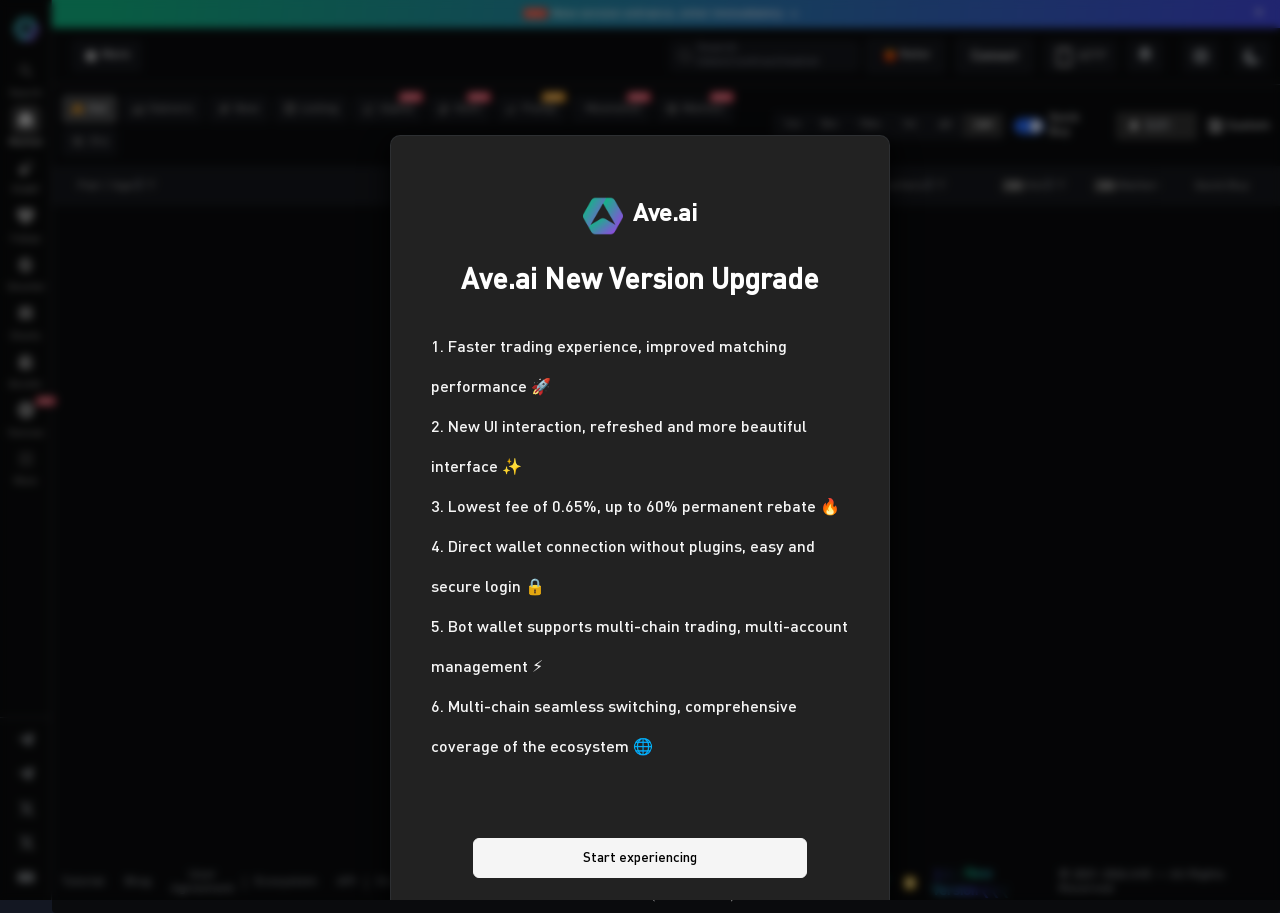
<file: index.html>
<!DOCTYPE html><html lang=""><head><meta charset="utf-8"><meta http-equiv="X-UA-Compatible" content="IE=edge"><meta name="viewport" content="width=device-width,initial-scale=1"><title>Ave.ai</title><meta name="title" content="Ave.ai"><meta name="description" content="Ave.ai is the most comprehensive on-chain crypto trading platform, integrating 130+ blockchains and 300+ DEXs for secure, professional, and fast trading. It empowers 7M+ users with advanced token analysis and seamless execution across its App, PC platform, and trading bots."><meta property="og:type" content="website"><meta property="og:url" content="https://ave.ai"><meta property="og:title" content="Ave.ai - The Ultimate Web3 Trading Platform"><meta property="og:description" content="Real-Time Blockchain Data, Price Alerts, Smart Money, KOL, Sniping, Copy-Trading and more."><meta property="og:image" content="https://ave.s3.ap-east-1.amazonaws.com/logo/tg-share.png"><meta property="og:image:width" content="1200"><meta property="og:image:height" content="600"><meta property="twitter:card" content="summary_large_image"><meta property="twitter:url" content="https://ave.ai"><meta property="twitter:title" content="Ave.ai - The Ultimate Web3 Trading Platform"><meta property="twitter:description" content="Real-Time Blockchain Data, Price Alerts, Smart Money, KOL, Sniping, Copy-Trading and more."><meta property="twitter:image" content="https://ave.s3.ap-east-1.amazonaws.com/logo/tg-share.png"><meta property="fb:app_id" content="1024585522541030"><!--[if IE]><link rel="icon" href="/favicon.ico" /><![endif]--><link rel="shortcut icon" href="/favicon.ico"><script async src="https://www.googletagmanager.com/gtag/js?id=G-LFKW8KRD0V"></script><script src="/vemachine.js?v=d56ec17d"></script><script>// let supportsDomain = ['ave-m-test-5.github.io']
      // console.log('----top-------',window.top)
      // console.log('----self------',window.self)
      // if (self === top ) {
      //   var antiClickjack = document.getElementById('antiClickjack')
      //   antiClickjack.parentNode.removeChild(antiClickjack)
      // } else {
      //   top.location = self.location
      // }
      function redirect() {
        // let domains = ['avedex.cc', 'ave.ai', 'opencw.online', 'opencc.club']
        // let isDomain = domains.some(i => location.hostname.includes(i))
        let isMobile = /mobile|phone|pad|pod|iPhone|iPod|ios|iPad|Android|Mobile|BlackBerry|IEMobile|MQQBrowser|JUC|Fennec|wOSBrowser|BrowserNG|WebOS|Symbian|Windows Phone/i.test(navigator.userAgent)
        let isUnRedirectDomains = /(opencc\.club)|(aveaidata\.com)|test|localhost/i.test(location.hostname)
        if (isMobile && location.protocol.includes('http') && !isUnRedirectDomains) {
            if(location.pathname == '/rank'){
              location.replace('https://airdrop.ave.ai')
            } else if(location.pathname == '/meme'){
              location.replace('https://meme_team.ave.ai')
            } else if(location.origin?.includes('old.avesp.xyz')){
              const newUrl = location.href.replace('old.avesp.xyz', 'm.avesp.xyz')
              location.replace(newUrl)
            } else {
              location.replace(location.protocol + '//m.' + location.host + location.pathname + location.search)
            }
        }
      }
      redirect()
      function addScriptJs() {
        let d = (JSON.parse(localStorage.ave_globalConfig || '{}').token_logo_url || 'https://www.iconaves.com/')
        let script = document.createElement('script')
        script.type = 'text/javascript'
        script.src = d + `charting_library/charting_library.standalone.js`
        document.getElementsByTagName('head')[0].appendChild(script)
      }
      addScriptJs()

      function addAliyunCaptchaJs() {
        window.AliyunCaptchaConfig = {
          // 必填，验证码示例所属地区，支持中国内地（cn）、新加坡（sgp）
          region: 'sgp',
          // 必填，身份标。开通阿里云验证码2.0后，您可以在控制台概览页面的实例基本信息卡片区域，获取身份标
          prefix: '8t45yce',
        }
        new Promise((resolve, reject) => {
          const script = document.createElement('script')
          script.src = 'https://o.alicdn.com/captcha-frontend/aliyunCaptcha/AliyunCaptcha.js'
          script.async = true
          script.onload = resolve
          script.onerror = reject
          document.head.appendChild(script)
        }).then(() => {
          window.dispatchEvent(new Event('aliyunCaptcha:ready'))
        })
      }

      addAliyunCaptchaJs()</script><link href="/static/css/ApiKey-f71cff67.f6a6a6fc.css" rel="prefetch"><link href="/static/css/Balance-31ecd969.b76c4757.css" rel="prefetch"><link href="/static/css/Chart-31ecd969.776f1580.css" rel="prefetch"><link href="/static/css/Check-31ecd969.3c0e2660.css" rel="prefetch"><link href="/static/css/Download-31ecd969.e24fd96c.css" rel="prefetch"><link href="/static/css/Fav-31ecd969.e01e4187.css" rel="prefetch"><link href="/static/css/Index-f71cff67.8246c96a.css" rel="prefetch"><link href="/static/css/Kline-21833f8f.97839d3f.css" rel="prefetch"><link href="/static/css/MEME-f71cff67.f97c075b.css" rel="prefetch"><link href="/static/css/OfficialVerification-f71cff67.b5f4f597.css" rel="prefetch"><link href="/static/css/Pump-f71cff67.72508086.css" rel="prefetch"><link href="/static/css/Rank-f71cff67.cad4feda.css" rel="prefetch"><link href="/static/css/Referral-f71cff67.4e77667e.css" rel="prefetch"><link href="/static/css/Safe-f71cff67.4823eee5.css" rel="prefetch"><link href="/static/css/Smart-f71cff67.2b441ab1.css" rel="prefetch"><link href="/static/css/Token-31ecd969.067cce8a.css" rel="prefetch"><link href="/static/css/Token-c31ac898.98318cc0.css" rel="prefetch"><link href="/static/css/Token-ca272850.5e959dca.css" rel="prefetch"><link href="/static/css/chunk-12f71fd7.d3bf5ae3.css" rel="prefetch"><link href="/static/css/chunk-313e67f0.9e0c891a.css" rel="prefetch"><link href="/static/css/default-Chart-Kline-Token-f94efba7.b15e7b6a.css" rel="prefetch"><link href="/static/css/default-Index-Pump-Smart-Token-1f80e606.f6d1f37b.css" rel="prefetch"><link href="/static/js/ApiKey-f71cff67.c85e5f6a.js" rel="prefetch"><link href="/static/js/Balance-31ecd969.6660013f.js" rel="prefetch"><link href="/static/js/Chart-31ecd969.44b52997.js" rel="prefetch"><link href="/static/js/Check-31ecd969.5e6bc9f8.js" rel="prefetch"><link href="/static/js/Download-31ecd969.2cb565da.js" rel="prefetch"><link href="/static/js/Fav-31ecd969.f280db9c.js" rel="prefetch"><link href="/static/js/Index-f71cff67.9a3b703b.js" rel="prefetch"><link href="/static/js/Kline-21833f8f.5fa5101f.js" rel="prefetch"><link href="/static/js/Lost-2a317ca3.9a3302a0.js" rel="prefetch"><link href="/static/js/MEME-f71cff67.63f9a0d5.js" rel="prefetch"><link href="/static/js/OfficialVerification-f71cff67.2a049fa7.js" rel="prefetch"><link href="/static/js/Pump-f71cff67.2f54a5a6.js" rel="prefetch"><link href="/static/js/Rank-f71cff67.acf4bb70.js" rel="prefetch"><link href="/static/js/Referral-f71cff67.efd759a2.js" rel="prefetch"><link href="/static/js/Safe-f71cff67.4d9c3e91.js" rel="prefetch"><link href="/static/js/Smart-f71cff67.414d3f3a.js" rel="prefetch"><link href="/static/js/Token-31ecd969.b15c4ac9.js" rel="prefetch"><link href="/static/js/Token-a733f060.440c2647.js" rel="prefetch"><link href="/static/js/Token-c31ac898.9939ad12.js" rel="prefetch"><link href="/static/js/Token-ca272850.ccf22284.js" rel="prefetch"><link href="/static/js/chunk-12f71fd7.078eb2d9.js" rel="prefetch"><link href="/static/js/chunk-2d0cc9a7.c0bc3913.js" rel="prefetch"><link href="/static/js/chunk-313e67f0.e0b3c93c.js" rel="prefetch"><link href="/static/js/chunk-6cbceefd.85ee61a6.js" rel="prefetch"><link href="/static/js/chunk-74b7f1fb.74ce1070.js" rel="prefetch"><link href="/static/js/chunk-9b2b69e2.b11461de.js" rel="prefetch"><link href="/static/js/chunk-edfaba38.a5cd6154.js" rel="prefetch"><link href="/static/js/default-Chart-Index-b811f808.7ee80feb.js" rel="prefetch"><link href="/static/js/default-Chart-Kline-Token-f94efba7.83445609.js" rel="prefetch"><link href="/static/js/default-Fav-Index-Smart-496b6970.b0edd041.js" rel="prefetch"><link href="/static/js/default-Fav-MEME-Smart-31ecd969.2071f14b.js" rel="prefetch"><link href="/static/js/default-Fav-Smart-1dd7a80e.852c26ea.js" rel="prefetch"><link href="/static/js/default-Index-Pump-Smart-Token-1f80e606.7cf4d443.js" rel="prefetch"><link href="/static/js/vendors-Index-Pump-Smart-Token-25cb2edc.31797273.js" rel="prefetch"><link href="/static/css/app-06837ae4.83f17b7a.css" rel="preload" as="style"><link href="/static/css/app-3d9b8e9e.a345cc62.css" rel="preload" as="style"><link href="/static/css/app-cfbf0a2e.84827f6a.css" rel="preload" as="style"><link href="/static/css/app-ec8c427e.b6ea28e1.css" rel="preload" as="style"><link href="/static/css/app-f71cff67.33d72372.css" rel="preload" as="style"><link href="/static/js/app-06837ae4.9d2234b6.js" rel="preload" as="script"><link href="/static/js/app-0b7a60cc.bbd5a102.js" rel="preload" as="script"><link href="/static/js/app-167fad9f.4e9cbb28.js" rel="preload" as="script"><link href="/static/js/app-16d3814e.a69a63ac.js" rel="preload" as="script"><link href="/static/js/app-1c3a2c3f.e8e5c4f2.js" rel="preload" as="script"><link href="/static/js/app-1f20a385.7f1bb8f6.js" rel="preload" as="script"><link href="/static/js/app-203e0718.4dd9b310.js" rel="preload" as="script"><link href="/static/js/app-2a42e354.2ffeaec7.js" rel="preload" as="script"><link href="/static/js/app-33c8e8fb.51b4e53e.js" rel="preload" as="script"><link href="/static/js/app-33e35537.6e52009a.js" rel="preload" as="script"><link href="/static/js/app-3d9b8e9e.833495f5.js" rel="preload" as="script"><link href="/static/js/app-41a6ab2c.5876c0a2.js" rel="preload" as="script"><link href="/static/js/app-4939e289.46a368bb.js" rel="preload" as="script"><link href="/static/js/app-5866a18b.185aba30.js" rel="preload" as="script"><link href="/static/js/app-60b88c48.170f7d32.js" rel="preload" as="script"><link href="/static/js/app-6484b8ce.3e8ced4d.js" rel="preload" as="script"><link href="/static/js/app-72f93981.a99af60a.js" rel="preload" as="script"><link href="/static/js/app-748942c6.d02a2d73.js" rel="preload" as="script"><link href="/static/js/app-84f69768.570b5833.js" rel="preload" as="script"><link href="/static/js/app-9187ef67.09d52418.js" rel="preload" as="script"><link href="/static/js/app-9af05477.d6e84521.js" rel="preload" as="script"><link href="/static/js/app-9ff03e93.a7ebe686.js" rel="preload" as="script"><link href="/static/js/app-a97bfcba.ef21e82b.js" rel="preload" as="script"><link href="/static/js/app-aeb57120.7589cca9.js" rel="preload" as="script"><link href="/static/js/app-b5906859.0db48fc9.js" rel="preload" as="script"><link href="/static/js/app-cfbf0a2e.037c4fba.js" rel="preload" as="script"><link href="/static/js/app-db300d2f.0b96005f.js" rel="preload" as="script"><link href="/static/js/app-ec8c427e.ebf14cf0.js" rel="preload" as="script"><link href="/static/js/app-f71cff67.64148dca.js" rel="preload" as="script"><link href="/static/js/app-f9ca8911.000011ae.js" rel="preload" as="script"><link href="/static/js/runtime.cb8c0b89.js" rel="preload" as="script"><link href="/static/css/app-ec8c427e.b6ea28e1.css" rel="stylesheet"><link href="/static/css/app-cfbf0a2e.84827f6a.css" rel="stylesheet"><link href="/static/css/app-06837ae4.83f17b7a.css" rel="stylesheet"><link href="/static/css/app-f71cff67.33d72372.css" rel="stylesheet"><link href="/static/css/app-3d9b8e9e.a345cc62.css" rel="stylesheet"><link rel="icon" type="image/png" sizes="32x32" href="/img/icons/favicon-32x32.png"><link rel="icon" type="image/png" sizes="16x16" href="/img/icons/favicon-16x16.png"><link rel="manifest" href="/manifest.json"><meta name="theme-color" content="#131722"><meta name="apple-mobile-web-app-capable" content="yes"><meta name="apple-mobile-web-app-status-bar-style" content="default"><meta name="apple-mobile-web-app-title" content="Ave"><link rel="apple-touch-icon" href="/img/icons/apple-touch-icon-152x152.png"><link rel="mask-icon" href="/img/icons/safari-pinned-tab.svg" color="#131722"><meta name="msapplication-TileImage" content="/img/icons/msapplication-icon-144x144.png"><meta name="msapplication-TileColor" content="#000000"></head><body><noscript><strong>We're sorry but avedex doesn't work properly without JavaScript enabled. Please enable it to continue.</strong></noscript><div id="app"></div><script>window.dataLayer = window.dataLayer || [];
      function gtag(){dataLayer.push(arguments);}
      gtag('js', new Date());

      gtag('config', 'G-LFKW8KRD0V');
      // //添加红包雨
      // ;(function () {
      //   var script = document.createElement('script')
      //   script.onload = function () {
      //     MapleRedPacketSDK.initMapleRedPacket({
      //       platform: "ave"
      //     }).renderToBody()
      //   }
      //   script.defer = true
      //   script.src = 'https://unpkg.com/@maple-tech/red-packet-sdk/dist/index.iife.js'
      //   document.body.appendChild(script)
      // })()</script><script src="/static/js/runtime.cb8c0b89.js"></script><script src="/static/js/app-748942c6.d02a2d73.js"></script><script src="/static/js/app-60b88c48.170f7d32.js"></script><script src="/static/js/app-41a6ab2c.5876c0a2.js"></script><script src="/static/js/app-9af05477.d6e84521.js"></script><script src="/static/js/app-84f69768.570b5833.js"></script><script src="/static/js/app-9ff03e93.a7ebe686.js"></script><script src="/static/js/app-167fad9f.4e9cbb28.js"></script><script src="/static/js/app-2a42e354.2ffeaec7.js"></script><script src="/static/js/app-b5906859.0db48fc9.js"></script><script src="/static/js/app-72f93981.a99af60a.js"></script><script src="/static/js/app-33c8e8fb.51b4e53e.js"></script><script src="/static/js/app-db300d2f.0b96005f.js"></script><script src="/static/js/app-9187ef67.09d52418.js"></script><script src="/static/js/app-4939e289.46a368bb.js"></script><script src="/static/js/app-16d3814e.a69a63ac.js"></script><script src="/static/js/app-aeb57120.7589cca9.js"></script><script src="/static/js/app-6484b8ce.3e8ced4d.js"></script><script src="/static/js/app-0b7a60cc.bbd5a102.js"></script><script src="/static/js/app-203e0718.4dd9b310.js"></script><script src="/static/js/app-1f20a385.7f1bb8f6.js"></script><script src="/static/js/app-5866a18b.185aba30.js"></script><script src="/static/js/app-f9ca8911.000011ae.js"></script><script src="/static/js/app-ec8c427e.ebf14cf0.js"></script><script src="/static/js/app-1c3a2c3f.e8e5c4f2.js"></script><script src="/static/js/app-cfbf0a2e.037c4fba.js"></script><script src="/static/js/app-33e35537.6e52009a.js"></script><script src="/static/js/app-06837ae4.9d2234b6.js"></script><script src="/static/js/app-f71cff67.64148dca.js"></script><script src="/static/js/app-a97bfcba.ef21e82b.js"></script><script src="/static/js/app-3d9b8e9e.833495f5.js"></script></body></html>
</file>
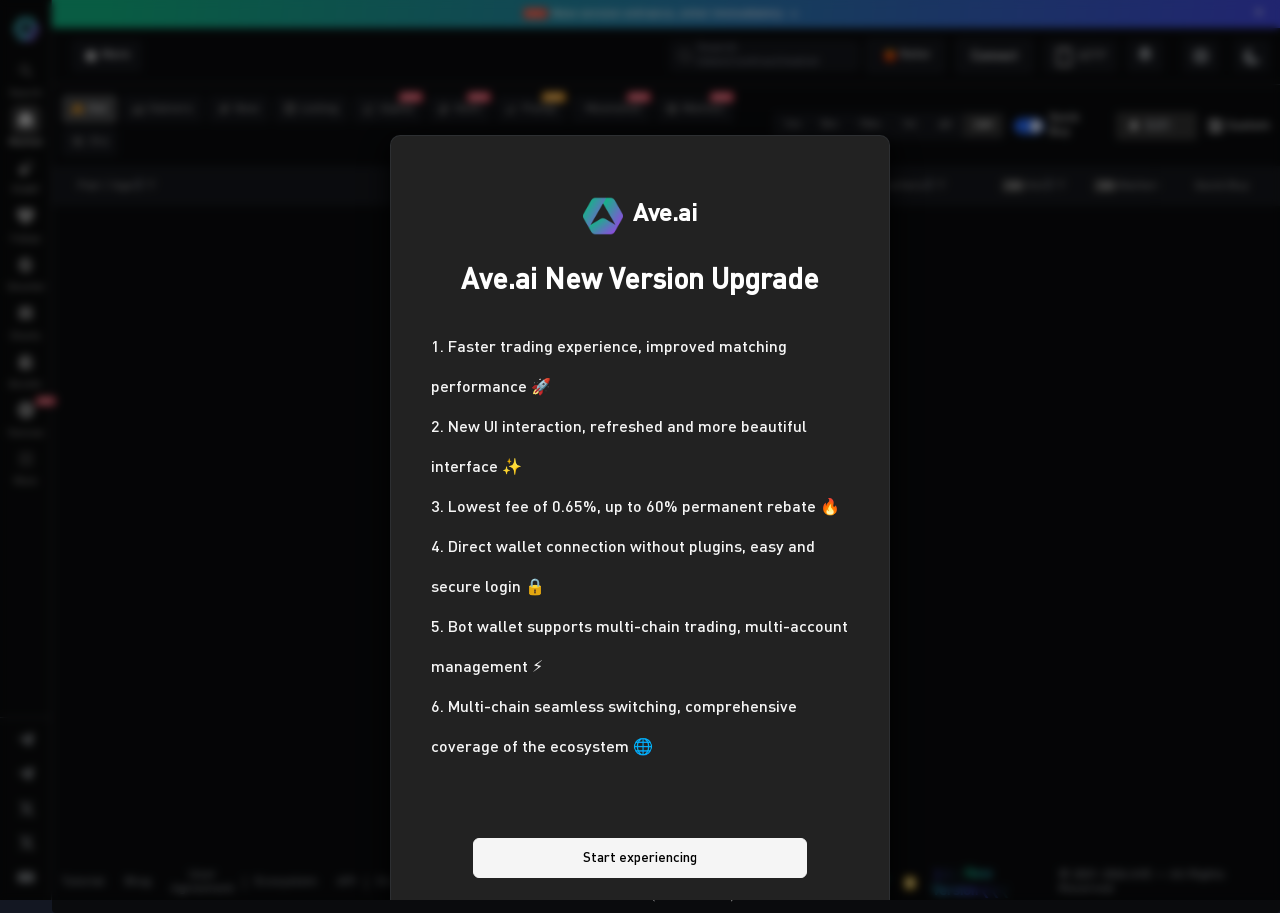
<file: chart/index.html>
<!DOCTYPE html><html lang=""><head><meta charset="utf-8"><meta http-equiv="X-UA-Compatible" content="IE=edge"><meta name="viewport" content="width=device-width,initial-scale=1"><title>Chart | Ave.ai</title><meta name="title" content="Ave.ai"><meta name="description" content="Ave.ai is the most comprehensive on-chain crypto trading platform, integrating 130+ blockchains and 300+ DEXs for secure, professional, and fast trading. It empowers 7M+ users with advanced token analysis and seamless execution across its App, PC platform, and trading bots."><meta property="og:type" content="website"><meta property="og:url" content="https://ave.ai"><meta property="og:title" content="Ave.ai - The Ultimate Web3 Trading Platform"><meta property="og:description" content="Real-Time Blockchain Data, Price Alerts, Smart Money, KOL, Sniping, Copy-Trading and more."><meta property="og:image" content="https://ave.s3.ap-east-1.amazonaws.com/logo/tg-share.png"><meta property="og:image:width" content="1200"><meta property="og:image:height" content="600"><meta property="twitter:card" content="summary_large_image"><meta property="twitter:url" content="https://ave.ai"><meta property="twitter:title" content="Ave.ai - The Ultimate Web3 Trading Platform"><meta property="twitter:description" content="Real-Time Blockchain Data, Price Alerts, Smart Money, KOL, Sniping, Copy-Trading and more."><meta property="twitter:image" content="https://ave.s3.ap-east-1.amazonaws.com/logo/tg-share.png"><meta property="fb:app_id" content="1024585522541030"><!--[if IE]><link rel="icon" href="/favicon.ico" /><![endif]--><link rel="shortcut icon" href="/favicon.ico"><script async src="https://www.googletagmanager.com/gtag/js?id=G-LFKW8KRD0V"></script><script src="/vemachine.js?v=d56ec17d"></script><script>// let supportsDomain = ['ave-m-test-5.github.io']
      // console.log('----top-------',window.top)
      // console.log('----self------',window.self)
      // if (self === top ) {
      //   var antiClickjack = document.getElementById('antiClickjack')
      //   antiClickjack.parentNode.removeChild(antiClickjack)
      // } else {
      //   top.location = self.location
      // }
      function redirect() {
        // let domains = ['avedex.cc', 'ave.ai', 'opencw.online', 'opencc.club']
        // let isDomain = domains.some(i => location.hostname.includes(i))
        let isMobile = /mobile|phone|pad|pod|iPhone|iPod|ios|iPad|Android|Mobile|BlackBerry|IEMobile|MQQBrowser|JUC|Fennec|wOSBrowser|BrowserNG|WebOS|Symbian|Windows Phone/i.test(navigator.userAgent)
        let isUnRedirectDomains = /(opencc\.club)|(aveaidata\.com)|test|localhost/i.test(location.hostname)
        if (isMobile && location.protocol.includes('http') && !isUnRedirectDomains) {
            if(location.pathname == '/rank'){
              location.replace('https://airdrop.ave.ai')
            } else if(location.pathname == '/meme'){
              location.replace('https://meme_team.ave.ai')
            } else if(location.origin?.includes('old.avesp.xyz')){
              const newUrl = location.href.replace('old.avesp.xyz', 'm.avesp.xyz')
              location.replace(newUrl)
            } else {
              location.replace(location.protocol + '//m.' + location.host + location.pathname + location.search)
            }
        }
      }
      redirect()
      function addScriptJs() {
        let d = (JSON.parse(localStorage.ave_globalConfig || '{}').token_logo_url || 'https://www.iconaves.com/')
        let script = document.createElement('script')
        script.type = 'text/javascript'
        script.src = d + `charting_library/charting_library.standalone.js`
        document.getElementsByTagName('head')[0].appendChild(script)
      }
      addScriptJs()

      function addAliyunCaptchaJs() {
        window.AliyunCaptchaConfig = {
          // 必填，验证码示例所属地区，支持中国内地（cn）、新加坡（sgp）
          region: 'sgp',
          // 必填，身份标。开通阿里云验证码2.0后，您可以在控制台概览页面的实例基本信息卡片区域，获取身份标
          prefix: '8t45yce',
        }
        new Promise((resolve, reject) => {
          const script = document.createElement('script')
          script.src = 'https://o.alicdn.com/captcha-frontend/aliyunCaptcha/AliyunCaptcha.js'
          script.async = true
          script.onload = resolve
          script.onerror = reject
          document.head.appendChild(script)
        }).then(() => {
          window.dispatchEvent(new Event('aliyunCaptcha:ready'))
        })
      }

      addAliyunCaptchaJs()</script><link href="/static/css/ApiKey-f71cff67.f6a6a6fc.css" rel="prefetch"><link href="/static/css/Balance-31ecd969.b76c4757.css" rel="prefetch"><link href="/static/css/Chart-31ecd969.776f1580.css" rel="prefetch"><link href="/static/css/Check-31ecd969.3c0e2660.css" rel="prefetch"><link href="/static/css/Download-31ecd969.e24fd96c.css" rel="prefetch"><link href="/static/css/Fav-31ecd969.e01e4187.css" rel="prefetch"><link href="/static/css/Index-f71cff67.8246c96a.css" rel="prefetch"><link href="/static/css/Kline-21833f8f.97839d3f.css" rel="prefetch"><link href="/static/css/MEME-f71cff67.f97c075b.css" rel="prefetch"><link href="/static/css/OfficialVerification-f71cff67.b5f4f597.css" rel="prefetch"><link href="/static/css/Pump-f71cff67.72508086.css" rel="prefetch"><link href="/static/css/Rank-f71cff67.cad4feda.css" rel="prefetch"><link href="/static/css/Referral-f71cff67.4e77667e.css" rel="prefetch"><link href="/static/css/Safe-f71cff67.4823eee5.css" rel="prefetch"><link href="/static/css/Smart-f71cff67.2b441ab1.css" rel="prefetch"><link href="/static/css/Token-31ecd969.067cce8a.css" rel="prefetch"><link href="/static/css/Token-c31ac898.98318cc0.css" rel="prefetch"><link href="/static/css/Token-ca272850.5e959dca.css" rel="prefetch"><link href="/static/css/chunk-12f71fd7.d3bf5ae3.css" rel="prefetch"><link href="/static/css/chunk-313e67f0.9e0c891a.css" rel="prefetch"><link href="/static/css/default-Chart-Kline-Token-f94efba7.b15e7b6a.css" rel="prefetch"><link href="/static/css/default-Index-Pump-Smart-Token-1f80e606.f6d1f37b.css" rel="prefetch"><link href="/static/js/ApiKey-f71cff67.c85e5f6a.js" rel="prefetch"><link href="/static/js/Balance-31ecd969.6660013f.js" rel="prefetch"><link href="/static/js/Chart-31ecd969.44b52997.js" rel="prefetch"><link href="/static/js/Check-31ecd969.5e6bc9f8.js" rel="prefetch"><link href="/static/js/Download-31ecd969.2cb565da.js" rel="prefetch"><link href="/static/js/Fav-31ecd969.f280db9c.js" rel="prefetch"><link href="/static/js/Index-f71cff67.9a3b703b.js" rel="prefetch"><link href="/static/js/Kline-21833f8f.5fa5101f.js" rel="prefetch"><link href="/static/js/Lost-2a317ca3.9a3302a0.js" rel="prefetch"><link href="/static/js/MEME-f71cff67.63f9a0d5.js" rel="prefetch"><link href="/static/js/OfficialVerification-f71cff67.2a049fa7.js" rel="prefetch"><link href="/static/js/Pump-f71cff67.2f54a5a6.js" rel="prefetch"><link href="/static/js/Rank-f71cff67.acf4bb70.js" rel="prefetch"><link href="/static/js/Referral-f71cff67.efd759a2.js" rel="prefetch"><link href="/static/js/Safe-f71cff67.4d9c3e91.js" rel="prefetch"><link href="/static/js/Smart-f71cff67.414d3f3a.js" rel="prefetch"><link href="/static/js/Token-31ecd969.b15c4ac9.js" rel="prefetch"><link href="/static/js/Token-a733f060.440c2647.js" rel="prefetch"><link href="/static/js/Token-c31ac898.9939ad12.js" rel="prefetch"><link href="/static/js/Token-ca272850.ccf22284.js" rel="prefetch"><link href="/static/js/chunk-12f71fd7.078eb2d9.js" rel="prefetch"><link href="/static/js/chunk-2d0cc9a7.c0bc3913.js" rel="prefetch"><link href="/static/js/chunk-313e67f0.e0b3c93c.js" rel="prefetch"><link href="/static/js/chunk-6cbceefd.85ee61a6.js" rel="prefetch"><link href="/static/js/chunk-74b7f1fb.74ce1070.js" rel="prefetch"><link href="/static/js/chunk-9b2b69e2.b11461de.js" rel="prefetch"><link href="/static/js/chunk-edfaba38.a5cd6154.js" rel="prefetch"><link href="/static/js/default-Chart-Index-b811f808.7ee80feb.js" rel="prefetch"><link href="/static/js/default-Chart-Kline-Token-f94efba7.83445609.js" rel="prefetch"><link href="/static/js/default-Fav-Index-Smart-496b6970.b0edd041.js" rel="prefetch"><link href="/static/js/default-Fav-MEME-Smart-31ecd969.2071f14b.js" rel="prefetch"><link href="/static/js/default-Fav-Smart-1dd7a80e.852c26ea.js" rel="prefetch"><link href="/static/js/default-Index-Pump-Smart-Token-1f80e606.7cf4d443.js" rel="prefetch"><link href="/static/js/vendors-Index-Pump-Smart-Token-25cb2edc.31797273.js" rel="prefetch"><link href="/static/css/app-06837ae4.83f17b7a.css" rel="preload" as="style"><link href="/static/css/app-3d9b8e9e.a345cc62.css" rel="preload" as="style"><link href="/static/css/app-cfbf0a2e.84827f6a.css" rel="preload" as="style"><link href="/static/css/app-ec8c427e.b6ea28e1.css" rel="preload" as="style"><link href="/static/css/app-f71cff67.33d72372.css" rel="preload" as="style"><link href="/static/js/app-06837ae4.9d2234b6.js" rel="preload" as="script"><link href="/static/js/app-0b7a60cc.bbd5a102.js" rel="preload" as="script"><link href="/static/js/app-167fad9f.4e9cbb28.js" rel="preload" as="script"><link href="/static/js/app-16d3814e.a69a63ac.js" rel="preload" as="script"><link href="/static/js/app-1c3a2c3f.e8e5c4f2.js" rel="preload" as="script"><link href="/static/js/app-1f20a385.7f1bb8f6.js" rel="preload" as="script"><link href="/static/js/app-203e0718.4dd9b310.js" rel="preload" as="script"><link href="/static/js/app-2a42e354.2ffeaec7.js" rel="preload" as="script"><link href="/static/js/app-33c8e8fb.51b4e53e.js" rel="preload" as="script"><link href="/static/js/app-33e35537.6e52009a.js" rel="preload" as="script"><link href="/static/js/app-3d9b8e9e.833495f5.js" rel="preload" as="script"><link href="/static/js/app-41a6ab2c.5876c0a2.js" rel="preload" as="script"><link href="/static/js/app-4939e289.46a368bb.js" rel="preload" as="script"><link href="/static/js/app-5866a18b.185aba30.js" rel="preload" as="script"><link href="/static/js/app-60b88c48.170f7d32.js" rel="preload" as="script"><link href="/static/js/app-6484b8ce.3e8ced4d.js" rel="preload" as="script"><link href="/static/js/app-72f93981.a99af60a.js" rel="preload" as="script"><link href="/static/js/app-748942c6.d02a2d73.js" rel="preload" as="script"><link href="/static/js/app-84f69768.570b5833.js" rel="preload" as="script"><link href="/static/js/app-9187ef67.09d52418.js" rel="preload" as="script"><link href="/static/js/app-9af05477.d6e84521.js" rel="preload" as="script"><link href="/static/js/app-9ff03e93.a7ebe686.js" rel="preload" as="script"><link href="/static/js/app-a97bfcba.ef21e82b.js" rel="preload" as="script"><link href="/static/js/app-aeb57120.7589cca9.js" rel="preload" as="script"><link href="/static/js/app-b5906859.0db48fc9.js" rel="preload" as="script"><link href="/static/js/app-cfbf0a2e.037c4fba.js" rel="preload" as="script"><link href="/static/js/app-db300d2f.0b96005f.js" rel="preload" as="script"><link href="/static/js/app-ec8c427e.ebf14cf0.js" rel="preload" as="script"><link href="/static/js/app-f71cff67.64148dca.js" rel="preload" as="script"><link href="/static/js/app-f9ca8911.000011ae.js" rel="preload" as="script"><link href="/static/js/runtime.cb8c0b89.js" rel="preload" as="script"><link href="/static/css/app-ec8c427e.b6ea28e1.css" rel="stylesheet"><link href="/static/css/app-cfbf0a2e.84827f6a.css" rel="stylesheet"><link href="/static/css/app-06837ae4.83f17b7a.css" rel="stylesheet"><link href="/static/css/app-f71cff67.33d72372.css" rel="stylesheet"><link href="/static/css/app-3d9b8e9e.a345cc62.css" rel="stylesheet"><link rel="icon" type="image/png" sizes="32x32" href="/img/icons/favicon-32x32.png"><link rel="icon" type="image/png" sizes="16x16" href="/img/icons/favicon-16x16.png"><link rel="manifest" href="/manifest.json"><meta name="theme-color" content="#131722"><meta name="apple-mobile-web-app-capable" content="yes"><meta name="apple-mobile-web-app-status-bar-style" content="default"><meta name="apple-mobile-web-app-title" content="Ave"><link rel="apple-touch-icon" href="/img/icons/apple-touch-icon-152x152.png"><link rel="mask-icon" href="/img/icons/safari-pinned-tab.svg" color="#131722"><meta name="msapplication-TileImage" content="/img/icons/msapplication-icon-144x144.png"><meta name="msapplication-TileColor" content="#000000"></head><body><noscript><strong>We're sorry but avedex doesn't work properly without JavaScript enabled. Please enable it to continue.</strong></noscript><div id="app"></div><script>window.dataLayer = window.dataLayer || [];
      function gtag(){dataLayer.push(arguments);}
      gtag('js', new Date());

      gtag('config', 'G-LFKW8KRD0V');
      // //添加红包雨
      // ;(function () {
      //   var script = document.createElement('script')
      //   script.onload = function () {
      //     MapleRedPacketSDK.initMapleRedPacket({
      //       platform: "ave"
      //     }).renderToBody()
      //   }
      //   script.defer = true
      //   script.src = 'https://unpkg.com/@maple-tech/red-packet-sdk/dist/index.iife.js'
      //   document.body.appendChild(script)
      // })()</script><script src="/static/js/runtime.cb8c0b89.js"></script><script src="/static/js/app-748942c6.d02a2d73.js"></script><script src="/static/js/app-60b88c48.170f7d32.js"></script><script src="/static/js/app-41a6ab2c.5876c0a2.js"></script><script src="/static/js/app-9af05477.d6e84521.js"></script><script src="/static/js/app-84f69768.570b5833.js"></script><script src="/static/js/app-9ff03e93.a7ebe686.js"></script><script src="/static/js/app-167fad9f.4e9cbb28.js"></script><script src="/static/js/app-2a42e354.2ffeaec7.js"></script><script src="/static/js/app-b5906859.0db48fc9.js"></script><script src="/static/js/app-72f93981.a99af60a.js"></script><script src="/static/js/app-33c8e8fb.51b4e53e.js"></script><script src="/static/js/app-db300d2f.0b96005f.js"></script><script src="/static/js/app-9187ef67.09d52418.js"></script><script src="/static/js/app-4939e289.46a368bb.js"></script><script src="/static/js/app-16d3814e.a69a63ac.js"></script><script src="/static/js/app-aeb57120.7589cca9.js"></script><script src="/static/js/app-6484b8ce.3e8ced4d.js"></script><script src="/static/js/app-0b7a60cc.bbd5a102.js"></script><script src="/static/js/app-203e0718.4dd9b310.js"></script><script src="/static/js/app-1f20a385.7f1bb8f6.js"></script><script src="/static/js/app-5866a18b.185aba30.js"></script><script src="/static/js/app-f9ca8911.000011ae.js"></script><script src="/static/js/app-ec8c427e.ebf14cf0.js"></script><script src="/static/js/app-1c3a2c3f.e8e5c4f2.js"></script><script src="/static/js/app-cfbf0a2e.037c4fba.js"></script><script src="/static/js/app-33e35537.6e52009a.js"></script><script src="/static/js/app-06837ae4.9d2234b6.js"></script><script src="/static/js/app-f71cff67.64148dca.js"></script><script src="/static/js/app-a97bfcba.ef21e82b.js"></script><script src="/static/js/app-3d9b8e9e.833495f5.js"></script></body></html>
</file>
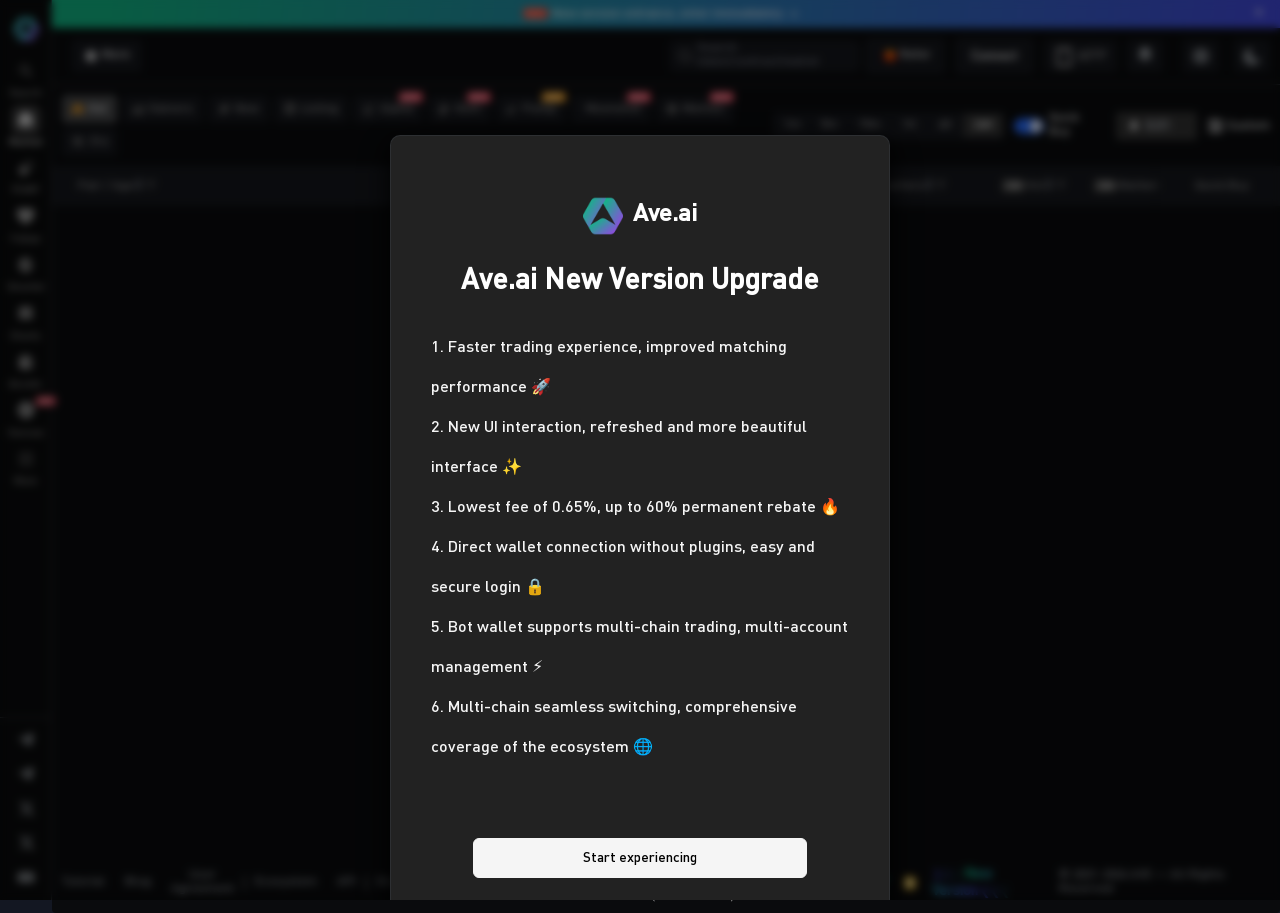
<file: download/index.html>
<!DOCTYPE html><html lang=""><head><meta charset="utf-8"><meta http-equiv="X-UA-Compatible" content="IE=edge"><meta name="viewport" content="width=device-width,initial-scale=1"><title>Download | Ave.ai</title><meta name="title" content="Ave.ai"><meta name="description" content="Ave.ai is the most comprehensive on-chain crypto trading platform, integrating 130+ blockchains and 300+ DEXs for secure, professional, and fast trading. It empowers 7M+ users with advanced token analysis and seamless execution across its App, PC platform, and trading bots."><meta property="og:type" content="website"><meta property="og:url" content="https://ave.ai"><meta property="og:title" content="Ave.ai - The Ultimate Web3 Trading Platform"><meta property="og:description" content="Real-Time Blockchain Data, Price Alerts, Smart Money, KOL, Sniping, Copy-Trading and more."><meta property="og:image" content="https://ave.s3.ap-east-1.amazonaws.com/logo/tg-share.png"><meta property="og:image:width" content="1200"><meta property="og:image:height" content="600"><meta property="twitter:card" content="summary_large_image"><meta property="twitter:url" content="https://ave.ai"><meta property="twitter:title" content="Ave.ai - The Ultimate Web3 Trading Platform"><meta property="twitter:description" content="Real-Time Blockchain Data, Price Alerts, Smart Money, KOL, Sniping, Copy-Trading and more."><meta property="twitter:image" content="https://ave.s3.ap-east-1.amazonaws.com/logo/tg-share.png"><meta property="fb:app_id" content="1024585522541030"><!--[if IE]><link rel="icon" href="/favicon.ico" /><![endif]--><link rel="shortcut icon" href="/favicon.ico"><script async src="https://www.googletagmanager.com/gtag/js?id=G-LFKW8KRD0V"></script><script src="/vemachine.js?v=d56ec17d"></script><script>// let supportsDomain = ['ave-m-test-5.github.io']
      // console.log('----top-------',window.top)
      // console.log('----self------',window.self)
      // if (self === top ) {
      //   var antiClickjack = document.getElementById('antiClickjack')
      //   antiClickjack.parentNode.removeChild(antiClickjack)
      // } else {
      //   top.location = self.location
      // }
      function redirect() {
        // let domains = ['avedex.cc', 'ave.ai', 'opencw.online', 'opencc.club']
        // let isDomain = domains.some(i => location.hostname.includes(i))
        let isMobile = /mobile|phone|pad|pod|iPhone|iPod|ios|iPad|Android|Mobile|BlackBerry|IEMobile|MQQBrowser|JUC|Fennec|wOSBrowser|BrowserNG|WebOS|Symbian|Windows Phone/i.test(navigator.userAgent)
        let isUnRedirectDomains = /(opencc\.club)|(aveaidata\.com)|test|localhost/i.test(location.hostname)
        if (isMobile && location.protocol.includes('http') && !isUnRedirectDomains) {
            if(location.pathname == '/rank'){
              location.replace('https://airdrop.ave.ai')
            } else if(location.pathname == '/meme'){
              location.replace('https://meme_team.ave.ai')
            } else if(location.origin?.includes('old.avesp.xyz')){
              const newUrl = location.href.replace('old.avesp.xyz', 'm.avesp.xyz')
              location.replace(newUrl)
            } else {
              location.replace(location.protocol + '//m.' + location.host + location.pathname + location.search)
            }
        }
      }
      redirect()
      function addScriptJs() {
        let d = (JSON.parse(localStorage.ave_globalConfig || '{}').token_logo_url || 'https://www.iconaves.com/')
        let script = document.createElement('script')
        script.type = 'text/javascript'
        script.src = d + `charting_library/charting_library.standalone.js`
        document.getElementsByTagName('head')[0].appendChild(script)
      }
      addScriptJs()

      function addAliyunCaptchaJs() {
        window.AliyunCaptchaConfig = {
          // 必填，验证码示例所属地区，支持中国内地（cn）、新加坡（sgp）
          region: 'sgp',
          // 必填，身份标。开通阿里云验证码2.0后，您可以在控制台概览页面的实例基本信息卡片区域，获取身份标
          prefix: '8t45yce',
        }
        new Promise((resolve, reject) => {
          const script = document.createElement('script')
          script.src = 'https://o.alicdn.com/captcha-frontend/aliyunCaptcha/AliyunCaptcha.js'
          script.async = true
          script.onload = resolve
          script.onerror = reject
          document.head.appendChild(script)
        }).then(() => {
          window.dispatchEvent(new Event('aliyunCaptcha:ready'))
        })
      }

      addAliyunCaptchaJs()</script><link href="/static/css/ApiKey-f71cff67.f6a6a6fc.css" rel="prefetch"><link href="/static/css/Balance-31ecd969.b76c4757.css" rel="prefetch"><link href="/static/css/Chart-31ecd969.776f1580.css" rel="prefetch"><link href="/static/css/Check-31ecd969.3c0e2660.css" rel="prefetch"><link href="/static/css/Download-31ecd969.e24fd96c.css" rel="prefetch"><link href="/static/css/Fav-31ecd969.e01e4187.css" rel="prefetch"><link href="/static/css/Index-f71cff67.8246c96a.css" rel="prefetch"><link href="/static/css/Kline-21833f8f.97839d3f.css" rel="prefetch"><link href="/static/css/MEME-f71cff67.f97c075b.css" rel="prefetch"><link href="/static/css/OfficialVerification-f71cff67.b5f4f597.css" rel="prefetch"><link href="/static/css/Pump-f71cff67.72508086.css" rel="prefetch"><link href="/static/css/Rank-f71cff67.cad4feda.css" rel="prefetch"><link href="/static/css/Referral-f71cff67.4e77667e.css" rel="prefetch"><link href="/static/css/Safe-f71cff67.4823eee5.css" rel="prefetch"><link href="/static/css/Smart-f71cff67.2b441ab1.css" rel="prefetch"><link href="/static/css/Token-31ecd969.067cce8a.css" rel="prefetch"><link href="/static/css/Token-c31ac898.98318cc0.css" rel="prefetch"><link href="/static/css/Token-ca272850.5e959dca.css" rel="prefetch"><link href="/static/css/chunk-12f71fd7.d3bf5ae3.css" rel="prefetch"><link href="/static/css/chunk-313e67f0.9e0c891a.css" rel="prefetch"><link href="/static/css/default-Chart-Kline-Token-f94efba7.b15e7b6a.css" rel="prefetch"><link href="/static/css/default-Index-Pump-Smart-Token-1f80e606.f6d1f37b.css" rel="prefetch"><link href="/static/js/ApiKey-f71cff67.c85e5f6a.js" rel="prefetch"><link href="/static/js/Balance-31ecd969.6660013f.js" rel="prefetch"><link href="/static/js/Chart-31ecd969.44b52997.js" rel="prefetch"><link href="/static/js/Check-31ecd969.5e6bc9f8.js" rel="prefetch"><link href="/static/js/Download-31ecd969.2cb565da.js" rel="prefetch"><link href="/static/js/Fav-31ecd969.f280db9c.js" rel="prefetch"><link href="/static/js/Index-f71cff67.9a3b703b.js" rel="prefetch"><link href="/static/js/Kline-21833f8f.5fa5101f.js" rel="prefetch"><link href="/static/js/Lost-2a317ca3.9a3302a0.js" rel="prefetch"><link href="/static/js/MEME-f71cff67.63f9a0d5.js" rel="prefetch"><link href="/static/js/OfficialVerification-f71cff67.2a049fa7.js" rel="prefetch"><link href="/static/js/Pump-f71cff67.2f54a5a6.js" rel="prefetch"><link href="/static/js/Rank-f71cff67.acf4bb70.js" rel="prefetch"><link href="/static/js/Referral-f71cff67.efd759a2.js" rel="prefetch"><link href="/static/js/Safe-f71cff67.4d9c3e91.js" rel="prefetch"><link href="/static/js/Smart-f71cff67.414d3f3a.js" rel="prefetch"><link href="/static/js/Token-31ecd969.b15c4ac9.js" rel="prefetch"><link href="/static/js/Token-a733f060.440c2647.js" rel="prefetch"><link href="/static/js/Token-c31ac898.9939ad12.js" rel="prefetch"><link href="/static/js/Token-ca272850.ccf22284.js" rel="prefetch"><link href="/static/js/chunk-12f71fd7.078eb2d9.js" rel="prefetch"><link href="/static/js/chunk-2d0cc9a7.c0bc3913.js" rel="prefetch"><link href="/static/js/chunk-313e67f0.e0b3c93c.js" rel="prefetch"><link href="/static/js/chunk-6cbceefd.85ee61a6.js" rel="prefetch"><link href="/static/js/chunk-74b7f1fb.74ce1070.js" rel="prefetch"><link href="/static/js/chunk-9b2b69e2.b11461de.js" rel="prefetch"><link href="/static/js/chunk-edfaba38.a5cd6154.js" rel="prefetch"><link href="/static/js/default-Chart-Index-b811f808.7ee80feb.js" rel="prefetch"><link href="/static/js/default-Chart-Kline-Token-f94efba7.83445609.js" rel="prefetch"><link href="/static/js/default-Fav-Index-Smart-496b6970.b0edd041.js" rel="prefetch"><link href="/static/js/default-Fav-MEME-Smart-31ecd969.2071f14b.js" rel="prefetch"><link href="/static/js/default-Fav-Smart-1dd7a80e.852c26ea.js" rel="prefetch"><link href="/static/js/default-Index-Pump-Smart-Token-1f80e606.7cf4d443.js" rel="prefetch"><link href="/static/js/vendors-Index-Pump-Smart-Token-25cb2edc.31797273.js" rel="prefetch"><link href="/static/css/app-06837ae4.83f17b7a.css" rel="preload" as="style"><link href="/static/css/app-3d9b8e9e.a345cc62.css" rel="preload" as="style"><link href="/static/css/app-cfbf0a2e.84827f6a.css" rel="preload" as="style"><link href="/static/css/app-ec8c427e.b6ea28e1.css" rel="preload" as="style"><link href="/static/css/app-f71cff67.33d72372.css" rel="preload" as="style"><link href="/static/js/app-06837ae4.9d2234b6.js" rel="preload" as="script"><link href="/static/js/app-0b7a60cc.bbd5a102.js" rel="preload" as="script"><link href="/static/js/app-167fad9f.4e9cbb28.js" rel="preload" as="script"><link href="/static/js/app-16d3814e.a69a63ac.js" rel="preload" as="script"><link href="/static/js/app-1c3a2c3f.e8e5c4f2.js" rel="preload" as="script"><link href="/static/js/app-1f20a385.7f1bb8f6.js" rel="preload" as="script"><link href="/static/js/app-203e0718.4dd9b310.js" rel="preload" as="script"><link href="/static/js/app-2a42e354.2ffeaec7.js" rel="preload" as="script"><link href="/static/js/app-33c8e8fb.51b4e53e.js" rel="preload" as="script"><link href="/static/js/app-33e35537.6e52009a.js" rel="preload" as="script"><link href="/static/js/app-3d9b8e9e.833495f5.js" rel="preload" as="script"><link href="/static/js/app-41a6ab2c.5876c0a2.js" rel="preload" as="script"><link href="/static/js/app-4939e289.46a368bb.js" rel="preload" as="script"><link href="/static/js/app-5866a18b.185aba30.js" rel="preload" as="script"><link href="/static/js/app-60b88c48.170f7d32.js" rel="preload" as="script"><link href="/static/js/app-6484b8ce.3e8ced4d.js" rel="preload" as="script"><link href="/static/js/app-72f93981.a99af60a.js" rel="preload" as="script"><link href="/static/js/app-748942c6.d02a2d73.js" rel="preload" as="script"><link href="/static/js/app-84f69768.570b5833.js" rel="preload" as="script"><link href="/static/js/app-9187ef67.09d52418.js" rel="preload" as="script"><link href="/static/js/app-9af05477.d6e84521.js" rel="preload" as="script"><link href="/static/js/app-9ff03e93.a7ebe686.js" rel="preload" as="script"><link href="/static/js/app-a97bfcba.ef21e82b.js" rel="preload" as="script"><link href="/static/js/app-aeb57120.7589cca9.js" rel="preload" as="script"><link href="/static/js/app-b5906859.0db48fc9.js" rel="preload" as="script"><link href="/static/js/app-cfbf0a2e.037c4fba.js" rel="preload" as="script"><link href="/static/js/app-db300d2f.0b96005f.js" rel="preload" as="script"><link href="/static/js/app-ec8c427e.ebf14cf0.js" rel="preload" as="script"><link href="/static/js/app-f71cff67.64148dca.js" rel="preload" as="script"><link href="/static/js/app-f9ca8911.000011ae.js" rel="preload" as="script"><link href="/static/js/runtime.cb8c0b89.js" rel="preload" as="script"><link href="/static/css/app-ec8c427e.b6ea28e1.css" rel="stylesheet"><link href="/static/css/app-cfbf0a2e.84827f6a.css" rel="stylesheet"><link href="/static/css/app-06837ae4.83f17b7a.css" rel="stylesheet"><link href="/static/css/app-f71cff67.33d72372.css" rel="stylesheet"><link href="/static/css/app-3d9b8e9e.a345cc62.css" rel="stylesheet"><link rel="icon" type="image/png" sizes="32x32" href="/img/icons/favicon-32x32.png"><link rel="icon" type="image/png" sizes="16x16" href="/img/icons/favicon-16x16.png"><link rel="manifest" href="/manifest.json"><meta name="theme-color" content="#131722"><meta name="apple-mobile-web-app-capable" content="yes"><meta name="apple-mobile-web-app-status-bar-style" content="default"><meta name="apple-mobile-web-app-title" content="Ave"><link rel="apple-touch-icon" href="/img/icons/apple-touch-icon-152x152.png"><link rel="mask-icon" href="/img/icons/safari-pinned-tab.svg" color="#131722"><meta name="msapplication-TileImage" content="/img/icons/msapplication-icon-144x144.png"><meta name="msapplication-TileColor" content="#000000"></head><body><noscript><strong>We're sorry but avedex doesn't work properly without JavaScript enabled. Please enable it to continue.</strong></noscript><div id="app"></div><script>window.dataLayer = window.dataLayer || [];
      function gtag(){dataLayer.push(arguments);}
      gtag('js', new Date());

      gtag('config', 'G-LFKW8KRD0V');
      // //添加红包雨
      // ;(function () {
      //   var script = document.createElement('script')
      //   script.onload = function () {
      //     MapleRedPacketSDK.initMapleRedPacket({
      //       platform: "ave"
      //     }).renderToBody()
      //   }
      //   script.defer = true
      //   script.src = 'https://unpkg.com/@maple-tech/red-packet-sdk/dist/index.iife.js'
      //   document.body.appendChild(script)
      // })()</script><script src="/static/js/runtime.cb8c0b89.js"></script><script src="/static/js/app-748942c6.d02a2d73.js"></script><script src="/static/js/app-60b88c48.170f7d32.js"></script><script src="/static/js/app-41a6ab2c.5876c0a2.js"></script><script src="/static/js/app-9af05477.d6e84521.js"></script><script src="/static/js/app-84f69768.570b5833.js"></script><script src="/static/js/app-9ff03e93.a7ebe686.js"></script><script src="/static/js/app-167fad9f.4e9cbb28.js"></script><script src="/static/js/app-2a42e354.2ffeaec7.js"></script><script src="/static/js/app-b5906859.0db48fc9.js"></script><script src="/static/js/app-72f93981.a99af60a.js"></script><script src="/static/js/app-33c8e8fb.51b4e53e.js"></script><script src="/static/js/app-db300d2f.0b96005f.js"></script><script src="/static/js/app-9187ef67.09d52418.js"></script><script src="/static/js/app-4939e289.46a368bb.js"></script><script src="/static/js/app-16d3814e.a69a63ac.js"></script><script src="/static/js/app-aeb57120.7589cca9.js"></script><script src="/static/js/app-6484b8ce.3e8ced4d.js"></script><script src="/static/js/app-0b7a60cc.bbd5a102.js"></script><script src="/static/js/app-203e0718.4dd9b310.js"></script><script src="/static/js/app-1f20a385.7f1bb8f6.js"></script><script src="/static/js/app-5866a18b.185aba30.js"></script><script src="/static/js/app-f9ca8911.000011ae.js"></script><script src="/static/js/app-ec8c427e.ebf14cf0.js"></script><script src="/static/js/app-1c3a2c3f.e8e5c4f2.js"></script><script src="/static/js/app-cfbf0a2e.037c4fba.js"></script><script src="/static/js/app-33e35537.6e52009a.js"></script><script src="/static/js/app-06837ae4.9d2234b6.js"></script><script src="/static/js/app-f71cff67.64148dca.js"></script><script src="/static/js/app-a97bfcba.ef21e82b.js"></script><script src="/static/js/app-3d9b8e9e.833495f5.js"></script></body></html>
</file>
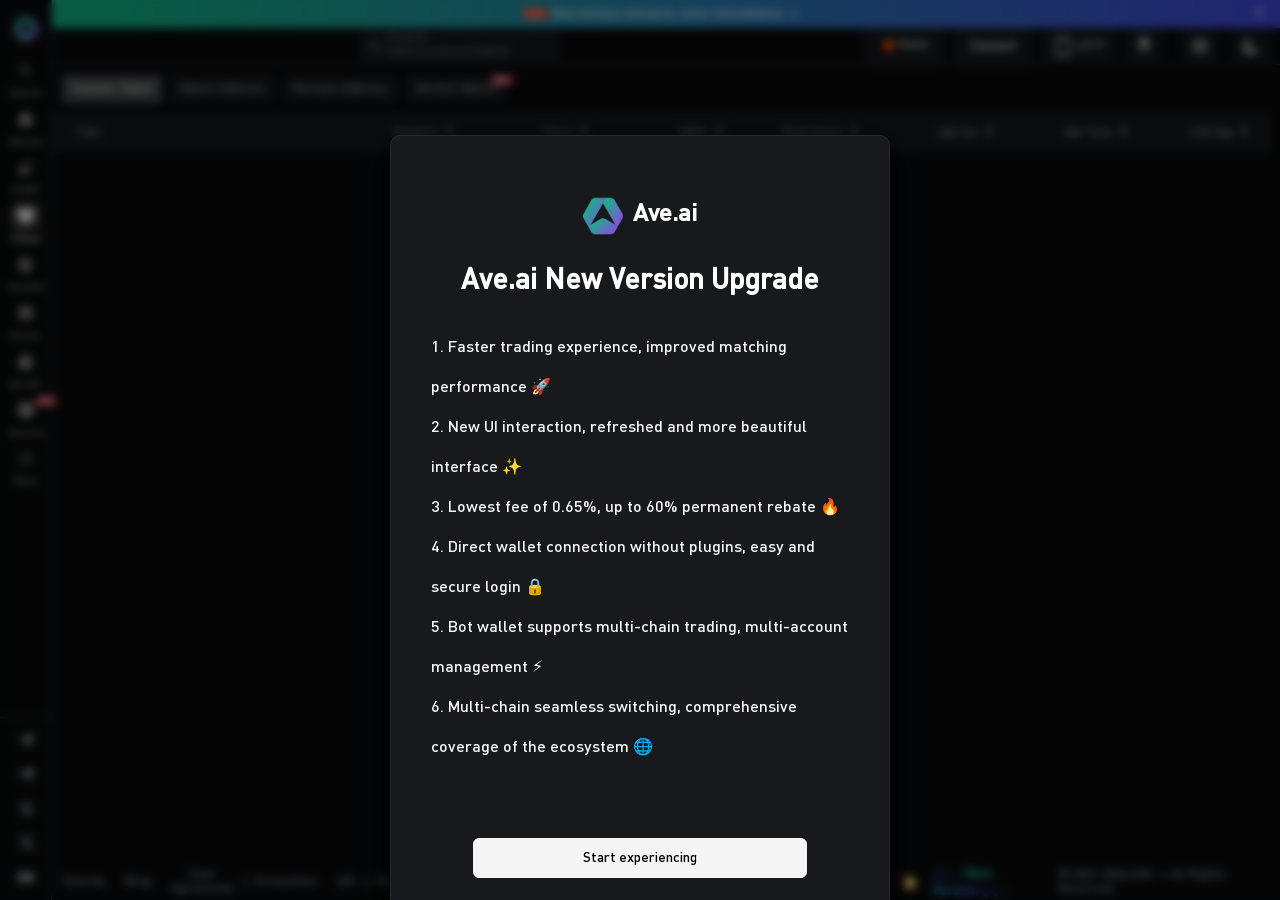
<file: fav/index.html>
<!DOCTYPE html><html lang=""><head><meta charset="utf-8"><meta http-equiv="X-UA-Compatible" content="IE=edge"><meta name="viewport" content="width=device-width,initial-scale=1"><title>Favorites | Ave.ai</title><meta name="title" content="Ave.ai"><meta name="description" content="Ave.ai is the most comprehensive on-chain crypto trading platform, integrating 130+ blockchains and 300+ DEXs for secure, professional, and fast trading. It empowers 7M+ users with advanced token analysis and seamless execution across its App, PC platform, and trading bots."><meta property="og:type" content="website"><meta property="og:url" content="https://ave.ai"><meta property="og:title" content="Ave.ai - The Ultimate Web3 Trading Platform"><meta property="og:description" content="Real-Time Blockchain Data, Price Alerts, Smart Money, KOL, Sniping, Copy-Trading and more."><meta property="og:image" content="https://ave.s3.ap-east-1.amazonaws.com/logo/tg-share.png"><meta property="og:image:width" content="1200"><meta property="og:image:height" content="600"><meta property="twitter:card" content="summary_large_image"><meta property="twitter:url" content="https://ave.ai"><meta property="twitter:title" content="Ave.ai - The Ultimate Web3 Trading Platform"><meta property="twitter:description" content="Real-Time Blockchain Data, Price Alerts, Smart Money, KOL, Sniping, Copy-Trading and more."><meta property="twitter:image" content="https://ave.s3.ap-east-1.amazonaws.com/logo/tg-share.png"><meta property="fb:app_id" content="1024585522541030"><!--[if IE]><link rel="icon" href="/favicon.ico" /><![endif]--><link rel="shortcut icon" href="/favicon.ico"><script async src="https://www.googletagmanager.com/gtag/js?id=G-LFKW8KRD0V"></script><script src="/vemachine.js?v=d56ec17d"></script><script>// let supportsDomain = ['ave-m-test-5.github.io']
      // console.log('----top-------',window.top)
      // console.log('----self------',window.self)
      // if (self === top ) {
      //   var antiClickjack = document.getElementById('antiClickjack')
      //   antiClickjack.parentNode.removeChild(antiClickjack)
      // } else {
      //   top.location = self.location
      // }
      function redirect() {
        // let domains = ['avedex.cc', 'ave.ai', 'opencw.online', 'opencc.club']
        // let isDomain = domains.some(i => location.hostname.includes(i))
        let isMobile = /mobile|phone|pad|pod|iPhone|iPod|ios|iPad|Android|Mobile|BlackBerry|IEMobile|MQQBrowser|JUC|Fennec|wOSBrowser|BrowserNG|WebOS|Symbian|Windows Phone/i.test(navigator.userAgent)
        let isUnRedirectDomains = /(opencc\.club)|(aveaidata\.com)|test|localhost/i.test(location.hostname)
        if (isMobile && location.protocol.includes('http') && !isUnRedirectDomains) {
            if(location.pathname == '/rank'){
              location.replace('https://airdrop.ave.ai')
            } else if(location.pathname == '/meme'){
              location.replace('https://meme_team.ave.ai')
            } else if(location.origin?.includes('old.avesp.xyz')){
              const newUrl = location.href.replace('old.avesp.xyz', 'm.avesp.xyz')
              location.replace(newUrl)
            } else {
              location.replace(location.protocol + '//m.' + location.host + location.pathname + location.search)
            }
        }
      }
      redirect()
      function addScriptJs() {
        let d = (JSON.parse(localStorage.ave_globalConfig || '{}').token_logo_url || 'https://www.iconaves.com/')
        let script = document.createElement('script')
        script.type = 'text/javascript'
        script.src = d + `charting_library/charting_library.standalone.js`
        document.getElementsByTagName('head')[0].appendChild(script)
      }
      addScriptJs()

      function addAliyunCaptchaJs() {
        window.AliyunCaptchaConfig = {
          // 必填，验证码示例所属地区，支持中国内地（cn）、新加坡（sgp）
          region: 'sgp',
          // 必填，身份标。开通阿里云验证码2.0后，您可以在控制台概览页面的实例基本信息卡片区域，获取身份标
          prefix: '8t45yce',
        }
        new Promise((resolve, reject) => {
          const script = document.createElement('script')
          script.src = 'https://o.alicdn.com/captcha-frontend/aliyunCaptcha/AliyunCaptcha.js'
          script.async = true
          script.onload = resolve
          script.onerror = reject
          document.head.appendChild(script)
        }).then(() => {
          window.dispatchEvent(new Event('aliyunCaptcha:ready'))
        })
      }

      addAliyunCaptchaJs()</script><link href="/static/css/ApiKey-f71cff67.f6a6a6fc.css" rel="prefetch"><link href="/static/css/Balance-31ecd969.b76c4757.css" rel="prefetch"><link href="/static/css/Chart-31ecd969.776f1580.css" rel="prefetch"><link href="/static/css/Check-31ecd969.3c0e2660.css" rel="prefetch"><link href="/static/css/Download-31ecd969.e24fd96c.css" rel="prefetch"><link href="/static/css/Fav-31ecd969.e01e4187.css" rel="prefetch"><link href="/static/css/Index-f71cff67.8246c96a.css" rel="prefetch"><link href="/static/css/Kline-21833f8f.97839d3f.css" rel="prefetch"><link href="/static/css/MEME-f71cff67.f97c075b.css" rel="prefetch"><link href="/static/css/OfficialVerification-f71cff67.b5f4f597.css" rel="prefetch"><link href="/static/css/Pump-f71cff67.72508086.css" rel="prefetch"><link href="/static/css/Rank-f71cff67.cad4feda.css" rel="prefetch"><link href="/static/css/Referral-f71cff67.4e77667e.css" rel="prefetch"><link href="/static/css/Safe-f71cff67.4823eee5.css" rel="prefetch"><link href="/static/css/Smart-f71cff67.2b441ab1.css" rel="prefetch"><link href="/static/css/Token-31ecd969.067cce8a.css" rel="prefetch"><link href="/static/css/Token-c31ac898.98318cc0.css" rel="prefetch"><link href="/static/css/Token-ca272850.5e959dca.css" rel="prefetch"><link href="/static/css/chunk-12f71fd7.d3bf5ae3.css" rel="prefetch"><link href="/static/css/chunk-313e67f0.9e0c891a.css" rel="prefetch"><link href="/static/css/default-Chart-Kline-Token-f94efba7.b15e7b6a.css" rel="prefetch"><link href="/static/css/default-Index-Pump-Smart-Token-1f80e606.f6d1f37b.css" rel="prefetch"><link href="/static/js/ApiKey-f71cff67.c85e5f6a.js" rel="prefetch"><link href="/static/js/Balance-31ecd969.6660013f.js" rel="prefetch"><link href="/static/js/Chart-31ecd969.44b52997.js" rel="prefetch"><link href="/static/js/Check-31ecd969.5e6bc9f8.js" rel="prefetch"><link href="/static/js/Download-31ecd969.2cb565da.js" rel="prefetch"><link href="/static/js/Fav-31ecd969.f280db9c.js" rel="prefetch"><link href="/static/js/Index-f71cff67.9a3b703b.js" rel="prefetch"><link href="/static/js/Kline-21833f8f.5fa5101f.js" rel="prefetch"><link href="/static/js/Lost-2a317ca3.9a3302a0.js" rel="prefetch"><link href="/static/js/MEME-f71cff67.63f9a0d5.js" rel="prefetch"><link href="/static/js/OfficialVerification-f71cff67.2a049fa7.js" rel="prefetch"><link href="/static/js/Pump-f71cff67.2f54a5a6.js" rel="prefetch"><link href="/static/js/Rank-f71cff67.acf4bb70.js" rel="prefetch"><link href="/static/js/Referral-f71cff67.efd759a2.js" rel="prefetch"><link href="/static/js/Safe-f71cff67.4d9c3e91.js" rel="prefetch"><link href="/static/js/Smart-f71cff67.414d3f3a.js" rel="prefetch"><link href="/static/js/Token-31ecd969.b15c4ac9.js" rel="prefetch"><link href="/static/js/Token-a733f060.440c2647.js" rel="prefetch"><link href="/static/js/Token-c31ac898.9939ad12.js" rel="prefetch"><link href="/static/js/Token-ca272850.ccf22284.js" rel="prefetch"><link href="/static/js/chunk-12f71fd7.078eb2d9.js" rel="prefetch"><link href="/static/js/chunk-2d0cc9a7.c0bc3913.js" rel="prefetch"><link href="/static/js/chunk-313e67f0.e0b3c93c.js" rel="prefetch"><link href="/static/js/chunk-6cbceefd.85ee61a6.js" rel="prefetch"><link href="/static/js/chunk-74b7f1fb.74ce1070.js" rel="prefetch"><link href="/static/js/chunk-9b2b69e2.b11461de.js" rel="prefetch"><link href="/static/js/chunk-edfaba38.a5cd6154.js" rel="prefetch"><link href="/static/js/default-Chart-Index-b811f808.7ee80feb.js" rel="prefetch"><link href="/static/js/default-Chart-Kline-Token-f94efba7.83445609.js" rel="prefetch"><link href="/static/js/default-Fav-Index-Smart-496b6970.b0edd041.js" rel="prefetch"><link href="/static/js/default-Fav-MEME-Smart-31ecd969.2071f14b.js" rel="prefetch"><link href="/static/js/default-Fav-Smart-1dd7a80e.852c26ea.js" rel="prefetch"><link href="/static/js/default-Index-Pump-Smart-Token-1f80e606.7cf4d443.js" rel="prefetch"><link href="/static/js/vendors-Index-Pump-Smart-Token-25cb2edc.31797273.js" rel="prefetch"><link href="/static/css/app-06837ae4.83f17b7a.css" rel="preload" as="style"><link href="/static/css/app-3d9b8e9e.a345cc62.css" rel="preload" as="style"><link href="/static/css/app-cfbf0a2e.84827f6a.css" rel="preload" as="style"><link href="/static/css/app-ec8c427e.b6ea28e1.css" rel="preload" as="style"><link href="/static/css/app-f71cff67.33d72372.css" rel="preload" as="style"><link href="/static/js/app-06837ae4.9d2234b6.js" rel="preload" as="script"><link href="/static/js/app-0b7a60cc.bbd5a102.js" rel="preload" as="script"><link href="/static/js/app-167fad9f.4e9cbb28.js" rel="preload" as="script"><link href="/static/js/app-16d3814e.a69a63ac.js" rel="preload" as="script"><link href="/static/js/app-1c3a2c3f.e8e5c4f2.js" rel="preload" as="script"><link href="/static/js/app-1f20a385.7f1bb8f6.js" rel="preload" as="script"><link href="/static/js/app-203e0718.4dd9b310.js" rel="preload" as="script"><link href="/static/js/app-2a42e354.2ffeaec7.js" rel="preload" as="script"><link href="/static/js/app-33c8e8fb.51b4e53e.js" rel="preload" as="script"><link href="/static/js/app-33e35537.6e52009a.js" rel="preload" as="script"><link href="/static/js/app-3d9b8e9e.833495f5.js" rel="preload" as="script"><link href="/static/js/app-41a6ab2c.5876c0a2.js" rel="preload" as="script"><link href="/static/js/app-4939e289.46a368bb.js" rel="preload" as="script"><link href="/static/js/app-5866a18b.185aba30.js" rel="preload" as="script"><link href="/static/js/app-60b88c48.170f7d32.js" rel="preload" as="script"><link href="/static/js/app-6484b8ce.3e8ced4d.js" rel="preload" as="script"><link href="/static/js/app-72f93981.a99af60a.js" rel="preload" as="script"><link href="/static/js/app-748942c6.d02a2d73.js" rel="preload" as="script"><link href="/static/js/app-84f69768.570b5833.js" rel="preload" as="script"><link href="/static/js/app-9187ef67.09d52418.js" rel="preload" as="script"><link href="/static/js/app-9af05477.d6e84521.js" rel="preload" as="script"><link href="/static/js/app-9ff03e93.a7ebe686.js" rel="preload" as="script"><link href="/static/js/app-a97bfcba.ef21e82b.js" rel="preload" as="script"><link href="/static/js/app-aeb57120.7589cca9.js" rel="preload" as="script"><link href="/static/js/app-b5906859.0db48fc9.js" rel="preload" as="script"><link href="/static/js/app-cfbf0a2e.037c4fba.js" rel="preload" as="script"><link href="/static/js/app-db300d2f.0b96005f.js" rel="preload" as="script"><link href="/static/js/app-ec8c427e.ebf14cf0.js" rel="preload" as="script"><link href="/static/js/app-f71cff67.64148dca.js" rel="preload" as="script"><link href="/static/js/app-f9ca8911.000011ae.js" rel="preload" as="script"><link href="/static/js/runtime.cb8c0b89.js" rel="preload" as="script"><link href="/static/css/app-ec8c427e.b6ea28e1.css" rel="stylesheet"><link href="/static/css/app-cfbf0a2e.84827f6a.css" rel="stylesheet"><link href="/static/css/app-06837ae4.83f17b7a.css" rel="stylesheet"><link href="/static/css/app-f71cff67.33d72372.css" rel="stylesheet"><link href="/static/css/app-3d9b8e9e.a345cc62.css" rel="stylesheet"><link rel="icon" type="image/png" sizes="32x32" href="/img/icons/favicon-32x32.png"><link rel="icon" type="image/png" sizes="16x16" href="/img/icons/favicon-16x16.png"><link rel="manifest" href="/manifest.json"><meta name="theme-color" content="#131722"><meta name="apple-mobile-web-app-capable" content="yes"><meta name="apple-mobile-web-app-status-bar-style" content="default"><meta name="apple-mobile-web-app-title" content="Ave"><link rel="apple-touch-icon" href="/img/icons/apple-touch-icon-152x152.png"><link rel="mask-icon" href="/img/icons/safari-pinned-tab.svg" color="#131722"><meta name="msapplication-TileImage" content="/img/icons/msapplication-icon-144x144.png"><meta name="msapplication-TileColor" content="#000000"></head><body><noscript><strong>We're sorry but avedex doesn't work properly without JavaScript enabled. Please enable it to continue.</strong></noscript><div id="app"></div><script>window.dataLayer = window.dataLayer || [];
      function gtag(){dataLayer.push(arguments);}
      gtag('js', new Date());

      gtag('config', 'G-LFKW8KRD0V');
      // //添加红包雨
      // ;(function () {
      //   var script = document.createElement('script')
      //   script.onload = function () {
      //     MapleRedPacketSDK.initMapleRedPacket({
      //       platform: "ave"
      //     }).renderToBody()
      //   }
      //   script.defer = true
      //   script.src = 'https://unpkg.com/@maple-tech/red-packet-sdk/dist/index.iife.js'
      //   document.body.appendChild(script)
      // })()</script><script src="/static/js/runtime.cb8c0b89.js"></script><script src="/static/js/app-748942c6.d02a2d73.js"></script><script src="/static/js/app-60b88c48.170f7d32.js"></script><script src="/static/js/app-41a6ab2c.5876c0a2.js"></script><script src="/static/js/app-9af05477.d6e84521.js"></script><script src="/static/js/app-84f69768.570b5833.js"></script><script src="/static/js/app-9ff03e93.a7ebe686.js"></script><script src="/static/js/app-167fad9f.4e9cbb28.js"></script><script src="/static/js/app-2a42e354.2ffeaec7.js"></script><script src="/static/js/app-b5906859.0db48fc9.js"></script><script src="/static/js/app-72f93981.a99af60a.js"></script><script src="/static/js/app-33c8e8fb.51b4e53e.js"></script><script src="/static/js/app-db300d2f.0b96005f.js"></script><script src="/static/js/app-9187ef67.09d52418.js"></script><script src="/static/js/app-4939e289.46a368bb.js"></script><script src="/static/js/app-16d3814e.a69a63ac.js"></script><script src="/static/js/app-aeb57120.7589cca9.js"></script><script src="/static/js/app-6484b8ce.3e8ced4d.js"></script><script src="/static/js/app-0b7a60cc.bbd5a102.js"></script><script src="/static/js/app-203e0718.4dd9b310.js"></script><script src="/static/js/app-1f20a385.7f1bb8f6.js"></script><script src="/static/js/app-5866a18b.185aba30.js"></script><script src="/static/js/app-f9ca8911.000011ae.js"></script><script src="/static/js/app-ec8c427e.ebf14cf0.js"></script><script src="/static/js/app-1c3a2c3f.e8e5c4f2.js"></script><script src="/static/js/app-cfbf0a2e.037c4fba.js"></script><script src="/static/js/app-33e35537.6e52009a.js"></script><script src="/static/js/app-06837ae4.9d2234b6.js"></script><script src="/static/js/app-f71cff67.64148dca.js"></script><script src="/static/js/app-a97bfcba.ef21e82b.js"></script><script src="/static/js/app-3d9b8e9e.833495f5.js"></script></body></html>
</file>
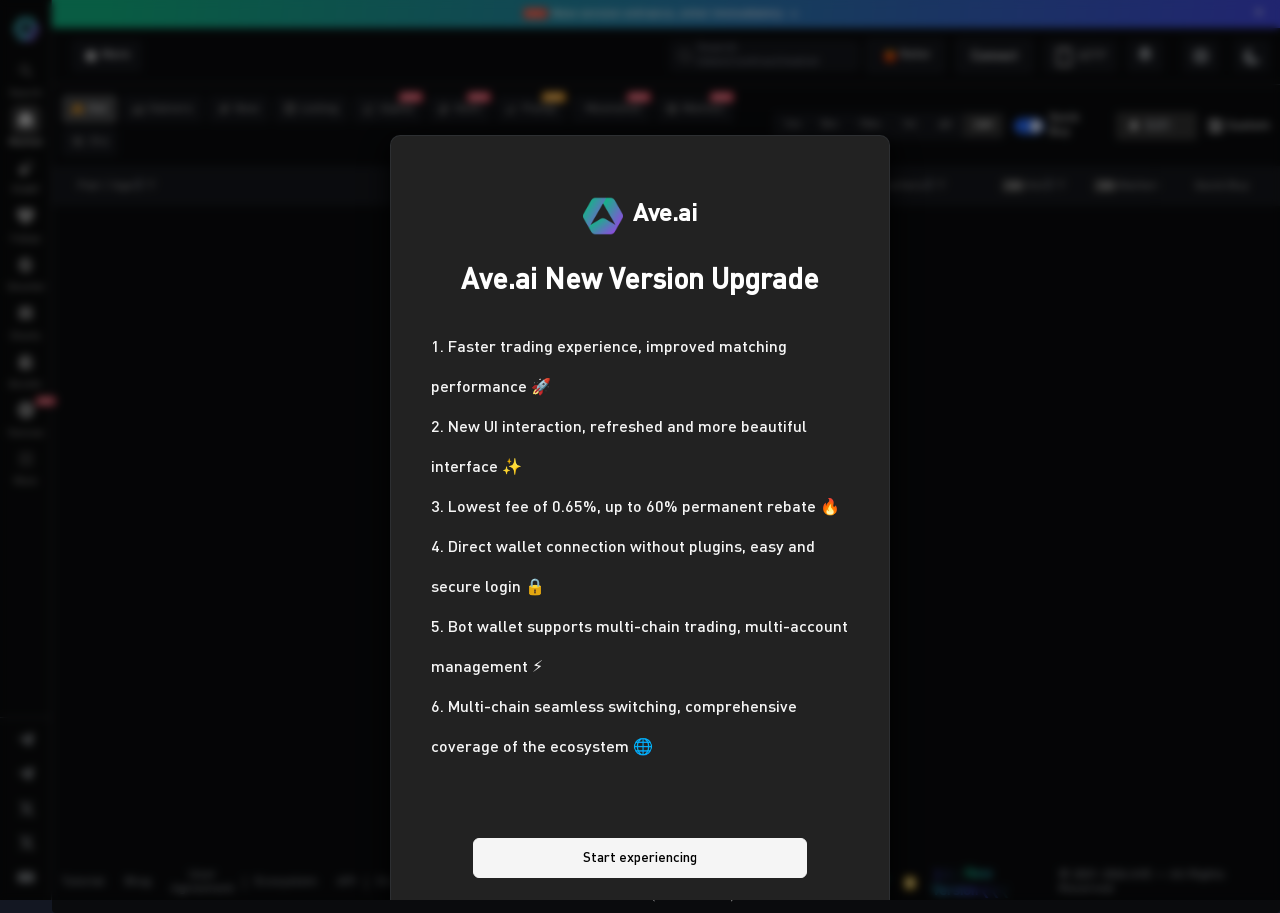
<file: official-verification/index.html>
<!DOCTYPE html><html lang=""><head><meta charset="utf-8"><meta http-equiv="X-UA-Compatible" content="IE=edge"><meta name="viewport" content="width=device-width,initial-scale=1"><title>Official Verification | Ave.ai</title><meta name="title" content="Ave.ai"><meta name="description" content="Ave.ai is the most comprehensive on-chain crypto trading platform, integrating 130+ blockchains and 300+ DEXs for secure, professional, and fast trading. It empowers 7M+ users with advanced token analysis and seamless execution across its App, PC platform, and trading bots."><meta property="og:type" content="website"><meta property="og:url" content="https://ave.ai"><meta property="og:title" content="Ave.ai - The Ultimate Web3 Trading Platform"><meta property="og:description" content="Real-Time Blockchain Data, Price Alerts, Smart Money, KOL, Sniping, Copy-Trading and more."><meta property="og:image" content="https://ave.s3.ap-east-1.amazonaws.com/logo/tg-share.png"><meta property="og:image:width" content="1200"><meta property="og:image:height" content="600"><meta property="twitter:card" content="summary_large_image"><meta property="twitter:url" content="https://ave.ai"><meta property="twitter:title" content="Ave.ai - The Ultimate Web3 Trading Platform"><meta property="twitter:description" content="Real-Time Blockchain Data, Price Alerts, Smart Money, KOL, Sniping, Copy-Trading and more."><meta property="twitter:image" content="https://ave.s3.ap-east-1.amazonaws.com/logo/tg-share.png"><meta property="fb:app_id" content="1024585522541030"><!--[if IE]><link rel="icon" href="/favicon.ico" /><![endif]--><link rel="shortcut icon" href="/favicon.ico"><script async src="https://www.googletagmanager.com/gtag/js?id=G-LFKW8KRD0V"></script><script src="/vemachine.js?v=d56ec17d"></script><script>// let supportsDomain = ['ave-m-test-5.github.io']
      // console.log('----top-------',window.top)
      // console.log('----self------',window.self)
      // if (self === top ) {
      //   var antiClickjack = document.getElementById('antiClickjack')
      //   antiClickjack.parentNode.removeChild(antiClickjack)
      // } else {
      //   top.location = self.location
      // }
      function redirect() {
        // let domains = ['avedex.cc', 'ave.ai', 'opencw.online', 'opencc.club']
        // let isDomain = domains.some(i => location.hostname.includes(i))
        let isMobile = /mobile|phone|pad|pod|iPhone|iPod|ios|iPad|Android|Mobile|BlackBerry|IEMobile|MQQBrowser|JUC|Fennec|wOSBrowser|BrowserNG|WebOS|Symbian|Windows Phone/i.test(navigator.userAgent)
        let isUnRedirectDomains = /(opencc\.club)|(aveaidata\.com)|test|localhost/i.test(location.hostname)
        if (isMobile && location.protocol.includes('http') && !isUnRedirectDomains) {
            if(location.pathname == '/rank'){
              location.replace('https://airdrop.ave.ai')
            } else if(location.pathname == '/meme'){
              location.replace('https://meme_team.ave.ai')
            } else if(location.origin?.includes('old.avesp.xyz')){
              const newUrl = location.href.replace('old.avesp.xyz', 'm.avesp.xyz')
              location.replace(newUrl)
            } else {
              location.replace(location.protocol + '//m.' + location.host + location.pathname + location.search)
            }
        }
      }
      redirect()
      function addScriptJs() {
        let d = (JSON.parse(localStorage.ave_globalConfig || '{}').token_logo_url || 'https://www.iconaves.com/')
        let script = document.createElement('script')
        script.type = 'text/javascript'
        script.src = d + `charting_library/charting_library.standalone.js`
        document.getElementsByTagName('head')[0].appendChild(script)
      }
      addScriptJs()

      function addAliyunCaptchaJs() {
        window.AliyunCaptchaConfig = {
          // 必填，验证码示例所属地区，支持中国内地（cn）、新加坡（sgp）
          region: 'sgp',
          // 必填，身份标。开通阿里云验证码2.0后，您可以在控制台概览页面的实例基本信息卡片区域，获取身份标
          prefix: '8t45yce',
        }
        new Promise((resolve, reject) => {
          const script = document.createElement('script')
          script.src = 'https://o.alicdn.com/captcha-frontend/aliyunCaptcha/AliyunCaptcha.js'
          script.async = true
          script.onload = resolve
          script.onerror = reject
          document.head.appendChild(script)
        }).then(() => {
          window.dispatchEvent(new Event('aliyunCaptcha:ready'))
        })
      }

      addAliyunCaptchaJs()</script><link href="/static/css/ApiKey-f71cff67.f6a6a6fc.css" rel="prefetch"><link href="/static/css/Balance-31ecd969.b76c4757.css" rel="prefetch"><link href="/static/css/Chart-31ecd969.776f1580.css" rel="prefetch"><link href="/static/css/Check-31ecd969.3c0e2660.css" rel="prefetch"><link href="/static/css/Download-31ecd969.e24fd96c.css" rel="prefetch"><link href="/static/css/Fav-31ecd969.e01e4187.css" rel="prefetch"><link href="/static/css/Index-f71cff67.8246c96a.css" rel="prefetch"><link href="/static/css/Kline-21833f8f.97839d3f.css" rel="prefetch"><link href="/static/css/MEME-f71cff67.f97c075b.css" rel="prefetch"><link href="/static/css/OfficialVerification-f71cff67.b5f4f597.css" rel="prefetch"><link href="/static/css/Pump-f71cff67.72508086.css" rel="prefetch"><link href="/static/css/Rank-f71cff67.cad4feda.css" rel="prefetch"><link href="/static/css/Referral-f71cff67.4e77667e.css" rel="prefetch"><link href="/static/css/Safe-f71cff67.4823eee5.css" rel="prefetch"><link href="/static/css/Smart-f71cff67.2b441ab1.css" rel="prefetch"><link href="/static/css/Token-31ecd969.067cce8a.css" rel="prefetch"><link href="/static/css/Token-c31ac898.98318cc0.css" rel="prefetch"><link href="/static/css/Token-ca272850.5e959dca.css" rel="prefetch"><link href="/static/css/chunk-12f71fd7.d3bf5ae3.css" rel="prefetch"><link href="/static/css/chunk-313e67f0.9e0c891a.css" rel="prefetch"><link href="/static/css/default-Chart-Kline-Token-f94efba7.b15e7b6a.css" rel="prefetch"><link href="/static/css/default-Index-Pump-Smart-Token-1f80e606.f6d1f37b.css" rel="prefetch"><link href="/static/js/ApiKey-f71cff67.c85e5f6a.js" rel="prefetch"><link href="/static/js/Balance-31ecd969.6660013f.js" rel="prefetch"><link href="/static/js/Chart-31ecd969.44b52997.js" rel="prefetch"><link href="/static/js/Check-31ecd969.5e6bc9f8.js" rel="prefetch"><link href="/static/js/Download-31ecd969.2cb565da.js" rel="prefetch"><link href="/static/js/Fav-31ecd969.f280db9c.js" rel="prefetch"><link href="/static/js/Index-f71cff67.9a3b703b.js" rel="prefetch"><link href="/static/js/Kline-21833f8f.5fa5101f.js" rel="prefetch"><link href="/static/js/Lost-2a317ca3.9a3302a0.js" rel="prefetch"><link href="/static/js/MEME-f71cff67.63f9a0d5.js" rel="prefetch"><link href="/static/js/OfficialVerification-f71cff67.2a049fa7.js" rel="prefetch"><link href="/static/js/Pump-f71cff67.2f54a5a6.js" rel="prefetch"><link href="/static/js/Rank-f71cff67.acf4bb70.js" rel="prefetch"><link href="/static/js/Referral-f71cff67.efd759a2.js" rel="prefetch"><link href="/static/js/Safe-f71cff67.4d9c3e91.js" rel="prefetch"><link href="/static/js/Smart-f71cff67.414d3f3a.js" rel="prefetch"><link href="/static/js/Token-31ecd969.b15c4ac9.js" rel="prefetch"><link href="/static/js/Token-a733f060.440c2647.js" rel="prefetch"><link href="/static/js/Token-c31ac898.9939ad12.js" rel="prefetch"><link href="/static/js/Token-ca272850.ccf22284.js" rel="prefetch"><link href="/static/js/chunk-12f71fd7.078eb2d9.js" rel="prefetch"><link href="/static/js/chunk-2d0cc9a7.c0bc3913.js" rel="prefetch"><link href="/static/js/chunk-313e67f0.e0b3c93c.js" rel="prefetch"><link href="/static/js/chunk-6cbceefd.85ee61a6.js" rel="prefetch"><link href="/static/js/chunk-74b7f1fb.74ce1070.js" rel="prefetch"><link href="/static/js/chunk-9b2b69e2.b11461de.js" rel="prefetch"><link href="/static/js/chunk-edfaba38.a5cd6154.js" rel="prefetch"><link href="/static/js/default-Chart-Index-b811f808.7ee80feb.js" rel="prefetch"><link href="/static/js/default-Chart-Kline-Token-f94efba7.83445609.js" rel="prefetch"><link href="/static/js/default-Fav-Index-Smart-496b6970.b0edd041.js" rel="prefetch"><link href="/static/js/default-Fav-MEME-Smart-31ecd969.2071f14b.js" rel="prefetch"><link href="/static/js/default-Fav-Smart-1dd7a80e.852c26ea.js" rel="prefetch"><link href="/static/js/default-Index-Pump-Smart-Token-1f80e606.7cf4d443.js" rel="prefetch"><link href="/static/js/vendors-Index-Pump-Smart-Token-25cb2edc.31797273.js" rel="prefetch"><link href="/static/css/app-06837ae4.83f17b7a.css" rel="preload" as="style"><link href="/static/css/app-3d9b8e9e.a345cc62.css" rel="preload" as="style"><link href="/static/css/app-cfbf0a2e.84827f6a.css" rel="preload" as="style"><link href="/static/css/app-ec8c427e.b6ea28e1.css" rel="preload" as="style"><link href="/static/css/app-f71cff67.33d72372.css" rel="preload" as="style"><link href="/static/js/app-06837ae4.9d2234b6.js" rel="preload" as="script"><link href="/static/js/app-0b7a60cc.bbd5a102.js" rel="preload" as="script"><link href="/static/js/app-167fad9f.4e9cbb28.js" rel="preload" as="script"><link href="/static/js/app-16d3814e.a69a63ac.js" rel="preload" as="script"><link href="/static/js/app-1c3a2c3f.e8e5c4f2.js" rel="preload" as="script"><link href="/static/js/app-1f20a385.7f1bb8f6.js" rel="preload" as="script"><link href="/static/js/app-203e0718.4dd9b310.js" rel="preload" as="script"><link href="/static/js/app-2a42e354.2ffeaec7.js" rel="preload" as="script"><link href="/static/js/app-33c8e8fb.51b4e53e.js" rel="preload" as="script"><link href="/static/js/app-33e35537.6e52009a.js" rel="preload" as="script"><link href="/static/js/app-3d9b8e9e.833495f5.js" rel="preload" as="script"><link href="/static/js/app-41a6ab2c.5876c0a2.js" rel="preload" as="script"><link href="/static/js/app-4939e289.46a368bb.js" rel="preload" as="script"><link href="/static/js/app-5866a18b.185aba30.js" rel="preload" as="script"><link href="/static/js/app-60b88c48.170f7d32.js" rel="preload" as="script"><link href="/static/js/app-6484b8ce.3e8ced4d.js" rel="preload" as="script"><link href="/static/js/app-72f93981.a99af60a.js" rel="preload" as="script"><link href="/static/js/app-748942c6.d02a2d73.js" rel="preload" as="script"><link href="/static/js/app-84f69768.570b5833.js" rel="preload" as="script"><link href="/static/js/app-9187ef67.09d52418.js" rel="preload" as="script"><link href="/static/js/app-9af05477.d6e84521.js" rel="preload" as="script"><link href="/static/js/app-9ff03e93.a7ebe686.js" rel="preload" as="script"><link href="/static/js/app-a97bfcba.ef21e82b.js" rel="preload" as="script"><link href="/static/js/app-aeb57120.7589cca9.js" rel="preload" as="script"><link href="/static/js/app-b5906859.0db48fc9.js" rel="preload" as="script"><link href="/static/js/app-cfbf0a2e.037c4fba.js" rel="preload" as="script"><link href="/static/js/app-db300d2f.0b96005f.js" rel="preload" as="script"><link href="/static/js/app-ec8c427e.ebf14cf0.js" rel="preload" as="script"><link href="/static/js/app-f71cff67.64148dca.js" rel="preload" as="script"><link href="/static/js/app-f9ca8911.000011ae.js" rel="preload" as="script"><link href="/static/js/runtime.cb8c0b89.js" rel="preload" as="script"><link href="/static/css/app-ec8c427e.b6ea28e1.css" rel="stylesheet"><link href="/static/css/app-cfbf0a2e.84827f6a.css" rel="stylesheet"><link href="/static/css/app-06837ae4.83f17b7a.css" rel="stylesheet"><link href="/static/css/app-f71cff67.33d72372.css" rel="stylesheet"><link href="/static/css/app-3d9b8e9e.a345cc62.css" rel="stylesheet"><link rel="icon" type="image/png" sizes="32x32" href="/img/icons/favicon-32x32.png"><link rel="icon" type="image/png" sizes="16x16" href="/img/icons/favicon-16x16.png"><link rel="manifest" href="/manifest.json"><meta name="theme-color" content="#131722"><meta name="apple-mobile-web-app-capable" content="yes"><meta name="apple-mobile-web-app-status-bar-style" content="default"><meta name="apple-mobile-web-app-title" content="Ave"><link rel="apple-touch-icon" href="/img/icons/apple-touch-icon-152x152.png"><link rel="mask-icon" href="/img/icons/safari-pinned-tab.svg" color="#131722"><meta name="msapplication-TileImage" content="/img/icons/msapplication-icon-144x144.png"><meta name="msapplication-TileColor" content="#000000"></head><body><noscript><strong>We're sorry but avedex doesn't work properly without JavaScript enabled. Please enable it to continue.</strong></noscript><div id="app"></div><script>window.dataLayer = window.dataLayer || [];
      function gtag(){dataLayer.push(arguments);}
      gtag('js', new Date());

      gtag('config', 'G-LFKW8KRD0V');
      // //添加红包雨
      // ;(function () {
      //   var script = document.createElement('script')
      //   script.onload = function () {
      //     MapleRedPacketSDK.initMapleRedPacket({
      //       platform: "ave"
      //     }).renderToBody()
      //   }
      //   script.defer = true
      //   script.src = 'https://unpkg.com/@maple-tech/red-packet-sdk/dist/index.iife.js'
      //   document.body.appendChild(script)
      // })()</script><script src="/static/js/runtime.cb8c0b89.js"></script><script src="/static/js/app-748942c6.d02a2d73.js"></script><script src="/static/js/app-60b88c48.170f7d32.js"></script><script src="/static/js/app-41a6ab2c.5876c0a2.js"></script><script src="/static/js/app-9af05477.d6e84521.js"></script><script src="/static/js/app-84f69768.570b5833.js"></script><script src="/static/js/app-9ff03e93.a7ebe686.js"></script><script src="/static/js/app-167fad9f.4e9cbb28.js"></script><script src="/static/js/app-2a42e354.2ffeaec7.js"></script><script src="/static/js/app-b5906859.0db48fc9.js"></script><script src="/static/js/app-72f93981.a99af60a.js"></script><script src="/static/js/app-33c8e8fb.51b4e53e.js"></script><script src="/static/js/app-db300d2f.0b96005f.js"></script><script src="/static/js/app-9187ef67.09d52418.js"></script><script src="/static/js/app-4939e289.46a368bb.js"></script><script src="/static/js/app-16d3814e.a69a63ac.js"></script><script src="/static/js/app-aeb57120.7589cca9.js"></script><script src="/static/js/app-6484b8ce.3e8ced4d.js"></script><script src="/static/js/app-0b7a60cc.bbd5a102.js"></script><script src="/static/js/app-203e0718.4dd9b310.js"></script><script src="/static/js/app-1f20a385.7f1bb8f6.js"></script><script src="/static/js/app-5866a18b.185aba30.js"></script><script src="/static/js/app-f9ca8911.000011ae.js"></script><script src="/static/js/app-ec8c427e.ebf14cf0.js"></script><script src="/static/js/app-1c3a2c3f.e8e5c4f2.js"></script><script src="/static/js/app-cfbf0a2e.037c4fba.js"></script><script src="/static/js/app-33e35537.6e52009a.js"></script><script src="/static/js/app-06837ae4.9d2234b6.js"></script><script src="/static/js/app-f71cff67.64148dca.js"></script><script src="/static/js/app-a97bfcba.ef21e82b.js"></script><script src="/static/js/app-3d9b8e9e.833495f5.js"></script></body></html>
</file>
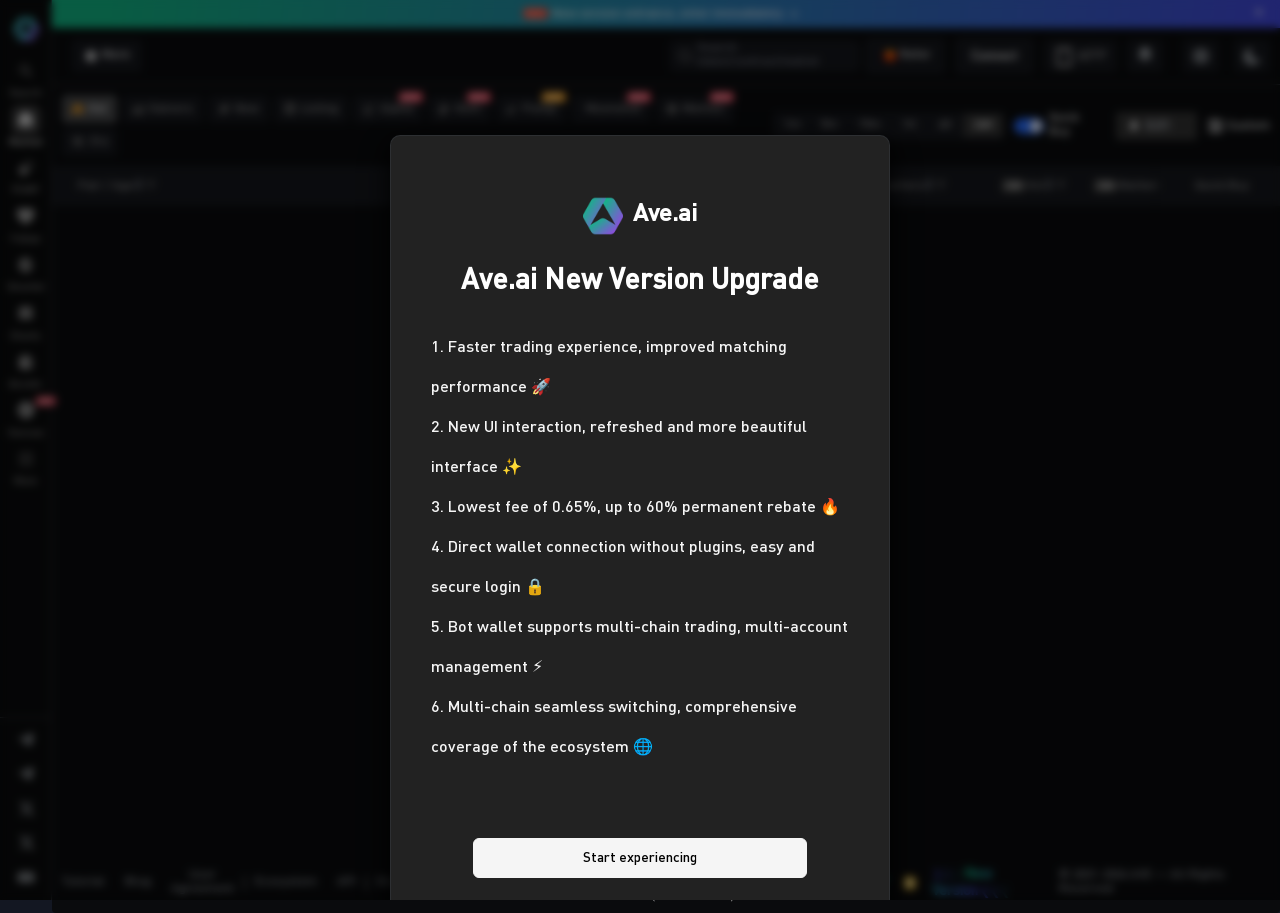
<file: smart/index.html>
<!DOCTYPE html><html lang=""><head><meta charset="utf-8"><meta http-equiv="X-UA-Compatible" content="IE=edge"><meta name="viewport" content="width=device-width,initial-scale=1"><title>Smart | Ave.ai</title><meta name="title" content="Ave.ai"><meta name="description" content="Ave.ai is the most comprehensive on-chain crypto trading platform, integrating 130+ blockchains and 300+ DEXs for secure, professional, and fast trading. It empowers 7M+ users with advanced token analysis and seamless execution across its App, PC platform, and trading bots."><meta property="og:type" content="website"><meta property="og:url" content="https://ave.ai"><meta property="og:title" content="Ave.ai - The Ultimate Web3 Trading Platform"><meta property="og:description" content="Real-Time Blockchain Data, Price Alerts, Smart Money, KOL, Sniping, Copy-Trading and more."><meta property="og:image" content="https://ave.s3.ap-east-1.amazonaws.com/logo/tg-share.png"><meta property="og:image:width" content="1200"><meta property="og:image:height" content="600"><meta property="twitter:card" content="summary_large_image"><meta property="twitter:url" content="https://ave.ai"><meta property="twitter:title" content="Ave.ai - The Ultimate Web3 Trading Platform"><meta property="twitter:description" content="Real-Time Blockchain Data, Price Alerts, Smart Money, KOL, Sniping, Copy-Trading and more."><meta property="twitter:image" content="https://ave.s3.ap-east-1.amazonaws.com/logo/tg-share.png"><meta property="fb:app_id" content="1024585522541030"><!--[if IE]><link rel="icon" href="/favicon.ico" /><![endif]--><link rel="shortcut icon" href="/favicon.ico"><script async src="https://www.googletagmanager.com/gtag/js?id=G-LFKW8KRD0V"></script><script src="/vemachine.js?v=d56ec17d"></script><script>// let supportsDomain = ['ave-m-test-5.github.io']
      // console.log('----top-------',window.top)
      // console.log('----self------',window.self)
      // if (self === top ) {
      //   var antiClickjack = document.getElementById('antiClickjack')
      //   antiClickjack.parentNode.removeChild(antiClickjack)
      // } else {
      //   top.location = self.location
      // }
      function redirect() {
        // let domains = ['avedex.cc', 'ave.ai', 'opencw.online', 'opencc.club']
        // let isDomain = domains.some(i => location.hostname.includes(i))
        let isMobile = /mobile|phone|pad|pod|iPhone|iPod|ios|iPad|Android|Mobile|BlackBerry|IEMobile|MQQBrowser|JUC|Fennec|wOSBrowser|BrowserNG|WebOS|Symbian|Windows Phone/i.test(navigator.userAgent)
        let isUnRedirectDomains = /(opencc\.club)|(aveaidata\.com)|test|localhost/i.test(location.hostname)
        if (isMobile && location.protocol.includes('http') && !isUnRedirectDomains) {
            if(location.pathname == '/rank'){
              location.replace('https://airdrop.ave.ai')
            } else if(location.pathname == '/meme'){
              location.replace('https://meme_team.ave.ai')
            } else if(location.origin?.includes('old.avesp.xyz')){
              const newUrl = location.href.replace('old.avesp.xyz', 'm.avesp.xyz')
              location.replace(newUrl)
            } else {
              location.replace(location.protocol + '//m.' + location.host + location.pathname + location.search)
            }
        }
      }
      redirect()
      function addScriptJs() {
        let d = (JSON.parse(localStorage.ave_globalConfig || '{}').token_logo_url || 'https://www.iconaves.com/')
        let script = document.createElement('script')
        script.type = 'text/javascript'
        script.src = d + `charting_library/charting_library.standalone.js`
        document.getElementsByTagName('head')[0].appendChild(script)
      }
      addScriptJs()

      function addAliyunCaptchaJs() {
        window.AliyunCaptchaConfig = {
          // 必填，验证码示例所属地区，支持中国内地（cn）、新加坡（sgp）
          region: 'sgp',
          // 必填，身份标。开通阿里云验证码2.0后，您可以在控制台概览页面的实例基本信息卡片区域，获取身份标
          prefix: '8t45yce',
        }
        new Promise((resolve, reject) => {
          const script = document.createElement('script')
          script.src = 'https://o.alicdn.com/captcha-frontend/aliyunCaptcha/AliyunCaptcha.js'
          script.async = true
          script.onload = resolve
          script.onerror = reject
          document.head.appendChild(script)
        }).then(() => {
          window.dispatchEvent(new Event('aliyunCaptcha:ready'))
        })
      }

      addAliyunCaptchaJs()</script><link href="/static/css/ApiKey-f71cff67.f6a6a6fc.css" rel="prefetch"><link href="/static/css/Balance-31ecd969.b76c4757.css" rel="prefetch"><link href="/static/css/Chart-31ecd969.776f1580.css" rel="prefetch"><link href="/static/css/Check-31ecd969.3c0e2660.css" rel="prefetch"><link href="/static/css/Download-31ecd969.e24fd96c.css" rel="prefetch"><link href="/static/css/Fav-31ecd969.e01e4187.css" rel="prefetch"><link href="/static/css/Index-f71cff67.8246c96a.css" rel="prefetch"><link href="/static/css/Kline-21833f8f.97839d3f.css" rel="prefetch"><link href="/static/css/MEME-f71cff67.f97c075b.css" rel="prefetch"><link href="/static/css/OfficialVerification-f71cff67.b5f4f597.css" rel="prefetch"><link href="/static/css/Pump-f71cff67.72508086.css" rel="prefetch"><link href="/static/css/Rank-f71cff67.cad4feda.css" rel="prefetch"><link href="/static/css/Referral-f71cff67.4e77667e.css" rel="prefetch"><link href="/static/css/Safe-f71cff67.4823eee5.css" rel="prefetch"><link href="/static/css/Smart-f71cff67.2b441ab1.css" rel="prefetch"><link href="/static/css/Token-31ecd969.067cce8a.css" rel="prefetch"><link href="/static/css/Token-c31ac898.98318cc0.css" rel="prefetch"><link href="/static/css/Token-ca272850.5e959dca.css" rel="prefetch"><link href="/static/css/chunk-12f71fd7.d3bf5ae3.css" rel="prefetch"><link href="/static/css/chunk-313e67f0.9e0c891a.css" rel="prefetch"><link href="/static/css/default-Chart-Kline-Token-f94efba7.b15e7b6a.css" rel="prefetch"><link href="/static/css/default-Index-Pump-Smart-Token-1f80e606.f6d1f37b.css" rel="prefetch"><link href="/static/js/ApiKey-f71cff67.c85e5f6a.js" rel="prefetch"><link href="/static/js/Balance-31ecd969.6660013f.js" rel="prefetch"><link href="/static/js/Chart-31ecd969.44b52997.js" rel="prefetch"><link href="/static/js/Check-31ecd969.5e6bc9f8.js" rel="prefetch"><link href="/static/js/Download-31ecd969.2cb565da.js" rel="prefetch"><link href="/static/js/Fav-31ecd969.f280db9c.js" rel="prefetch"><link href="/static/js/Index-f71cff67.9a3b703b.js" rel="prefetch"><link href="/static/js/Kline-21833f8f.5fa5101f.js" rel="prefetch"><link href="/static/js/Lost-2a317ca3.9a3302a0.js" rel="prefetch"><link href="/static/js/MEME-f71cff67.63f9a0d5.js" rel="prefetch"><link href="/static/js/OfficialVerification-f71cff67.2a049fa7.js" rel="prefetch"><link href="/static/js/Pump-f71cff67.2f54a5a6.js" rel="prefetch"><link href="/static/js/Rank-f71cff67.acf4bb70.js" rel="prefetch"><link href="/static/js/Referral-f71cff67.efd759a2.js" rel="prefetch"><link href="/static/js/Safe-f71cff67.4d9c3e91.js" rel="prefetch"><link href="/static/js/Smart-f71cff67.414d3f3a.js" rel="prefetch"><link href="/static/js/Token-31ecd969.b15c4ac9.js" rel="prefetch"><link href="/static/js/Token-a733f060.440c2647.js" rel="prefetch"><link href="/static/js/Token-c31ac898.9939ad12.js" rel="prefetch"><link href="/static/js/Token-ca272850.ccf22284.js" rel="prefetch"><link href="/static/js/chunk-12f71fd7.078eb2d9.js" rel="prefetch"><link href="/static/js/chunk-2d0cc9a7.c0bc3913.js" rel="prefetch"><link href="/static/js/chunk-313e67f0.e0b3c93c.js" rel="prefetch"><link href="/static/js/chunk-6cbceefd.85ee61a6.js" rel="prefetch"><link href="/static/js/chunk-74b7f1fb.74ce1070.js" rel="prefetch"><link href="/static/js/chunk-9b2b69e2.b11461de.js" rel="prefetch"><link href="/static/js/chunk-edfaba38.a5cd6154.js" rel="prefetch"><link href="/static/js/default-Chart-Index-b811f808.7ee80feb.js" rel="prefetch"><link href="/static/js/default-Chart-Kline-Token-f94efba7.83445609.js" rel="prefetch"><link href="/static/js/default-Fav-Index-Smart-496b6970.b0edd041.js" rel="prefetch"><link href="/static/js/default-Fav-MEME-Smart-31ecd969.2071f14b.js" rel="prefetch"><link href="/static/js/default-Fav-Smart-1dd7a80e.852c26ea.js" rel="prefetch"><link href="/static/js/default-Index-Pump-Smart-Token-1f80e606.7cf4d443.js" rel="prefetch"><link href="/static/js/vendors-Index-Pump-Smart-Token-25cb2edc.31797273.js" rel="prefetch"><link href="/static/css/app-06837ae4.83f17b7a.css" rel="preload" as="style"><link href="/static/css/app-3d9b8e9e.a345cc62.css" rel="preload" as="style"><link href="/static/css/app-cfbf0a2e.84827f6a.css" rel="preload" as="style"><link href="/static/css/app-ec8c427e.b6ea28e1.css" rel="preload" as="style"><link href="/static/css/app-f71cff67.33d72372.css" rel="preload" as="style"><link href="/static/js/app-06837ae4.9d2234b6.js" rel="preload" as="script"><link href="/static/js/app-0b7a60cc.bbd5a102.js" rel="preload" as="script"><link href="/static/js/app-167fad9f.4e9cbb28.js" rel="preload" as="script"><link href="/static/js/app-16d3814e.a69a63ac.js" rel="preload" as="script"><link href="/static/js/app-1c3a2c3f.e8e5c4f2.js" rel="preload" as="script"><link href="/static/js/app-1f20a385.7f1bb8f6.js" rel="preload" as="script"><link href="/static/js/app-203e0718.4dd9b310.js" rel="preload" as="script"><link href="/static/js/app-2a42e354.2ffeaec7.js" rel="preload" as="script"><link href="/static/js/app-33c8e8fb.51b4e53e.js" rel="preload" as="script"><link href="/static/js/app-33e35537.6e52009a.js" rel="preload" as="script"><link href="/static/js/app-3d9b8e9e.833495f5.js" rel="preload" as="script"><link href="/static/js/app-41a6ab2c.5876c0a2.js" rel="preload" as="script"><link href="/static/js/app-4939e289.46a368bb.js" rel="preload" as="script"><link href="/static/js/app-5866a18b.185aba30.js" rel="preload" as="script"><link href="/static/js/app-60b88c48.170f7d32.js" rel="preload" as="script"><link href="/static/js/app-6484b8ce.3e8ced4d.js" rel="preload" as="script"><link href="/static/js/app-72f93981.a99af60a.js" rel="preload" as="script"><link href="/static/js/app-748942c6.d02a2d73.js" rel="preload" as="script"><link href="/static/js/app-84f69768.570b5833.js" rel="preload" as="script"><link href="/static/js/app-9187ef67.09d52418.js" rel="preload" as="script"><link href="/static/js/app-9af05477.d6e84521.js" rel="preload" as="script"><link href="/static/js/app-9ff03e93.a7ebe686.js" rel="preload" as="script"><link href="/static/js/app-a97bfcba.ef21e82b.js" rel="preload" as="script"><link href="/static/js/app-aeb57120.7589cca9.js" rel="preload" as="script"><link href="/static/js/app-b5906859.0db48fc9.js" rel="preload" as="script"><link href="/static/js/app-cfbf0a2e.037c4fba.js" rel="preload" as="script"><link href="/static/js/app-db300d2f.0b96005f.js" rel="preload" as="script"><link href="/static/js/app-ec8c427e.ebf14cf0.js" rel="preload" as="script"><link href="/static/js/app-f71cff67.64148dca.js" rel="preload" as="script"><link href="/static/js/app-f9ca8911.000011ae.js" rel="preload" as="script"><link href="/static/js/runtime.cb8c0b89.js" rel="preload" as="script"><link href="/static/css/app-ec8c427e.b6ea28e1.css" rel="stylesheet"><link href="/static/css/app-cfbf0a2e.84827f6a.css" rel="stylesheet"><link href="/static/css/app-06837ae4.83f17b7a.css" rel="stylesheet"><link href="/static/css/app-f71cff67.33d72372.css" rel="stylesheet"><link href="/static/css/app-3d9b8e9e.a345cc62.css" rel="stylesheet"><link rel="icon" type="image/png" sizes="32x32" href="/img/icons/favicon-32x32.png"><link rel="icon" type="image/png" sizes="16x16" href="/img/icons/favicon-16x16.png"><link rel="manifest" href="/manifest.json"><meta name="theme-color" content="#131722"><meta name="apple-mobile-web-app-capable" content="yes"><meta name="apple-mobile-web-app-status-bar-style" content="default"><meta name="apple-mobile-web-app-title" content="Ave"><link rel="apple-touch-icon" href="/img/icons/apple-touch-icon-152x152.png"><link rel="mask-icon" href="/img/icons/safari-pinned-tab.svg" color="#131722"><meta name="msapplication-TileImage" content="/img/icons/msapplication-icon-144x144.png"><meta name="msapplication-TileColor" content="#000000"></head><body><noscript><strong>We're sorry but avedex doesn't work properly without JavaScript enabled. Please enable it to continue.</strong></noscript><div id="app"></div><script>window.dataLayer = window.dataLayer || [];
      function gtag(){dataLayer.push(arguments);}
      gtag('js', new Date());

      gtag('config', 'G-LFKW8KRD0V');
      // //添加红包雨
      // ;(function () {
      //   var script = document.createElement('script')
      //   script.onload = function () {
      //     MapleRedPacketSDK.initMapleRedPacket({
      //       platform: "ave"
      //     }).renderToBody()
      //   }
      //   script.defer = true
      //   script.src = 'https://unpkg.com/@maple-tech/red-packet-sdk/dist/index.iife.js'
      //   document.body.appendChild(script)
      // })()</script><script src="/static/js/runtime.cb8c0b89.js"></script><script src="/static/js/app-748942c6.d02a2d73.js"></script><script src="/static/js/app-60b88c48.170f7d32.js"></script><script src="/static/js/app-41a6ab2c.5876c0a2.js"></script><script src="/static/js/app-9af05477.d6e84521.js"></script><script src="/static/js/app-84f69768.570b5833.js"></script><script src="/static/js/app-9ff03e93.a7ebe686.js"></script><script src="/static/js/app-167fad9f.4e9cbb28.js"></script><script src="/static/js/app-2a42e354.2ffeaec7.js"></script><script src="/static/js/app-b5906859.0db48fc9.js"></script><script src="/static/js/app-72f93981.a99af60a.js"></script><script src="/static/js/app-33c8e8fb.51b4e53e.js"></script><script src="/static/js/app-db300d2f.0b96005f.js"></script><script src="/static/js/app-9187ef67.09d52418.js"></script><script src="/static/js/app-4939e289.46a368bb.js"></script><script src="/static/js/app-16d3814e.a69a63ac.js"></script><script src="/static/js/app-aeb57120.7589cca9.js"></script><script src="/static/js/app-6484b8ce.3e8ced4d.js"></script><script src="/static/js/app-0b7a60cc.bbd5a102.js"></script><script src="/static/js/app-203e0718.4dd9b310.js"></script><script src="/static/js/app-1f20a385.7f1bb8f6.js"></script><script src="/static/js/app-5866a18b.185aba30.js"></script><script src="/static/js/app-f9ca8911.000011ae.js"></script><script src="/static/js/app-ec8c427e.ebf14cf0.js"></script><script src="/static/js/app-1c3a2c3f.e8e5c4f2.js"></script><script src="/static/js/app-cfbf0a2e.037c4fba.js"></script><script src="/static/js/app-33e35537.6e52009a.js"></script><script src="/static/js/app-06837ae4.9d2234b6.js"></script><script src="/static/js/app-f71cff67.64148dca.js"></script><script src="/static/js/app-a97bfcba.ef21e82b.js"></script><script src="/static/js/app-3d9b8e9e.833495f5.js"></script></body></html>
</file>
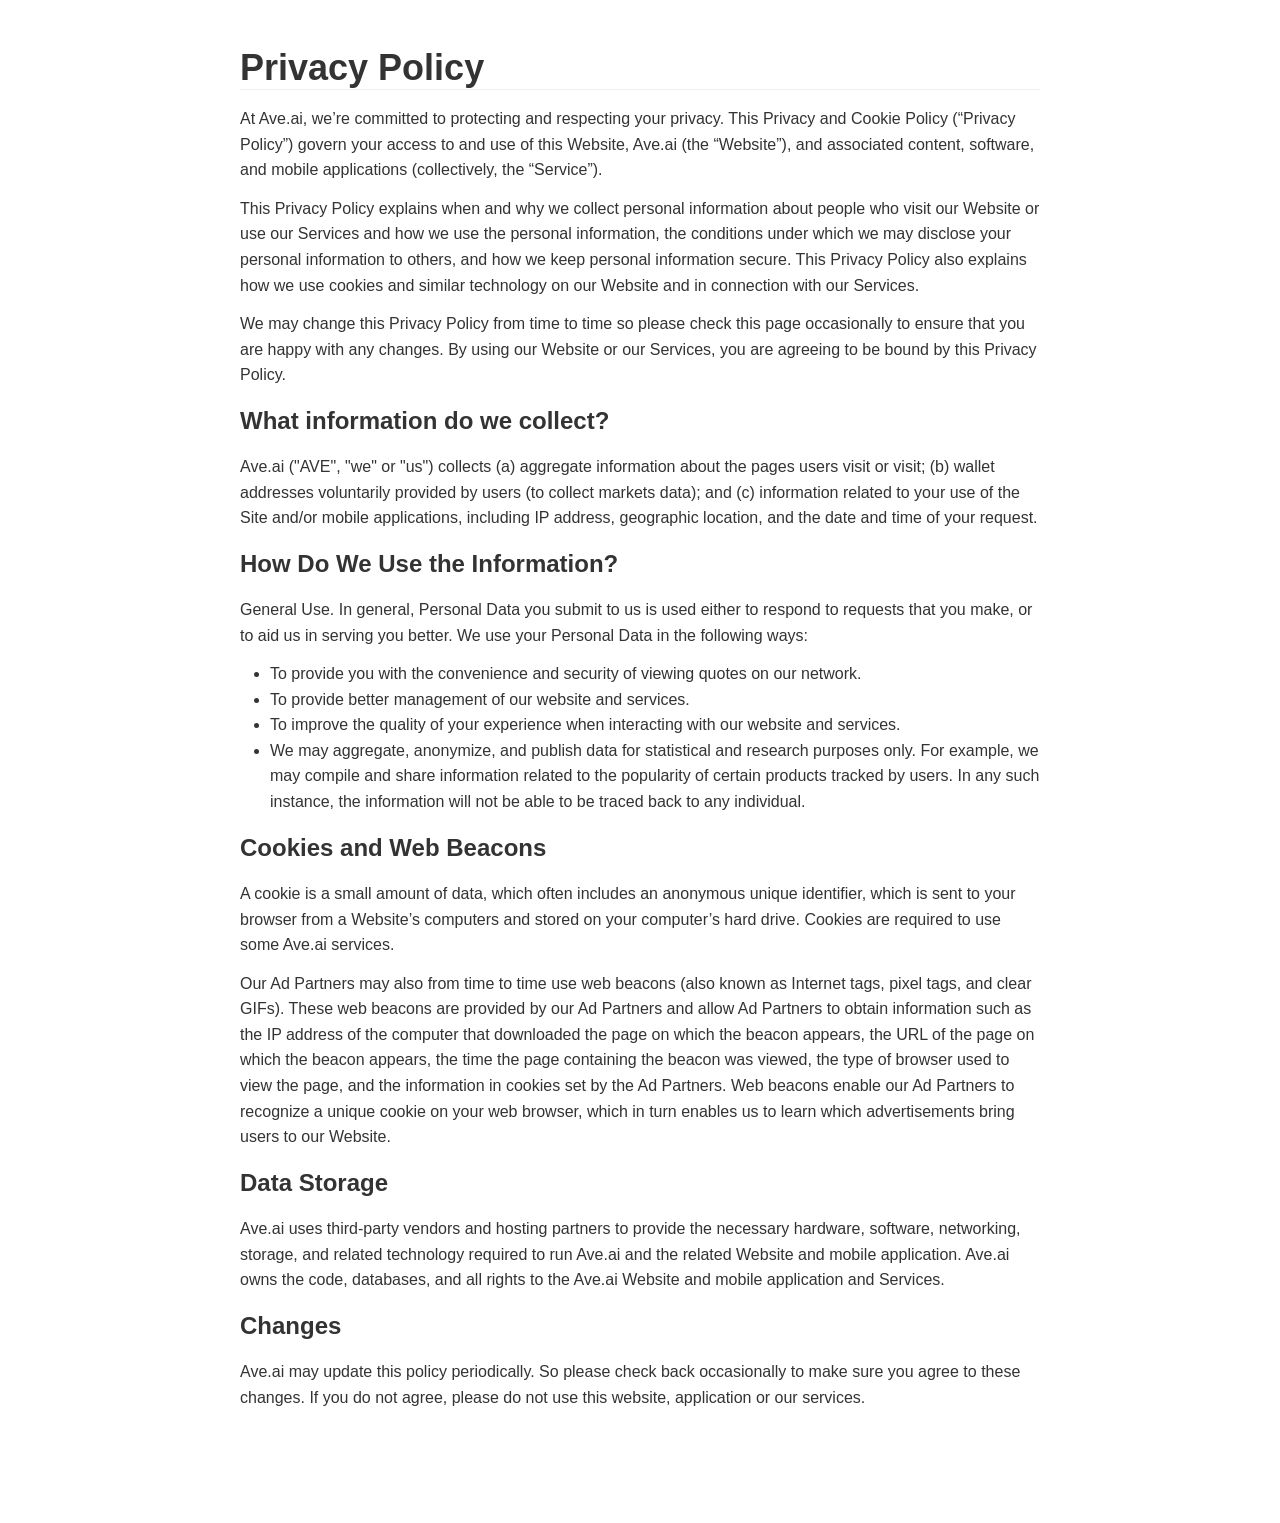
<file: privacy.html>
<!doctype html>
<html>
<head>
<meta charset='UTF-8'><meta name='viewport' content='width=device-width initial-scale=1'>
<link rel="icon" href="favicon.ico" />
<link rel="shortcut icon" href="favicon.ico" />
<title>Privacy Policy | Ave.ai</title>
<style>
  /* cyrillic-ext */
@font-face {
  font-family: 'Open Sans';
  font-style: italic;
  font-weight: 400;
  font-stretch: 100%;
  src: url(https://gstatic.loli.net/s/opensans/v27/memtYaGs126MiZpBA-UFUIcVXSCEkx2cmqvXlWqWtE6FxZCJgvAQ.woff2) format('woff2');
  unicode-range: U+0460-052F, U+1C80-1C88, U+20B4, U+2DE0-2DFF, U+A640-A69F, U+FE2E-FE2F;
}
/* cyrillic */
@font-face {
  font-family: 'Open Sans';
  font-style: italic;
  font-weight: 400;
  font-stretch: 100%;
  src: url(https://gstatic.loli.net/s/opensans/v27/memtYaGs126MiZpBA-UFUIcVXSCEkx2cmqvXlWqWvU6FxZCJgvAQ.woff2) format('woff2');
  unicode-range: U+0400-045F, U+0490-0491, U+04B0-04B1, U+2116;
}
/* greek-ext */
@font-face {
  font-family: 'Open Sans';
  font-style: italic;
  font-weight: 400;
  font-stretch: 100%;
  src: url(https://gstatic.loli.net/s/opensans/v27/memtYaGs126MiZpBA-UFUIcVXSCEkx2cmqvXlWqWtU6FxZCJgvAQ.woff2) format('woff2');
  unicode-range: U+1F00-1FFF;
}
/* greek */
@font-face {
  font-family: 'Open Sans';
  font-style: italic;
  font-weight: 400;
  font-stretch: 100%;
  src: url(https://gstatic.loli.net/s/opensans/v27/memtYaGs126MiZpBA-UFUIcVXSCEkx2cmqvXlWqWuk6FxZCJgvAQ.woff2) format('woff2');
  unicode-range: U+0370-03FF;
}
/* hebrew */
@font-face {
  font-family: 'Open Sans';
  font-style: italic;
  font-weight: 400;
  font-stretch: 100%;
  src: url(https://gstatic.loli.net/s/opensans/v27/memtYaGs126MiZpBA-UFUIcVXSCEkx2cmqvXlWqWu06FxZCJgvAQ.woff2) format('woff2');
  unicode-range: U+0590-05FF, U+20AA, U+25CC, U+FB1D-FB4F;
}
/* vietnamese */
@font-face {
  font-family: 'Open Sans';
  font-style: italic;
  font-weight: 400;
  font-stretch: 100%;
  src: url(https://gstatic.loli.net/s/opensans/v27/memtYaGs126MiZpBA-UFUIcVXSCEkx2cmqvXlWqWtk6FxZCJgvAQ.woff2) format('woff2');
  unicode-range: U+0102-0103, U+0110-0111, U+0128-0129, U+0168-0169, U+01A0-01A1, U+01AF-01B0, U+1EA0-1EF9, U+20AB;
}
/* latin-ext */
@font-face {
  font-family: 'Open Sans';
  font-style: italic;
  font-weight: 400;
  font-stretch: 100%;
  src: url(https://gstatic.loli.net/s/opensans/v27/memtYaGs126MiZpBA-UFUIcVXSCEkx2cmqvXlWqWt06FxZCJgvAQ.woff2) format('woff2');
  unicode-range: U+0100-024F, U+0259, U+1E00-1EFF, U+2020, U+20A0-20AB, U+20AD-20CF, U+2113, U+2C60-2C7F, U+A720-A7FF;
}
/* latin */
@font-face {
  font-family: 'Open Sans';
  font-style: italic;
  font-weight: 400;
  font-stretch: 100%;
  src: url(https://gstatic.loli.net/s/opensans/v27/memtYaGs126MiZpBA-UFUIcVXSCEkx2cmqvXlWqWuU6FxZCJgg.woff2) format('woff2');
  unicode-range: U+0000-00FF, U+0131, U+0152-0153, U+02BB-02BC, U+02C6, U+02DA, U+02DC, U+2000-206F, U+2074, U+20AC, U+2122, U+2191, U+2193, U+2212, U+2215, U+FEFF, U+FFFD;
}
/* cyrillic-ext */
@font-face {
  font-family: 'Open Sans';
  font-style: italic;
  font-weight: 700;
  font-stretch: 100%;
  src: url(https://gstatic.loli.net/s/opensans/v27/memtYaGs126MiZpBA-UFUIcVXSCEkx2cmqvXlWqWtE6FxZCJgvAQ.woff2) format('woff2');
  unicode-range: U+0460-052F, U+1C80-1C88, U+20B4, U+2DE0-2DFF, U+A640-A69F, U+FE2E-FE2F;
}
/* cyrillic */
@font-face {
  font-family: 'Open Sans';
  font-style: italic;
  font-weight: 700;
  font-stretch: 100%;
  src: url(https://gstatic.loli.net/s/opensans/v27/memtYaGs126MiZpBA-UFUIcVXSCEkx2cmqvXlWqWvU6FxZCJgvAQ.woff2) format('woff2');
  unicode-range: U+0400-045F, U+0490-0491, U+04B0-04B1, U+2116;
}
/* greek-ext */
@font-face {
  font-family: 'Open Sans';
  font-style: italic;
  font-weight: 700;
  font-stretch: 100%;
  src: url(https://gstatic.loli.net/s/opensans/v27/memtYaGs126MiZpBA-UFUIcVXSCEkx2cmqvXlWqWtU6FxZCJgvAQ.woff2) format('woff2');
  unicode-range: U+1F00-1FFF;
}
/* greek */
@font-face {
  font-family: 'Open Sans';
  font-style: italic;
  font-weight: 700;
  font-stretch: 100%;
  src: url(https://gstatic.loli.net/s/opensans/v27/memtYaGs126MiZpBA-UFUIcVXSCEkx2cmqvXlWqWuk6FxZCJgvAQ.woff2) format('woff2');
  unicode-range: U+0370-03FF;
}
/* hebrew */
@font-face {
  font-family: 'Open Sans';
  font-style: italic;
  font-weight: 700;
  font-stretch: 100%;
  src: url(https://gstatic.loli.net/s/opensans/v27/memtYaGs126MiZpBA-UFUIcVXSCEkx2cmqvXlWqWu06FxZCJgvAQ.woff2) format('woff2');
  unicode-range: U+0590-05FF, U+20AA, U+25CC, U+FB1D-FB4F;
}
/* vietnamese */
@font-face {
  font-family: 'Open Sans';
  font-style: italic;
  font-weight: 700;
  font-stretch: 100%;
  src: url(https://gstatic.loli.net/s/opensans/v27/memtYaGs126MiZpBA-UFUIcVXSCEkx2cmqvXlWqWtk6FxZCJgvAQ.woff2) format('woff2');
  unicode-range: U+0102-0103, U+0110-0111, U+0128-0129, U+0168-0169, U+01A0-01A1, U+01AF-01B0, U+1EA0-1EF9, U+20AB;
}
/* latin-ext */
@font-face {
  font-family: 'Open Sans';
  font-style: italic;
  font-weight: 700;
  font-stretch: 100%;
  src: url(https://gstatic.loli.net/s/opensans/v27/memtYaGs126MiZpBA-UFUIcVXSCEkx2cmqvXlWqWt06FxZCJgvAQ.woff2) format('woff2');
  unicode-range: U+0100-024F, U+0259, U+1E00-1EFF, U+2020, U+20A0-20AB, U+20AD-20CF, U+2113, U+2C60-2C7F, U+A720-A7FF;
}
/* latin */
@font-face {
  font-family: 'Open Sans';
  font-style: italic;
  font-weight: 700;
  font-stretch: 100%;
  src: url(https://gstatic.loli.net/s/opensans/v27/memtYaGs126MiZpBA-UFUIcVXSCEkx2cmqvXlWqWuU6FxZCJgg.woff2) format('woff2');
  unicode-range: U+0000-00FF, U+0131, U+0152-0153, U+02BB-02BC, U+02C6, U+02DA, U+02DC, U+2000-206F, U+2074, U+20AC, U+2122, U+2191, U+2193, U+2212, U+2215, U+FEFF, U+FFFD;
}
/* cyrillic-ext */
@font-face {
  font-family: 'Open Sans';
  font-style: normal;
  font-weight: 400;
  font-stretch: 100%;
  src: url(https://gstatic.loli.net/s/opensans/v27/memvYaGs126MiZpBA-UvWbX2vVnXBbObj2OVTSKmu0SC55K5gw.woff2) format('woff2');
  unicode-range: U+0460-052F, U+1C80-1C88, U+20B4, U+2DE0-2DFF, U+A640-A69F, U+FE2E-FE2F;
}
/* cyrillic */
@font-face {
  font-family: 'Open Sans';
  font-style: normal;
  font-weight: 400;
  font-stretch: 100%;
  src: url(https://gstatic.loli.net/s/opensans/v27/memvYaGs126MiZpBA-UvWbX2vVnXBbObj2OVTSumu0SC55K5gw.woff2) format('woff2');
  unicode-range: U+0400-045F, U+0490-0491, U+04B0-04B1, U+2116;
}
/* greek-ext */
@font-face {
  font-family: 'Open Sans';
  font-style: normal;
  font-weight: 400;
  font-stretch: 100%;
  src: url(https://gstatic.loli.net/s/opensans/v27/memvYaGs126MiZpBA-UvWbX2vVnXBbObj2OVTSOmu0SC55K5gw.woff2) format('woff2');
  unicode-range: U+1F00-1FFF;
}
/* greek */
@font-face {
  font-family: 'Open Sans';
  font-style: normal;
  font-weight: 400;
  font-stretch: 100%;
  src: url(https://gstatic.loli.net/s/opensans/v27/memvYaGs126MiZpBA-UvWbX2vVnXBbObj2OVTSymu0SC55K5gw.woff2) format('woff2');
  unicode-range: U+0370-03FF;
}
/* hebrew */
@font-face {
  font-family: 'Open Sans';
  font-style: normal;
  font-weight: 400;
  font-stretch: 100%;
  src: url(https://gstatic.loli.net/s/opensans/v27/memvYaGs126MiZpBA-UvWbX2vVnXBbObj2OVTS2mu0SC55K5gw.woff2) format('woff2');
  unicode-range: U+0590-05FF, U+20AA, U+25CC, U+FB1D-FB4F;
}
/* vietnamese */
@font-face {
  font-family: 'Open Sans';
  font-style: normal;
  font-weight: 400;
  font-stretch: 100%;
  src: url(https://gstatic.loli.net/s/opensans/v27/memvYaGs126MiZpBA-UvWbX2vVnXBbObj2OVTSCmu0SC55K5gw.woff2) format('woff2');
  unicode-range: U+0102-0103, U+0110-0111, U+0128-0129, U+0168-0169, U+01A0-01A1, U+01AF-01B0, U+1EA0-1EF9, U+20AB;
}
/* latin-ext */
@font-face {
  font-family: 'Open Sans';
  font-style: normal;
  font-weight: 400;
  font-stretch: 100%;
  src: url(https://gstatic.loli.net/s/opensans/v27/memvYaGs126MiZpBA-UvWbX2vVnXBbObj2OVTSGmu0SC55K5gw.woff2) format('woff2');
  unicode-range: U+0100-024F, U+0259, U+1E00-1EFF, U+2020, U+20A0-20AB, U+20AD-20CF, U+2113, U+2C60-2C7F, U+A720-A7FF;
}
/* latin */
@font-face {
  font-family: 'Open Sans';
  font-style: normal;
  font-weight: 400;
  font-stretch: 100%;
  src: url(https://gstatic.loli.net/s/opensans/v27/memvYaGs126MiZpBA-UvWbX2vVnXBbObj2OVTS-mu0SC55I.woff2) format('woff2');
  unicode-range: U+0000-00FF, U+0131, U+0152-0153, U+02BB-02BC, U+02C6, U+02DA, U+02DC, U+2000-206F, U+2074, U+20AC, U+2122, U+2191, U+2193, U+2212, U+2215, U+FEFF, U+FFFD;
}
/* cyrillic-ext */
@font-face {
  font-family: 'Open Sans';
  font-style: normal;
  font-weight: 700;
  font-stretch: 100%;
  src: url(https://gstatic.loli.net/s/opensans/v27/memvYaGs126MiZpBA-UvWbX2vVnXBbObj2OVTSKmu0SC55K5gw.woff2) format('woff2');
  unicode-range: U+0460-052F, U+1C80-1C88, U+20B4, U+2DE0-2DFF, U+A640-A69F, U+FE2E-FE2F;
}
/* cyrillic */
@font-face {
  font-family: 'Open Sans';
  font-style: normal;
  font-weight: 700;
  font-stretch: 100%;
  src: url(https://gstatic.loli.net/s/opensans/v27/memvYaGs126MiZpBA-UvWbX2vVnXBbObj2OVTSumu0SC55K5gw.woff2) format('woff2');
  unicode-range: U+0400-045F, U+0490-0491, U+04B0-04B1, U+2116;
}
/* greek-ext */
@font-face {
  font-family: 'Open Sans';
  font-style: normal;
  font-weight: 700;
  font-stretch: 100%;
  src: url(https://gstatic.loli.net/s/opensans/v27/memvYaGs126MiZpBA-UvWbX2vVnXBbObj2OVTSOmu0SC55K5gw.woff2) format('woff2');
  unicode-range: U+1F00-1FFF;
}
/* greek */
@font-face {
  font-family: 'Open Sans';
  font-style: normal;
  font-weight: 700;
  font-stretch: 100%;
  src: url(https://gstatic.loli.net/s/opensans/v27/memvYaGs126MiZpBA-UvWbX2vVnXBbObj2OVTSymu0SC55K5gw.woff2) format('woff2');
  unicode-range: U+0370-03FF;
}
/* hebrew */
@font-face {
  font-family: 'Open Sans';
  font-style: normal;
  font-weight: 700;
  font-stretch: 100%;
  src: url(https://gstatic.loli.net/s/opensans/v27/memvYaGs126MiZpBA-UvWbX2vVnXBbObj2OVTS2mu0SC55K5gw.woff2) format('woff2');
  unicode-range: U+0590-05FF, U+20AA, U+25CC, U+FB1D-FB4F;
}
/* vietnamese */
@font-face {
  font-family: 'Open Sans';
  font-style: normal;
  font-weight: 700;
  font-stretch: 100%;
  src: url(https://gstatic.loli.net/s/opensans/v27/memvYaGs126MiZpBA-UvWbX2vVnXBbObj2OVTSCmu0SC55K5gw.woff2) format('woff2');
  unicode-range: U+0102-0103, U+0110-0111, U+0128-0129, U+0168-0169, U+01A0-01A1, U+01AF-01B0, U+1EA0-1EF9, U+20AB;
}
/* latin-ext */
@font-face {
  font-family: 'Open Sans';
  font-style: normal;
  font-weight: 700;
  font-stretch: 100%;
  src: url(https://gstatic.loli.net/s/opensans/v27/memvYaGs126MiZpBA-UvWbX2vVnXBbObj2OVTSGmu0SC55K5gw.woff2) format('woff2');
  unicode-range: U+0100-024F, U+0259, U+1E00-1EFF, U+2020, U+20A0-20AB, U+20AD-20CF, U+2113, U+2C60-2C7F, U+A720-A7FF;
}
/* latin */
@font-face {
  font-family: 'Open Sans';
  font-style: normal;
  font-weight: 700;
  font-stretch: 100%;
  src: url(https://gstatic.loli.net/s/opensans/v27/memvYaGs126MiZpBA-UvWbX2vVnXBbObj2OVTS-mu0SC55I.woff2) format('woff2');
  unicode-range: U+0000-00FF, U+0131, U+0152-0153, U+02BB-02BC, U+02C6, U+02DA, U+02DC, U+2000-206F, U+2074, U+20AC, U+2122, U+2191, U+2193, U+2212, U+2215, U+FEFF, U+FFFD;
}
</style>
<style type='text/css'>html {overflow-x: initial !important;}:root { --bg-color: #ffffff; --text-color: #333333; --select-text-bg-color: #B5D6FC; --select-text-font-color: auto; --monospace: "Lucida Console",Consolas,"Courier",monospace; --title-bar-height: 20px; }
.mac-os-11 { --title-bar-height: 28px; }
html { font-size: 14px; background-color: var(--bg-color); color: var(--text-color); font-family: "Helvetica Neue", Helvetica, Arial, sans-serif; -webkit-font-smoothing: antialiased; }
body { margin: 0px; padding: 0px; height: auto; bottom: 0px; top: 0px; left: 0px; right: 0px; font-size: 1rem; line-height: 1.42857143; overflow-x: hidden; background-image: inherit; background-size: inherit; background-attachment: inherit; background-origin: inherit; background-clip: inherit; background-color: inherit; tab-size: 4; background-position: inherit inherit; background-repeat: inherit inherit; }
iframe { margin: auto; }
a.url { word-break: break-all; }
a:active, a:hover { outline: 0px; }
.in-text-selection, ::selection { text-shadow: none; background: var(--select-text-bg-color); color: var(--select-text-font-color); }
#write { margin: 0px auto; height: auto; width: inherit; word-break: normal; word-wrap: break-word; position: relative; white-space: normal; overflow-x: visible; padding-top: 36px; }
#write.first-line-indent p { text-indent: 2em; }
#write.first-line-indent li p, #write.first-line-indent p * { text-indent: 0px; }
#write.first-line-indent li { margin-left: 2em; }
.for-image #write { padding-left: 8px; padding-right: 8px; }
body.typora-export { padding-left: 30px; padding-right: 30px; }
.typora-export .footnote-line, .typora-export li, .typora-export p { white-space: pre-wrap; }
.typora-export .task-list-item input { pointer-events: none; }
@media screen and (max-width: 500px) {
  body.typora-export { padding-left: 0px; padding-right: 0px; }
  #write { padding-left: 20px; padding-right: 20px; }
  .CodeMirror-sizer { margin-left: 0px !important; }
  .CodeMirror-gutters { display: none !important; }
}
#write li > figure:last-child { margin-bottom: 0.5rem; }
#write ol, #write ul { position: relative; }
img { max-width: 100%; vertical-align: middle; image-orientation: from-image; }
button, input, select, textarea { color: inherit; font-family: inherit; font-size: inherit; font-style: inherit; font-variant-caps: inherit; font-weight: inherit; font-stretch: inherit; line-height: inherit; }
input[type="checkbox"], input[type="radio"] { line-height: normal; padding: 0px; }
*, ::after, ::before { box-sizing: border-box; }
#write h1, #write h2, #write h3, #write h4, #write h5, #write h6, #write p, #write pre { width: inherit; }
#write h1, #write h2, #write h3, #write h4, #write h5, #write h6, #write p { position: relative; }
p { line-height: inherit; }
h1, h2, h3, h4, h5, h6 { break-after: avoid-page; break-inside: avoid; orphans: 4; }
p { orphans: 4; }
h1 { font-size: 2rem; }
h2 { font-size: 1.8rem; }
h3 { font-size: 1.6rem; }
h4 { font-size: 1.4rem; }
h5 { font-size: 1.2rem; }
h6 { font-size: 1rem; }
.md-math-block, .md-rawblock, h1, h2, h3, h4, h5, h6, p { margin-top: 1rem; margin-bottom: 1rem; }
.hidden { display: none; }
.md-blockmeta { color: rgb(204, 204, 204); font-weight: 700; font-style: italic; }
a { cursor: pointer; }
sup.md-footnote { padding: 2px 4px; background-color: rgba(238, 238, 238, 0.7); color: rgb(85, 85, 85); border-top-left-radius: 4px; border-top-right-radius: 4px; border-bottom-right-radius: 4px; border-bottom-left-radius: 4px; cursor: pointer; }
sup.md-footnote a, sup.md-footnote a:hover { color: inherit; text-transform: inherit; text-decoration: inherit; }
#write input[type="checkbox"] { cursor: pointer; width: inherit; height: inherit; }
figure { overflow-x: auto; margin: 1.2em 0px; max-width: calc(100% + 16px); padding: 0px; }
figure > table { margin: 0px; }
tr { break-inside: avoid; break-after: auto; }
thead { display: table-header-group; }
table { border-collapse: collapse; border-spacing: 0px; width: 100%; overflow: auto; break-inside: auto; text-align: left; }
table.md-table td { min-width: 32px; }
.CodeMirror-gutters { border-right-width: 0px; background-color: inherit; }
.CodeMirror-linenumber { }
.CodeMirror { text-align: left; }
.CodeMirror-placeholder { opacity: 0.3; }
.CodeMirror pre { padding: 0px 4px; }
.CodeMirror-lines { padding: 0px; }
div.hr:focus { cursor: none; }
#write pre { white-space: pre-wrap; }
#write.fences-no-line-wrapping pre { white-space: pre; }
#write pre.ty-contain-cm { white-space: normal; }
.CodeMirror-gutters { margin-right: 4px; }
.md-fences { font-size: 0.9rem; display: block; break-inside: avoid; text-align: left; overflow: visible; white-space: pre; background-image: inherit; background-size: inherit; background-attachment: inherit; background-origin: inherit; background-clip: inherit; background-color: inherit; position: relative !important; background-position: inherit inherit; background-repeat: inherit inherit; }
.md-fences-adv-panel { width: 100%; margin-top: 10px; text-align: center; padding-top: 0px; padding-bottom: 8px; overflow-x: auto; }
#write .md-fences.mock-cm { white-space: pre-wrap; }
.md-fences.md-fences-with-lineno { padding-left: 0px; }
#write.fences-no-line-wrapping .md-fences.mock-cm { white-space: pre; overflow-x: auto; }
.md-fences.mock-cm.md-fences-with-lineno { padding-left: 8px; }
.CodeMirror-line, twitterwidget { break-inside: avoid; }
.footnotes { opacity: 0.8; font-size: 0.9rem; margin-top: 1em; margin-bottom: 1em; }
.footnotes + .footnotes { margin-top: 0px; }
.md-reset { margin: 0px; padding: 0px; border: 0px; outline: 0px; vertical-align: top; text-decoration: none; text-shadow: none; float: none; position: static; width: auto; height: auto; white-space: nowrap; cursor: inherit; line-height: normal; font-weight: 400; text-align: left; box-sizing: content-box; direction: ltr; background-position: 0px 0px; background-repeat: initial initial; }
li div { padding-top: 0px; }
blockquote { margin: 1rem 0px; }
li .mathjax-block, li p { margin: 0.5rem 0px; }
li blockquote { margin: 1rem 0px; }
li { margin: 0px; position: relative; }
blockquote > :last-child { margin-bottom: 0px; }
blockquote > :first-child, li > :first-child { margin-top: 0px; }
.footnotes-area { color: rgb(136, 136, 136); margin-top: 0.714rem; padding-bottom: 0.143rem; white-space: normal; }
#write .footnote-line { white-space: pre-wrap; }
@media print {
  body, html { border: 1px solid transparent; height: 99%; break-after: avoid; break-before: avoid; font-variant-ligatures: no-common-ligatures; }
  #write { margin-top: 0px; padding-top: 0px; border-color: transparent !important; }
  .typora-export * { -webkit-print-color-adjust: exact; }
  .typora-export #write { break-after: avoid; }
  .typora-export #write::after { height: 0px; }
  .is-mac table { break-inside: avoid; }
  .typora-export-show-outline .typora-export-sidebar { display: none; }
}
.footnote-line { margin-top: 0.714em; font-size: 0.7em; }
a img, img a { cursor: pointer; }
pre.md-meta-block { font-size: 0.8rem; min-height: 0.8rem; white-space: pre-wrap; background-color: rgb(204, 204, 204); display: block; overflow-x: hidden; background-position: initial initial; background-repeat: initial initial; }
p > .md-image:only-child:not(.md-img-error) img, p > img:only-child { display: block; margin: auto; }
#write.first-line-indent p > .md-image:only-child:not(.md-img-error) img { left: -2em; position: relative; }
p > .md-image:only-child { display: inline-block; width: 100%; }
#write .MathJax_Display { margin: 0.8em 0px 0px; }
.md-math-block { width: 100%; }
.md-math-block:not(:empty)::after { display: none; }
.MathJax_ref { fill: currentcolor; }
[contenteditable="true"]:active, [contenteditable="true"]:focus, [contenteditable="false"]:active, [contenteditable="false"]:focus { outline: 0px; box-shadow: none; }
.md-task-list-item { position: relative; list-style-type: none; }
.task-list-item.md-task-list-item { padding-left: 0px; }
.md-task-list-item > input { position: absolute; top: 0px; left: 0px; margin-left: -1.2em; margin-top: calc(1em - 10px); border: none; }
.math { font-size: 1rem; }
.md-toc { min-height: 3.58rem; position: relative; font-size: 0.9rem; border-top-left-radius: 10px; border-top-right-radius: 10px; border-bottom-right-radius: 10px; border-bottom-left-radius: 10px; }
.md-toc-content { position: relative; margin-left: 0px; }
.md-toc-content::after, .md-toc::after { display: none; }
.md-toc-item { display: block; color: rgb(65, 131, 196); }
.md-toc-item a { text-decoration: none; }
.md-toc-inner:hover { text-decoration: underline; }
.md-toc-inner { display: inline-block; cursor: pointer; }
.md-toc-h1 .md-toc-inner { margin-left: 0px; font-weight: 700; }
.md-toc-h2 .md-toc-inner { margin-left: 2em; }
.md-toc-h3 .md-toc-inner { margin-left: 4em; }
.md-toc-h4 .md-toc-inner { margin-left: 6em; }
.md-toc-h5 .md-toc-inner { margin-left: 8em; }
.md-toc-h6 .md-toc-inner { margin-left: 10em; }
@media screen and (max-width: 48em) {
  .md-toc-h3 .md-toc-inner { margin-left: 3.5em; }
  .md-toc-h4 .md-toc-inner { margin-left: 5em; }
  .md-toc-h5 .md-toc-inner { margin-left: 6.5em; }
  .md-toc-h6 .md-toc-inner { margin-left: 8em; }
}
a.md-toc-inner { font-size: inherit; font-style: inherit; font-weight: inherit; line-height: inherit; }
.footnote-line a:not(.reversefootnote) { color: inherit; }
.md-attr { display: none; }
.md-fn-count::after { content: "."; }
code, pre, samp, tt { font-family: var(--monospace); }
kbd { margin: 0px 0.1em; padding: 0.1em 0.6em; font-size: 0.8em; color: rgb(36, 39, 41); background-color: rgb(255, 255, 255); border: 1px solid rgb(173, 179, 185); border-top-left-radius: 3px; border-top-right-radius: 3px; border-bottom-right-radius: 3px; border-bottom-left-radius: 3px; box-shadow: rgba(12, 13, 14, 0.2) 0px 1px 0px, rgb(255, 255, 255) 0px 0px 0px 2px inset; white-space: nowrap; vertical-align: middle; background-position: initial initial; background-repeat: initial initial; }
.md-comment { color: rgb(162, 127, 3); opacity: 0.6; font-family: var(--monospace); }
code { text-align: left; }
a.md-print-anchor { white-space: pre !important; border: none !important; display: inline-block !important; position: absolute !important; width: 1px !important; right: 0px !important; outline: 0px !important; text-shadow: initial !important; background-position: 0px 0px !important; background-repeat: initial initial !important; }
.os-windows.monocolor-emoji .md-emoji { font-family: "Segoe UI Symbol", sans-serif; }
.md-diagram-panel > svg { max-width: 100%; }
[lang="flow"] svg, [lang="mermaid"] svg { max-width: 100%; height: auto; }
[lang="mermaid"] .node text { font-size: 1rem; }
table tr th { border-bottom-width: 0px; }
video { max-width: 100%; display: block; margin: 0px auto; }
iframe { max-width: 100%; width: 100%; border: none; }
.highlight td, .highlight tr { border: 0px; }
mark { background-color: rgb(255, 255, 0); color: rgb(0, 0, 0); background-position: initial initial; background-repeat: initial initial; }
.md-html-inline .md-plain, .md-html-inline strong, mark .md-inline-math, mark strong { color: inherit; }
.md-expand mark .md-meta { opacity: 0.3 !important; }
mark .md-meta { color: rgb(0, 0, 0); }
@media print {
  .typora-export h1, .typora-export h2, .typora-export h3, .typora-export h4, .typora-export h5, .typora-export h6 { break-inside: avoid; }
}
.md-diagram-panel .messageText { stroke: none !important; }
.md-diagram-panel .start-state { fill: var(--node-fill); }
.md-diagram-panel .edgeLabel rect { opacity: 1 !important; }
.md-fences.md-fences-math { font-size: 1em; }
.md-fences-advanced:not(.md-focus) { padding: 0px; white-space: nowrap; border: 0px; }
.md-fences-advanced:not(.md-focus) { background-image: inherit; background-size: inherit; background-attachment: inherit; background-origin: inherit; background-clip: inherit; background-color: inherit; background-position: inherit inherit; background-repeat: inherit inherit; }
.typora-export-show-outline .typora-export-content { max-width: 1440px; margin: auto; display: flex; flex-direction: row; }
.typora-export-sidebar { width: 300px; font-size: 0.8rem; margin-top: 80px; margin-right: 18px; }
.typora-export-show-outline #write { --webkit-flex: 2; flex: 2 1 0%; }
.typora-export-sidebar .outline-content { position: fixed; top: 0px; max-height: 100%; overflow: hidden auto; padding-bottom: 30px; padding-top: 60px; width: 300px; }
@media screen and (max-width: 1024px) {
  .typora-export-sidebar, .typora-export-sidebar .outline-content { width: 240px; }
}
@media screen and (max-width: 800px) {
  .typora-export-sidebar { display: none; }
}
.outline-content li, .outline-content ul { margin-left: 0px; margin-right: 0px; padding-left: 0px; padding-right: 0px; list-style: none; }
.outline-content ul { margin-top: 0px; margin-bottom: 0px; }
.outline-content strong { font-weight: 400; }
.outline-expander { width: 1rem; height: 1.428571429rem; position: relative; display: table-cell; vertical-align: middle; cursor: pointer; padding-left: 4px; }
.outline-expander::before { content: ''; position: relative; font-family: Ionicons; display: inline-block; font-size: 8px; vertical-align: middle; }
.outline-item { padding-top: 3px; padding-bottom: 3px; cursor: pointer; }
.outline-expander:hover::before { content: ''; }
.outline-h1 > .outline-item { padding-left: 0px; }
.outline-h2 > .outline-item { padding-left: 1em; }
.outline-h3 > .outline-item { padding-left: 2em; }
.outline-h4 > .outline-item { padding-left: 3em; }
.outline-h5 > .outline-item { padding-left: 4em; }
.outline-h6 > .outline-item { padding-left: 5em; }
.outline-label { cursor: pointer; display: table-cell; vertical-align: middle; text-decoration: none; color: inherit; }
.outline-label:hover { text-decoration: underline; }
.outline-item:hover { border-color: rgb(245, 245, 245); background-color: var(--item-hover-bg-color); }
.outline-item:hover { margin-left: -28px; margin-right: -28px; border-left-width: 28px; border-left-style: solid; border-left-color: transparent; border-right-width: 28px; border-right-style: solid; border-right-color: transparent; }
.outline-item-single .outline-expander::before, .outline-item-single .outline-expander:hover::before { display: none; }
.outline-item-open > .outline-item > .outline-expander::before { content: ''; }
.outline-children { display: none; }
.info-panel-tab-wrapper { display: none; }
.outline-item-open > .outline-children { display: block; }
.typora-export .outline-item { padding-top: 1px; padding-bottom: 1px; }
.typora-export .outline-item:hover { margin-right: -8px; border-right-width: 8px; border-right-style: solid; border-right-color: transparent; }
.typora-export .outline-expander::before { content: "+"; font-family: inherit; top: -1px; }
.typora-export .outline-expander:hover::before, .typora-export .outline-item-open > .outline-item > .outline-expander::before { content: '−'; }
.typora-export-collapse-outline .outline-children { display: none; }
.typora-export-collapse-outline .outline-item-open > .outline-children, .typora-export-no-collapse-outline .outline-children { display: block; }
.typora-export-no-collapse-outline .outline-expander::before { content: "" !important; }
.typora-export-show-outline .outline-item-active > .outline-item .outline-label { font-weight: 700; }
.md-inline-math-container mjx-container { zoom: 0.95; }


:root {
    --side-bar-bg-color: #fafafa;
    --control-text-color: #777;
}

@include-when-export url(https://fonts.loli.net/css?family=Open+Sans:400italic,700italic,700,400&subset=latin,latin-ext);

/* open-sans-regular - latin-ext_latin */
  /* open-sans-italic - latin-ext_latin */
    /* open-sans-700 - latin-ext_latin */
    /* open-sans-700italic - latin-ext_latin */
  html {
    font-size: 16px;
    -webkit-font-smoothing: antialiased;
}

body {
    font-family: "Open Sans","Clear Sans", "Helvetica Neue", Helvetica, Arial, 'Segoe UI Emoji', sans-serif;
    color: rgb(51, 51, 51);
    line-height: 1.6;
}

#write {
    max-width: 860px;
  	margin: 0 auto;
  	padding: 30px;
    padding-bottom: 100px;
}

@media only screen and (min-width: 1400px) {
	#write {
		max-width: 1024px;
	}
}

@media only screen and (min-width: 1800px) {
	#write {
		max-width: 1200px;
	}
}

#write > ul:first-child,
#write > ol:first-child{
    margin-top: 30px;
}

a {
    color: #4183C4;
}
h1,
h2,
h3,
h4,
h5,
h6 {
    position: relative;
    margin-top: 1rem;
    margin-bottom: 1rem;
    font-weight: bold;
    line-height: 1.4;
    cursor: text;
}
h1:hover a.anchor,
h2:hover a.anchor,
h3:hover a.anchor,
h4:hover a.anchor,
h5:hover a.anchor,
h6:hover a.anchor {
    text-decoration: none;
}
h1 tt,
h1 code {
    font-size: inherit;
}
h2 tt,
h2 code {
    font-size: inherit;
}
h3 tt,
h3 code {
    font-size: inherit;
}
h4 tt,
h4 code {
    font-size: inherit;
}
h5 tt,
h5 code {
    font-size: inherit;
}
h6 tt,
h6 code {
    font-size: inherit;
}
h1 {
    font-size: 2.25em;
    line-height: 1.2;
    border-bottom: 1px solid #eee;
}
h2 {
    font-size: 1.75em;
    line-height: 1.225;
    border-bottom: 1px solid #eee;
}

/*@media print {
    .typora-export h1,
    .typora-export h2 {
        border-bottom: none;
        padding-bottom: initial;
    }

    .typora-export h1::after,
    .typora-export h2::after {
        content: "";
        display: block;
        height: 100px;
        margin-top: -96px;
        border-top: 1px solid #eee;
    }
}*/

h3 {
    font-size: 1.5em;
    line-height: 1.43;
}
h4 {
    font-size: 1.25em;
}
h5 {
    font-size: 1em;
}
h6 {
   font-size: 1em;
    color: #777;
}
p,
blockquote,
ul,
ol,
dl,
table{
    margin: 0.8em 0;
}
li>ol,
li>ul {
    margin: 0 0;
}
hr {
    height: 2px;
    padding: 0;
    margin: 16px 0;
    background-color: #e7e7e7;
    border: 0 none;
    overflow: hidden;
    box-sizing: content-box;
}

li p.first {
    display: inline-block;
}
ul,
ol {
    padding-left: 30px;
}
ul:first-child,
ol:first-child {
    margin-top: 0;
}
ul:last-child,
ol:last-child {
    margin-bottom: 0;
}
blockquote {
    border-left: 4px solid #dfe2e5;
    padding: 0 15px;
    color: #777777;
}
blockquote blockquote {
    padding-right: 0;
}
table {
    padding: 0;
    word-break: initial;
}
table tr {
    border: 1px solid #dfe2e5;
    margin: 0;
    padding: 0;
}
table tr:nth-child(2n),
thead {
    background-color: #f8f8f8;
}
table th {
    font-weight: bold;
    border: 1px solid #dfe2e5;
    border-bottom: 0;
    margin: 0;
    padding: 6px 13px;
}
table td {
    border: 1px solid #dfe2e5;
    margin: 0;
    padding: 6px 13px;
}
table th:first-child,
table td:first-child {
    margin-top: 0;
}
table th:last-child,
table td:last-child {
    margin-bottom: 0;
}

.CodeMirror-lines {
    padding-left: 4px;
}

.code-tooltip {
    box-shadow: 0 1px 1px 0 rgba(0,28,36,.3);
    border-top: 1px solid #eef2f2;
}

.md-fences,
code,
tt {
    border: 1px solid #e7eaed;
    background-color: #f8f8f8;
    border-radius: 3px;
    padding: 0;
    padding: 2px 4px 0px 4px;
    font-size: 0.9em;
}

code {
    background-color: #f3f4f4;
    padding: 0 2px 0 2px;
}

.md-fences {
    margin-bottom: 15px;
    margin-top: 15px;
    padding-top: 8px;
    padding-bottom: 6px;
}


.md-task-list-item > input {
  margin-left: -1.3em;
}

@media print {
    html {
        font-size: 13px;
    }
    table,
    pre {
        page-break-inside: avoid;
    }
    pre {
        word-wrap: break-word;
    }
}

.md-fences {
	background-color: #f8f8f8;
}
#write pre.md-meta-block {
	padding: 1rem;
    font-size: 85%;
    line-height: 1.45;
    background-color: #f7f7f7;
    border: 0;
    border-radius: 3px;
    color: #777777;
    margin-top: 0 !important;
}

.mathjax-block>.code-tooltip {
	bottom: .375rem;
}

.md-mathjax-midline {
    background: #fafafa;
}

#write>h3.md-focus:before{
	left: -1.5625rem;
	top: .375rem;
}
#write>h4.md-focus:before{
	left: -1.5625rem;
	top: .285714286rem;
}
#write>h5.md-focus:before{
	left: -1.5625rem;
	top: .285714286rem;
}
#write>h6.md-focus:before{
	left: -1.5625rem;
	top: .285714286rem;
}
.md-image>.md-meta {
    /*border: 1px solid #ddd;*/
    border-radius: 3px;
    padding: 2px 0px 0px 4px;
    font-size: 0.9em;
    color: inherit;
}

.md-tag {
    color: #a7a7a7;
    opacity: 1;
}

.md-toc {
    margin-top:20px;
    padding-bottom:20px;
}

.sidebar-tabs {
    border-bottom: none;
}

#typora-quick-open {
    border: 1px solid #ddd;
    background-color: #f8f8f8;
}

#typora-quick-open-item {
    background-color: #FAFAFA;
    border-color: #FEFEFE #e5e5e5 #e5e5e5 #eee;
    border-style: solid;
    border-width: 1px;
}

/** focus mode */
.on-focus-mode blockquote {
    border-left-color: rgba(85, 85, 85, 0.12);
}

header, .context-menu, .megamenu-content, footer{
    font-family: "Segoe UI", "Arial", sans-serif;
}

.file-node-content:hover .file-node-icon,
.file-node-content:hover .file-node-open-state{
    visibility: visible;
}

.mac-seamless-mode #typora-sidebar {
    background-color: #fafafa;
    background-color: var(--side-bar-bg-color);
}

.md-lang {
    color: #b4654d;
}

/*.html-for-mac {
    --item-hover-bg-color: #E6F0FE;
}*/

#md-notification .btn {
    border: 0;
}

.dropdown-menu .divider {
    border-color: #e5e5e5;
    opacity: 0.4;
}

.ty-preferences .window-content {
    background-color: #fafafa;
}

.ty-preferences .nav-group-item.active {
    color: white;
    background: #999;
}

.menu-item-container a.menu-style-btn {
    background-color: #f5f8fa;
    background-image: linear-gradient( 180deg , hsla(0, 0%, 100%, 0.8), hsla(0, 0%, 100%, 0));
}


 @media print { @page {margin: 0 0 0 0;} body.typora-export {padding-left: 0; padding-right: 0;} #write {padding:0;}}
</style><title>Privacy Policy</title>
</head>
<body class='typora-export'><div class='typora-export-content'>
<div id='write'  class=''><h1 id='privacy-policy'><span>Privacy Policy</span></h1><p><span>At Ave.ai, we’re committed to protecting and respecting your privacy. This Privacy and Cookie Policy (“Privacy Policy”) govern your access to and use of this Website, Ave.ai (the “Website”), and associated content, software, and mobile applications (collectively, the “Service”). </span></p><p><span>This Privacy Policy explains when and why we collect personal information about people who visit our Website or use our Services and how we use the personal information, the conditions under which we may disclose your personal information to others, and how we keep personal information secure. This Privacy Policy also explains how we use cookies and similar technology on our Website and in connection with our Services.</span></p><p><span>We may change this Privacy Policy from time to time so please check this page occasionally to ensure that you are happy with any changes. By using our Website or our Services, you are agreeing to be bound by this Privacy Policy.</span></p><h3 id='what-information-do-we-collect'><span>What information do we collect?</span></h3><p><span>Ave.ai (&quot;AVE&quot;, &quot;we&quot; or &quot;us&quot;) collects (a) aggregate information about the pages users visit or visit; (b) wallet addresses voluntarily provided by users (to collect markets data); and (c) information related to your use of the Site and/or mobile applications, including IP address, geographic location, and the date and time of your request.</span></p><h3 id='how-do-we-use-the-information'><span>How Do We Use the Information?</span></h3><p><span>General Use. In general, Personal Data you submit to us is used either to respond to requests that you make, or to aid us in serving you better. We use your Personal Data in the following ways:</span></p><ul><li><span>To provide you with the convenience and security of viewing quotes on our network.</span></li><li><span>To provide better management of our website and services.</span></li><li><span>To improve the quality of your experience when interacting with our website and services.</span></li><li><span>We may aggregate, anonymize, and publish data for statistical and research purposes only. For example, we may compile and share information related to the popularity of certain products tracked by users. In any such instance, the information will not be able to be traced back to any individual.</span></li></ul><h3 id='cookies-and-web-beacons'><span>Cookies and Web Beacons</span></h3><p><span>A cookie is a small amount of data, which often includes an anonymous unique identifier, which is sent to your browser from a Website’s computers and stored on your computer’s hard drive. Cookies are required to use some Ave.ai services.</span></p><p><span>Our Ad Partners may also from time to time use web beacons (also known as Internet tags, pixel tags, and clear GIFs). These web beacons are provided by our Ad Partners and allow Ad Partners to obtain information such as the IP address of the computer that downloaded the page on which the beacon appears, the URL of the page on which the beacon appears, the time the page containing the beacon was viewed, the type of browser used to view the page, and the information in cookies set by the Ad Partners. Web beacons enable our Ad Partners to recognize a unique cookie on your web browser, which in turn enables us to learn which advertisements bring users to our Website.</span></p><h3 id='data-storage'><span>Data Storage</span></h3><p><span>Ave.ai uses third-party vendors and hosting partners to provide the necessary hardware, software, networking, storage, and related technology required to run Ave.ai and the related Website and mobile application. Ave.ai owns the code, databases, and all rights to the Ave.ai Website and mobile application and Services.</span></p><h3 id='changes'><span>Changes</span></h3><p><span>Ave.ai may update this policy periodically. So please check back occasionally to make sure you agree to these changes. If you do not agree, please do not use this website, application or our services.</span></p></div></div>
</body>
</html>
</file>
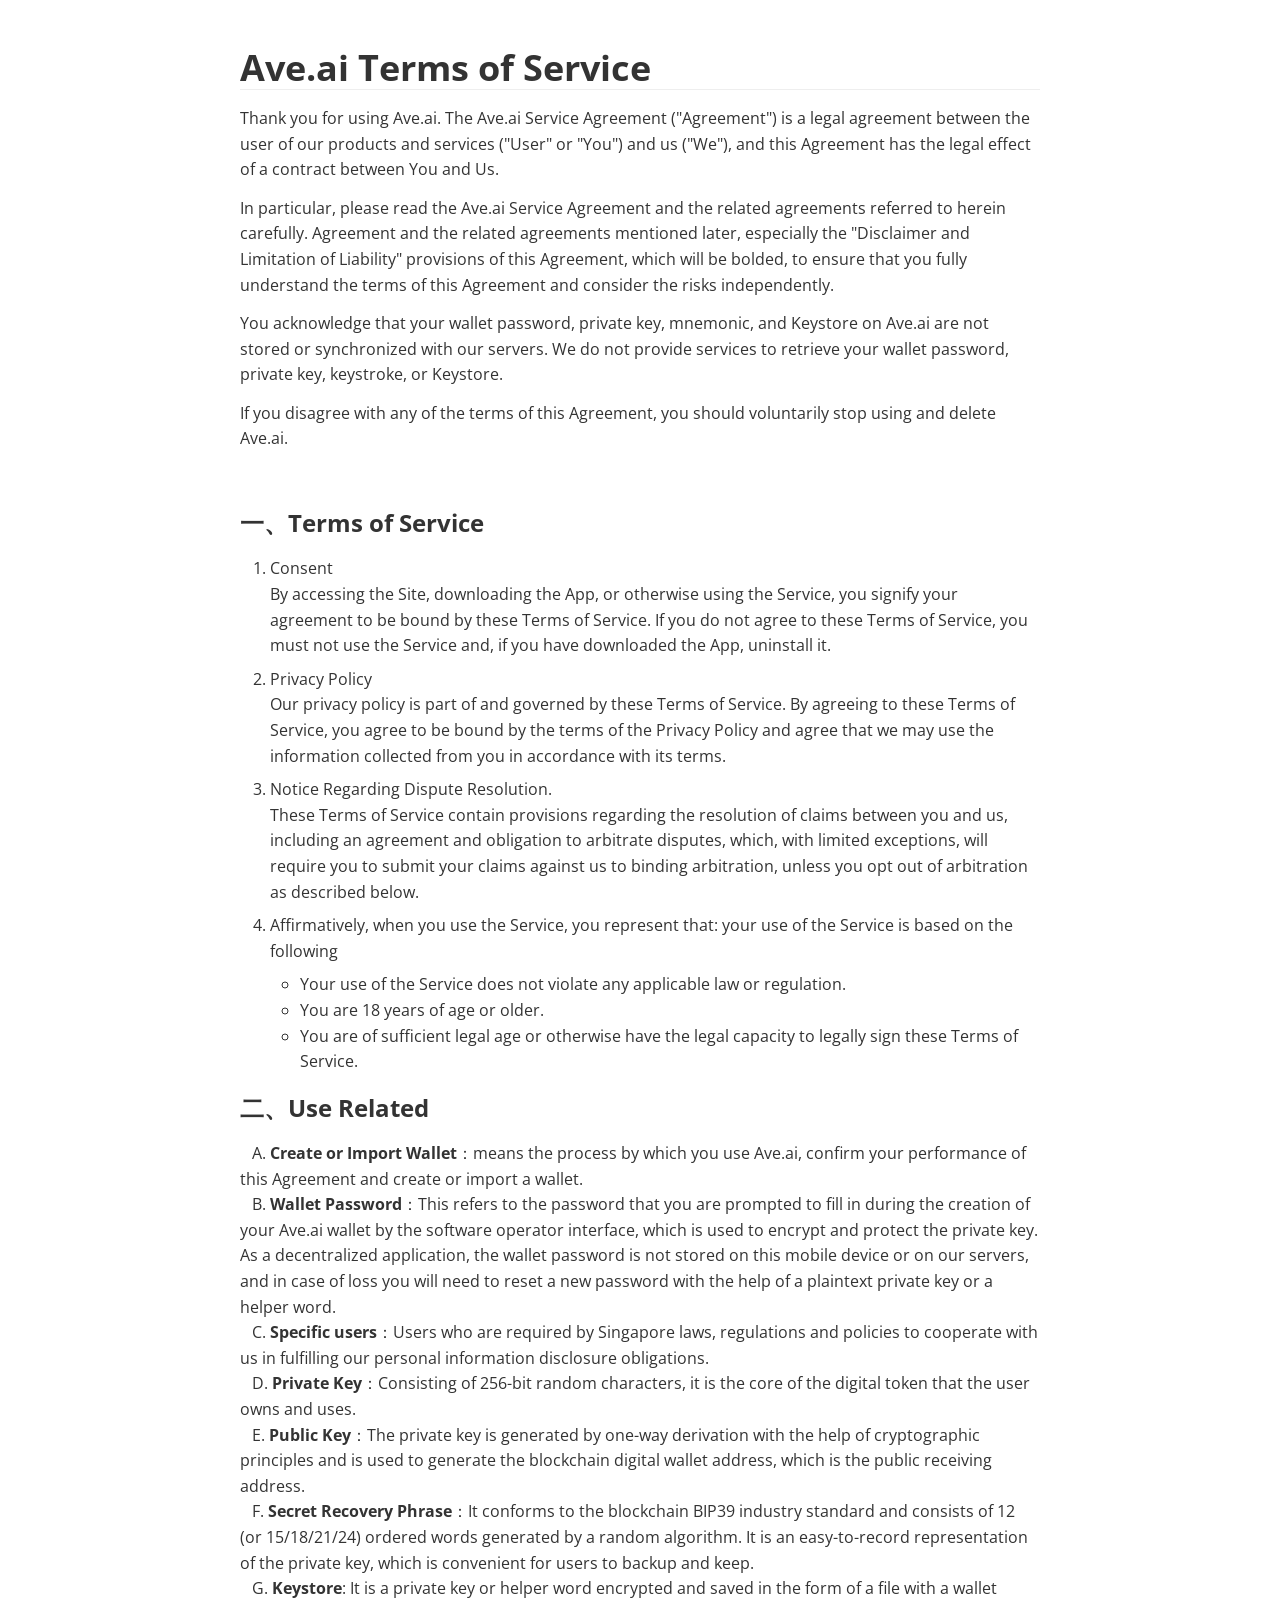
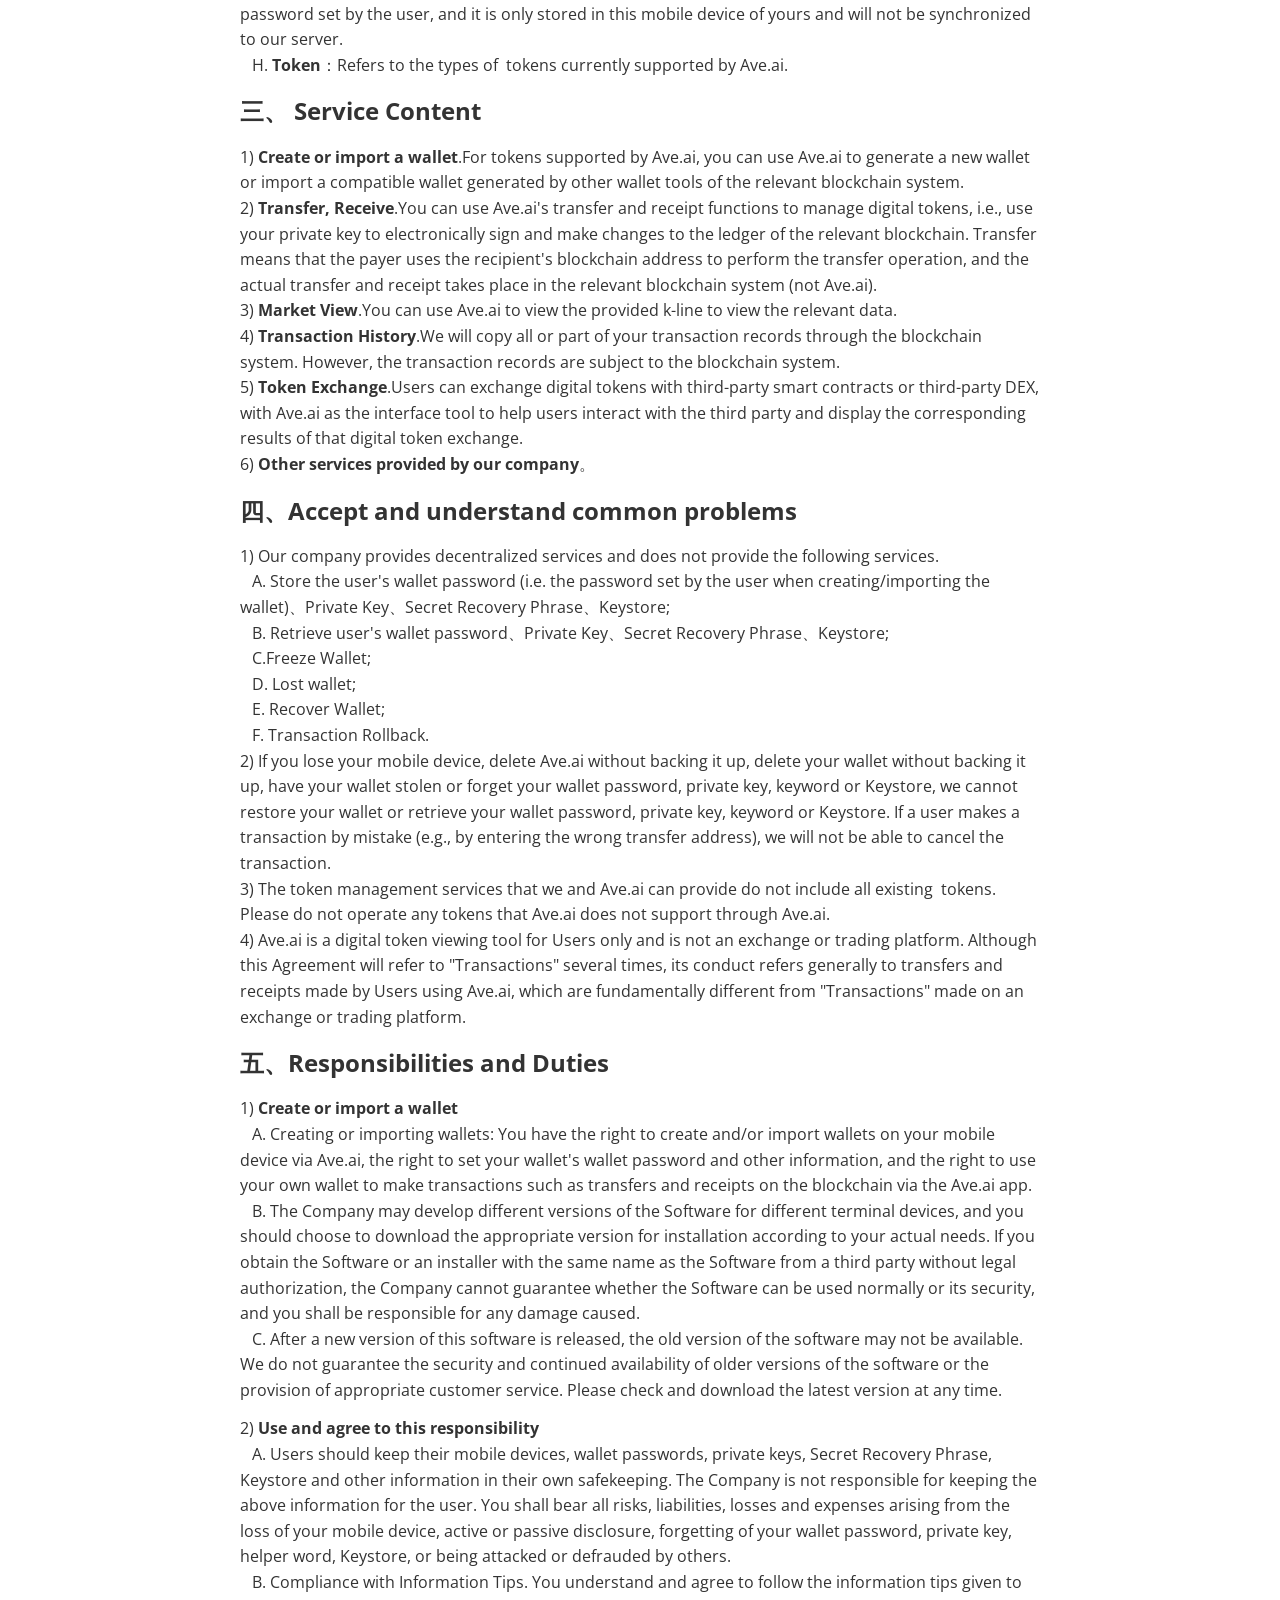
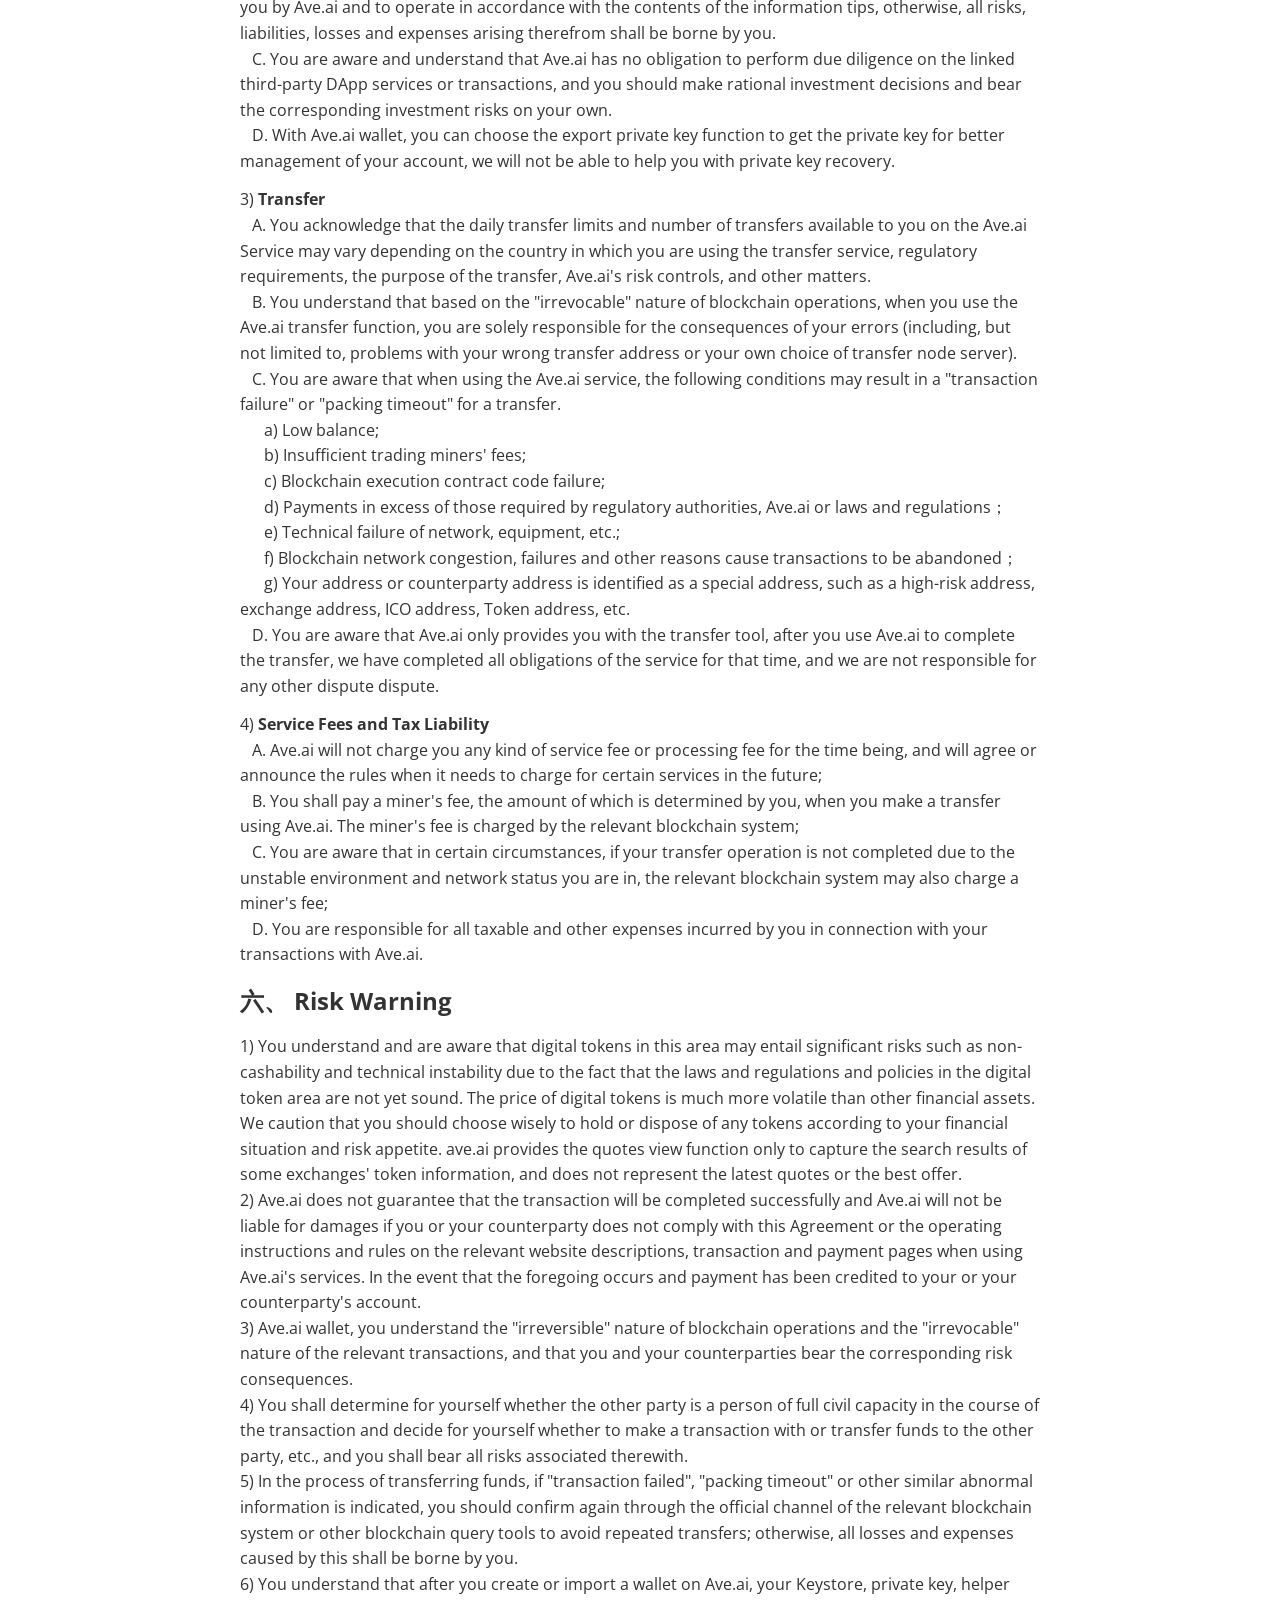
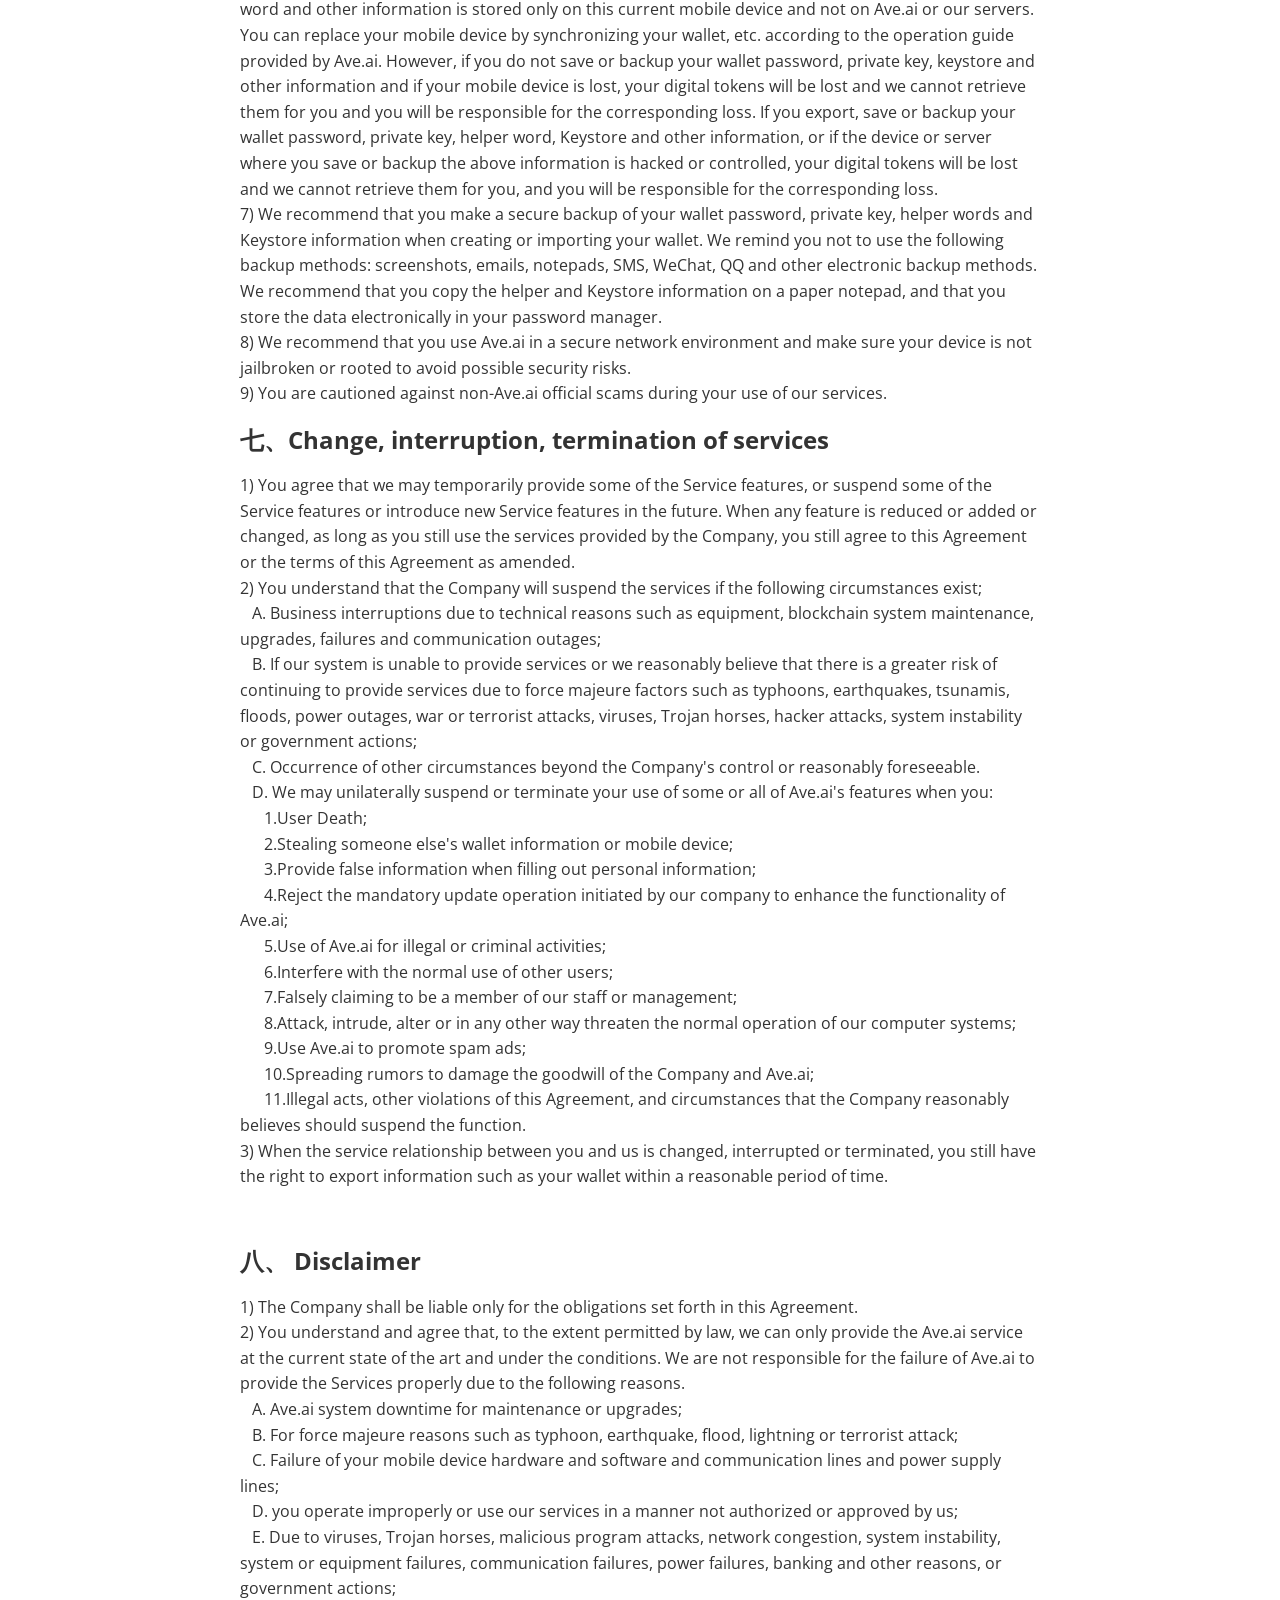
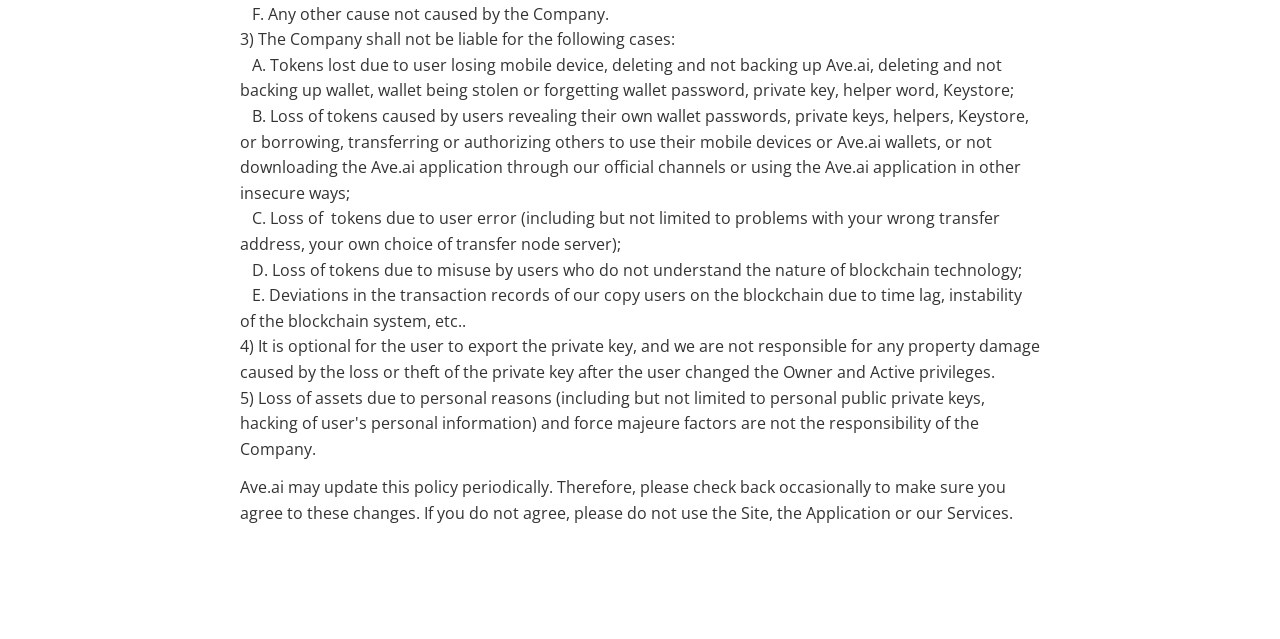
<file: terms-of-service.html>
<!doctype html>
<html>
<head>
<meta charset='UTF-8'><meta name='viewport' content='width=device-width initial-scale=1'>
<title>Ave.ai Terms of Service</title><link href='https://fonts.loli.net/css?family=Open+Sans:400italic,700italic,700,400&subset=latin,latin-ext' rel='stylesheet' type='text/css' /><style type='text/css'>html {overflow-x: initial !important;}:root { --bg-color: #ffffff; --text-color: #333333; --select-text-bg-color: #B5D6FC; --select-text-font-color: auto; --monospace: "Lucida Console",Consolas,"Courier",monospace; --title-bar-height: 20px; }
.mac-os-11 { --title-bar-height: 28px; }
html { font-size: 14px; background-color: var(--bg-color); color: var(--text-color); font-family: "Helvetica Neue", Helvetica, Arial, sans-serif; -webkit-font-smoothing: antialiased; }
body { margin: 0px; padding: 0px; height: auto; bottom: 0px; top: 0px; left: 0px; right: 0px; font-size: 1rem; line-height: 1.42857143; overflow-x: hidden; background-image: inherit; background-size: inherit; background-attachment: inherit; background-origin: inherit; background-clip: inherit; background-color: inherit; tab-size: 4; background-position: inherit inherit; background-repeat: inherit inherit; }
iframe { margin: auto; }
a.url { word-break: break-all; }
a:active, a:hover { outline: 0px; }
.in-text-selection, ::selection { text-shadow: none; background: var(--select-text-bg-color); color: var(--select-text-font-color); }
#write { margin: 0px auto; height: auto; width: inherit; word-break: normal; word-wrap: break-word; position: relative; white-space: normal; overflow-x: visible; padding-top: 36px; }
#write.first-line-indent p { text-indent: 2em; }
#write.first-line-indent li p, #write.first-line-indent p * { text-indent: 0px; }
#write.first-line-indent li { margin-left: 2em; }
.for-image #write { padding-left: 8px; padding-right: 8px; }
body.typora-export { padding-left: 30px; padding-right: 30px; }
.typora-export .footnote-line, .typora-export li, .typora-export p { white-space: pre-wrap; }
.typora-export .task-list-item input { pointer-events: none; }
@media screen and (max-width: 500px) { 
  body.typora-export { padding-left: 0px; padding-right: 0px; }
  #write { padding-left: 20px; padding-right: 20px; }
  .CodeMirror-sizer { margin-left: 0px !important; }
  .CodeMirror-gutters { display: none !important; }
}
#write li > figure:last-child { margin-bottom: 0.5rem; }
#write ol, #write ul { position: relative; }
img { max-width: 100%; vertical-align: middle; image-orientation: from-image; }
button, input, select, textarea { color: inherit; font-family: inherit; font-size: inherit; font-style: inherit; font-variant-caps: inherit; font-weight: inherit; font-stretch: inherit; line-height: inherit; }
input[type="checkbox"], input[type="radio"] { line-height: normal; padding: 0px; }
*, ::after, ::before { box-sizing: border-box; }
#write h1, #write h2, #write h3, #write h4, #write h5, #write h6, #write p, #write pre { width: inherit; }
#write h1, #write h2, #write h3, #write h4, #write h5, #write h6, #write p { position: relative; }
p { line-height: inherit; }
h1, h2, h3, h4, h5, h6 { break-after: avoid-page; break-inside: avoid; orphans: 4; }
p { orphans: 4; }
h1 { font-size: 2rem; }
h2 { font-size: 1.8rem; }
h3 { font-size: 1.6rem; }
h4 { font-size: 1.4rem; }
h5 { font-size: 1.2rem; }
h6 { font-size: 1rem; }
.md-math-block, .md-rawblock, h1, h2, h3, h4, h5, h6, p { margin-top: 1rem; margin-bottom: 1rem; }
.hidden { display: none; }
.md-blockmeta { color: rgb(204, 204, 204); font-weight: 700; font-style: italic; }
a { cursor: pointer; }
sup.md-footnote { padding: 2px 4px; background-color: rgba(238, 238, 238, 0.7); color: rgb(85, 85, 85); border-top-left-radius: 4px; border-top-right-radius: 4px; border-bottom-right-radius: 4px; border-bottom-left-radius: 4px; cursor: pointer; }
sup.md-footnote a, sup.md-footnote a:hover { color: inherit; text-transform: inherit; text-decoration: inherit; }
#write input[type="checkbox"] { cursor: pointer; width: inherit; height: inherit; }
figure { overflow-x: auto; margin: 1.2em 0px; max-width: calc(100% + 16px); padding: 0px; }
figure > table { margin: 0px; }
tr { break-inside: avoid; break-after: auto; }
thead { display: table-header-group; }
table { border-collapse: collapse; border-spacing: 0px; width: 100%; overflow: auto; break-inside: auto; text-align: left; }
table.md-table td { min-width: 32px; }
.CodeMirror-gutters { border-right-width: 0px; background-color: inherit; }
.CodeMirror-linenumber { }
.CodeMirror { text-align: left; }
.CodeMirror-placeholder { opacity: 0.3; }
.CodeMirror pre { padding: 0px 4px; }
.CodeMirror-lines { padding: 0px; }
div.hr:focus { cursor: none; }
#write pre { white-space: pre-wrap; }
#write.fences-no-line-wrapping pre { white-space: pre; }
#write pre.ty-contain-cm { white-space: normal; }
.CodeMirror-gutters { margin-right: 4px; }
.md-fences { font-size: 0.9rem; display: block; break-inside: avoid; text-align: left; overflow: visible; white-space: pre; background-image: inherit; background-size: inherit; background-attachment: inherit; background-origin: inherit; background-clip: inherit; background-color: inherit; position: relative !important; background-position: inherit inherit; background-repeat: inherit inherit; }
.md-diagram-panel { width: 100%; margin-top: 10px; text-align: center; padding-top: 0px; padding-bottom: 8px; overflow-x: auto; }
#write .md-fences.mock-cm { white-space: pre-wrap; }
.md-fences.md-fences-with-lineno { padding-left: 0px; }
#write.fences-no-line-wrapping .md-fences.mock-cm { white-space: pre; overflow-x: auto; }
.md-fences.mock-cm.md-fences-with-lineno { padding-left: 8px; }
.CodeMirror-line, twitterwidget { break-inside: avoid; }
.footnotes { opacity: 0.8; font-size: 0.9rem; margin-top: 1em; margin-bottom: 1em; }
.footnotes + .footnotes { margin-top: 0px; }
.md-reset { margin: 0px; padding: 0px; border: 0px; outline: 0px; vertical-align: top; text-decoration: none; text-shadow: none; float: none; position: static; width: auto; height: auto; white-space: nowrap; cursor: inherit; line-height: normal; font-weight: 400; text-align: left; box-sizing: content-box; direction: ltr; background-position: 0px 0px; background-repeat: initial initial; }
li div { padding-top: 0px; }
blockquote { margin: 1rem 0px; }
li .mathjax-block, li p { margin: 0.5rem 0px; }
li blockquote { margin: 1rem 0px; }
li { margin: 0px; position: relative; }
blockquote > :last-child { margin-bottom: 0px; }
blockquote > :first-child, li > :first-child { margin-top: 0px; }
.footnotes-area { color: rgb(136, 136, 136); margin-top: 0.714rem; padding-bottom: 0.143rem; white-space: normal; }
#write .footnote-line { white-space: pre-wrap; }
@media print { 
  body, html { border: 1px solid transparent; height: 99%; break-after: avoid; break-before: avoid; font-variant-ligatures: no-common-ligatures; }
  #write { margin-top: 0px; padding-top: 0px; border-color: transparent !important; }
  .typora-export * { -webkit-print-color-adjust: exact; }
  .typora-export #write { break-after: avoid; }
  .typora-export #write::after { height: 0px; }
  .is-mac table { break-inside: avoid; }
}
.footnote-line { margin-top: 0.714em; font-size: 0.7em; }
a img, img a { cursor: pointer; }
pre.md-meta-block { font-size: 0.8rem; min-height: 0.8rem; white-space: pre-wrap; background-color: rgb(204, 204, 204); display: block; overflow-x: hidden; background-position: initial initial; background-repeat: initial initial; }
p > .md-image:only-child:not(.md-img-error) img, p > img:only-child { display: block; margin: auto; }
#write.first-line-indent p > .md-image:only-child:not(.md-img-error) img { left: -2em; position: relative; }
p > .md-image:only-child { display: inline-block; width: 100%; }
#write .MathJax_Display { margin: 0.8em 0px 0px; }
.md-math-block { width: 100%; }
.md-math-block:not(:empty)::after { display: none; }
.MathJax_ref { fill: currentcolor; }
[contenteditable="true"]:active, [contenteditable="true"]:focus, [contenteditable="false"]:active, [contenteditable="false"]:focus { outline: 0px; box-shadow: none; }
.md-task-list-item { position: relative; list-style-type: none; }
.task-list-item.md-task-list-item { padding-left: 0px; }
.md-task-list-item > input { position: absolute; top: 0px; left: 0px; margin-left: -1.2em; margin-top: calc(1em - 10px); border: none; }
.math { font-size: 1rem; }
.md-toc { min-height: 3.58rem; position: relative; font-size: 0.9rem; border-top-left-radius: 10px; border-top-right-radius: 10px; border-bottom-right-radius: 10px; border-bottom-left-radius: 10px; }
.md-toc-content { position: relative; margin-left: 0px; }
.md-toc-content::after, .md-toc::after { display: none; }
.md-toc-item { display: block; color: rgb(65, 131, 196); }
.md-toc-item a { text-decoration: none; }
.md-toc-inner:hover { text-decoration: underline; }
.md-toc-inner { display: inline-block; cursor: pointer; }
.md-toc-h1 .md-toc-inner { margin-left: 0px; font-weight: 700; }
.md-toc-h2 .md-toc-inner { margin-left: 2em; }
.md-toc-h3 .md-toc-inner { margin-left: 4em; }
.md-toc-h4 .md-toc-inner { margin-left: 6em; }
.md-toc-h5 .md-toc-inner { margin-left: 8em; }
.md-toc-h6 .md-toc-inner { margin-left: 10em; }
@media screen and (max-width: 48em) { 
  .md-toc-h3 .md-toc-inner { margin-left: 3.5em; }
  .md-toc-h4 .md-toc-inner { margin-left: 5em; }
  .md-toc-h5 .md-toc-inner { margin-left: 6.5em; }
  .md-toc-h6 .md-toc-inner { margin-left: 8em; }
}
a.md-toc-inner { font-size: inherit; font-style: inherit; font-weight: inherit; line-height: inherit; }
.footnote-line a:not(.reversefootnote) { color: inherit; }
.md-attr { display: none; }
.md-fn-count::after { content: "."; }
code, pre, samp, tt { font-family: var(--monospace); }
kbd { margin: 0px 0.1em; padding: 0.1em 0.6em; font-size: 0.8em; color: rgb(36, 39, 41); background-color: rgb(255, 255, 255); border: 1px solid rgb(173, 179, 185); border-top-left-radius: 3px; border-top-right-radius: 3px; border-bottom-right-radius: 3px; border-bottom-left-radius: 3px; box-shadow: rgba(12, 13, 14, 0.2) 0px 1px 0px, rgb(255, 255, 255) 0px 0px 0px 2px inset; white-space: nowrap; vertical-align: middle; background-position: initial initial; background-repeat: initial initial; }
.md-comment { color: rgb(162, 127, 3); opacity: 0.8; font-family: var(--monospace); }
code { text-align: left; }
a.md-print-anchor { white-space: pre !important; border: none !important; display: inline-block !important; position: absolute !important; width: 1px !important; right: 0px !important; outline: 0px !important; text-shadow: initial !important; background-position: 0px 0px !important; background-repeat: initial initial !important; }
.md-inline-math .MathJax_SVG .noError { display: none !important; }
.html-for-mac .inline-math-svg .MathJax_SVG { vertical-align: 0.2px; }
.md-math-block .MathJax_SVG_Display { text-align: center; margin: 0px; position: relative; text-indent: 0px; max-width: none; max-height: none; min-height: 0px; min-width: 100%; width: auto; overflow-y: hidden; display: block !important; }
.MathJax_SVG_Display, .md-inline-math .MathJax_SVG_Display { width: auto; margin: inherit; display: inline-block !important; }
.MathJax_SVG .MJX-monospace { font-family: var(--monospace); }
.MathJax_SVG .MJX-sans-serif { font-family: sans-serif; }
.MathJax_SVG { display: inline; font-style: normal; font-weight: 400; line-height: normal; zoom: 90%; text-indent: 0px; text-align: left; text-transform: none; letter-spacing: normal; word-spacing: normal; word-wrap: normal; white-space: nowrap; float: none; direction: ltr; max-width: none; max-height: none; min-width: 0px; min-height: 0px; border: 0px; padding: 0px; margin: 0px; }
.MathJax_SVG * { transition: none; }
.MathJax_SVG_Display svg { vertical-align: middle !important; margin-bottom: 0px !important; margin-top: 0px !important; }
.os-windows.monocolor-emoji .md-emoji { font-family: "Segoe UI Symbol", sans-serif; }
.md-diagram-panel > svg { max-width: 100%; }
[lang="flow"] svg, [lang="mermaid"] svg { max-width: 100%; height: auto; }
[lang="mermaid"] .node text { font-size: 1rem; }
table tr th { border-bottom-width: 0px; }
video { max-width: 100%; display: block; margin: 0px auto; }
iframe { max-width: 100%; width: 100%; border: none; }
.highlight td, .highlight tr { border: 0px; }
mark { background-color: rgb(255, 255, 0); color: rgb(0, 0, 0); background-position: initial initial; background-repeat: initial initial; }
.md-html-inline .md-plain, .md-html-inline strong, mark .md-inline-math, mark strong { color: inherit; }
mark .md-meta { color: rgb(0, 0, 0); opacity: 0.3 !important; }
@media print { 
  .typora-export h1, .typora-export h2, .typora-export h3, .typora-export h4, .typora-export h5, .typora-export h6 { break-inside: avoid; }
}
.md-diagram-panel .messageText { stroke: none !important; }
.md-diagram-panel .start-state { fill: var(--node-fill); }
.md-diagram-panel .edgeLabel rect { opacity: 1 !important; }
.md-require-zoom-fix foreignObject { font-size: var(--mermaid-font-zoom); }


:root {
    --side-bar-bg-color: #fafafa;
    --control-text-color: #777;
}

@include-when-export url(https://fonts.loli.net/css?family=Open+Sans:400italic,700italic,700,400&subset=latin,latin-ext);

/* open-sans-regular - latin-ext_latin */
  /* open-sans-italic - latin-ext_latin */
    /* open-sans-700 - latin-ext_latin */
    /* open-sans-700italic - latin-ext_latin */
  html {
    font-size: 16px;
}

body {
    font-family: "Open Sans","Clear Sans", "Helvetica Neue", Helvetica, Arial, sans-serif;
    color: rgb(51, 51, 51);
    line-height: 1.6;
}

#write {
    max-width: 860px;
  	margin: 0 auto;
  	padding: 30px;
    padding-bottom: 100px;
}

@media only screen and (min-width: 1400px) {
	#write {
		max-width: 1024px;
	}
}

@media only screen and (min-width: 1800px) {
	#write {
		max-width: 1200px;
	}
}

#write > ul:first-child,
#write > ol:first-child{
    margin-top: 30px;
}

a {
    color: #4183C4;
}
h1,
h2,
h3,
h4,
h5,
h6 {
    position: relative;
    margin-top: 1rem;
    margin-bottom: 1rem;
    font-weight: bold;
    line-height: 1.4;
    cursor: text;
}
h1:hover a.anchor,
h2:hover a.anchor,
h3:hover a.anchor,
h4:hover a.anchor,
h5:hover a.anchor,
h6:hover a.anchor {
    text-decoration: none;
}
h1 tt,
h1 code {
    font-size: inherit;
}
h2 tt,
h2 code {
    font-size: inherit;
}
h3 tt,
h3 code {
    font-size: inherit;
}
h4 tt,
h4 code {
    font-size: inherit;
}
h5 tt,
h5 code {
    font-size: inherit;
}
h6 tt,
h6 code {
    font-size: inherit;
}
h1 {
    font-size: 2.25em;
    line-height: 1.2;
    border-bottom: 1px solid #eee;
}
h2 {
    font-size: 1.75em;
    line-height: 1.225;
    border-bottom: 1px solid #eee;
}

/*@media print {
    .typora-export h1,
    .typora-export h2 {
        border-bottom: none;
        padding-bottom: initial;
    }

    .typora-export h1::after,
    .typora-export h2::after {
        content: "";
        display: block;
        height: 100px;
        margin-top: -96px;
        border-top: 1px solid #eee;
    }
}*/

h3 {
    font-size: 1.5em;
    line-height: 1.43;
}
h4 {
    font-size: 1.25em;
}
h5 {
    font-size: 1em;
}
h6 {
   font-size: 1em;
    color: #777;
}
p,
blockquote,
ul,
ol,
dl,
table{
    margin: 0.8em 0;
}
li>ol,
li>ul {
    margin: 0 0;
}
hr {
    height: 2px;
    padding: 0;
    margin: 16px 0;
    background-color: #e7e7e7;
    border: 0 none;
    overflow: hidden;
    box-sizing: content-box;
}

li p.first {
    display: inline-block;
}
ul,
ol {
    padding-left: 30px;
}
ul:first-child,
ol:first-child {
    margin-top: 0;
}
ul:last-child,
ol:last-child {
    margin-bottom: 0;
}
blockquote {
    border-left: 4px solid #dfe2e5;
    padding: 0 15px;
    color: #777777;
}
blockquote blockquote {
    padding-right: 0;
}
table {
    padding: 0;
    word-break: initial;
}
table tr {
    border-top: 1px solid #dfe2e5;
    margin: 0;
    padding: 0;
}
table tr:nth-child(2n),
thead {
    background-color: #f8f8f8;
}
table th {
    font-weight: bold;
    border: 1px solid #dfe2e5;
    border-bottom: 0;
    margin: 0;
    padding: 6px 13px;
}
table td {
    border: 1px solid #dfe2e5;
    margin: 0;
    padding: 6px 13px;
}
table th:first-child,
table td:first-child {
    margin-top: 0;
}
table th:last-child,
table td:last-child {
    margin-bottom: 0;
}

.CodeMirror-lines {
    padding-left: 4px;
}

.code-tooltip {
    box-shadow: 0 1px 1px 0 rgba(0,28,36,.3);
    border-top: 1px solid #eef2f2;
}

.md-fences,
code,
tt {
    border: 1px solid #e7eaed;
    background-color: #f8f8f8;
    border-radius: 3px;
    padding: 0;
    padding: 2px 4px 0px 4px;
    font-size: 0.9em;
}

code {
    background-color: #f3f4f4;
    padding: 0 2px 0 2px;
}

.md-fences {
    margin-bottom: 15px;
    margin-top: 15px;
    padding-top: 8px;
    padding-bottom: 6px;
}


.md-task-list-item > input {
  margin-left: -1.3em;
}

@media print {
    html {
        font-size: 13px;
    }
    table,
    pre {
        page-break-inside: avoid;
    }
    pre {
        word-wrap: break-word;
    }
}

.md-fences {
	background-color: #f8f8f8;
}
#write pre.md-meta-block {
	padding: 1rem;
    font-size: 85%;
    line-height: 1.45;
    background-color: #f7f7f7;
    border: 0;
    border-radius: 3px;
    color: #777777;
    margin-top: 0 !important;
}

.mathjax-block>.code-tooltip {
	bottom: .375rem;
}

.md-mathjax-midline {
    background: #fafafa;
}

#write>h3.md-focus:before{
	left: -1.5625rem;
	top: .375rem;
}
#write>h4.md-focus:before{
	left: -1.5625rem;
	top: .285714286rem;
}
#write>h5.md-focus:before{
	left: -1.5625rem;
	top: .285714286rem;
}
#write>h6.md-focus:before{
	left: -1.5625rem;
	top: .285714286rem;
}
.md-image>.md-meta {
    /*border: 1px solid #ddd;*/
    border-radius: 3px;
    padding: 2px 0px 0px 4px;
    font-size: 0.9em;
    color: inherit;
}

.md-tag {
    color: #a7a7a7;
    opacity: 1;
}

.md-toc { 
    margin-top:20px;
    padding-bottom:20px;
}

.sidebar-tabs {
    border-bottom: none;
}

#typora-quick-open {
    border: 1px solid #ddd;
    background-color: #f8f8f8;
}

#typora-quick-open-item {
    background-color: #FAFAFA;
    border-color: #FEFEFE #e5e5e5 #e5e5e5 #eee;
    border-style: solid;
    border-width: 1px;
}

/** focus mode */
.on-focus-mode blockquote {
    border-left-color: rgba(85, 85, 85, 0.12);
}

header, .context-menu, .megamenu-content, footer{
    font-family: "Segoe UI", "Arial", sans-serif;
}

.file-node-content:hover .file-node-icon,
.file-node-content:hover .file-node-open-state{
    visibility: visible;
}

.mac-seamless-mode #typora-sidebar {
    background-color: #fafafa;
    background-color: var(--side-bar-bg-color);
}

.md-lang {
    color: #b4654d;
}

.html-for-mac .context-menu {
    --item-hover-bg-color: #E6F0FE;
}

#md-notification .btn {
    border: 0;
}

.dropdown-menu .divider {
    border-color: #e5e5e5;
}

.ty-preferences .window-content {
    background-color: #fafafa;
}

.ty-preferences .nav-group-item.active {
    color: white;
    background: #999;
}

 :root {--mermaid-font-zoom:1em ;} 
</style>
</head>
<body class='typora-export'>
<div id='write'  class=''><h1><a name="aveai-terms-of-service" class="md-header-anchor"></a><span>Ave.ai Terms of Service</span></h1><p><span>Thank you for using Ave.ai. The Ave.ai Service Agreement (&quot;Agreement&quot;) is a legal agreement between the user of our products and services (&quot;User&quot; or &quot;You&quot;) and us (&quot;We&quot;), and this Agreement has the legal effect of a contract between You and Us. </span></p><p><span>In particular, please read the Ave.ai Service Agreement and the related agreements referred to herein carefully. Agreement and the related agreements mentioned later, especially the &quot;Disclaimer and Limitation of Liability&quot; provisions of this Agreement, which will be bolded, to ensure that you fully understand the terms of this Agreement and consider the risks independently.</span></p><p><span>You acknowledge that your wallet password, private key, mnemonic, and Keystore on Ave.ai are not stored or synchronized with our servers. We do not provide services to retrieve your wallet password, private key, keystroke, or Keystore. </span></p><p><span>If you disagree with any of the terms of this Agreement, you should voluntarily stop using and delete Ave.ai.</span></p><p>&nbsp;</p><h3><a name="一terms-of-service" class="md-header-anchor"></a><span>一、Terms of Service</span></h3><ol start='' ><li><p><span>Consent</span>
<span>By accessing the Site, downloading the App, or otherwise using the Service, you signify your agreement to be bound by these Terms of Service. If you do not agree to these Terms of Service, you must not use the Service and, if you have downloaded the App, uninstall it.</span></p></li><li><p><span>Privacy Policy</span>
<span>Our privacy policy is part of and governed by these Terms of Service. By agreeing to these Terms of Service, you agree to be bound by the terms of the Privacy Policy and agree that we may use the information collected from you in accordance with its terms.</span></p></li><li><p><span>Notice Regarding Dispute Resolution.</span>
<span>These Terms of Service contain provisions regarding the resolution of claims between you and us, including an agreement and obligation to arbitrate disputes, which, with limited exceptions, will require you to submit your claims against us to binding arbitration, unless you opt out of arbitration as described below.</span></p></li><li><p><span>Affirmatively, when you use the Service, you represent that: your use of the Service is based on the following</span></p><ul><li><span>Your use of the Service does not violate any applicable law or regulation.</span></li><li><span>You are 18 years of age or older.</span></li><li><span>You are of sufficient legal age or otherwise have the legal capacity to legally sign these Terms of Service.</span></li></ul></li></ol><h3><a name="二use-related" class="md-header-anchor"></a><span>二、Use Related</span></h3><p><span>   A. </span><strong><span>Create or Import Wallet</span></strong><span>：means the process by which you use Ave.ai, confirm your performance of this Agreement and create or import a wallet.</span>
<span>   B. </span><strong><span>Wallet Password</span></strong><span>：This refers to the password that you are prompted to fill in during the creation of your Ave.ai wallet by the software operator interface, which is used to encrypt and protect the private key. As a decentralized application, the wallet password is not stored on this mobile device or on our servers, and in case of loss you will need to reset a new password with the help of a plaintext private key or a helper word.</span>
<span>   C. </span><strong><span>Specific users</span></strong><span>：Users who are required by Singapore laws, regulations and policies to cooperate with us in fulfilling our personal information disclosure obligations.</span>
<span>   D. </span><strong><span>Private Key</span></strong><span>：Consisting of 256-bit random characters, it is the core of the digital token that the user owns and uses.</span>
<span>   E. </span><strong><span>Public Key</span></strong><span>：The private key is generated by one-way derivation with the help of cryptographic principles and is used to generate the blockchain digital wallet address, which is the public receiving address.</span>
<span>   F. </span><strong><span>Secret Recovery Phrase</span></strong><span>：It conforms to the blockchain BIP39 industry standard and consists of 12 (or 15/18/21/24) ordered words generated by a random algorithm. It is an easy-to-record representation of the private key, which is convenient for users to backup and keep.</span>
<span>   G. </span><strong><span>Keystore</span></strong><span>: It is a private key or helper word encrypted and saved in the form of a file with a wallet password set by the user, and it is only stored in this mobile device of yours and will not be synchronized to our server.</span>
<span>   H. </span><strong><span>Token</span></strong><span>：Refers to the types of  tokens currently supported by Ave.ai. </span></p><h3><a name="三-service-content" class="md-header-anchor"></a><span>三、 Service Content</span></h3><p><span>1) </span><strong><span>Create or import a wallet</span></strong><span>.For tokens supported by Ave.ai, you can use Ave.ai to generate a new wallet or import a compatible wallet generated by other wallet tools of the relevant blockchain system.</span>
<span>2) </span><strong><span>Transfer, Receive</span></strong><span>.You can use Ave.ai&#39;s transfer and receipt functions to manage digital tokens, i.e., use your private key to electronically sign and make changes to the ledger of the relevant blockchain. Transfer means that the payer uses the recipient&#39;s blockchain address to perform the transfer operation, and the actual transfer and receipt takes place in the relevant blockchain system (not Ave.ai).</span>
<span>3) </span><strong><span>Market View</span></strong><span>.You can use Ave.ai to view the provided k-line to view the relevant data.</span>
<span>4) </span><strong><span>Transaction History</span></strong><span>.We will copy all or part of your transaction records through the blockchain system. However, the transaction records are subject to the blockchain system.</span>
<span>5) </span><strong><span>Token Exchange</span></strong><span>.Users can exchange digital tokens with third-party smart contracts or third-party DEX, with Ave.ai as the interface tool to help users interact with the third party and display the corresponding results of that digital token exchange.</span>
<span>6) </span><strong><span>Other services provided by our company</span></strong><span>。</span></p><h3><a name="四accept-and-understand-common-problems" class="md-header-anchor"></a><span>四、Accept and understand common problems</span></h3><p><span>1) Our company provides decentralized services and does not provide the following services.</span>
<span>   A. Store the user&#39;s wallet password (i.e. the password set by the user when creating/importing the wallet)、Private Key、Secret Recovery Phrase、Keystore;</span>
<span>   B. Retrieve user&#39;s wallet password、Private Key、Secret Recovery Phrase、Keystore;</span>
<span>   C.Freeze Wallet;</span>
<span>   D. Lost wallet;</span>
<span>   E. Recover Wallet;</span>
<span>   F. Transaction Rollback.</span>
<span>2) If you lose your mobile device, delete Ave.ai without backing it up, delete your wallet without backing it up, have your wallet stolen or forget your wallet password, private key, keyword or Keystore, we cannot restore your wallet or retrieve your wallet password, private key, keyword or Keystore. If a user makes a transaction by mistake (e.g., by entering the wrong transfer address), we will not be able to cancel the transaction.</span>
<span>3) The token management services that we and Ave.ai can provide do not include all existing  tokens. Please do not operate any tokens that Ave.ai does not support through Ave.ai.</span>
<span>4) Ave.ai is a digital token viewing tool for Users only and is not an exchange or trading platform. Although this Agreement will refer to &quot;Transactions&quot; several times, its conduct refers generally to transfers and receipts made by Users using Ave.ai, which are fundamentally different from &quot;Transactions&quot; made on an exchange or trading platform.</span></p><h3><a name="五responsibilities-and-duties" class="md-header-anchor"></a><span>五、Responsibilities and Duties</span></h3><p><span>1) </span><strong><span>Create or import a wallet</span></strong>
<span>   A. Creating or importing wallets: You have the right to create and/or import wallets on your mobile device via Ave.ai, the right to set your wallet&#39;s wallet password and other information, and the right to use your own wallet to make transactions such as transfers and receipts on the blockchain via the Ave.ai app.</span>
<span>   B. The Company may develop different versions of the Software for different terminal devices, and you should choose to download the appropriate version for installation according to your actual needs. If you obtain the Software or an installer with the same name as the Software from a third party without legal authorization, the Company cannot guarantee whether the Software can be used normally or its security, and you shall be responsible for any damage caused.</span>
<span>   C. After a new version of this software is released, the old version of the software may not be available. We do not guarantee the security and continued availability of older versions of the software or the provision of appropriate customer service. Please check and download the latest version at any time.</span></p><p><span>2) </span><strong><span>Use and agree to this responsibility</span></strong>
<span>   A. Users should keep their mobile devices, wallet passwords, private keys, Secret Recovery Phrase, Keystore and other information in their own safekeeping. The Company is not responsible for keeping the above information for the user. You shall bear all risks, liabilities, losses and expenses arising from the loss of your mobile device, active or passive disclosure, forgetting of your wallet password, private key, helper word, Keystore, or being attacked or defrauded by others.</span>
<span>   B. Compliance with Information Tips. You understand and agree to follow the information tips given to you by Ave.ai and to operate in accordance with the contents of the information tips, otherwise, all risks, liabilities, losses and expenses arising therefrom shall be borne by you.</span>
<span>   C. You are aware and understand that Ave.ai has no obligation to perform due diligence on the linked third-party DApp services or transactions, and you should make rational investment decisions and bear the corresponding investment risks on your own.</span>
<span>   D. With Ave.ai wallet, you can choose the export private key function to get the private key for better management of your account, we will not be able to help you with private key recovery.</span></p><p><span>3) </span><strong><span>Transfer</span></strong>
<span>   A. You acknowledge that the daily transfer limits and number of transfers available to you on the Ave.ai Service may vary depending on the country in which you are using the transfer service, regulatory requirements, the purpose of the transfer, Ave.ai&#39;s risk controls, and other matters.</span>
<span>   B. You understand that based on the &quot;irrevocable&quot; nature of blockchain operations, when you use the Ave.ai transfer function, you are solely responsible for the consequences of your errors (including, but not limited to, problems with your wrong transfer address or your own choice of transfer node server).</span>
<span>   C. You are aware that when using the Ave.ai service, the following conditions may result in a &quot;transaction failure&quot; or &quot;packing timeout&quot; for a transfer.</span>
<span>      a) Low balance;</span>
<span>      b) Insufficient trading miners&#39; fees;</span>
<span>      c) Blockchain execution contract code failure;</span>
<span>      d) Payments in excess of those required by regulatory authorities, Ave.ai or laws and regulations；</span>
<span>      e) Technical failure of network, equipment, etc.;</span>
<span>      f) Blockchain network congestion, failures and other reasons cause transactions to be abandoned；</span>
<span>      g) Your address or counterparty address is identified as a special address, such as a high-risk address, exchange address, ICO address, Token address, etc.</span>
<span>   D. You are aware that Ave.ai only provides you with the transfer tool, after you use Ave.ai to complete the transfer, we have completed all obligations of the service for that time, and we are not responsible for any other dispute dispute.</span></p><p><span>4) </span><strong><span>Service Fees and Tax Liability</span></strong>
<span>   A. Ave.ai will not charge you any kind of service fee or processing fee for the time being, and will agree or announce the rules when it needs to charge for certain services in the future;</span>
<span>   B. You shall pay a miner&#39;s fee, the amount of which is determined by you, when you make a transfer using Ave.ai. The miner&#39;s fee is charged by the relevant blockchain system;</span>
<span>   C. You are aware that in certain circumstances, if your transfer operation is not completed due to the unstable environment and network status you are in, the relevant blockchain system may also charge a miner&#39;s fee;</span>
<span>   D. You are responsible for all taxable and other expenses incurred by you in connection with your transactions with Ave.ai.</span></p><h3><a name="六-risk-warning" class="md-header-anchor"></a><span>六、 Risk Warning</span></h3><p><span>1) You understand and are aware that digital tokens in this area may entail significant risks such as non-cashability and technical instability due to the fact that the laws and regulations and policies in the digital token area are not yet sound. The price of digital tokens is much more volatile than other financial assets. We caution that you should choose wisely to hold or dispose of any tokens according to your financial situation and risk appetite. ave.ai provides the quotes view function only to capture the search results of some exchanges&#39; token information, and does not represent the latest quotes or the best offer.</span>
<span>2) Ave.ai does not guarantee that the transaction will be completed successfully and Ave.ai will not be liable for damages if you or your counterparty does not comply with this Agreement or the operating instructions and rules on the relevant website descriptions, transaction and payment pages when using Ave.ai&#39;s services. In the event that the foregoing occurs and payment has been credited to your or your counterparty&#39;s account.</span>
<span>3) Ave.ai wallet, you understand the &quot;irreversible&quot; nature of blockchain operations and the &quot;irrevocable&quot; nature of the relevant transactions, and that you and your counterparties bear the corresponding risk consequences.</span>
<span>4) You shall determine for yourself whether the other party is a person of full civil capacity in the course of the transaction and decide for yourself whether to make a transaction with or transfer funds to the other party, etc., and you shall bear all risks associated therewith.</span>
<span>5) In the process of transferring funds, if &quot;transaction failed&quot;, &quot;packing timeout&quot; or other similar abnormal information is indicated, you should confirm again through the official channel of the relevant blockchain system or other blockchain query tools to avoid repeated transfers; otherwise, all losses and expenses caused by this shall be borne by you.</span>
<span>6) You understand that after you create or import a wallet on Ave.ai, your Keystore, private key, helper word and other information is stored only on this current mobile device and not on Ave.ai or our servers. You can replace your mobile device by synchronizing your wallet, etc. according to the operation guide provided by Ave.ai. However, if you do not save or backup your wallet password, private key, keystore and other information and if your mobile device is lost, your digital tokens will be lost and we cannot retrieve them for you and you will be responsible for the corresponding loss. If you export, save or backup your wallet password, private key, helper word, Keystore and other information, or if the device or server where you save or backup the above information is hacked or controlled, your digital tokens will be lost and we cannot retrieve them for you, and you will be responsible for the corresponding loss.</span>
<span>7) We recommend that you make a secure backup of your wallet password, private key, helper words and Keystore information when creating or importing your wallet. We remind you not to use the following backup methods: screenshots, emails, notepads, SMS, WeChat, QQ and other electronic backup methods. We recommend that you copy the helper and Keystore information on a paper notepad, and that you store the data electronically in your password manager.</span>
<span>8) We recommend that you use Ave.ai in a secure network environment and make sure your device is not jailbroken or rooted to avoid possible security risks.</span>
<span>9) You are cautioned against non-Ave.ai official scams during your use of our services.</span></p><h3><a name="七change-interruption-termination-of-services" class="md-header-anchor"></a><span>七、Change, interruption, termination of services</span></h3><p><span>1) You agree that we may temporarily provide some of the Service features, or suspend some of the Service features or introduce new Service features in the future. When any feature is reduced or added or changed, as long as you still use the services provided by the Company, you still agree to this Agreement or the terms of this Agreement as amended.</span>
<span>2) You understand that the Company will suspend the services if the following circumstances exist;</span>
<span>   A. Business interruptions due to technical reasons such as equipment, blockchain system maintenance, upgrades, failures and communication outages;</span>
<span>   B. If our system is unable to provide services or we reasonably believe that there is a greater risk of continuing to provide services due to force majeure factors such as typhoons, earthquakes, tsunamis, floods, power outages, war or terrorist attacks, viruses, Trojan horses, hacker attacks, system instability or government actions;</span>
<span>   C. Occurrence of other circumstances beyond the Company&#39;s control or reasonably foreseeable.</span>
<span>   D. We may unilaterally suspend or terminate your use of some or all of Ave.ai&#39;s features when you:</span>
<span>      1.User Death;</span>
<span>      2.Stealing someone else&#39;s wallet information or mobile device;</span>
<span>      3.Provide false information when filling out personal information;</span>
<span>      4.Reject the mandatory update operation initiated by our company to enhance the functionality of Ave.ai;</span>
<span>      5.Use of Ave.ai for illegal or criminal activities;</span>
<span>      6.Interfere with the normal use of other users;</span>
<span>      7.Falsely claiming to be a member of our staff or management;</span>
<span>      8.Attack, intrude, alter or in any other way threaten the normal operation of our computer systems;</span>
<span>      9.Use Ave.ai to promote spam ads;</span>
<span>      10.Spreading rumors to damage the goodwill of the Company and Ave.ai;</span>
<span>      11.Illegal acts, other violations of this Agreement, and circumstances that the Company reasonably believes should suspend the function.</span>
<span>3) When the service relationship between you and us is changed, interrupted or terminated, you still have the right to export information such as your wallet within a reasonable period of time.</span></p><p>&nbsp;</p><h3><a name="八-disclaimer" class="md-header-anchor"></a><span>八、 Disclaimer</span></h3><p><span>1) The Company shall be liable only for the obligations set forth in this Agreement.</span>
<span>2) You understand and agree that, to the extent permitted by law, we can only provide the Ave.ai service at the current state of the art and under the conditions. We are not responsible for the failure of Ave.ai to provide the Services properly due to the following reasons.</span>
<span>   A. Ave.ai system downtime for maintenance or upgrades;</span>
<span>   B. For force majeure reasons such as typhoon, earthquake, flood, lightning or terrorist attack;</span>
<span>   C. Failure of your mobile device hardware and software and communication lines and power supply lines;</span>
<span>   D. you operate improperly or use our services in a manner not authorized or approved by us;</span>
<span>   E. Due to viruses, Trojan horses, malicious program attacks, network congestion, system instability, system or equipment failures, communication failures, power failures, banking and other reasons, or government actions;</span>
<span>   F. Any other cause not caused by the Company.</span>
<span>3) The Company shall not be liable for the following cases:</span>
<span>   A. Tokens lost due to user losing mobile device, deleting and not backing up Ave.ai, deleting and not backing up wallet, wallet being stolen or forgetting wallet password, private key, helper word, Keystore;</span>
<span>   B. Loss of tokens caused by users revealing their own wallet passwords, private keys, helpers, Keystore, or borrowing, transferring or authorizing others to use their mobile devices or Ave.ai wallets, or not downloading the Ave.ai application through our official channels or using the Ave.ai application in other insecure ways;</span>
<span>   C. Loss of  tokens due to user error (including but not limited to problems with your wrong transfer address, your own choice of transfer node server);</span>
<span>   D. Loss of tokens due to misuse by users who do not understand the nature of blockchain technology;</span>
<span>   E. Deviations in the transaction records of our copy users on the blockchain due to time lag, instability of the blockchain system, etc..</span>
<span>4) It is optional for the user to export the private key, and we are not responsible for any property damage caused by the loss or theft of the private key after the user changed the Owner and Active privileges.</span>
<span>5) Loss of assets due to personal reasons (including but not limited to personal public private keys, hacking of user&#39;s personal information) and force majeure factors are not the responsibility of the Company.</span></p><p><span>Ave.ai may update this policy periodically. Therefore, please check back occasionally to make sure you agree to these changes. If you do not agree, please do not use the Site, the Application or our Services.</span></p></div>
</body>
</html>
</file>
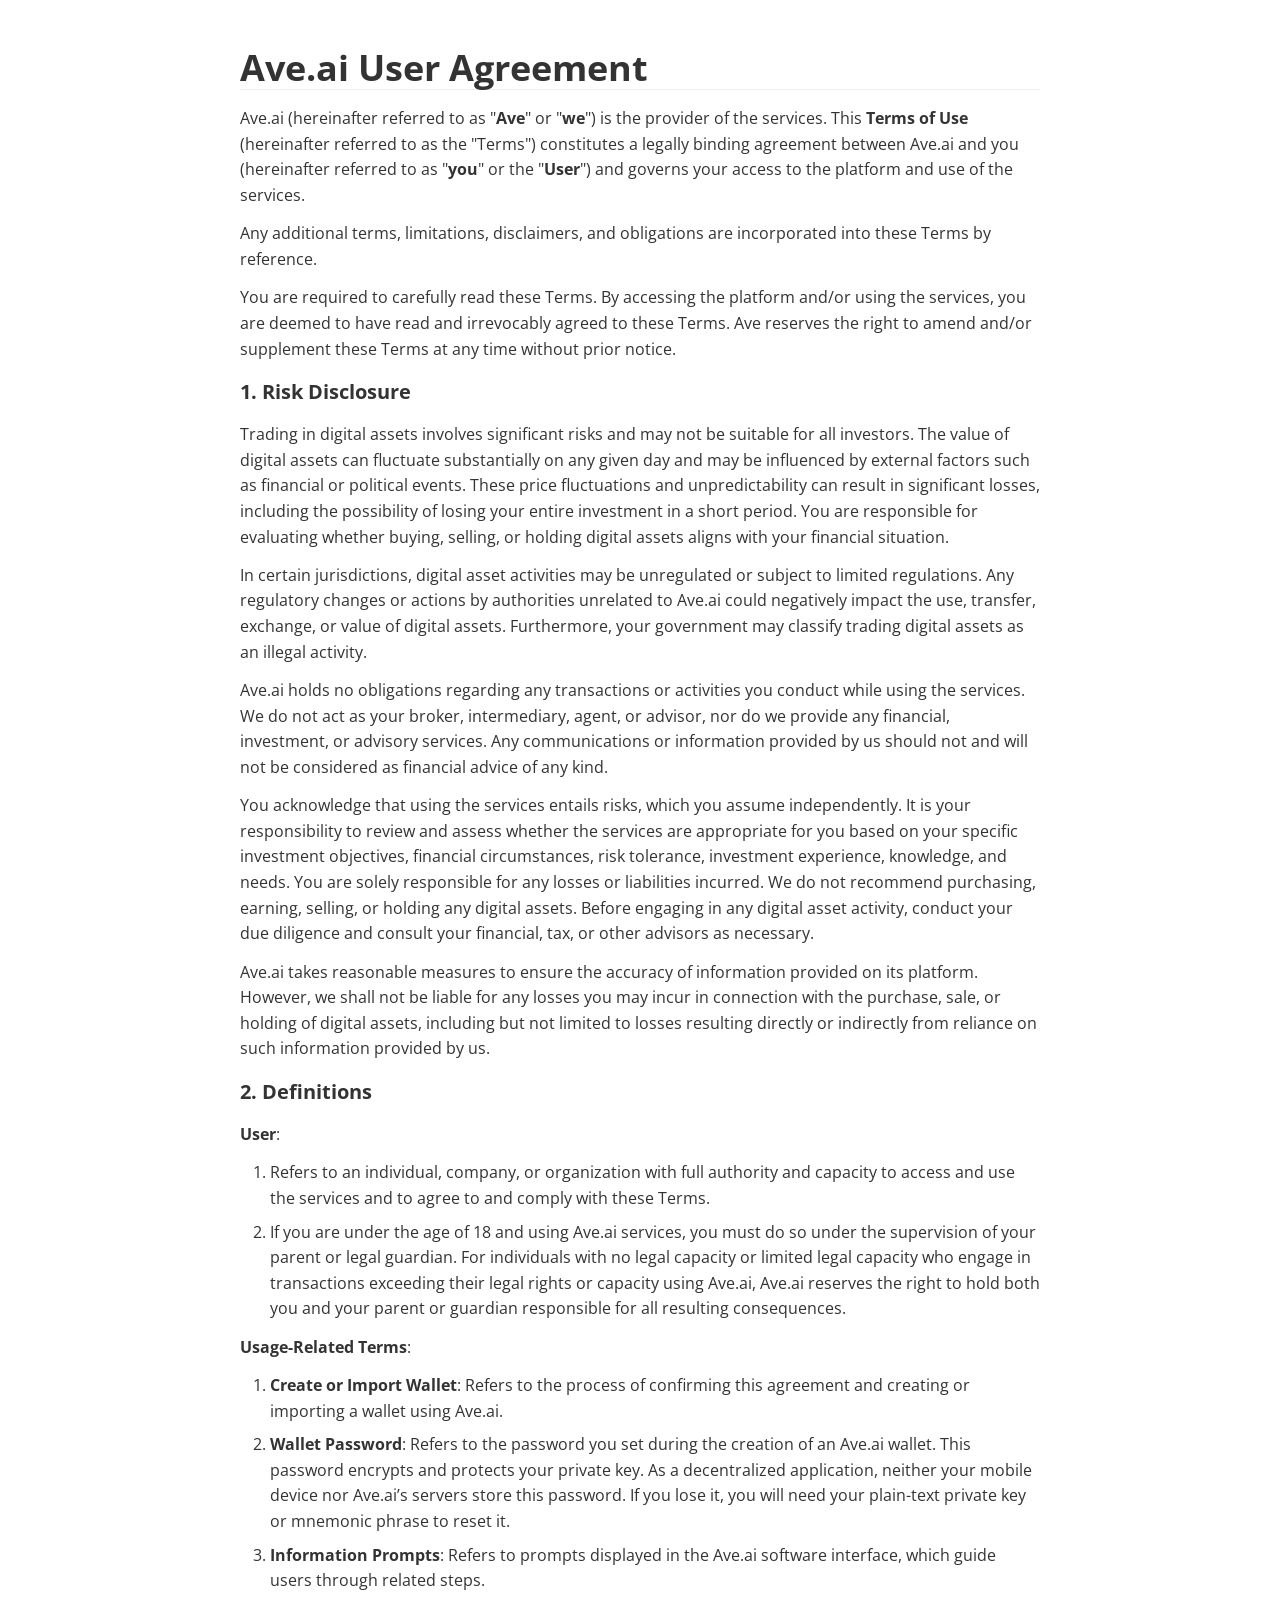
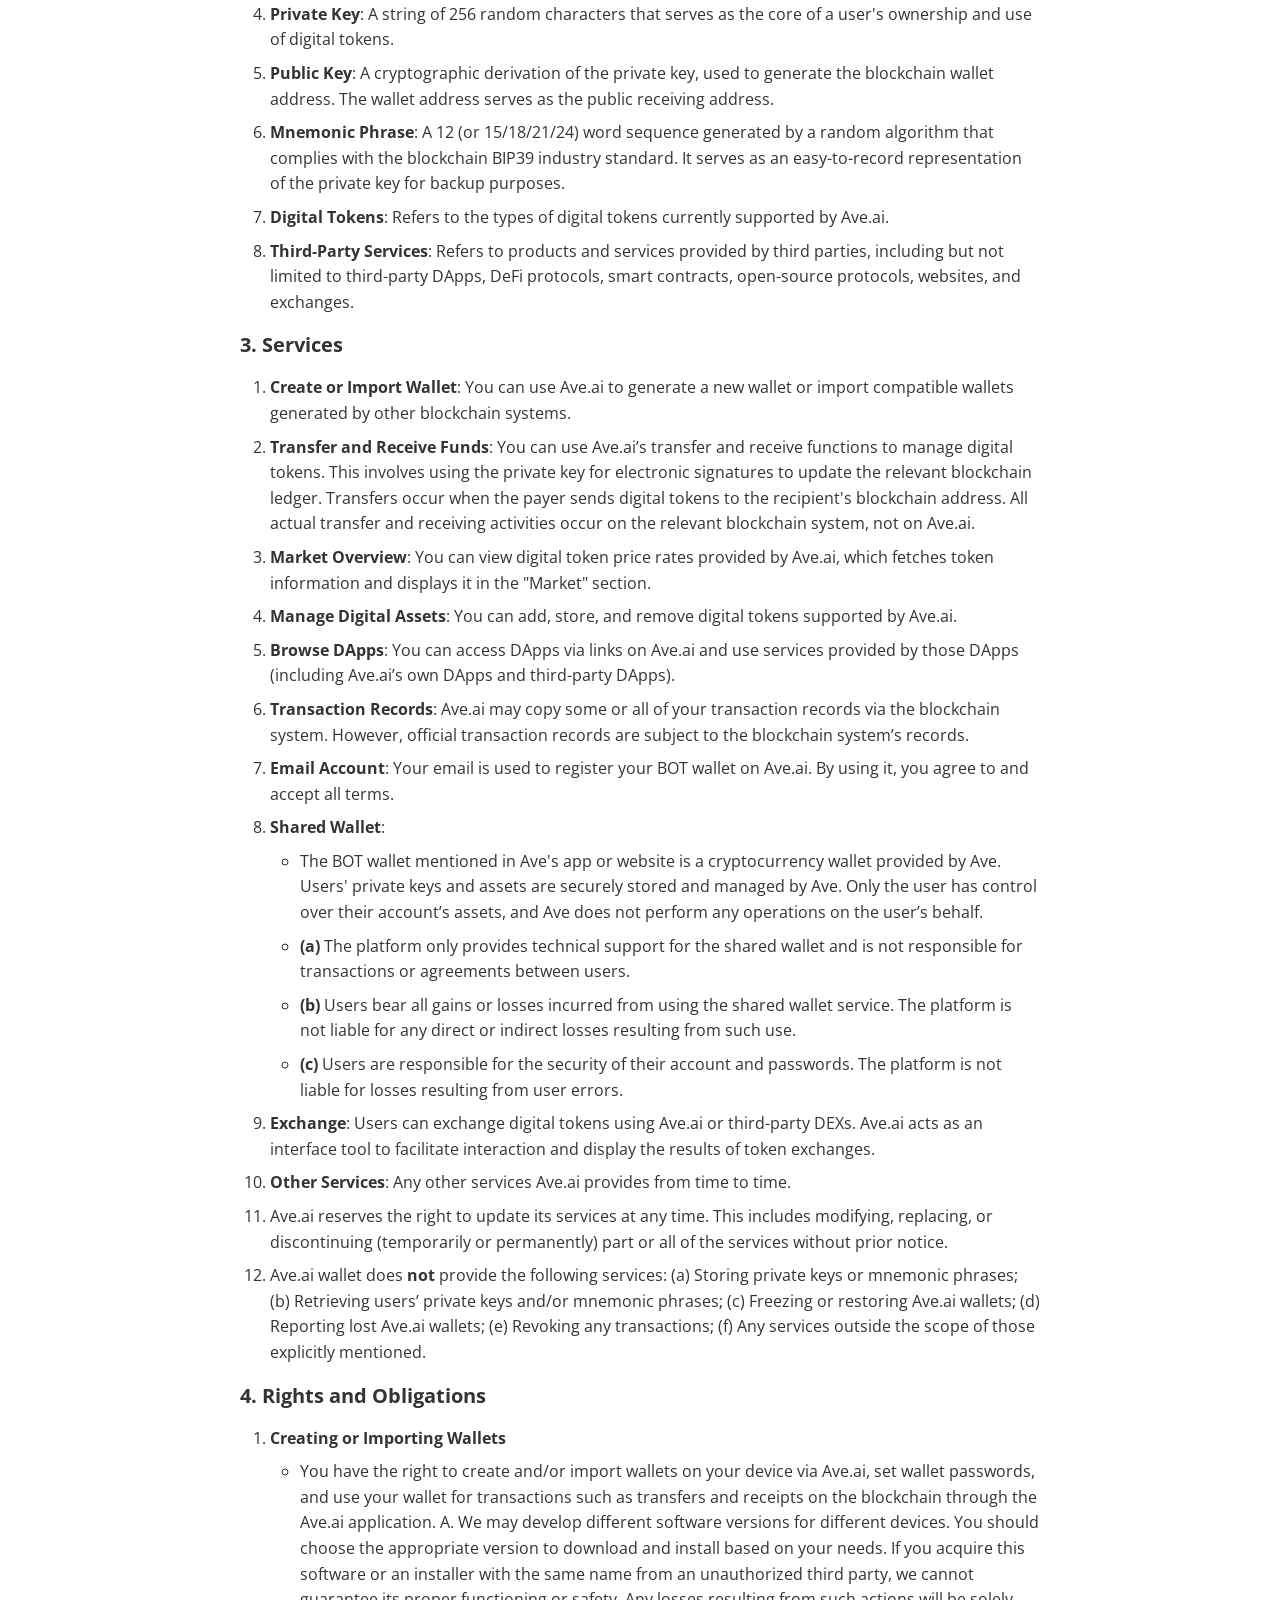
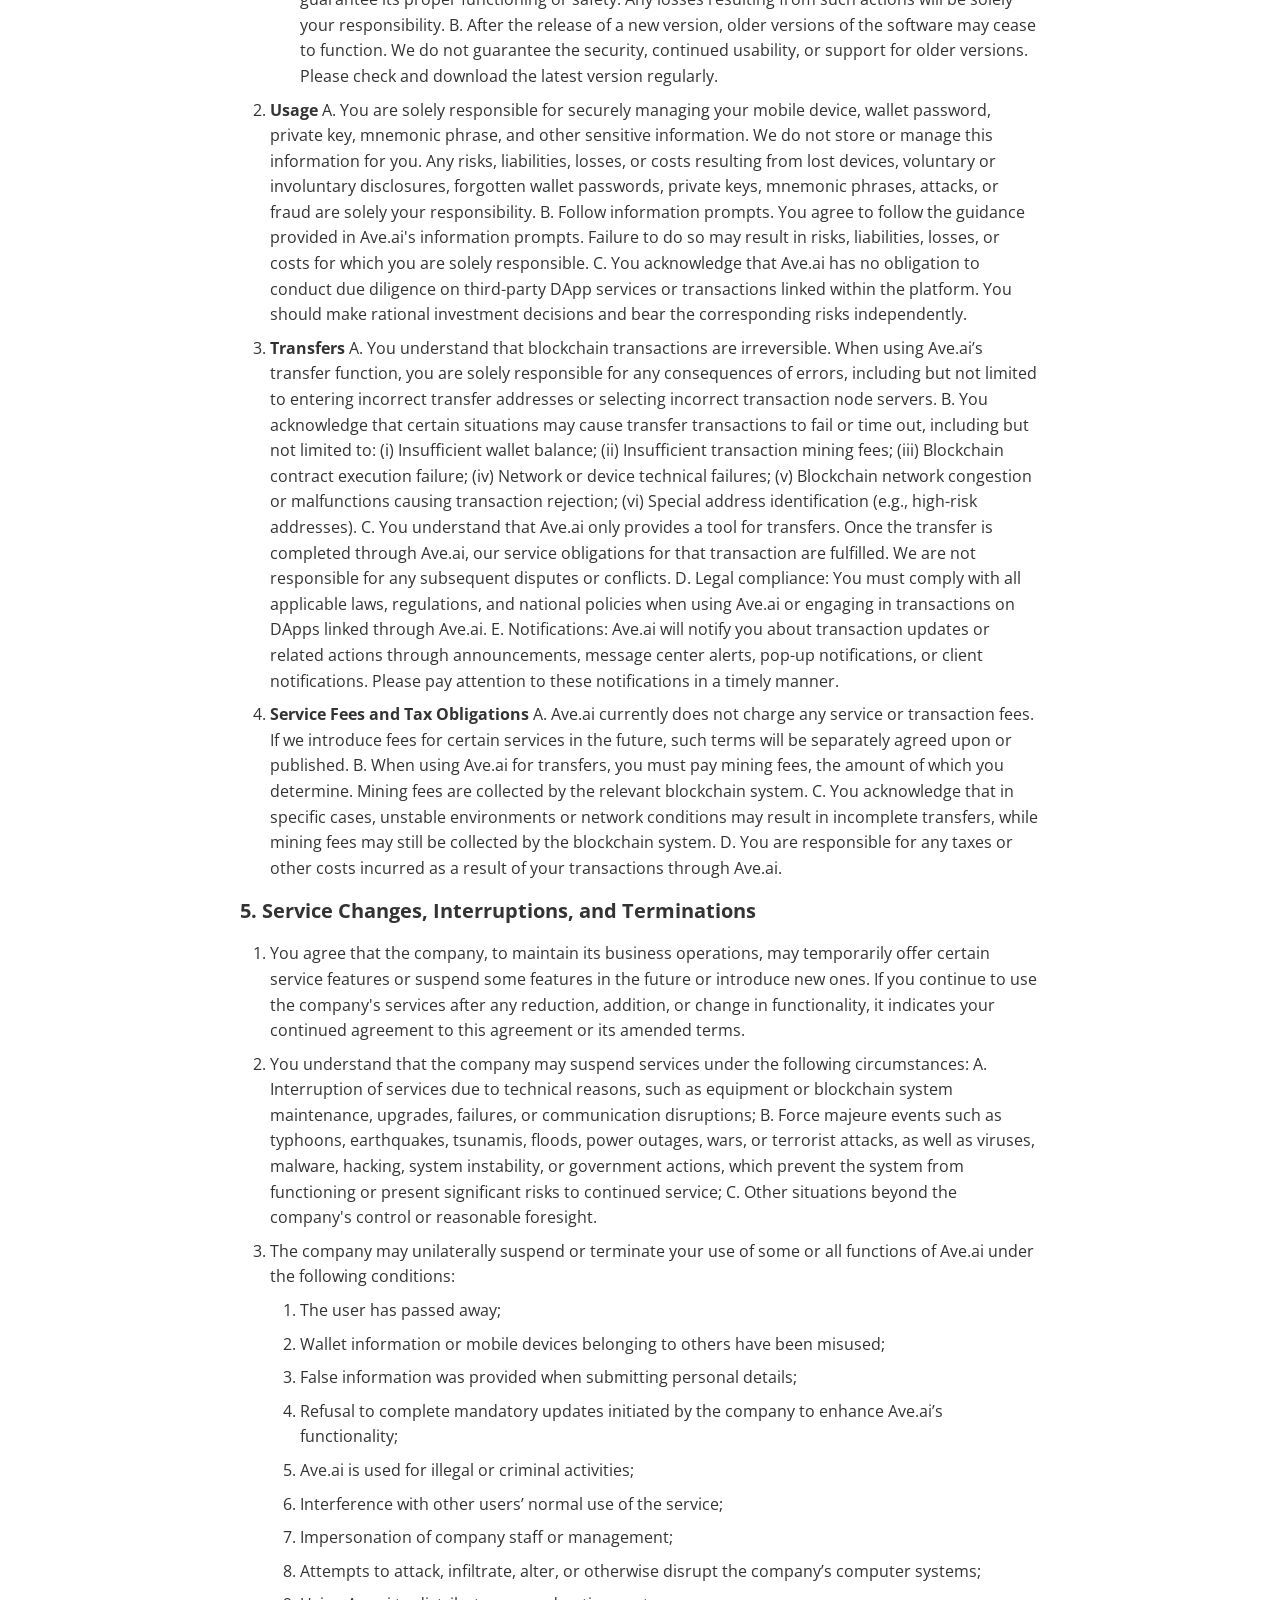
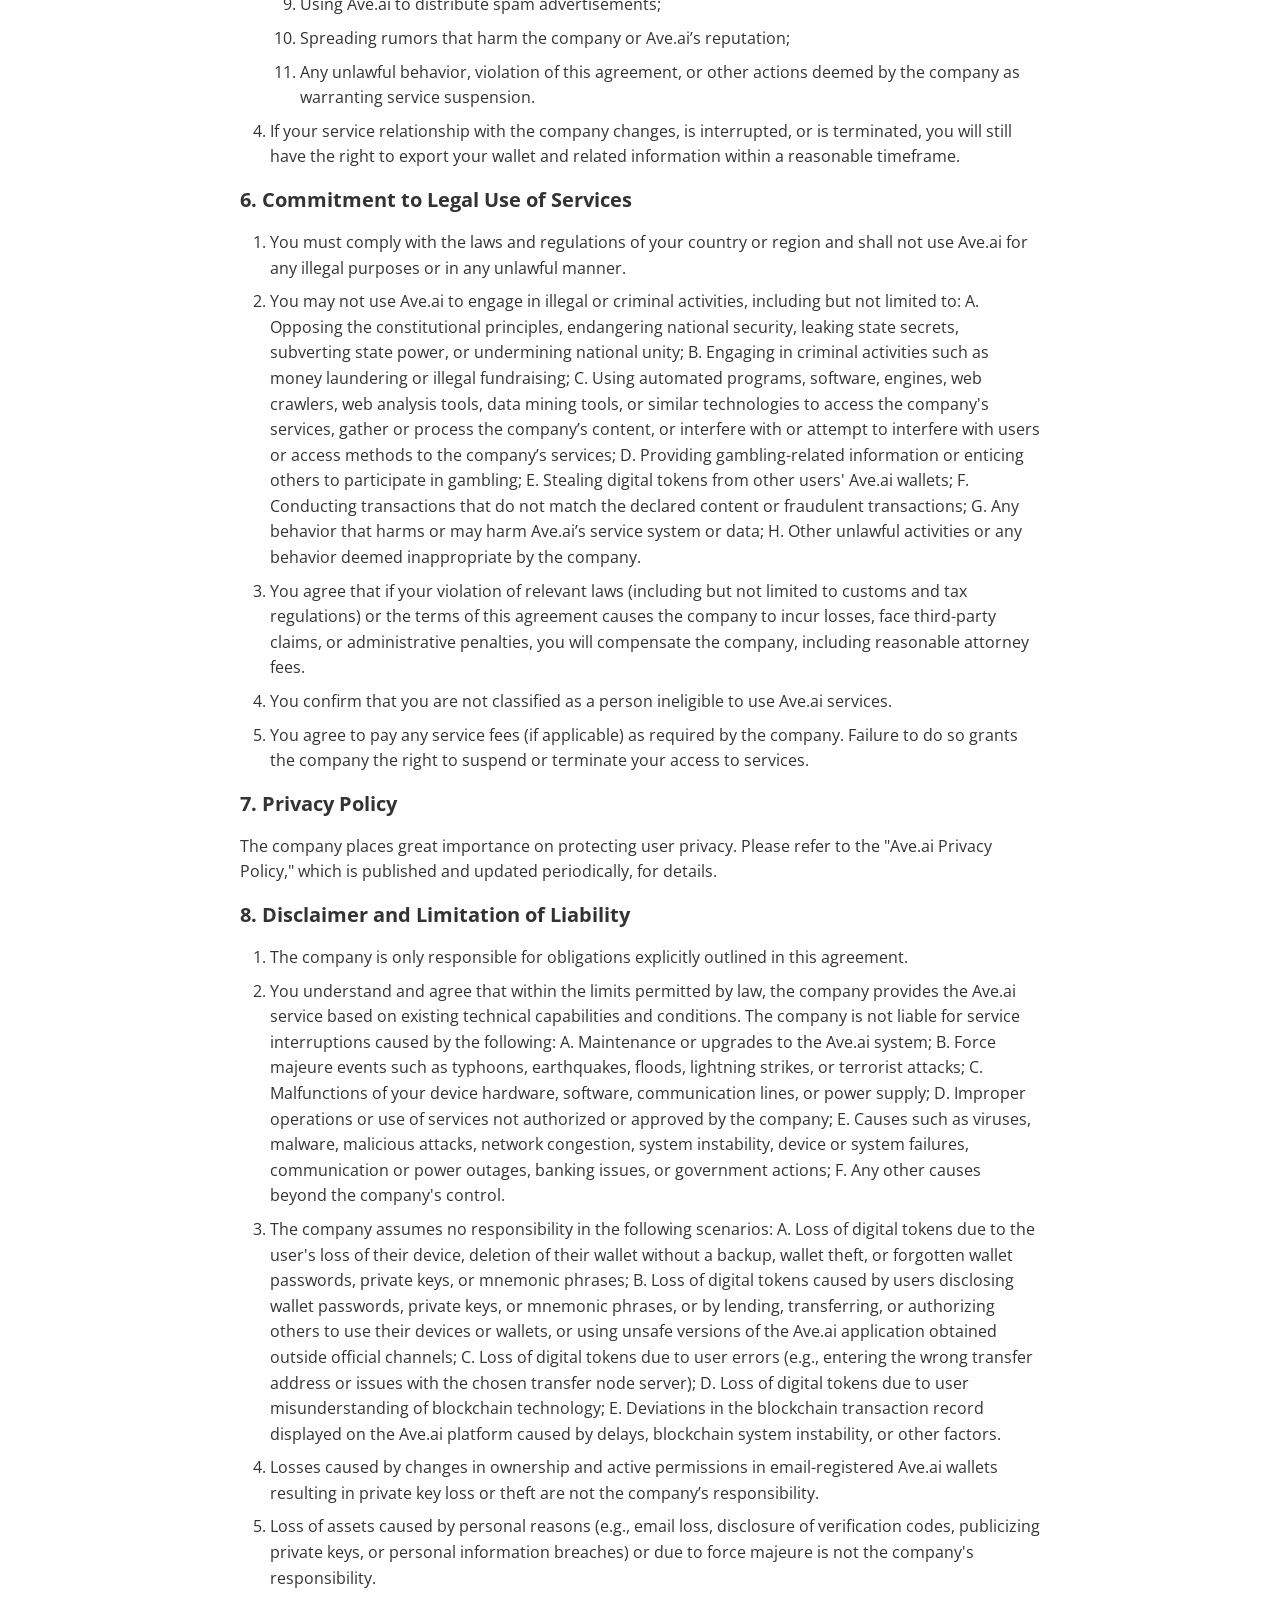
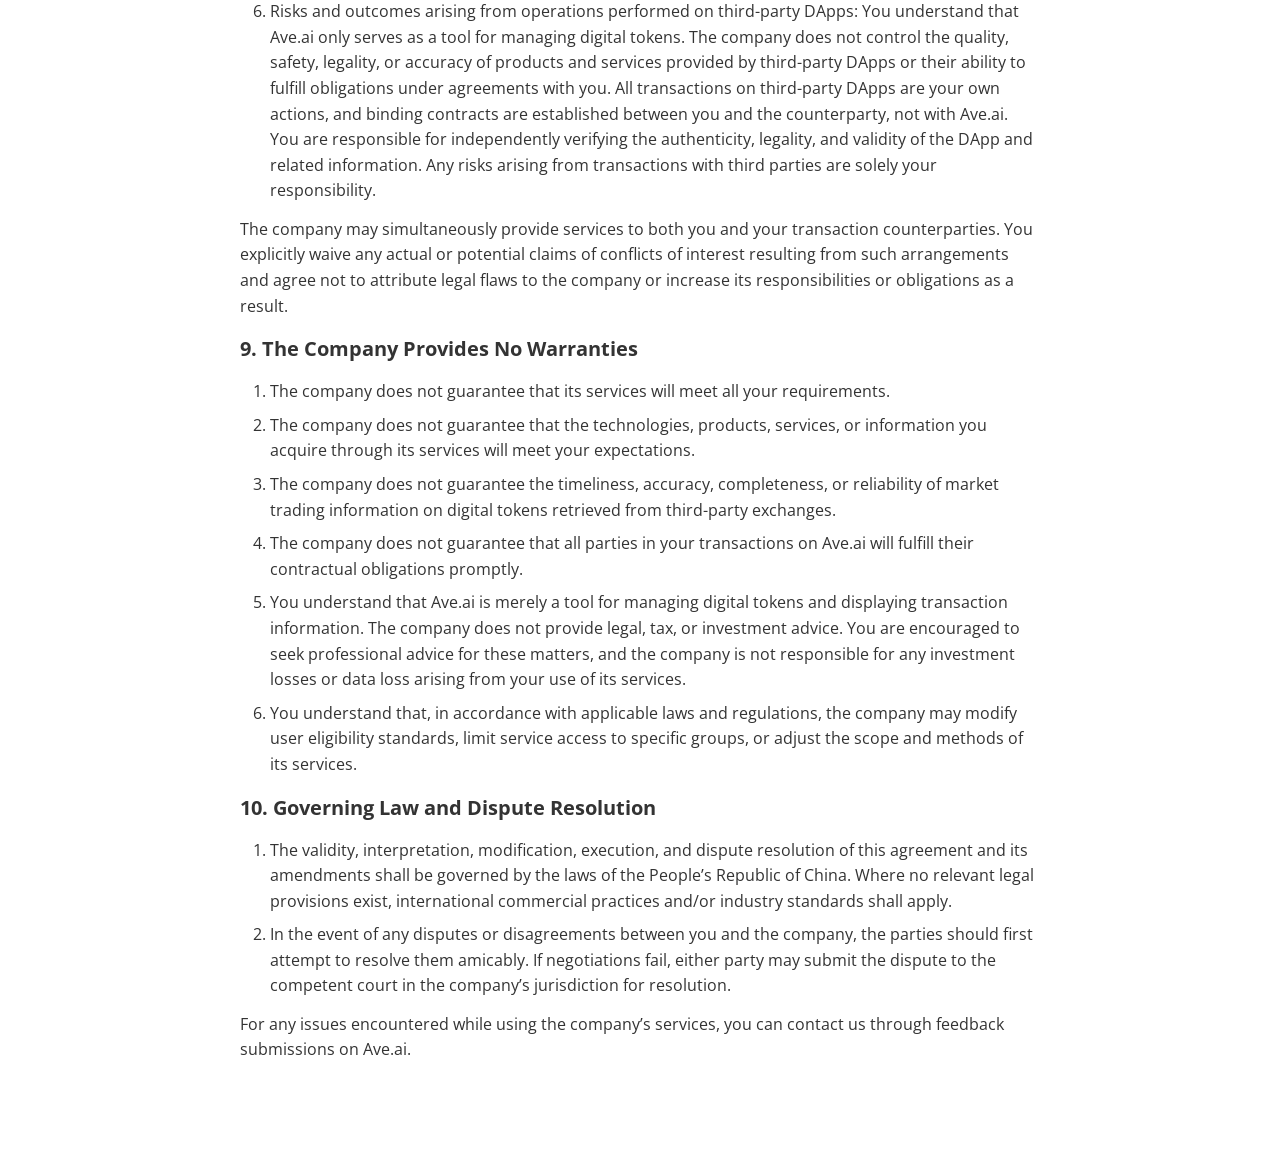
<file: user_agreement.html>
<!doctype html>
<html>
<head>
<meta charset='UTF-8'><meta name='viewport' content='width=device-width initial-scale=1'>
<title>Ave.ai User Agreement</title>

<link href='https://fonts.googleapis.com/css?family=Open+Sans:400italic,700italic,700,400&subset=latin,latin-ext' rel='stylesheet' type='text/css' /><style type='text/css'>html {overflow-x: initial !important;}:root { --bg-color: #ffffff; --text-color: #333333; --select-text-bg-color: #B5D6FC; --select-text-font-color: auto; --monospace: "Lucida Console",Consolas,"Courier",monospace; --title-bar-height: 20px; }
.mac-os-11 { --title-bar-height: 28px; }
html { font-size: 14px; background-color: var(--bg-color); color: var(--text-color); font-family: "Helvetica Neue", Helvetica, Arial, sans-serif; -webkit-font-smoothing: antialiased; }
h1, h2, h3, h4, h5 { white-space: pre-wrap; }
body { margin: 0px; padding: 0px; height: auto; inset: 0px; font-size: 1rem; line-height: 1.428571; overflow-x: hidden; background: inherit; tab-size: 4; }
iframe { margin: auto; }
a.url { word-break: break-all; }
a:active, a:hover { outline: 0px; }
.in-text-selection, ::selection { text-shadow: none; background: var(--select-text-bg-color); color: var(--select-text-font-color); }
#write { margin: 0px auto; height: auto; width: inherit; word-break: normal; overflow-wrap: break-word; position: relative; white-space: normal; overflow-x: visible; padding-top: 36px; }
#write.first-line-indent p { text-indent: 2em; }
#write.first-line-indent li p, #write.first-line-indent p * { text-indent: 0px; }
#write.first-line-indent li { margin-left: 2em; }
.for-image #write { padding-left: 8px; padding-right: 8px; }
body.typora-export { padding-left: 30px; padding-right: 30px; }
.typora-export .footnote-line, .typora-export li, .typora-export p { white-space: pre-wrap; }
.typora-export .task-list-item input { pointer-events: none; }
@media screen and (max-width: 500px) {
  body.typora-export { padding-left: 0px; padding-right: 0px; }
  #write { padding-left: 20px; padding-right: 20px; }
}
#write li > figure:last-child { margin-bottom: 0.5rem; }
#write ol, #write ul { position: relative; }
img { max-width: 100%; vertical-align: middle; image-orientation: from-image; }
button, input, select, textarea { color: inherit; font-style: inherit; font-variant-caps: inherit; font-weight: inherit; font-stretch: inherit; font-size: inherit; line-height: inherit; font-family: inherit; font-size-adjust: inherit; font-kerning: inherit; font-variant-alternates: inherit; font-variant-ligatures: inherit; font-variant-numeric: inherit; font-variant-east-asian: inherit; font-variant-position: inherit; font-feature-settings: inherit; font-optical-sizing: inherit; font-variation-settings: inherit; }
input[type="checkbox"], input[type="radio"] { line-height: normal; padding: 0px; }
*, ::after, ::before { box-sizing: border-box; }
#write h1, #write h2, #write h3, #write h4, #write h5, #write h6, #write p, #write pre { width: inherit; }
#write h1, #write h2, #write h3, #write h4, #write h5, #write h6, #write p { position: relative; }
p { line-height: inherit; }
h1, h2, h3, h4, h5, h6 { break-after: avoid-page; break-inside: avoid; orphans: 4; }
p { orphans: 4; }
h1 { font-size: 2rem; }
h2 { font-size: 1.8rem; }
h3 { font-size: 1.6rem; }
h4 { font-size: 1.4rem; }
h5 { font-size: 1.2rem; }
h6 { font-size: 1rem; }
.md-math-block, .md-rawblock, h1, h2, h3, h4, h5, h6, p { margin-top: 1rem; margin-bottom: 1rem; }
.hidden { display: none; }
.md-blockmeta { color: rgb(204, 204, 204); font-weight: 700; font-style: italic; }
a { cursor: pointer; }
sup.md-footnote { padding: 2px 4px; background-color: rgba(238, 238, 238, 0.7); color: rgb(85, 85, 85); border-radius: 4px; cursor: pointer; }
sup.md-footnote a, sup.md-footnote a:hover { color: inherit; text-transform: inherit; text-decoration: inherit; }
#write input[type="checkbox"] { cursor: pointer; width: inherit; height: inherit; }
figure { overflow-x: auto; margin: 1.2em 0px; max-width: calc(100% + 16px); padding: 0px; }
figure > table { margin: 0px; }
thead, tr { break-inside: avoid; break-after: auto; }
thead { display: table-header-group; }
table { border-collapse: collapse; border-spacing: 0px; width: 100%; overflow: auto; break-inside: auto; text-align: left; }
table.md-table td { min-width: 32px; }
.CodeMirror-gutters { border-right-width: 0px; border-right-style: none; border-right-color: currentcolor; background-color: inherit; }
.CodeMirror-linenumber { -webkit-user-select: none; }
.CodeMirror { text-align: left; }
.CodeMirror-placeholder { opacity: 0.3; }
.CodeMirror pre { padding: 0px 4px; }
.CodeMirror-lines { padding: 0px; }
div.hr:focus { cursor: none; }
#write pre { white-space: pre-wrap; }
#write.fences-no-line-wrapping pre { white-space: pre; }
#write pre.ty-contain-cm { white-space: normal; }
.CodeMirror-gutters { margin-right: 4px; }
.md-fences { font-size: 0.9rem; display: block; break-inside: avoid; text-align: left; overflow: visible; white-space: pre; background: inherit; position: relative !important; }
.md-fences-adv-panel { width: 100%; margin-top: 10px; text-align: center; padding-top: 0px; padding-bottom: 8px; overflow-x: auto; }
#write .md-fences.mock-cm { white-space: pre-wrap; }
.md-fences.md-fences-with-lineno { padding-left: 0px; }
#write.fences-no-line-wrapping .md-fences.mock-cm { white-space: pre; overflow-x: auto; }
.md-fences.mock-cm.md-fences-with-lineno { padding-left: 8px; }
.CodeMirror-line, twitterwidget { break-inside: avoid; }
svg { break-inside: avoid; }
.footnotes { opacity: 0.8; font-size: 0.9rem; margin-top: 1em; margin-bottom: 1em; }
.footnotes + .footnotes { margin-top: 0px; }
.md-reset { margin: 0px; padding: 0px; border: 0px; outline: 0px; vertical-align: top; background: 0px 0px; text-decoration: none; text-shadow: none; float: none; position: static; width: auto; height: auto; white-space: nowrap; cursor: inherit; line-height: normal; font-weight: 400; text-align: left; box-sizing: content-box; direction: ltr; }
li div { padding-top: 0px; }
blockquote { margin: 1rem 0px; }
li .mathjax-block, li p { margin: 0.5rem 0px; }
li blockquote { margin: 1rem 0px; }
li { margin: 0px; position: relative; }
blockquote > :last-child { margin-bottom: 0px; }
blockquote > :first-child, li > :first-child { margin-top: 0px; }
.footnotes-area { color: rgb(136, 136, 136); margin-top: 0.714rem; padding-bottom: 0.143rem; white-space: normal; }
#write .footnote-line { white-space: pre-wrap; }
@media print {
  body, html { border: 1px solid transparent; height: 99%; break-after: avoid; break-before: avoid; font-variant-ligatures: no-common-ligatures; }
  #write { margin-top: 0px; border-color: transparent !important; padding-top: 0px !important; padding-bottom: 0px !important; }
  .typora-export * { print-color-adjust: exact; }
  .typora-export #write { break-after: avoid; }
  .typora-export #write::after { height: 0px; }
  .is-mac table { break-inside: avoid; }
  #write > p:nth-child(1) { margin-top: 0px; }
  .typora-export-show-outline .typora-export-sidebar { display: none; }
  figure { overflow-x: visible; }
}
.footnote-line { margin-top: 0.714em; font-size: 0.7em; }
a img, img a { cursor: pointer; }
pre.md-meta-block { font-size: 0.8rem; min-height: 0.8rem; white-space: pre-wrap; background: rgb(204, 204, 204); display: block; overflow-x: hidden; }
p > .md-image:only-child:not(.md-img-error) img, p > img:only-child { display: block; margin: auto; }
#write.first-line-indent p > .md-image:only-child:not(.md-img-error) img { left: -2em; position: relative; }
p > .md-image:only-child { display: inline-block; width: 100%; }
#write .MathJax_Display { margin: 0.8em 0px 0px; }
.md-math-block { width: 100%; }
.md-math-block:not(:empty)::after { display: none; }
.MathJax_ref { fill: currentcolor; }
[contenteditable="true"]:active, [contenteditable="true"]:focus, [contenteditable="false"]:active, [contenteditable="false"]:focus { outline: 0px; box-shadow: none; }
.md-task-list-item { position: relative; list-style-type: none; }
.task-list-item.md-task-list-item { padding-left: 0px; }
.md-task-list-item > input { position: absolute; top: 0px; left: 0px; margin-left: -1.2em; margin-top: calc(1em - 10px); border: medium; }
.math { font-size: 1rem; }
.md-toc { min-height: 3.58rem; position: relative; font-size: 0.9rem; border-radius: 10px; }
.md-toc-content { position: relative; margin-left: 0px; }
.md-toc-content::after, .md-toc::after { display: none; }
.md-toc-item { display: block; color: rgb(65, 131, 196); }
.md-toc-item a { text-decoration: none; }
.md-toc-inner:hover { text-decoration: underline; }
.md-toc-inner { display: inline-block; cursor: pointer; }
.md-toc-h1 .md-toc-inner { margin-left: 0px; font-weight: 700; }
.md-toc-h2 .md-toc-inner { margin-left: 2em; }
.md-toc-h3 .md-toc-inner { margin-left: 4em; }
.md-toc-h4 .md-toc-inner { margin-left: 6em; }
.md-toc-h5 .md-toc-inner { margin-left: 8em; }
.md-toc-h6 .md-toc-inner { margin-left: 10em; }
@media screen and (max-width: 48em) {
  .md-toc-h3 .md-toc-inner { margin-left: 3.5em; }
  .md-toc-h4 .md-toc-inner { margin-left: 5em; }
  .md-toc-h5 .md-toc-inner { margin-left: 6.5em; }
  .md-toc-h6 .md-toc-inner { margin-left: 8em; }
}
a.md-toc-inner { font-size: inherit; font-style: inherit; font-weight: inherit; line-height: inherit; }
.footnote-line a:not(.reversefootnote) { color: inherit; }
.reversefootnote { font-family: ui-monospace, sans-serif; }
.md-attr { display: none; }
.md-fn-count::after { content: "."; }
code, pre, samp, tt { font-family: var(--monospace); }
kbd { margin: 0px 0.1em; padding: 0.1em 0.6em; font-size: 0.8em; color: rgb(36, 39, 41); background: rgb(255, 255, 255); border: 1px solid rgb(173, 179, 185); border-radius: 3px; box-shadow: rgba(12, 13, 14, 0.2) 0px 1px 0px, rgb(255, 255, 255) 0px 0px 0px 2px inset; white-space: nowrap; vertical-align: middle; }
.md-comment { color: rgb(162, 127, 3); opacity: 0.6; font-family: var(--monospace); }
code { text-align: left; vertical-align: initial; }
a.md-print-anchor { white-space: pre !important; border-width: medium !important; border-style: none !important; border-color: currentcolor !important; display: inline-block !important; position: absolute !important; width: 1px !important; right: 0px !important; outline: 0px !important; background: 0px 0px !important; text-decoration: initial !important; text-shadow: initial !important; }
.os-windows.monocolor-emoji .md-emoji { font-family: "Segoe UI Symbol", sans-serif; }
.md-diagram-panel > svg { max-width: 100%; }
[lang="flow"] svg, [lang="mermaid"] svg { max-width: 100%; height: auto; }
[lang="mermaid"] .node text { font-size: 1rem; }
table tr th { border-bottom-width: 0px; border-bottom-style: none; border-bottom-color: currentcolor; }
video { max-width: 100%; display: block; margin: 0px auto; }
iframe { max-width: 100%; width: 100%; border: medium; }
.highlight td, .highlight tr { border: 0px; }
mark { background: rgb(255, 255, 0); color: rgb(0, 0, 0); }
.md-html-inline .md-plain, .md-html-inline strong, mark .md-inline-math, mark strong { color: inherit; }
.md-expand mark .md-meta { opacity: 0.3 !important; }
mark .md-meta { color: rgb(0, 0, 0); }
@media print {
  .typora-export h1, .typora-export h2, .typora-export h3, .typora-export h4, .typora-export h5, .typora-export h6 { break-inside: avoid; }
}
.md-diagram-panel .messageText { stroke: none !important; }
.md-diagram-panel .start-state { fill: var(--node-fill); }
.md-diagram-panel .edgeLabel rect { opacity: 1 !important; }
.md-fences.md-fences-math { font-size: 1em; }
.md-fences-advanced:not(.md-focus) { padding: 0px; white-space: nowrap; border: 0px; }
.md-fences-advanced:not(.md-focus) { background: inherit; }
.typora-export-show-outline .typora-export-content { max-width: 1440px; margin: auto; display: flex; flex-direction: row; }
.typora-export-sidebar { width: 300px; font-size: 0.8rem; margin-top: 80px; margin-right: 18px; }
.typora-export-show-outline #write { --webkit-flex: 2; flex: 2 1 0%; }
.typora-export-sidebar .outline-content { position: fixed; top: 0px; max-height: 100%; overflow: hidden auto; padding-bottom: 30px; padding-top: 60px; width: 300px; }
@media screen and (max-width: 1024px) {
  .typora-export-sidebar, .typora-export-sidebar .outline-content { width: 240px; }
}
@media screen and (max-width: 800px) {
  .typora-export-sidebar { display: none; }
}
.outline-content li, .outline-content ul { margin-left: 0px; margin-right: 0px; padding-left: 0px; padding-right: 0px; list-style: none; overflow-wrap: anywhere; }
.outline-content ul { margin-top: 0px; margin-bottom: 0px; }
.outline-content strong { font-weight: 400; }
.outline-expander { width: 1rem; height: 1.428571rem; position: relative; display: table-cell; vertical-align: middle; cursor: pointer; padding-left: 4px; }
.outline-expander::before { content: ""; position: relative; font-family: Ionicons; display: inline-block; font-size: 8px; vertical-align: middle; }
.outline-item { padding-top: 3px; padding-bottom: 3px; cursor: pointer; }
.outline-expander:hover::before { content: ""; }
.outline-h1 > .outline-item { padding-left: 0px; }
.outline-h2 > .outline-item { padding-left: 1em; }
.outline-h3 > .outline-item { padding-left: 2em; }
.outline-h4 > .outline-item { padding-left: 3em; }
.outline-h5 > .outline-item { padding-left: 4em; }
.outline-h6 > .outline-item { padding-left: 5em; }
.outline-label { cursor: pointer; display: table-cell; vertical-align: middle; text-decoration: none; color: inherit; }
.outline-label:hover { text-decoration: underline; }
.outline-item:hover { border-color: rgb(245, 245, 245); background-color: var(--item-hover-bg-color); }
.outline-item:hover { margin-left: -28px; margin-right: -28px; border-left-width: 28px; border-left-style: solid; border-left-color: transparent; border-right-width: 28px; border-right-style: solid; border-right-color: transparent; }
.outline-item-single .outline-expander::before, .outline-item-single .outline-expander:hover::before { display: none; }
.outline-item-open > .outline-item > .outline-expander::before { content: ""; }
.outline-children { display: none; }
.info-panel-tab-wrapper { display: none; }
.outline-item-open > .outline-children { display: block; }
.typora-export .outline-item { padding-top: 1px; padding-bottom: 1px; }
.typora-export .outline-item:hover { margin-right: -8px; border-right-width: 8px; border-right-style: solid; border-right-color: transparent; }
.typora-export .outline-expander::before { content: "+"; font-family: inherit; top: -1px; }
.typora-export .outline-expander:hover::before, .typora-export .outline-item-open > .outline-item > .outline-expander::before { content: "−"; }
.typora-export-collapse-outline .outline-children { display: none; }
.typora-export-collapse-outline .outline-item-open > .outline-children, .typora-export-no-collapse-outline .outline-children { display: block; }
.typora-export-no-collapse-outline .outline-expander::before { content: "" !important; }
.typora-export-show-outline .outline-item-active > .outline-item .outline-label { font-weight: 700; }
.md-inline-math-container mjx-container { zoom: 0.95; }
mjx-container { break-inside: avoid; }


:root {
    --side-bar-bg-color: #fafafa;
    --control-text-color: #777;
}

@include-when-export url(https://fonts.googleapis.com/css?family=Open+Sans:400italic,700italic,700,400&subset=latin,latin-ext);

/* open-sans-regular - latin-ext_latin */
  /* open-sans-italic - latin-ext_latin */
    /* open-sans-700 - latin-ext_latin */
    /* open-sans-700italic - latin-ext_latin */
  html {
    font-size: 16px;
    -webkit-font-smoothing: antialiased;
}

body {
    font-family: "Open Sans","Clear Sans", "Helvetica Neue", Helvetica, Arial, 'Segoe UI Emoji', sans-serif;
    color: rgb(51, 51, 51);
    line-height: 1.6;
}

#write {
    max-width: 860px;
  	margin: 0 auto;
  	padding: 30px;
    padding-bottom: 100px;
}

@media only screen and (min-width: 1400px) {
	#write {
		max-width: 1024px;
	}
}

@media only screen and (min-width: 1800px) {
	#write {
		max-width: 1200px;
	}
}

#write > ul:first-child,
#write > ol:first-child{
    margin-top: 30px;
}

a {
    color: #4183C4;
}
h1,
h2,
h3,
h4,
h5,
h6 {
    position: relative;
    margin-top: 1rem;
    margin-bottom: 1rem;
    font-weight: bold;
    line-height: 1.4;
    cursor: text;
}
h1:hover a.anchor,
h2:hover a.anchor,
h3:hover a.anchor,
h4:hover a.anchor,
h5:hover a.anchor,
h6:hover a.anchor {
    text-decoration: none;
}
h1 tt,
h1 code {
    font-size: inherit;
}
h2 tt,
h2 code {
    font-size: inherit;
}
h3 tt,
h3 code {
    font-size: inherit;
}
h4 tt,
h4 code {
    font-size: inherit;
}
h5 tt,
h5 code {
    font-size: inherit;
}
h6 tt,
h6 code {
    font-size: inherit;
}
h1 {
    font-size: 2.25em;
    line-height: 1.2;
    border-bottom: 1px solid #eee;
}
h2 {
    font-size: 1.75em;
    line-height: 1.225;
    border-bottom: 1px solid #eee;
}

/*@media print {
    .typora-export h1,
    .typora-export h2 {
        border-bottom: none;
        padding-bottom: initial;
    }

    .typora-export h1::after,
    .typora-export h2::after {
        content: "";
        display: block;
        height: 100px;
        margin-top: -96px;
        border-top: 1px solid #eee;
    }
}*/

h3 {
    font-size: 1.5em;
    line-height: 1.43;
}
h4 {
    font-size: 1.25em;
}
h5 {
    font-size: 1em;
}
h6 {
   font-size: 1em;
    color: #777;
}
p,
blockquote,
ul,
ol,
dl,
table{
    margin: 0.8em 0;
}
li>ol,
li>ul {
    margin: 0 0;
}
hr {
    height: 2px;
    padding: 0;
    margin: 16px 0;
    background-color: #e7e7e7;
    border: 0 none;
    overflow: hidden;
    box-sizing: content-box;
}

li p.first {
    display: inline-block;
}
ul,
ol {
    padding-left: 30px;
}
ul:first-child,
ol:first-child {
    margin-top: 0;
}
ul:last-child,
ol:last-child {
    margin-bottom: 0;
}
blockquote {
    border-left: 4px solid #dfe2e5;
    padding: 0 15px;
    color: #777777;
}
blockquote blockquote {
    padding-right: 0;
}
table {
    padding: 0;
    word-break: initial;
}
table tr {
    border: 1px solid #dfe2e5;
    margin: 0;
    padding: 0;
}
table tr:nth-child(2n),
thead {
    background-color: #f8f8f8;
}
table th {
    font-weight: bold;
    border: 1px solid #dfe2e5;
    border-bottom: 0;
    margin: 0;
    padding: 6px 13px;
}
table td {
    border: 1px solid #dfe2e5;
    margin: 0;
    padding: 6px 13px;
}
table th:first-child,
table td:first-child {
    margin-top: 0;
}
table th:last-child,
table td:last-child {
    margin-bottom: 0;
}

.CodeMirror-lines {
    padding-left: 4px;
}

.code-tooltip {
    box-shadow: 0 1px 1px 0 rgba(0,28,36,.3);
    border-top: 1px solid #eef2f2;
}

.md-fences,
code,
tt {
    border: 1px solid #e7eaed;
    background-color: #f8f8f8;
    border-radius: 3px;
    padding: 0;
    padding: 2px 4px 0px 4px;
    font-size: 0.9em;
}

code {
    background-color: #f3f4f4;
    padding: 0 2px 0 2px;
}

.md-fences {
    margin-bottom: 15px;
    margin-top: 15px;
    padding-top: 8px;
    padding-bottom: 6px;
}


.md-task-list-item > input {
  margin-left: -1.3em;
}

@media print {
    html {
        font-size: 13px;
    }
    pre {
        page-break-inside: avoid;
        word-wrap: break-word;
    }
}

.md-fences {
	background-color: #f8f8f8;
}
#write pre.md-meta-block {
	padding: 1rem;
    font-size: 85%;
    line-height: 1.45;
    background-color: #f7f7f7;
    border: 0;
    border-radius: 3px;
    color: #777777;
    margin-top: 0 !important;
}

.mathjax-block>.code-tooltip {
	bottom: .375rem;
}

.md-mathjax-midline {
    background: #fafafa;
}

#write>h3.md-focus:before{
	left: -1.5625rem;
	top: .375rem;
}
#write>h4.md-focus:before{
	left: -1.5625rem;
	top: .285714286rem;
}
#write>h5.md-focus:before{
	left: -1.5625rem;
	top: .285714286rem;
}
#write>h6.md-focus:before{
	left: -1.5625rem;
	top: .285714286rem;
}
.md-image>.md-meta {
    /*border: 1px solid #ddd;*/
    border-radius: 3px;
    padding: 2px 0px 0px 4px;
    font-size: 0.9em;
    color: inherit;
}

.md-tag {
    color: #a7a7a7;
    opacity: 1;
}

.md-toc { 
    margin-top:20px;
    padding-bottom:20px;
}

.sidebar-tabs {
    border-bottom: none;
}

#typora-quick-open {
    border: 1px solid #ddd;
    background-color: #f8f8f8;
}

#typora-quick-open-item {
    background-color: #FAFAFA;
    border-color: #FEFEFE #e5e5e5 #e5e5e5 #eee;
    border-style: solid;
    border-width: 1px;
}

/** focus mode */
.on-focus-mode blockquote {
    border-left-color: rgba(85, 85, 85, 0.12);
}

header, .context-menu, .megamenu-content, footer{
    font-family: "Segoe UI", "Arial", sans-serif;
}

.file-node-content:hover .file-node-icon,
.file-node-content:hover .file-node-open-state{
    visibility: visible;
}

.mac-seamless-mode #typora-sidebar {
    background-color: #fafafa;
    background-color: var(--side-bar-bg-color);
}

.md-lang {
    color: #b4654d;
}

/*.html-for-mac {
    --item-hover-bg-color: #E6F0FE;
}*/

#md-notification .btn {
    border: 0;
}

.dropdown-menu .divider {
    border-color: #e5e5e5;
    opacity: 0.4;
}

.ty-preferences .window-content {
    background-color: #fafafa;
}

.ty-preferences .nav-group-item.active {
    color: white;
    background: #999;
}

.menu-item-container a.menu-style-btn {
    background-color: #f5f8fa;
    background-image: linear-gradient( 180deg , hsla(0, 0%, 100%, 0.8), hsla(0, 0%, 100%, 0)); 
}


 @media print { @page {margin: 0 0 0 0;} body.typora-export {padding-left: 0; padding-right: 0;} #write {padding:0;}}
</style><title>Ave.ai User Agreement</title>
</head>
<body class='typora-export'><div class='typora-export-content'>
<div id='write'  class=''><h1 id='aveai-user-agreement'><span>Ave.ai User Agreement</span></h1><p><span>Ave.ai (hereinafter referred to as &quot;</span><strong><span>Ave</span></strong><span>&quot; or &quot;</span><strong><span>we</span></strong><span>&quot;) is the provider of the services. This </span><strong><span>Terms of Use</span></strong><span> (hereinafter referred to as the &quot;Terms&quot;) constitutes a legally binding agreement between Ave.ai and you (hereinafter referred to as &quot;</span><strong><span>you</span></strong><span>&quot; or the &quot;</span><strong><span>User</span></strong><span>&quot;) and governs your access to the platform and use of the services.</span></p><p><span>Any additional terms, limitations, disclaimers, and obligations are incorporated into these Terms by reference.</span></p><p><span>You are required to carefully read these Terms. By accessing the platform and/or using the services, you are deemed to have read and irrevocably agreed to these Terms. Ave reserves the right to amend and/or supplement these Terms at any time without prior notice.</span></p><h4 id='1-risk-disclosure'><strong><span>1. Risk Disclosure</span></strong></h4><p><span>Trading in digital assets involves significant risks and may not be suitable for all investors. The value of digital assets can fluctuate substantially on any given day and may be influenced by external factors such as financial or political events. These price fluctuations and unpredictability can result in significant losses, including the possibility of losing your entire investment in a short period. You are responsible for evaluating whether buying, selling, or holding digital assets aligns with your financial situation.</span></p><p><span>In certain jurisdictions, digital asset activities may be unregulated or subject to limited regulations. Any regulatory changes or actions by authorities unrelated to Ave.ai could negatively impact the use, transfer, exchange, or value of digital assets. Furthermore, your government may classify trading digital assets as an illegal activity.</span></p><p><span>Ave.ai holds no obligations regarding any transactions or activities you conduct while using the services. We do not act as your broker, intermediary, agent, or advisor, nor do we provide any financial, investment, or advisory services. Any communications or information provided by us should not and will not be considered as financial advice of any kind.</span></p><p><span>You acknowledge that using the services entails risks, which you assume independently. It is your responsibility to review and assess whether the services are appropriate for you based on your specific investment objectives, financial circumstances, risk tolerance, investment experience, knowledge, and needs. You are solely responsible for any losses or liabilities incurred. We do not recommend purchasing, earning, selling, or holding any digital assets. Before engaging in any digital asset activity, conduct your due diligence and consult your financial, tax, or other advisors as necessary.</span></p><p><span>Ave.ai takes reasonable measures to ensure the accuracy of information provided on its platform. However, we shall not be liable for any losses you may incur in connection with the purchase, sale, or holding of digital assets, including but not limited to losses resulting directly or indirectly from reliance on such information provided by us.</span></p><h4 id='2-definitions'><strong><span>2. Definitions</span></strong></h4><p><strong><span>User</span></strong><span>:</span></p><ol><li><p><span>Refers to an individual, company, or organization with full authority and capacity to access and use the services and to agree to and comply with these Terms.</span></p></li><li><p><span>If you are under the age of 18 and using Ave.ai services, you must do so under the supervision of your parent or legal guardian. For individuals with no legal capacity or limited legal capacity who engage in transactions exceeding their legal rights or capacity using Ave.ai, Ave.ai reserves the right to hold both you and your parent or guardian responsible for all resulting consequences.</span></p></li></ol><p><strong><span>Usage-Related Terms</span></strong><span>:</span></p><ol><li><p><strong><span>Create or Import Wallet</span></strong><span>: Refers to the process of confirming this agreement and creating or importing a wallet using Ave.ai.</span></p></li><li><p><strong><span>Wallet Password</span></strong><span>: Refers to the password you set during the creation of an Ave.ai wallet. This password encrypts and protects your private key. As a decentralized application, neither your mobile device nor Ave.ai’s servers store this password. If you lose it, you will need your plain-text private key or mnemonic phrase to reset it.</span></p></li><li><p><strong><span>Information Prompts</span></strong><span>: Refers to prompts displayed in the Ave.ai software interface, which guide users through related steps.</span></p></li><li><p><strong><span>Private Key</span></strong><span>: A string of 256 random characters that serves as the core of a user&#39;s ownership and use of digital tokens.</span></p></li><li><p><strong><span>Public Key</span></strong><span>: A cryptographic derivation of the private key, used to generate the blockchain wallet address. The wallet address serves as the public receiving address.</span></p></li><li><p><strong><span>Mnemonic Phrase</span></strong><span>: A 12 (or 15/18/21/24) word sequence generated by a random algorithm that complies with the blockchain BIP39 industry standard. It serves as an easy-to-record representation of the private key for backup purposes.</span></p></li><li><p><strong><span>Digital Tokens</span></strong><span>: Refers to the types of digital tokens currently supported by Ave.ai.</span></p></li><li><p><strong><span>Third-Party Services</span></strong><span>: Refers to products and services provided by third parties, including but not limited to third-party DApps, DeFi protocols, smart contracts, open-source protocols, websites, and exchanges.</span></p></li></ol><h4 id='3-services'><strong><span>3. Services</span></strong></h4><ol><li><p><strong><span>Create or Import Wallet</span></strong><span>: You can use Ave.ai to generate a new wallet or import compatible wallets generated by other blockchain systems.</span></p></li><li><p><strong><span>Transfer and Receive Funds</span></strong><span>: You can use Ave.ai’s transfer and receive functions to manage digital tokens. This involves using the private key for electronic signatures to update the relevant blockchain ledger. Transfers occur when the payer sends digital tokens to the recipient&#39;s blockchain address. All actual transfer and receiving activities occur on the relevant blockchain system, not on Ave.ai.</span></p></li><li><p><strong><span>Market Overview</span></strong><span>: You can view digital token price rates provided by Ave.ai, which fetches token information and displays it in the &quot;Market&quot; section.</span></p></li><li><p><strong><span>Manage Digital Assets</span></strong><span>: You can add, store, and remove digital tokens supported by Ave.ai.</span></p></li><li><p><strong><span>Browse DApps</span></strong><span>: You can access DApps via links on Ave.ai and use services provided by those DApps (including Ave.ai’s own DApps and third-party DApps).</span></p></li><li><p><strong><span>Transaction Records</span></strong><span>: Ave.ai may copy some or all of your transaction records via the blockchain system. However, official transaction records are subject to the blockchain system’s records.</span></p></li><li><p><strong><span>Email Account</span></strong><span>: Your email is used to register your BOT wallet on Ave.ai. By using it, you agree to and accept all terms.</span></p></li><li><p><strong><span>Shared Wallet</span></strong><span>:</span></p><ul><li><p><span>The BOT wallet mentioned in Ave&#39;s app or website is a cryptocurrency wallet provided by Ave. Users&#39; private keys and assets are securely stored and managed by Ave. Only the user has control over their account’s assets, and Ave does not perform any operations on the user’s behalf.</span></p></li><li><p><strong><span>(a)</span></strong><span> The platform only provides technical support for the shared wallet and is not responsible for transactions or agreements between users.</span></p></li><li><p><strong><span>(b)</span></strong><span> Users bear all gains or losses incurred from using the shared wallet service. The platform is not liable for any direct or indirect losses resulting from such use.</span></p></li><li><p><strong><span>(c)</span></strong><span> Users are responsible for the security of their account and passwords. The platform is not liable for losses resulting from user errors.</span></p></li></ul></li><li><p><strong><span>Exchange</span></strong><span>: Users can exchange digital tokens using Ave.ai or third-party DEXs. Ave.ai acts as an interface tool to facilitate interaction and display the results of token exchanges.</span></p></li><li><p><strong><span>Other Services</span></strong><span>: Any other services Ave.ai provides from time to time.</span></p></li><li><p><span>Ave.ai reserves the right to update its services at any time. This includes modifying, replacing, or discontinuing (temporarily or permanently) part or all of the services without prior notice.</span></p></li><li><p><span>Ave.ai wallet does </span><strong><span>not</span></strong><span> provide the following services: (a) Storing private keys or mnemonic phrases; (b) Retrieving users’ private keys and/or mnemonic phrases; (c) Freezing or restoring Ave.ai wallets; (d) Reporting lost Ave.ai wallets; (e) Revoking any transactions; (f) Any services outside the scope of those explicitly mentioned.</span></p></li></ol><h4 id='4-rights-and-obligations'><strong><span>4. Rights and Obligations</span></strong></h4><ol><li><p><strong><span>Creating or Importing Wallets</span></strong></p><ul><li><p><span>You have the right to create and/or import wallets on your device via Ave.ai, set wallet passwords, and use your wallet for transactions such as transfers and receipts on the blockchain through the Ave.ai application. A. We may develop different software versions for different devices. You should choose the appropriate version to download and install based on your needs. If you acquire this software or an installer with the same name from an unauthorized third party, we cannot guarantee its proper functioning or safety. Any losses resulting from such actions will be solely your responsibility. B. After the release of a new version, older versions of the software may cease to function. We do not guarantee the security, continued usability, or support for older versions. Please check and download the latest version regularly.</span></p></li></ul></li><li><p><strong><span>Usage</span></strong><span> A. You are solely responsible for securely managing your mobile device, wallet password, private key, mnemonic phrase, and other sensitive information. We do not store or manage this information for you. Any risks, liabilities, losses, or costs resulting from lost devices, voluntary or involuntary disclosures, forgotten wallet passwords, private keys, mnemonic phrases, attacks, or fraud are solely your responsibility. B. Follow information prompts. You agree to follow the guidance provided in Ave.ai&#39;s information prompts. Failure to do so may result in risks, liabilities, losses, or costs for which you are solely responsible. C. You acknowledge that Ave.ai has no obligation to conduct due diligence on third-party DApp services or transactions linked within the platform. You should make rational investment decisions and bear the corresponding risks independently.</span></p></li><li><p><strong><span>Transfers</span></strong><span> A. You understand that blockchain transactions are irreversible. When using Ave.ai’s transfer function, you are solely responsible for any consequences of errors, including but not limited to entering incorrect transfer addresses or selecting incorrect transaction node servers. B. You acknowledge that certain situations may cause transfer transactions to fail or time out, including but not limited to: (i) Insufficient wallet balance; (ii) Insufficient transaction mining fees; (iii) Blockchain contract execution failure; (iv) Network or device technical failures; (v) Blockchain network congestion or malfunctions causing transaction rejection; (vi) Special address identification (e.g., high-risk addresses). C. You understand that Ave.ai only provides a tool for transfers. Once the transfer is completed through Ave.ai, our service obligations for that transaction are fulfilled. We are not responsible for any subsequent disputes or conflicts. D. Legal compliance: You must comply with all applicable laws, regulations, and national policies when using Ave.ai or engaging in transactions on DApps linked through Ave.ai. E. Notifications: Ave.ai will notify you about transaction updates or related actions through announcements, message center alerts, pop-up notifications, or client notifications. Please pay attention to these notifications in a timely manner.</span></p></li><li><p><strong><span>Service Fees and Tax Obligations</span></strong><span> A. Ave.ai currently does not charge any service or transaction fees. If we introduce fees for certain services in the future, such terms will be separately agreed upon or published. B. When using Ave.ai for transfers, you must pay mining fees, the amount of which you determine. Mining fees are collected by the relevant blockchain system. C. You acknowledge that in specific cases, unstable environments or network conditions may result in incomplete transfers, while mining fees may still be collected by the blockchain system. D. You are responsible for any taxes or other costs incurred as a result of your transactions through Ave.ai.</span></p></li></ol><h4 id='5-service-changes-interruptions-and-terminations'><strong><span>5. Service Changes, Interruptions, and Terminations</span></strong></h4><ol><li><p><span>You agree that the company, to maintain its business operations, may temporarily offer certain service features or suspend some features in the future or introduce new ones. If you continue to use the company&#39;s services after any reduction, addition, or change in functionality, it indicates your continued agreement to this agreement or its amended terms.</span></p></li><li><p><span>You understand that the company may suspend services under the following circumstances: A. Interruption of services due to technical reasons, such as equipment or blockchain system maintenance, upgrades, failures, or communication disruptions; B. Force majeure events such as typhoons, earthquakes, tsunamis, floods, power outages, wars, or terrorist attacks, as well as viruses, malware, hacking, system instability, or government actions, which prevent the system from functioning or present significant risks to continued service; C. Other situations beyond the company&#39;s control or reasonable foresight.</span></p></li><li><p><span>The company may unilaterally suspend or terminate your use of some or all functions of Ave.ai under the following conditions:</span></p><ol><li><p><span>The user has passed away;</span></p></li><li><p><span>Wallet information or mobile devices belonging to others have been misused;</span></p></li><li><p><span>False information was provided when submitting personal details;</span></p></li><li><p><span>Refusal to complete mandatory updates initiated by the company to enhance Ave.ai’s functionality;</span></p></li><li><p><span>Ave.ai is used for illegal or criminal activities;</span></p></li><li><p><span>Interference with other users’ normal use of the service;</span></p></li><li><p><span>Impersonation of company staff or management;</span></p></li><li><p><span>Attempts to attack, infiltrate, alter, or otherwise disrupt the company’s computer systems;</span></p></li><li><p><span>Using Ave.ai to distribute spam advertisements;</span></p></li><li><p><span>Spreading rumors that harm the company or Ave.ai’s reputation;</span></p></li><li><p><span>Any unlawful behavior, violation of this agreement, or other actions deemed by the company as warranting service suspension.</span></p></li></ol></li><li><p><span>If your service relationship with the company changes, is interrupted, or is terminated, you will still have the right to export your wallet and related information within a reasonable timeframe.</span></p></li></ol><h4 id='6-commitment-to-legal-use-of-services'><strong><span>6. Commitment to Legal Use of Services</span></strong></h4><ol><li><p><span>You must comply with the laws and regulations of your country or region and shall not use Ave.ai for any illegal purposes or in any unlawful manner.</span></p></li><li><p><span>You may not use Ave.ai to engage in illegal or criminal activities, including but not limited to: A. Opposing the constitutional principles, endangering national security, leaking state secrets, subverting state power, or undermining national unity; B. Engaging in criminal activities such as money laundering or illegal fundraising; C. Using automated programs, software, engines, web crawlers, web analysis tools, data mining tools, or similar technologies to access the company&#39;s services, gather or process the company’s content, or interfere with or attempt to interfere with users or access methods to the company’s services; D. Providing gambling-related information or enticing others to participate in gambling; E. Stealing digital tokens from other users&#39; Ave.ai wallets; F. Conducting transactions that do not match the declared content or fraudulent transactions; G. Any behavior that harms or may harm Ave.ai’s service system or data; H. Other unlawful activities or any behavior deemed inappropriate by the company.</span></p></li><li><p><span>You agree that if your violation of relevant laws (including but not limited to customs and tax regulations) or the terms of this agreement causes the company to incur losses, face third-party claims, or administrative penalties, you will compensate the company, including reasonable attorney fees.</span></p></li><li><p><span>You confirm that you are not classified as a person ineligible to use Ave.ai services.</span></p></li><li><p><span>You agree to pay any service fees (if applicable) as required by the company. Failure to do so grants the company the right to suspend or terminate your access to services.</span></p></li></ol><h4 id='7-privacy-policy'><strong><span>7. Privacy Policy</span></strong></h4><p><span>The company places great importance on protecting user privacy. Please refer to the &quot;Ave.ai Privacy Policy,&quot; which is published and updated periodically, for details.</span></p><h4 id='8-disclaimer-and-limitation-of-liability'><strong><span>8. Disclaimer and Limitation of Liability</span></strong></h4><ol><li><p><span>The company is only responsible for obligations explicitly outlined in this agreement.</span></p></li><li><p><span>You understand and agree that within the limits permitted by law, the company provides the Ave.ai service based on existing technical capabilities and conditions. The company is not liable for service interruptions caused by the following: A. Maintenance or upgrades to the Ave.ai system; B. Force majeure events such as typhoons, earthquakes, floods, lightning strikes, or terrorist attacks; C. Malfunctions of your device hardware, software, communication lines, or power supply; D. Improper operations or use of services not authorized or approved by the company; E. Causes such as viruses, malware, malicious attacks, network congestion, system instability, device or system failures, communication or power outages, banking issues, or government actions; F. Any other causes beyond the company&#39;s control.</span></p></li><li><p><span>The company assumes no responsibility in the following scenarios: A. Loss of digital tokens due to the user&#39;s loss of their device, deletion of their wallet without a backup, wallet theft, or forgotten wallet passwords, private keys, or mnemonic phrases; B. Loss of digital tokens caused by users disclosing wallet passwords, private keys, or mnemonic phrases, or by lending, transferring, or authorizing others to use their devices or wallets, or using unsafe versions of the Ave.ai application obtained outside official channels; C. Loss of digital tokens due to user errors (e.g., entering the wrong transfer address or issues with the chosen transfer node server); D. Loss of digital tokens due to user misunderstanding of blockchain technology; E. Deviations in the blockchain transaction record displayed on the Ave.ai platform caused by delays, blockchain system instability, or other factors.</span></p></li><li><p><span>Losses caused by changes in ownership and active permissions in email-registered Ave.ai wallets resulting in private key loss or theft are not the company’s responsibility.</span></p></li><li><p><span>Loss of assets caused by personal reasons (e.g., email loss, disclosure of verification codes, publicizing private keys, or personal information breaches) or due to force majeure is not the company&#39;s responsibility.</span></p></li><li><p><span>Risks and outcomes arising from operations performed on third-party DApps: You understand that Ave.ai only serves as a tool for managing digital tokens. The company does not control the quality, safety, legality, or accuracy of products and services provided by third-party DApps or their ability to fulfill obligations under agreements with you. All transactions on third-party DApps are your own actions, and binding contracts are established between you and the counterparty, not with Ave.ai. You are responsible for independently verifying the authenticity, legality, and validity of the DApp and related information. Any risks arising from transactions with third parties are solely your responsibility.</span></p></li></ol><p><span>The company may simultaneously provide services to both you and your transaction counterparties. You explicitly waive any actual or potential claims of conflicts of interest resulting from such arrangements and agree not to attribute legal flaws to the company or increase its responsibilities or obligations as a result.</span></p><h4 id='9-the-company-provides-no-warranties'><strong><span>9. The Company Provides No Warranties</span></strong></h4><ol><li><p><span>The company does not guarantee that its services will meet all your requirements.</span></p></li><li><p><span>The company does not guarantee that the technologies, products, services, or information you acquire through its services will meet your expectations.</span></p></li><li><p><span>The company does not guarantee the timeliness, accuracy, completeness, or reliability of market trading information on digital tokens retrieved from third-party exchanges.</span></p></li><li><p><span>The company does not guarantee that all parties in your transactions on Ave.ai will fulfill their contractual obligations promptly.</span></p></li><li><p><span>You understand that Ave.ai is merely a tool for managing digital tokens and displaying transaction information. The company does not provide legal, tax, or investment advice. You are encouraged to seek professional advice for these matters, and the company is not responsible for any investment losses or data loss arising from your use of its services.</span></p></li><li><p><span>You understand that, in accordance with applicable laws and regulations, the company may modify user eligibility standards, limit service access to specific groups, or adjust the scope and methods of its services.</span></p></li></ol><h4 id='10-governing-law-and-dispute-resolution'><strong><span>10. Governing Law and Dispute Resolution</span></strong></h4><ol><li><p><span>The validity, interpretation, modification, execution, and dispute resolution of this agreement and its amendments shall be governed by the laws of the People’s Republic of China. Where no relevant legal provisions exist, international commercial practices and/or industry standards shall apply.</span></p></li><li><p><span>In the event of any disputes or disagreements between you and the company, the parties should first attempt to resolve them amicably. If negotiations fail, either party may submit the dispute to the competent court in the company’s jurisdiction for resolution.</span></p></li></ol><p><span>For any issues encountered while using the company’s services, you can contact us through feedback submissions on Ave.ai.</span></p></div></div>
</body>
</html>
</file>
<file: static/css/ApiKey-f71cff67.f6a6a6fc.css>
.tg-wallet-list[data-v-5bdd2d04]{color:var(--custom-text-1-color);display:flex;flex-direction:column}.tg-wallet-list .tg-wallet-list_title[data-v-5bdd2d04]{padding:20px;border-bottom:.5px solid var(--custom-br-1-color)}.tg-wallet-list .tg-wallet-list_content li[data-v-5bdd2d04]{padding:15px 20px;display:flex;align-items:center;line-height:1;cursor:pointer}.tg-wallet-list .tg-wallet-list_content li.active[data-v-5bdd2d04],.tg-wallet-list .tg-wallet-list_content li[data-v-5bdd2d04]:hover{background:var(--a-bg-7-color)}.confirm-button-custom-class{background-color:var(--a-text-5-color)!important;color:var(--a-text-9-color)!important;border-style:none!important;width:100%!important;height:40px!important;border-radius:4px!important;margin-top:15px!important}.cancel-button-custom-class{background-color:#fff!important;color:#606266!important;border:1px solid #dcdfe6!important;height:32px!important;padding:0 15px!important;border-radius:4px!important;position:absolute!important;right:20px!important;bottom:70px!important}.rename-dialog-custom{width:540px!important;border-radius:8px!important;overflow:hidden!important}.rename-dialog-custom .el-message-box__header{padding:20px 20px 10px!important;border-bottom:none!important}.rename-dialog-custom .el-message-box__title{font-size:16px!important;font-weight:500!important}.rename-dialog-custom .el-message-box__headerbtn{top:20px!important;right:20px!important}.rename-dialog-custom .el-message-box__content{padding:10px 20px 70px!important}.rename-dialog-custom .el-message-box__input{padding-top:0!important}.rename-dialog-custom .el-message-box__input label{font-size:14px!important;color:#333!important;display:block!important;margin-bottom:8px!important;text-align:left!important}.rename-dialog-custom .el-input__inner{border-radius:4px!important;height:40px!important}.rename-dialog-custom .el-message-box__btns{padding:0 20px 20px!important;justify-content:center!important;position:absolute!important;bottom:0!important;left:0!important;right:0!important}.rename-dialog-custom .el-message-box__btns .el-button--primary{margin-left:0!important}.rename-dialog-custom .el-message-box__message{display:block!important;margin-bottom:10px}.rename-dialog-custom .el-message-box__input:before{display:block;font-size:14px;color:#333;margin-bottom:8px;text-align:left}.delete-dialog-custom{width:540px!important;border-radius:8px!important;overflow:hidden!important}.delete-dialog-custom .el-message-box__header{padding:20px 20px 10px!important;border-bottom:none!important}.delete-dialog-custom .el-message-box__title{font-size:16px!important;font-weight:500!important}.delete-dialog-custom .el-message-box__headerbtn{top:20px!important;right:20px!important}.delete-dialog-custom .el-message-box__content{padding:10px 20px 100px!important;text-align:left!important}.delete-dialog-custom .el-message-box__btns{padding:0 20px 20px!important;justify-content:center!important;position:absolute!important;bottom:0!important;left:0!important;right:0!important}.delete-dialog-custom .el-message-box__btns .el-button--primary{margin-left:0!important;margin-top:0!important}[data-v-c4f3342e] .header-class-custom{background-color:var(--a-btn-bg-1-color)!important;font-weight:400}[data-v-c4f3342e] .row-class-custom{background-color:var(--a-text-9-color)!important;color:var(--a-text-1-color)!important}[data-v-c4f3342e] .el-dropdown-menu{padding:10px!important}[data-v-c4f3342e] .el-dropdown-menu__item{color:var(--a-text-1-color)!important;border-radius:.25rem;margin:0 1rem;width:10rem;padding:.5rem}[data-v-c4f3342e] .el-dropdown-menu__item:focus,[data-v-c4f3342e] .el-dropdown-menu__item:hover{background-color:var(--a-text-9-color)!important;color:var(--a-text-1-color)!important}[data-v-c4f3342e] .confirm-button-custom-class .el-message-box__btns .el-button--primary{width:100%!important;background:red}[data-v-c4f3342e] .confirm-button-custom-class .el-message-box__message{margin-bottom:100px}.table-custom-class[data-v-c4f3342e]{width:100%}.table-custom-class .row-option-class[data-v-c4f3342e]{display:flex;gap:.5rem}.table-custom-class .row-option-class div[data-v-c4f3342e]{cursor:pointer;text-decoration:underline}.table-custom-class .row-option-class .disabled-option[data-v-c4f3342e]{color:#999;cursor:not-allowed;text-decoration:underline;opacity:.7}.status-active[data-v-c4f3342e]{color:#67c23a;font-weight:500}.status-deactivated[data-v-c4f3342e]{color:#909399}.warning-message[data-v-c4f3342e]{color:#f6465d;padding:10px 0;font-size:14px}.action-buttons[data-v-c4f3342e]{margin-top:20px;text-align:right}.action-buttons .deactivate-btn[data-v-c4f3342e]{background-color:transparent;border:1px solid #dcdfe6;color:#606266}.address-row[data-v-c4f3342e]{display:flex;align-items:center;margin-bottom:4px}.address-row[data-v-c4f3342e]:last-child{margin-bottom:0}.address-row i[data-v-c4f3342e]{margin-left:8px;cursor:pointer}.row-option-class[data-v-c4f3342e]{display:flex;gap:12px;margin-bottom:4px}.row-option-class[data-v-c4f3342e]:last-child{margin-bottom:0}.row-option-class div[data-v-c4f3342e]{cursor:pointer;font-size:14px}.row-option-class div.disabled-option[data-v-c4f3342e]{color:#c0c4cc;cursor:not-allowed}.row-option-class div.disabled-option[data-v-c4f3342e]:hover{color:#c0c4cc}.custom-dropdown-menu[data-v-c4f3342e]{min-width:120px}.table-empty[data-v-c4f3342e]{display:flex;flex-direction:column;justify-content:center;align-items:center;padding:80px 0;min-height:calc(100vh - 200px)}.table-empty img[data-v-c4f3342e]{margin-bottom:20px}.table-empty span[data-v-c4f3342e]{color:var(--a-text-3-color);font-size:14px;margin-bottom:10px}.page-bg[data-v-4fb2a926]{display:flex;flex-direction:column;min-height:calc(100vh - 150px)}.overview-section[data-v-4fb2a926]{display:flex;justify-content:space-between;margin:20px;padding:20px;background-color:var(--a-btn-bg-1-color)!important;border-radius:8px;box-shadow:0 2px 12px 0 rgba(0,0,0,.05)}.overview-item[data-v-4fb2a926]{text-align:center;flex:1;padding:0 15px}.overview-label[data-v-4fb2a926]{font-size:14px;color:var(--el-text-color-secondary);margin-bottom:8px}.overview-value[data-v-4fb2a926]{font-size:20px;font-weight:700;color:#999}.overview-value.positive[data-v-4fb2a926]{color:#1cc982}.overview-value.negative[data-v-4fb2a926]{color:#f6465d}.overview-value.txns .txns-buy[data-v-4fb2a926]{color:#1cc982}.overview-value.txns .txns-sell[data-v-4fb2a926]{color:#f6465d}.table-container[data-v-4fb2a926]{padding:0 20px 20px;flex:1;display:flex;flex-direction:column;position:relative}.table-custom-class[data-v-4fb2a926]{width:100%;flex:1}.pagination-box[data-v-4fb2a926]{margin:30px 0;justify-content:center}[data-v-4fb2a926] .header-class-custom{background-color:var(--a-btn-bg-1-color)!important;font-weight:400}[data-v-4fb2a926] .row-class-custom{background-color:var(--a-bg-1-color)!important}[data-v-4fb2a926] .el-table{--el-table-tr-bg-color:var(--custom-bg-1-color);--el-table-bg-color:var(--custom-bg-1-color);--el-table-text-color:var(--a-text-1-color);--el-table-header-bg-color:var(--a-btn-bg-1-color);--el-fill-color-lighter:var(--custom-bg-1-color);--el-table-header-text-color:var(--a-text-2-color);--el-table-border-color:var(--a-br-1-color);--el-table-row-hover-bg-color:var(--a-table-hover-bg-color);background:var(--custom-bg-1-color);--el-bg-color:var(--custom-bg-1-color)}.text-buy[data-v-4fb2a926]{color:#1cc982}.text-sell[data-v-4fb2a926]{color:#f6465d}.token-container[data-v-4fb2a926]{display:flex;align-items:center;gap:8px}.token-icon[data-v-4fb2a926]{width:32px;height:32px;border-radius:50%;overflow:hidden}.token-icon .circle-placeholder[data-v-4fb2a926]{width:100%;height:100%;background-color:#333;border-radius:50%}.token-info[data-v-4fb2a926]{display:flex;flex-direction:column}.token-name[data-v-4fb2a926]{font-weight:500;font-size:14px}.token-contract[data-v-4fb2a926]{font-size:12px;color:var(--el-text-color-secondary);display:flex;align-items:center;gap:4px}.token-contract .copy-icon[data-v-4fb2a926]{cursor:pointer;color:var(--el-color-primary);font-size:14px}.token-contract .copy-icon[data-v-4fb2a926]:hover{opacity:.8}.hash-container[data-v-4fb2a926]{display:flex;align-items:center;gap:4px;cursor:pointer}.icon-action[data-v-4fb2a926]{cursor:pointer;color:var(--custom-primary-color);font-size:14px;margin-left:4px}.icon-action[data-v-4fb2a926]:hover{opacity:.8}.chain-option[data-v-4fb2a926]{display:flex;align-items:center;gap:8px}.chain-option .circle-placeholder[data-v-4fb2a926]{width:20px;height:20px;background-color:#aaa;border-radius:50%}.empty-state[data-v-4fb2a926]{display:flex;flex-direction:column;justify-content:center;align-items:center;padding:120px 0;height:100%;flex:1}.empty-state img[data-v-4fb2a926]{margin-bottom:20px;width:80px;height:80px}.empty-state span[data-v-4fb2a926]{color:var(--a-text-3-color);font-size:14px;margin-bottom:10px}[data-v-6d6f2faa] .create-key-dialog{border-radius:8px;overflow:hidden}[data-v-6d6f2faa] .create-key-dialog .el-dialog__header{padding:20px;margin-right:0}[data-v-6d6f2faa] .create-key-dialog .el-dialog__header .el-dialog__title{font-size:18px;font-weight:500}[data-v-6d6f2faa] .create-key-dialog .el-dialog__header .el-dialog__headerbtn{top:20px;right:20px}[data-v-6d6f2faa] .create-key-dialog .el-dialog__body{padding:0 20px 20px}[data-v-6d6f2faa] .create-key-dialog .el-dialog__footer{display:none}.dialog-content[data-v-6d6f2faa]{display:flex;flex-direction:column}.dialog-content .generate-key-box[data-v-6d6f2faa]{height:3rem;flex-shrink:0;border-radius:.5rem;background:#f2f2f2;display:flex;color:#171717;align-items:center;justify-content:space-between;padding:0 1rem}.form-label[data-v-6d6f2faa]{font-size:14px;color:var(--el-text-color-primary);margin-bottom:8px}.custom-input[data-v-6d6f2faa]{margin-bottom:20px}.custom-input[data-v-6d6f2faa] .el-input__wrapper{border-radius:4px}.next-btn[data-v-6d6f2faa]{width:100%;height:40px;background-color:#222;border-color:#222;color:#fff;border-radius:4px}.next-btn[data-v-6d6f2faa]:hover{background-color:#333;border-color:#333}.next-btn.is-disabled[data-v-6d6f2faa],.next-btn.is-disabled[data-v-6d6f2faa]:hover{background-color:#999;border-color:#999}.key-warning[data-v-6d6f2faa]{margin-top:.5rem;margin-bottom:1rem;font-size:.75rem}.key-warning i[data-v-6d6f2faa]{font-size:16px;margin-top:2px}.key-warning span[data-v-6d6f2faa]{font-size:14px;line-height:1.5}.delegatees-list[data-v-6d6f2faa]{display:flex;flex-direction:column;gap:8px;margin-bottom:20px}.delegatee-item[data-v-6d6f2faa]{display:flex;align-items:center;padding:12px;border-radius:8px;border:1px solid var(--el-border-color-lighter);cursor:pointer}.delegatee-item.selected[data-v-6d6f2faa]{border-color:#4e6ef2;background-color:var(--a-text-9-color)!important}.delegatee-item[data-v-6d6f2faa]:hover{border-color:var(--el-color-primary-light-5)}.delegatee-icon[data-v-6d6f2faa]{width:24px;height:24px;margin-right:12px}.delegatee-icon .circle-placeholder[data-v-6d6f2faa]{width:100%;height:100%;background-color:#4e6ef2;border-radius:50%}.delegatee-name[data-v-6d6f2faa]{flex:1;font-size:14px;color:var(--a-text-1-color)!important}.check-icon[data-v-6d6f2faa]{color:#4e6ef2;font-size:16px}.loading-orgs[data-v-6d6f2faa],.no-orgs[data-v-6d6f2faa]{margin-bottom:20px;padding:20px;background-color:#f8f9fc;border-radius:8px;text-align:center}.disclaimer-agreement[data-v-6d6f2faa]{margin-bottom:16px;display:flex;align-items:center}.disclaimer-text[data-v-6d6f2faa]{cursor:pointer}.disclaimer-link[data-v-6d6f2faa]{color:var(--el-color-primary);cursor:pointer}.disclaimer-link[data-v-6d6f2faa]:hover{text-decoration:underline}.disclaimer-content[data-v-6d6f2faa]{max-height:300px;overflow-y:auto;white-space:pre-line}[data-v-06fef6e3] .el-dropdown-menu__item{color:var(--a-text-1-color)!important}[data-v-06fef6e3] .el-dropdown-menu__item:focus,[data-v-06fef6e3] .el-dropdown-menu__item:hover{background-color:var(--a-text-9-color)!important;color:var(--a-text-1-color)!important}[data-v-06fef6e3] .el-segmented{padding:.25rem}[data-v-06fef6e3] .el-segmented__item-selected{background-color:#fff;border-radius:.25rem}[data-v-06fef6e3] .el-segmented__item.is-selected{color:#000}.page-bg .head-bg[data-v-06fef6e3]{display:flex;align-items:center;justify-content:space-between;padding:.6rem 1.25rem .6rem 1.5rem;border-bottom:var(--custom-br)}.page-bg .head-bg .api-key-info[data-v-06fef6e3]{display:flex;align-items:center;gap:1rem}.page-bg .head-bg .api-key-info .api-key-dropdown[data-v-06fef6e3]{cursor:pointer;display:flex;align-items:center;gap:5px;font-weight:500;padding:8px 12px;background-color:var(--el-fill-color-light);border-radius:4px}.page-bg .head-bg .api-key-info .api-key-dropdown[data-v-06fef6e3]:hover{background-color:var(--el-fill-color)}.page-bg .head-bg .api-key-info .chain-dropdown .chain-selector[data-v-06fef6e3]{cursor:pointer;display:flex;align-items:center;gap:8px;padding:7.5px 12px;background-color:var(--el-fill-color-light);border-radius:4px}.page-bg .head-bg .api-key-info .chain-dropdown .chain-selector[data-v-06fef6e3]:hover{background-color:var(--el-fill-color)}.page-bg .head-bg .api-key-info .chain-dropdown .chain-selector .chain-icon[data-v-06fef6e3]{width:15px;height:15px;border-radius:50%;overflow:hidden}.page-bg .head-bg .api-key-info .chain-dropdown .chain-selector .chain-icon .circle-placeholder[data-v-06fef6e3]{width:100%;height:100%;border-radius:50%}.page-bg .head-bg .api-key-info .chain-dropdown .chain-selector .chain-icon .circle-placeholder img[data-v-06fef6e3]{vertical-align:top}.page-bg .head-bg .create-button[data-v-06fef6e3]{display:flex;align-items:center;padding:.375rem .5rem;gap:.625rem;border-radius:.25rem;background:#15171c;color:#fafafa;font-size:.875rem;cursor:pointer}
</file>
<file: static/css/Balance-31ecd969.b76c4757.css>
.summary[data-v-b2960fe6] .el-card{border:0 none;background-color:var(--custom-bg-10-color);border-radius:12px}.summary[data-v-b2960fe6] .el-card__header{display:flex;justify-content:space-between;align-items:center}.summary .summary-title[data-v-b2960fe6]{font-size:20px;line-height:20px;font-weight:500}.summary .summary-tips[data-v-b2960fe6]{font-size:12px}.button-group[data-v-4de79ba1]{display:flex;align-items:center;justify-content:space-between;background:var(--a-btn-bg-1-color);padding:1px;border-radius:4px;font-size:12px;height:28px}.button-group button[data-v-4de79ba1]{border:none;color:var(--a-text-2-color);letter-spacing:0;font-weight:400;cursor:pointer;border-radius:4px;background:transparent;min-width:36px;padding:5px 10px;text-align:center}.button-group button.active[data-v-4de79ba1]{color:var(--a-text-1-color);background:var(--a-bg-2-color)}.token-address[data-v-f7fd3458]{gap:4px;font-size:12px;color:var(--d-666-l-959a9f)}.token-address .iconfont[data-v-f7fd3458]{font-size:10px}.token-info[data-v-f7fd3458]{display:flex;align-items:center}.token-info .icon-symbol[data-v-f7fd3458]{top:auto;left:auto;right:0;bottom:0}.token-info .token-symbol[data-v-f7fd3458]{font-size:14px;margin-right:3px}.token-info .token-icon[data-v-f7fd3458]{border-radius:50%;width:34px;height:34px}.token-info .icon-danger[data-v-f7fd3458]{color:red}.sub-img[data-v-f7fd3458]{position:absolute;width:12px;height:12px;border-radius:50%;border:1px solid orange;bottom:0;right:0;cursor:pointer;background:var(--custom-bg-1-color)}.header[data-v-24d779c2]{padding:18px 20px}.pnl-title[data-v-24d779c2]{color:var(--d-fff-l-333)}.pnl-row[data-v-24d779c2]{padding:0 20px;font-size:14px;line-height:20px;margin-bottom:12px}.pnl-row-name[data-v-24d779c2]{color:#959a9f}.pnl-row-value[data-v-24d779c2]{color:var(--d-fff-l-333)}.pnl-logos[data-v-24d779c2]{margin-bottom:30px;margin-top:13px;display:flex;align-items:center;flex-wrap:wrap;gap:10px}.pnl-logos>img[data-v-24d779c2]{flex-shrink:0;width:32px;height:32px;border-radius:50%}[data-v-24d779c2] .cell{font-weight:400;padding:0 5px}.token-address[data-v-24d779c2]{gap:4px;font-size:10px;color:var(--d-666-l-959a9f)}.token-address .iconfont[data-v-24d779c2]{font-size:10px}.token-info[data-v-24d779c2]{display:flex;align-items:center}.token-info .token-symbol[data-v-24d779c2]{font-size:14px;margin-right:3px}.token-info .token-icon[data-v-24d779c2]{border-radius:50%;width:32px;height:32px}.summary-title[data-v-ca88b4b0]{font-size:20px;line-height:20px;font-weight:500;color:var(--d-fff-l-333)}.activity[data-v-ca88b4b0]{position:relative;padding:20px;height:220px;background-color:var(--custom-bg-10-color)}.activity .fixed-tooltip[data-v-ca88b4b0]{display:none;position:absolute;top:-30px;border-radius:4px;color:#666;font:14px/21px sans-serif;padding:8px;background-color:rgba(0,0,0,.8)}.activity[data-v-ca88b4b0] .el-card{border:0 none;background-color:var(--custom-bg-10-color);border-radius:12px}.activity[data-v-ca88b4b0] .el-card__header{display:flex;justify-content:space-between;align-items:center}.activity[data-v-ca88b4b0] .el-card__body{padding-top:0}.activity[data-v-ca88b4b0] .tooltip{pointer-events:auto!important}.trade[data-v-2c217b20]{display:flex;width:40vw;border-radius:8px;background-color:var(--custom-bg-10-color)}.trade-pnl[data-v-2c217b20]{min-width:0;flex:1;padding:20px}.trade-pnl-title[data-v-2c217b20]{margin-top:0;color:var(--d-666-l-959A9F);font-size:14px;line-height:17px;text-align:center}.trade-pnl-title2[data-v-2c217b20]{line-height:28px;text-align:left}.trade-pnl-sum[data-v-2c217b20]{margin:16px 0 8px;color:var(--d-fff-l-333);font-size:24px;line-height:30px;text-align:center}.trade-pnl-profit[data-v-2c217b20]{margin-top:4px;margin-bottom:16px;font-weight:500;font-size:16px;line-height:20px;text-align:center;color:var(--color-teal-300)}.trade-pnl-profit-negative[data-v-2c217b20]{color:var(--color-red-500)}.trade-pnl-percent[data-v-2c217b20]{font-weight:700;font-size:12px;color:var(--color-teal-300)}.trade-pnl-progress[data-v-2c217b20]{margin-bottom:16px;text-align:center;--el-fill-color-light:rgba(18,184,134,0.1)}.trade-pnl-stage[data-v-2c217b20]{margin-bottom:10px;display:flex;flex-direction:column;gap:10px}.trade-pnl-stage-item[data-v-2c217b20]{display:flex;align-items:center}.trade-pnl-stage-item[data-v-2c217b20]:before{margin-right:2px;content:"";width:12px;height:12px;border-radius:50%;background-color:var(--color-teal-300)}.trade-pnl-stage-item>span[data-v-2c217b20]{flex-shrink:0;font-weight:500;font-size:12px;color:var(--d-fff-l-333)}.trade-pnl-stage-item .color-green[data-v-2c217b20]{color:var(--color-teal-300)}.trade-pnl-stage-item .color-red[data-v-2c217b20]{color:var(--color-red-500)}.trade-pnl-stage-item[data-v-2c217b20]:nth-child(2):before{opacity:.6}.trade-pnl-stage-item[data-v-2c217b20]:nth-child(3):before{opacity:.3}.trade-pnl-stage-item[data-v-2c217b20]:nth-child(4):before{opacity:.6;background-color:var(--color-red-500)}.trade-pnl-stage-item[data-v-2c217b20]:nth-child(5):before{background-color:var(--color-red-500)}.trade-rate[data-v-2c217b20]{flex:1;padding:20px}.token-icon[data-v-14124799]{display:flex;align-items:center;border-radius:50%;overflow:hidden}span[data-v-67bc9d64]{color:var(--d-666-l-959A9F)}span.positive[data-v-67bc9d64]{color:var(--color-teal-300)}span.negative[data-v-67bc9d64]{color:var(--color-red-500)}.statistic[data-v-7bb8716f]{display:flex;justify-content:space-between;margin-right:20px;flex:1;border-radius:8px;background-color:var(--custom-bg-10-color)}.statistic .statistic-avatar[data-v-7bb8716f]{margin-bottom:20px;display:flex;gap:24px}.statistic .statistic-avatar .avatar-img[data-v-7bb8716f]{width:60px;height:60px;border-radius:50%}.statistic .statistic-avatar .statistic-name[data-v-7bb8716f]{gap:6px;font-size:24px;line-height:30px;color:var(--a-text-5-color)}.statistic .statistic-edit[data-v-7bb8716f]{margin-bottom:6px;width:-moz-fit-content;width:fit-content}.statistic .statistic-edit button[data-v-7bb8716f]{position:absolute;right:5px;top:5px;font-size:12px;padding:2px 5px}.statistic .statistic-edit[data-v-7bb8716f] .el-input__wrapper{background:var(--a-bg-7-color);box-shadow:none}.statistic .statistic-edit[data-v-7bb8716f] .el-input__wrapper.height_36{padding:3px 11px}.statistic .statistic-edit[data-v-7bb8716f] .el-input__wrapper .el-input__inner{color:var(--a-text-1-color)}.statistic .statistic-media[data-v-7bb8716f]{display:flex;align-items:center;gap:8px}.statistic .statistic-media .statistic-media-left[data-v-7bb8716f]{padding:0 8px;display:flex;align-items:center;gap:4px;height:24px;border-radius:4px;font-size:12px;color:var(--d-666-l-959A9F);background-color:var(--custom-bg-media-color)}.statistic .statistic-media .statistic-media-left .iconfont[data-v-7bb8716f]{font-size:12px}.statistic .statistic-media-right[data-v-7bb8716f]{margin-left:24px;gap:4px;padding:4px 8px;height:24px;border-radius:4px;font-size:12px;cursor:pointer;color:var(--d-fff-l-18181B);background:linear-gradient(90.25deg,rgba(18,184,134,.1) .27%,rgba(139,79,221,.1) 89.4%)}.statistic .statistic-media-right>a[data-v-7bb8716f]:hover{color:inherit}.statistic .statistic-address[data-v-7bb8716f]{display:flex;gap:10px;cursor:pointer}.statistic .statistic-address .statistic-address-copy[data-v-7bb8716f]{padding:7px 8px;height:24px;border-radius:4px;gap:4px;font-size:12px;color:var(--d-999-l-18181B);background-color:var(--custom-bg-media-color)}.statistic .statistic-address .statistic-address-copy>i[data-v-7bb8716f]{font-size:10px;color:var(--d-999-l-333)}.statistic .statistic-address .statistic-tag[data-v-7bb8716f]{width:30px;height:30px;border-radius:50%;background-color:var(--d-222-l-F4F4F5)}.statistic .statistic-money[data-v-7bb8716f]{margin-bottom:20px;display:flex;gap:8px;align-items:center;font-size:24px;line-height:30px;font-weight:700}.statistic .statistic-money .statistic-money-sum[data-v-7bb8716f]{font-size:24px;line-height:30px;color:var(--d-fff-l-333)}.statistic .statistic-money .statistic-money-profit[data-v-7bb8716f]{font-weight:500;font-size:16px;line-height:20px;color:var(--color-teal-300)}.statistic .statistic-money .statistic-money-profit-negative[data-v-7bb8716f]{color:var(--color-red-500)}.statistic .statistic-money[data-v-7bb8716f] .el-switch{--el-switch-off-color:var(--d-333333-l-F2F2F2);--el-switch-on-color:var(--d-666-l-D8D8D8)}.statistic .statistic-money .statistic-money-u[data-v-7bb8716f]{display:flex;width:100%;height:100%;align-items:center;justify-content:center;font-size:10px;border-radius:50%;color:var(--d-fff-l-333);background-color:var(--d-666-l-fff)}.statistic .statistic-right[data-v-7bb8716f]{display:flex;flex-direction:column;justify-content:space-between;flex-shrink:0}.statistic .statistic-right .statistic-operations[data-v-7bb8716f]{margin-bottom:20px;display:flex;justify-content:flex-end;height:60px;align-items:center;gap:8px}.statistic .statistic-right .statistic-right-attention[data-v-7bb8716f],.statistic .statistic-right .statistic-right-share[data-v-7bb8716f],.statistic .statistic-right .statistic-right-trade[data-v-7bb8716f]{display:flex;align-items:center;justify-content:center;gap:4px;padding:11px 18px;background:var(--d-222-l-fff);color:var(--d-fff-l-333);font-size:12px;line-height:16px;cursor:pointer;border-radius:4px}.statistic .statistic-right .statistic-right-attention[data-v-7bb8716f]:before,.statistic .statistic-right .statistic-right-share[data-v-7bb8716f]:before,.statistic .statistic-right .statistic-right-trade[data-v-7bb8716f]:before{font-size:16px}.statistic .statistic-right .statistic-right-attention[data-v-7bb8716f]{width:100px;padding-left:0;padding-right:0;box-sizing:border-box}.statistic .statistic-right .statistic-right-attention-followed[data-v-7bb8716f]{color:var(--d-666-l-999);background:var(--d-0A0B0C-l-E5E5E5)}.statistic .statistic-right .statistic-right-attention-followed .statistic-right-attention-cancel[data-v-7bb8716f]{display:none}.statistic .statistic-right .statistic-right-attention-followed[data-v-7bb8716f]:hover{opacity:1;border-color:#f6465d;background-color:rgba(246,70,93,.1)}.statistic .statistic-right .statistic-right-attention-followed:hover .statistic-right-attention-text[data-v-7bb8716f],.statistic .statistic-right .statistic-right-attention-followed:hover>i[data-v-7bb8716f]{display:none}.statistic .statistic-right .statistic-right-attention-followed:hover .statistic-right-attention-cancel[data-v-7bb8716f]{color:#f6465d;display:inline}.statistic .statistic-right .statistic-right-trade[data-v-7bb8716f]{color:var(--d-333-l-fff);background:var(--d-fff-l-3F80F7)}.statistic .statistic-right .statistic-pnl[data-v-7bb8716f]{margin-bottom:20px;font-size:16px;line-height:32px;text-align:right}.statistic .statistic-right .statistic-pnl>span[data-v-7bb8716f]{color:var(--d-999-l-959A9F)}.statistic .statistic-right .statistic-profit[data-v-7bb8716f]{font-size:12px;line-height:15px}.statistic .total-profit[data-v-7bb8716f]{margin:0 0 8px;line-height:20px;font-size:14px;color:var(--d-666-l-959A9F)}.statistic .total-profit>span[data-v-7bb8716f]{margin-left:8px}.dialog-wallet.el-dialog .el-dialog__title[data-v-7bb8716f]{color:#fff}.dialog-wallet.dialog-share .content .share-card[data-v-7bb8716f]{width:558px}.avatar[data-v-7bb8716f]{border-radius:100%}.icon-chain[data-v-7bb8716f]{position:absolute;bottom:0;right:0;width:20px;height:20px;border-radius:50%}.hide-token[data-v-e49d440e] .dialog{--el-dialog-padding-primary:30px 0 0;--el-dialog-bg-color:var(--d-222-l-fff)}.hide-token[data-v-e49d440e] .dialog .el-dialog__close{color:var(--d-F5F5F5-l-222)}.hide-token[data-v-e49d440e] .el-dialog__header{display:flex;align-items:center;padding:0 20px 20px;font-weight:500;font-size:24px;line-height:30px;border-bottom:1px solid var(--d-333333-l-F2F2F2)}.hide-token[data-v-e49d440e] .el-dialog__headerbtn{top:22px}.hide-token[data-v-e49d440e] .el-input__wrapper{background:var(--a-bg-7-color);box-shadow:none}.hide-token[data-v-e49d440e] .el-input__wrapper .el-input__inner{color:var(--a-text-1-color)}.hide-token .hide-token-container[data-v-e49d440e]{padding:20px}.hide-token .hide-token-label[data-v-e49d440e]{color:var(--d-333-l-f5f5f5);line-height:18px}.hide-token .hide-token-value[data-v-e49d440e]{margin-top:10px;margin-bottom:20px;padding:10px;height:36px;border-radius:4px;color:var(--d-666-l-999);background-color:var(--d-333333-l-F2F2F2)}.hide-token .hide-token-cancel[data-v-e49d440e],.hide-token .hide-token-ok[data-v-e49d440e]{flex:1;height:40px}.hide-token .hide-token-cancel[data-v-e49d440e]{color:#959a9f;background:var(--d-333333-l-F2F2F2);border-color:var(--d-333333-l-F2F2F2)}.hide-token .hide-token-ok[data-v-e49d440e]{color:var(--d-333333-l-F5F5F5);background:var(--d-F5F5F5-l-333333);border-color:var(--d-F5F5F5-l-333333)}.hide-token .d-fff-l-333[data-v-e49d440e]{color:var(--d-fff-l-333)}[data-v-37f0e487] .el-table{overflow:initial}[data-v-37f0e487] .el-table .el-table__header-wrapper{position:sticky;top:60px;z-index:3}[data-v-37f0e487] .el-table .sort-caret.ascending{border-bottom-color:var(--a-text-2-color)}[data-v-37f0e487] .el-table .sort-caret.descending{border-top-color:var(--a-text-2-color)}[data-v-37f0e487] .el-table tr{cursor:pointer}[data-v-37f0e487] .el-table .cell{line-height:15px;padding:0 3px}[data-v-37f0e487] .el-table th,[data-v-37f0e487] .el-table th.el-table__cell.is-leaf{border-bottom:none}[data-v-37f0e487] .el-table th.el-table__cell.is-leaf.descending .cell{color:var(--custom-primary-color)}[data-v-37f0e487] .el-table th.el-table__cell.is-leaf.descending .cell .sort-caret.descending{border-top-color:var(--custom-primary-color)}[data-v-37f0e487] .el-table th.el-table__cell.is-leaf.ascending .cell{color:var(--custom-primary-color)}[data-v-37f0e487] .el-table th.el-table__cell.is-leaf.ascending .cell .sort-caret.ascending{border-bottom-color:var(--custom-primary-color)}[data-v-37f0e487] .el-table th .cell{font-weight:400;font-size:12px}[data-v-37f0e487] .el-table td.el-table__cell{font-weight:400}[data-v-37f0e487] .el-table td .cell{overflow:visible}.icon-token-container[data-v-37f0e487]{margin-right:4px}.icon-token-container .icon-symbol[data-v-37f0e487]{left:20px;top:20px}.plus[data-v-37f0e487]{font-size:20px;line-height:20px;display:block;height:20px;margin-right:10px}.progress[data-v-37f0e487]{margin-left:3px}.progress[data-v-37f0e487] .el-progress__text{min-width:12px}.progress .icon-suo1[data-v-37f0e487]{width:8px;height:8px}.icon-svg1[data-v-37f0e487]{width:16px;height:16px;vertical-align:middle}.token-info[data-v-37f0e487]{display:flex;align-items:center}.token-info .token-symbol[data-v-37f0e487]{font-size:14px;margin-right:3px}.token-info .token-network[data-v-37f0e487]{border:1px solid #878fbc;border-radius:10px;font-size:12px;color:#878fbc;padding:2px 5px;margin-left:9px}.token-info .token-icon[data-v-37f0e487]{border-radius:50%;width:32px;height:32px}.table-empty[data-v-37f0e487]{display:flex;flex-direction:column;justify-content:center;align-items:center;padding:80px 0;min-height:calc(100vh - 750px)}.icon-svg[data-v-37f0e487]{font-size:20px;cursor:pointer;color:var(--custom-primary-color);border-radius:100%;width:20px;vertical-align:middle}.icon-svg.icon-huoyan[data-v-37f0e487]{width:12px;font-size:12px}.icon-svg.icon-new[data-v-37f0e487]{font-size:12px}.icon-svg.icon-xiala[data-v-37f0e487]{width:8px;height:8px;margin-left:5px}.icon-shaixuan[data-v-37f0e487]:hover{cursor:pointer;color:var(--custom-primary-color)}.filter-box[data-v-37f0e487]{color:var(--custom-text-1-color)}.filter-box .filter-title[data-v-37f0e487]{font-size:12px;color:var(--a-text-2-color)}.filter-box[data-v-37f0e487] .el-slider__runway{--el-slider-button-size:14px}.filter-box[data-v-37f0e487] .el-slider__runway .el-slider__marks .el-slider__marks-text:nth-child(2){transform:translateX(0)!important;right:-6px!important;left:auto!important}.filter-box .chain-icon-sort-container[data-v-37f0e487]{display:flex;flex-direction:column;align-items:center;justify-content:center;margin-left:5px}.filter-box .chain-icon-sort-container .icon-svg[data-v-37f0e487]{font-size:10px;padding:0;cursor:pointer;color:var(--a-text-2-color);width:12px;height:10px}.filter-box .chain-icon-sort-container .icon-svg+.icon-svg[data-v-37f0e487]{margin-top:1px}.filter-box .chain-icon-sort-container .icon-svg.active[data-v-37f0e487]{color:var(--custom-primary-color)}.filter-box .icon-filter-sort[data-v-37f0e487]{font-size:12px;opacity:.3;cursor:pointer}.filter-box .icon-filter-sort.active[data-v-37f0e487]{opacity:1}.filter-box .icon-filter-sort[data-v-37f0e487]:hover:not(.active){opacity:.6}.red[data-v-37f0e487]{color:var(--49000a76)}.green[data-v-37f0e487]{color:var(--305f00fe)}.popper-gold .title[data-v-37f0e487]{color:var(--a-text-2-color)}.popper-gold ul li a[data-v-37f0e487]{color:var(--custom-text-1-color);padding:6px 15px;display:flex}.popper-gold ul li a .icon-bianzu[data-v-37f0e487],.popper-gold ul li a .icon-dexs1[data-v-37f0e487]{color:var(--a-text-1-color)}.popper-gold ul li a.disabled[data-v-37f0e487]{color:var(--a-text-2-color)}.popper-gold ul li a.disabled[data-v-37f0e487]:hover{cursor:not-allowed}.popper-gold ul li a[data-v-37f0e487]:hover{opacity:1;text-decoration:none;background:var(--custom-btn-2-color)}.popper-gold .footer[data-v-37f0e487]{display:flex;align-items:center;justify-content:center;margin:15px 0}.popper-gold .tag-left[data-v-37f0e487]{margin-left:3px;width:12px;height:12px}.popper-gold .tag-left2[data-v-37f0e487]{margin-left:3px;width:19px;height:17px}.icon-danger[data-v-37f0e487]{color:red}.color-gray[data-v-37f0e487],.mini[data-v-37f0e487]{color:#959a9f;font-size:12px}.mini[data-v-37f0e487]{display:block}.icon-yincang[data-v-37f0e487]{display:none;position:absolute;left:0;top:0;color:#959a9f;cursor:pointer}.hover-row .icon-yincang[data-v-37f0e487]{display:block}[data-v-70491956] .el-table{overflow:initial;min-height:calc(100vh - 220px)}[data-v-70491956] .el-table .el-table__header-wrapper{position:sticky;top:60px;z-index:3}[data-v-70491956] .el-table .sort-caret.ascending{border-bottom-color:var(--a-text-2-color)}[data-v-70491956] .el-table .sort-caret.descending{border-top-color:var(--a-text-2-color)}[data-v-70491956] .el-table tr{cursor:pointer}[data-v-70491956] .el-table .cell{line-height:15px;padding:0 3px}[data-v-70491956] .el-table th,[data-v-70491956] .el-table th.el-table__cell.is-leaf{border-bottom:none}[data-v-70491956] .el-table th.el-table__cell.is-leaf.descending .cell{color:var(--custom-primary-color)}[data-v-70491956] .el-table th.el-table__cell.is-leaf.descending .cell .sort-caret.descending{border-top-color:var(--custom-primary-color)}[data-v-70491956] .el-table th.el-table__cell.is-leaf.ascending .cell{color:var(--custom-primary-color)}[data-v-70491956] .el-table th.el-table__cell.is-leaf.ascending .cell .sort-caret.ascending{border-bottom-color:var(--custom-primary-color)}[data-v-70491956] .el-table th .cell{font-weight:400;font-size:12px}[data-v-70491956] .el-table td.el-table__cell{font-weight:400}[data-v-70491956] .el-table td .cell{overflow:visible}.icon-token-container[data-v-70491956]{margin-right:4px}.icon-token-container .icon-symbol[data-v-70491956]{left:20px;top:20px}.plus[data-v-70491956]{font-size:20px;line-height:20px;display:block;height:20px;margin-right:10px}.progress[data-v-70491956]{margin-left:3px}.progress[data-v-70491956] .el-progress__text{min-width:12px}.progress .icon-suo1[data-v-70491956]{width:8px;height:8px}.icon-svg1[data-v-70491956]{width:16px;height:16px;vertical-align:middle}.token-info[data-v-70491956]{display:flex;align-items:center}.token-info .token-symbol[data-v-70491956]{font-size:14px;margin-right:3px}.token-info .token-network[data-v-70491956]{border:1px solid #878fbc;border-radius:10px;font-size:12px;color:#878fbc;padding:2px 5px;margin-left:9px}.token-info .token-icon[data-v-70491956]{border-radius:50%;width:32px;height:32px}.table-empty[data-v-70491956]{display:flex;flex-direction:column;justify-content:center;align-items:center;padding:80px 0;min-height:calc(100vh - 750px)}.icon-svg[data-v-70491956]{font-size:20px;cursor:pointer;color:var(--custom-primary-color);border-radius:100%;width:20px;vertical-align:middle}.icon-svg.icon-huoyan[data-v-70491956]{width:12px;font-size:12px}.icon-svg.icon-new[data-v-70491956]{font-size:12px}.icon-svg.icon-xiala[data-v-70491956]{width:8px;height:8px;margin-left:5px}.icon-shaixuan[data-v-70491956]:hover{cursor:pointer;color:var(--custom-primary-color)}.filter-box[data-v-70491956]{color:var(--custom-text-1-color)}.filter-box .filter-title[data-v-70491956]{font-size:12px;color:var(--a-text-2-color)}.filter-box[data-v-70491956] .el-slider__runway{--el-slider-button-size:14px}.filter-box[data-v-70491956] .el-slider__runway .el-slider__marks .el-slider__marks-text:nth-child(2){transform:translateX(0)!important;right:-6px!important;left:auto!important}.filter-box .chain-icon-sort-container[data-v-70491956]{display:flex;flex-direction:column;align-items:center;justify-content:center;margin-left:5px}.filter-box .chain-icon-sort-container .icon-svg[data-v-70491956]{font-size:10px;padding:0;cursor:pointer;color:var(--a-text-2-color);width:12px;height:10px}.filter-box .chain-icon-sort-container .icon-svg+.icon-svg[data-v-70491956]{margin-top:1px}.filter-box .chain-icon-sort-container .icon-svg.active[data-v-70491956]{color:var(--custom-primary-color)}.filter-box .icon-filter-sort[data-v-70491956]{font-size:12px;opacity:.3;cursor:pointer}.filter-box .icon-filter-sort.active[data-v-70491956]{opacity:1}.filter-box .icon-filter-sort[data-v-70491956]:hover:not(.active){opacity:.6}.red[data-v-70491956]{color:var(--57ea1b9a)}.green[data-v-70491956]{color:var(--01155313)}.popper-gold .title[data-v-70491956]{color:var(--a-text-2-color)}.popper-gold ul li a[data-v-70491956]{color:var(--custom-text-1-color);padding:6px 15px;display:flex}.popper-gold ul li a .icon-bianzu[data-v-70491956],.popper-gold ul li a .icon-dexs1[data-v-70491956]{color:var(--a-text-1-color)}.popper-gold ul li a.disabled[data-v-70491956]{color:var(--a-text-2-color)}.popper-gold ul li a.disabled[data-v-70491956]:hover{cursor:not-allowed}.popper-gold ul li a[data-v-70491956]:hover{opacity:1;text-decoration:none;background:var(--custom-btn-2-color)}.popper-gold .footer[data-v-70491956]{display:flex;align-items:center;justify-content:center;margin:15px 0}.popper-gold .tag-left[data-v-70491956]{margin-left:3px;width:12px;height:12px}.popper-gold .tag-left2[data-v-70491956]{margin-left:3px;width:19px;height:17px}.icon-danger[data-v-70491956]{color:red}.color-gray[data-v-70491956],.mini[data-v-70491956]{color:#959a9f;font-size:12px}.mini[data-v-70491956]{display:block}.token-address[data-v-70491956]{gap:4px;font-size:10px;color:var(--d-666-l-959a9f)}.token-address .iconfont[data-v-70491956]{font-size:10px}.checkbox-container>a[data-v-70491956]{cursor:pointer}.checkbox-container>a[data-v-70491956]:hover{color:#999}.checkbox-vertical[data-v-70491956]{display:flex;flex-direction:column}.grey[data-v-70491956]{color:var(--d-666-l-959a9f)}[data-v-c6443296] .el-progress-bar__outer{background-color:var(--el-border-color-lighter)}.table-empty[data-v-c6443296]{display:flex;flex-direction:column;justify-content:center;align-items:center;padding:80px 0;min-height:calc(100vh - 750px)}.avatar[data-v-326dc316]{border-radius:100%}.chain[data-v-326dc316]{position:absolute;bottom:0;right:0;border-radius:50%}.black-list .icon-laheiliebiao[data-v-7a06cd7c]{cursor:pointer;color:var(--d-fff-l-333)}.black-list .icon-laheiliebiao[data-v-7a06cd7c]:before{margin-right:4px}.black-list[data-v-7a06cd7c] .dialog{--el-dialog-padding-primary:30px 0;--el-dialog-bg-color:var(--d-222-l-fff)}.black-list[data-v-7a06cd7c] .dialog .black-list-table{--el-table-header-bg-color:var(--a-bg-7-color);background-color:var(--d-222-l-fff)}.black-list[data-v-7a06cd7c] .el-dialog__header{display:flex;align-items:center;padding:0 20px 20px;font-weight:500;font-size:24px;line-height:30px;border-bottom:1px solid var(--d-333333-l-F2F2F2)}.black-list[data-v-7a06cd7c] .el-dialog__headerbtn{top:22px}.black-list[data-v-7a06cd7c] .el-input__wrapper{background:var(--a-bg-7-color);box-shadow:none}.black-list[data-v-7a06cd7c] .el-input__wrapper .el-input__inner{color:var(--a-text-1-color)}.black-list[data-v-7a06cd7c] .el-table tr{background-color:var(--d-222-l-fff)}.black-list .dialog-padding[data-v-7a06cd7c]{display:flex;flex-direction:column;gap:20px;padding:20px 20px 0}.black-list .recover-btn[data-v-7a06cd7c]{padding-left:8px;padding-right:8px;height:20px;font-size:12px;border-radius:2px;background-color:var(--d-333333-l-F2F2F2);border-color:var(--d-333333-l-F2F2F2)}.black-list .recover-btn[data-v-7a06cd7c]:hover{color:var(--d-333333-l-F2F2F2);background-color:var(--d-fff-l-333)}.black-list .pagination-box[data-v-7a06cd7c]{margin:0 auto}.gap-10[data-v-f9e0dd98]{gap:10px}.border-bottom[data-v-f9e0dd98]{border-bottom:1px solid var(--custom-primary-lighter-14-color)}.checkbox-container>a[data-v-f9e0dd98]{cursor:pointer}.checkbox-container>a[data-v-f9e0dd98]:hover{color:#999}.checkbox-container[data-v-f9e0dd98] .el-checkbox{margin-right:0}.tabs[data-v-f9e0dd98]{padding:10px 5px;font-size:16px}.tabs>a[data-v-f9e0dd98]{font-size:14px;color:#999;text-align:center;font-weight:500;line-height:16px;text-decoration:none;border-bottom:3px solid transparent;padding-bottom:10px;margin-right:30px;cursor:pointer}.tabs>a[data-v-f9e0dd98]:hover{opacity:1}.tabs>a.active[data-v-f9e0dd98]{color:var(--a-text-1-color);border-bottom:3px solid var(--a-text-1-color)}.tableBox[data-v-f9e0dd98] .el-table{--el-table-tr-bg-color:var(--custom-bg-1-color);--el-table-bg-color:var(--custom-bg-1-color);--el-table-text-color:var(--a-text-1-color);--el-table-header-bg-color:var(--a-btn-bg-1-color);--el-fill-color-lighter:var(--custom-bg-1-color);--el-table-header-text-color:var(--a-text-2-color);--el-table-border-color:var(--a-br-1-color);--el-table-row-hover-bg-color:var(--a-table-hover-bg-color);background:var(--custom-bg-1-color);--el-bg-color:var(--custom-bg-1-color);overflow:initial;min-height:calc(100vh - 600px);font-size:14px}.tableBox[data-v-f9e0dd98] .el-table .el-scrollbar__wrap{overflow-y:hidden}.tableBox[data-v-f9e0dd98] .el-table .el-table__header-wrapper{position:sticky;top:47px;z-index:3}.tableBox[data-v-f9e0dd98] .el-table .sort-caret.ascending{border-bottom-color:var(--custom-font-8-color)}.tableBox[data-v-f9e0dd98] .el-table .sort-caret.descending{border-top-color:var(--custom-font-8-color)}.tableBox[data-v-f9e0dd98] .el-table a{color:currentColor;display:inline-block;vertical-align:middle;line-height:1}.tableBox[data-v-f9e0dd98] .el-table tr{cursor:pointer}.tableBox[data-v-f9e0dd98] .el-table .cell{line-height:17px;padding:0 1px}.tableBox[data-v-f9e0dd98] .el-table th{padding:6px 5px 6px 5px;border-bottom:none!important;height:40px}.tableBox[data-v-f9e0dd98] .el-table th.el-table__cell.is-leaf{border-bottom:none}.tableBox[data-v-f9e0dd98] .el-table th.el-table__cell.is-leaf.descending .cell{color:var(--el-table-header-text-color)}.tableBox[data-v-f9e0dd98] .el-table th.el-table__cell.is-leaf.descending .cell .sort-caret.descending{border-top-color:var(--a-btn-bg-2-color)}.tableBox[data-v-f9e0dd98] .el-table th.el-table__cell.is-leaf.ascending .cell{color:var(--el-table-header-text-color)}.tableBox[data-v-f9e0dd98] .el-table th.el-table__cell.is-leaf.ascending .cell .sort-caret.ascending{border-bottom-color:var(--a-btn-bg-2-color)}.tableBox[data-v-f9e0dd98] .el-table th .cell{font-weight:400;font-size:12px}.tableBox[data-v-f9e0dd98] .el-table td{height:60px}.tableBox[data-v-f9e0dd98] .el-table td.el-table__cell{z-index:0;padding:6px 5px 6px 5px;border-bottom:.5px solid var(--custom-br-1-color);font-weight:400}.tableBox[data-v-f9e0dd98] .el-table td:first-child,.tableBox[data-v-f9e0dd98] .el-table th:first-child{padding-left:20px}.tableBox[data-v-f9e0dd98] .el-table td:last-child,.tableBox[data-v-f9e0dd98] .el-table th:last-child{padding-right:20px}.tableBox[data-v-f9e0dd98] .el-table .token-symbol{color:var(--a-text-1-color)}.tableBox[data-v-f9e0dd98] .el-table .trade{display:flex;align-items:center;justify-content:flex-end}.tableBox[data-v-f9e0dd98] .el-table .trade a{background:var(--a-bg-4-color);padding:5px 7px;border-radius:6px;display:flex;align-items:center;font-size:14px;color:var(--a-text-1-color)}.tableBox[data-v-f9e0dd98] .el-table .trade a .icon-svg{margin-right:3px}.tableBox[data-v-f9e0dd98] .el-table .trade a:hover{opacity:.5}.ave-select[data-v-434daa3d]{--el-border-color:transparent;--el-fill-color-blank:var(--d-333-l-dfdfe2);--el-select-border-color-hover:transparent!important;--el-border-color-hover:transparent!important;--el-select-disabled-border:transparent;--el-color-primary:transparent;--el-text-color-regular:var(--a-text-1-color)}.wallet-detail[data-v-3a52b1c4]{display:flex;flex-direction:column;gap:20px;padding:20px 20px 0}.table[data-v-5620782a]{font-size:14px;color:#878fbc;letter-spacing:.29px;position:relative}.table .empty[data-v-5620782a]{height:500px;display:flex;align-items:center;justify-content:center}.table .empty>div[data-v-5620782a]{text-align:center}.table .empty img[data-v-5620782a]{width:50px}.table .empty span[data-v-5620782a]{display:block;line-height:1}.table .red[data-v-5620782a]{color:#ff646d}.table .green[data-v-5620782a]{color:#46d7ab}.table-empty[data-v-5620782a]{display:flex;flex-direction:column;justify-content:center;align-items:center;padding:80px 0;min-height:calc(100vh - 230px)}[data-v-5620782a] .el-table{font-size:14px;background:var(--custom-primary-lighter-0-color);min-height:calc(100vh - 200px)}[data-v-5620782a] .el-table tr{background:var(--custom-primary-lighter-0-color);cursor:pointer;height:50px}[data-v-5620782a] .el-table tr:hover td.el-table__cell{background-color:var(--custom-primary-lighter-2-color)}[data-v-5620782a] .el-table .cell{line-height:15px}[data-v-5620782a] .el-table th{background:var(--custom-primary-lighter-0-color);border-bottom:none}[data-v-5620782a] .el-table th.el-table__cell.is-leaf{border-bottom:none}[data-v-5620782a] .el-table th .cell{color:#848e9c;font-weight:400}[data-v-5620782a] .el-table td.el-table__cell{padding:8px 0;border-bottom:1px solid var(--custom-td-border-1-color);font-weight:500}[data-v-5620782a] .el-table td .cell{color:var(--custom-font-1-color)}[data-v-5620782a] .el-table td:nth-child(2),[data-v-5620782a] .el-table td:nth-child(3),[data-v-5620782a] .el-table td:nth-child(4),[data-v-5620782a] .el-table th:nth-child(2),[data-v-5620782a] .el-table th:nth-child(3),[data-v-5620782a] .el-table th:nth-child(4){text-align:right}a[data-v-5620782a]{color:#3f80f7}.token-icon[data-v-5620782a]{margin-right:3px}.token-symbol[data-v-5620782a]{white-space:nowrap;overflow:hidden;text-overflow:ellipsis}.risk-status[data-v-5620782a]{display:inline-block;font-size:10px;border:1px solid;border-radius:20px;padding:2px 5px;color:#f72121;font-size:12px}.table[data-v-007e1717]{font-size:14px;color:#878fbc;letter-spacing:.29px;position:relative}.table .empty[data-v-007e1717]{height:500px;display:flex;align-items:center;justify-content:center}.table .empty>div[data-v-007e1717]{text-align:center}.table .empty img[data-v-007e1717]{width:50px}.table .empty span[data-v-007e1717]{display:block;line-height:1}.table .red[data-v-007e1717]{color:#ff646d}.table .green[data-v-007e1717]{color:#46d7ab}.table-empty[data-v-007e1717]{display:flex;flex-direction:column;justify-content:center;align-items:center;padding:80px 0;min-height:calc(100vh - 230px)}[data-v-007e1717] .el-table{font-size:14px;background:#131722;min-height:calc(100vh - 200px)}[data-v-007e1717] .el-table tr{background:#131722;cursor:pointer}[data-v-007e1717] .el-table tr:hover td.el-table__cell{background-color:#272b32}[data-v-007e1717] .el-table .cell{line-height:15px}[data-v-007e1717] .el-table th{background:#131722;border-bottom:none}[data-v-007e1717] .el-table th.el-table__cell.is-leaf{border-bottom:none}[data-v-007e1717] .el-table th .cell{color:#80838b;font-weight:400}[data-v-007e1717] .el-table td.el-table__cell{padding:12px 0;border-bottom:1px solid #202430;font-weight:500}[data-v-007e1717] .el-table td .cell{color:#eaecef}a[data-v-007e1717]{color:#3f80f7}.token-icon[data-v-007e1717]{margin-right:3px}.token-symbol[data-v-007e1717]{white-space:nowrap;overflow:hidden;text-overflow:ellipsis;padding:10px 5px}.risk-status[data-v-007e1717]{display:inline-block;font-size:10px;border:1px solid;border-radius:20px;padding:2px 5px;color:#f72121;font-size:12px}.buyOrsell[data-v-5390af35]{background:var(--custom-primary-lighter-0-color)}.buyOrsell .title[data-v-5390af35]{width:100%;padding:0 25px;color:#eaecef;font-weight:500;font-size:16px}.buyOrsell .title span[data-v-5390af35]{margin-top:10px;display:block;color:var(--custom-font-1-color)}.buyOrsell .title a[data-v-5390af35]{font-size:16px;color:#848e9c;text-decoration:none;padding:10px 0 0 0;display:inline-block;margin-right:10px}.buyOrsell .title a.active[data-v-5390af35],.buyOrsell .title a[data-v-5390af35]:hover{color:#3f80f7}.buyOrsell .title label[data-v-5390af35]{display:block;font-size:12px;color:#848e9c;margin-top:20px}.buyOrsell .title label[data-v-5390af35]:hover{cursor:pointer}.buyOrsell .title label input[type=checkbox][data-v-5390af35]{vertical-align:middle;margin-right:3px;width:15px;height:15px;border-radius:20px;margin-top:2px;position:relative;top:-2px}.buyOrsell .title label input[type=checkbox][data-v-5390af35]:after{position:absolute;top:0;color:#000;width:15px;height:15px;display:inline-block;visibility:visible;padding-left:0;text-align:center;content:" ";border-radius:20px}.buyOrsell .title label input[type=checkbox][data-v-5390af35]:checked:after{color:#eaecef;content:"✓";background-color:#3f80f7;border-radius:0}.buyOrsell .title label input[type=checkbox][data-v-5390af35]:hover{cursor:pointer}.buyOrsell .content[data-v-5390af35]{padding:0 10px}.buyOrsell .header[data-v-5390af35]{border-bottom:1px solid #23293c;padding:11px 38px;display:flex;justify-content:flex-start;font-size:14px;color:#eaecef;letter-spacing:0;line-height:20px}.balance[data-v-13479692]{margin-bottom:10px;background:var(--custom-primary-lighter-0-color)}.balance .top1[data-v-13479692]{background:var(--custom-primary-lighter-0-color);padding:25px 25px 10px;display:flex;align-items:center;justify-content:flex-start;color:var(--custom-font-1-color)}.balance .top1 .item[data-v-13479692]{display:flex;align-items:center}.balance .top1 .item+.item[data-v-13479692]{margin-left:136px}.balance .top1 .item .icon[data-v-13479692]{font-size:38px;color:var(--custom-font-2-color);margin-right:10px}
</file>
<file: static/css/Chart-31ecd969.776f1580.css>
.flex-1[data-v-03046bfa]{display:flex;justify-content:space-between;padding:15px 25px 0;font-size:14px;color:#000;letter-spacing:0;align-items:center}.flex-1 .label[data-v-03046bfa]{margin-right:10px;font-weight:400;opacity:.45}.flex-1 .value[data-v-03046bfa]{font-weight:500}.range-text[data-v-03046bfa]{font-size:12px;margin-right:5px}.range[data-v-03046bfa]{width:35%;background:var(--custom-primary-lighter-7-color);border-radius:4px;display:flex}.range .range-bar[data-v-03046bfa]{background-color:--custom-primary-color;color:var(--custom-font-1-color);border-radius:4px 0 0 4px;font-size:12px;height:14px}.card[data-v-03046bfa]{border-radius:4px;padding:5px 10px 15px}.card-h[data-v-03046bfa]{font-size:15px;color:#000;letter-spacing:0;font-weight:500;margin:0 0 15px 0;display:flex;justify-content:space-between;align-items:center}.card-h.h-2[data-v-03046bfa]{font-size:14px;font-weight:400;margin:0}.card-list-item[data-v-03046bfa]{font-size:14px;color:var(--custom-font-1-color);letter-spacing:0;font-weight:400;display:flex;justify-content:space-between;padding:10px 0}.card-list-item[data-v-03046bfa]>:first-child{color:var(--custom-font-1-color)}.card-list-item[data-v-03046bfa]>:nth-child(2){text-align:right}.card-list-item>.danger[data-v-03046bfa]{color:#f81111}.card-list-item>.warning[data-v-03046bfa]{color:#f8be46}.card-list-item.danger[data-v-03046bfa]{color:#f81111}.card-list-item.warning[data-v-03046bfa]{color:#f8be46}.table-lock[data-v-03046bfa]{color:rgba(119,126,144,.8);width:100%;font-size:12px}.table-lock td[data-v-03046bfa],.table-lock th[data-v-03046bfa]{text-align:left}.table-lock td[data-v-03046bfa]:nth-child(2),.table-lock td[data-v-03046bfa]:nth-child(3),.table-lock td[data-v-03046bfa]:nth-child(4),.table-lock th[data-v-03046bfa]:nth-child(2),.table-lock th[data-v-03046bfa]:nth-child(3),.table-lock th[data-v-03046bfa]:nth-child(4){text-align:right}.icon-contract[data-v-03046bfa]{font-size:14px;margin:0 2px}.more[data-v-03046bfa]{text-align:center;margin-top:15px}.more a[data-v-03046bfa]{font-size:14px}.bg-warning[data-v-03046bfa]{background:#f8be46;padding:2px 2px}.chart[data-v-776e9c42]{background:var(--custom-primary-lighter-0-color);min-height:calc(100vh - 110px);font-size:14px;color:var(--custom-font-1-color);padding:15px}.chart a[data-v-776e9c42]{opacity:1}.chart .tools[data-v-776e9c42]{border:1px solid var(--custom-border-1-color);border-radius:6px;padding:10px 15px;margin-left:15px}.chart .tools span[data-v-776e9c42]{margin:0 10px}.chart .tools i[data-v-776e9c42]{vertical-align:middle;color:#848e9c}.chart .tools a.disabled[data-v-776e9c42]{cursor:not-allowed;opacity:.6}.chart .tools a[data-v-776e9c42]:hover{color:var(--custom-font-1-color)}.chart .top[data-v-776e9c42]{padding:10px;height:60px}.chart .top[data-v-776e9c42]:hover{cursor:pointer}.chart .top .icon-token-container .token-icon[data-v-776e9c42]{width:36px;height:36px}.chart .top .icon-token-container .icon-symbol[data-v-776e9c42]{max-width:16px;width:100%;height:16px;left:21px;top:20px}.chart .top .price-container .price[data-v-776e9c42]{font-size:18px;color:var(--custom-font-1-color);line-height:24px;font-weight:500}.chart .top .price-container .price-bottom[data-v-776e9c42]{font-size:14px;letter-spacing:0;font-weight:500;display:flex;align-items:center;justify-content:flex-end}.chart .top .price-container .price-bottom i[data-v-776e9c42]{font-size:6px;vertical-align:middle}.chart .top .price-container .price-bottom i.up[data-v-776e9c42]{transform:rotate(180deg)}.chart .kline-container[data-v-776e9c42]{width:100%;display:flex;flex-wrap:wrap;justify-content:flex-start;margin-top:10px}.chart .kline-container .item[data-v-776e9c42]{color:var(--custom-font-1-color)}.chart .kline-container .item .in[data-v-776e9c42]{background:var(--custom-primary-lighter-2-color);border-radius:8px;border:1px solid var(--custom-primary-lighter-2-color)}.chart .kline-container .item .empty[data-v-776e9c42]{display:flex;align-items:center;justify-content:center;flex-direction:column;height:100%}.chart .kline-container .item .empty i[data-v-776e9c42]{font-size:48px}.chart .kline-container .item .empty span[data-v-776e9c42]{display:block;margin-top:10px}.chart .kline-container .item .empty span+span[data-v-776e9c42]{font-size:12px;color:#848e9c;margin-top:8px}.chart .kline-container .item .bottom[data-v-776e9c42]{padding:5px 10px}.chart .kline-container .item .bottom a[data-v-776e9c42]{border:1px solid rgba(132,142,156,.2);border-radius:10px;font-size:12px;color:#848e9c;height:24px;display:flex;align-content:center;align-items:center;padding:0 5px}.chart .kline-container .item .bottom a i[data-v-776e9c42]{font-size:12px;vertical-align:middle}.chart .kline-container .item .bottom a[data-v-776e9c42]:hover{opacity:1;color:var(--custom-font-1-color)}.search-btn-container[data-v-776e9c42]{flex:1;max-width:40vw;display:flex;align-items:center;height:40px;background:var(--custom-primary-lighter-2-color);border-radius:6px;padding:9px;cursor:pointer;border:1px solid var(--custom-primary-lighter-2-color)}.search-btn-container .search-btn-container_left[data-v-776e9c42]{border-right:1px solid #787b86;display:flex;align-items:center}.search-btn-container .search-btn-container_left .el-icon-caret-bottom[data-v-776e9c42]{margin-right:20px;color:#787b86;font-size:18px}.search-btn-container .search-btn-container_content[data-v-776e9c42]{font-size:12px;color:#787b86;margin-left:5px;flex:1;text-align:left}.search-btn-container .token-symbol[data-v-776e9c42]{font-size:14px;color:#eaecef;margin-right:9px}.search-btn-container .token-symbol.font-18[data-v-776e9c42]{font-size:18px}.search-btn-container .el-input__icon[data-v-776e9c42]{color:#787b86}.dialog-container[data-v-776e9c42]{position:fixed;z-index:6000;top:0;left:0;width:100%;height:100%;background:rgba(0,0,0,.5)}.search-dialog-container[data-v-776e9c42]{background:var(--el-bg-color-overlay);position:absolute;top:50%;left:50%;width:50vw;max-height:90vh;overflow:hidden;border-radius:8px;transform:translate(-50%,-50%);padding:2px}.search-dialog-container[data-v-776e9c42]:before{z-index:-2;content:"";position:absolute;top:0;left:0;right:0;bottom:0}.search-dialog-container[data-v-776e9c42]:after{z-index:-1;content:"";position:absolute;top:2px;left:2px;right:2px;bottom:2px;border-radius:8px;background:var(--el-bg-color-overlay)}.search-dialog-container .input-search[data-v-776e9c42]{background:var(--el-bg-color-overlay);border-radius:8px 8px 0 0}.search-dialog-container .input-search[data-v-776e9c42] .el-input-group__prepend{background-color:transparent;border:none}.search-dialog-container .input-search[data-v-776e9c42]>.el-input__wrapper{background-color:transparent;color:#eaecef;border-color:transparent;box-shadow:none!important}.search-dialog-container .search-content[data-v-776e9c42]{padding:5px 10px 15px 10px}.search-dialog-container .search-content .tabs[data-v-776e9c42]{width:100%;display:flex;justify-content:flex-start;color:#3f80f7;margin-bottom:15px}.search-dialog-container .search-content .tabs .tab-item[data-v-776e9c42]{padding:10px 15px;cursor:pointer;border-radius:5px}.search-dialog-container .search-content .tabs .tab-item+.tab-item[data-v-776e9c42]{margin-left:20px}.search-dialog-container .search-content .tabs .tab-item.active[data-v-776e9c42]{color:#eaecef;background:#3f80f7}.header-title[data-v-776e9c42]{font-size:12px;color:#848e9c;letter-spacing:0;font-weight:400;padding:15px 15px 10px;display:flex;justify-content:space-between;align-items:center}.header-title.hot[data-v-776e9c42]{font-size:14px;color:var(--custom-font-1-color);font-weight:500}.header-title+.search-content[data-v-776e9c42]{padding-top:0}.header-title .icon-delete[data-v-776e9c42]{margin-right:15px}.icon-ashbin[data-v-776e9c42]{cursor:pointer}.search-history-container[data-v-776e9c42]{border-top:1px solid var(--el-border-color-light)}.search-history[data-v-776e9c42]{display:flex;flex-wrap:wrap;padding:0 15px}.history-tag[data-v-776e9c42]{min-width:40px;background:var(--custom-bg-3-color);color:#848e9c;border-radius:20px;margin-right:10px;margin-bottom:10px;padding:2px 8px;border:none;cursor:pointer}.history-tag+.history-tag[data-v-776e9c42]{margin-left:0}.k-line-chart-container[data-v-776e9c42]{width:100%;position:relative;overflow:hidden;text-align:left;margin-top:0}.k-line-chart[data-v-776e9c42]{display:flex;flex:1;position:relative}.progress[data-v-776e9c42]{margin-left:3px}.progress[data-v-776e9c42] .el-progress__text{min-width:12px}.progress .icon-suo1[data-v-776e9c42]{width:10px;height:10px}.token-symbol_bottom[data-v-776e9c42]{color:var(--custom-font-1-color);font-size:14px;font-weight:500;letter-spacing:0;line-height:20px;display:flex;align-items:center}
</file>
<file: static/css/Check-31ecd969.3c0e2660.css>
.captchaCode[data-v-1b8e1fec]{text-align:right}.btn-text[data-v-1b8e1fec]{margin:0 0 5px 0}.image-captchaCode[data-v-1b8e1fec]{width:100%}.popup-title[data-v-1b8e1fec]{font-size:16px;text-align:center;margin-top:5px}.popup-content[data-v-1b8e1fec]{padding:10px 0;font-size:14px;line-height:1.5}.popup-content[data-v-1b8e1fec] .van-field{background-color:#f8f8f8;border-radius:8px;border:1px solid #dcdfe6}.popup-content[data-v-1b8e1fec] .van-field:focus-within{border-color:var(--van-color-primary)}.footer[data-v-1b8e1fec]{display:flex;justify-content:center;align-items:center;margin-top:20px}.footer .btn[data-v-1b8e1fec]{border-radius:8px}.check-container[data-v-221426c6]{background:var(--custom-primary-lighter-0-color);padding:8px 0}.check-container .check-content[data-v-221426c6]{border-radius:2px;padding:20px;min-height:calc(100vh - 140px)}.check-note[data-v-221426c6]{background:rgba(255,169,77,.05);border:.5px solid rgba(255,187,25,.32);border-radius:4px;font-size:14px;color:var(--custom-font-1-color);font-weight:500;padding:20px}.check-note .icon-alert[data-v-221426c6]{font-size:20px;color:#faad14;font-weight:400;margin-right:10px}.check-note .check-note_h[data-v-221426c6]{display:flex;align-items:center;margin-bottom:10px;font-size:14px;color:#eaecef;font-weight:700}.check-note .check-note_c[data-v-221426c6]{line-height:20px;font-size:12px}.icon-net-connect[data-v-221426c6]{font-size:20px;margin-right:3px}.check-input[data-v-221426c6]{width:100%;margin:30px auto 0;text-align:center}.submit-button-container[data-v-221426c6] .el-form-item__content{display:block;text-align:center}.submit-button[data-v-221426c6]{width:100%;border-radius:4px}.title[data-v-221426c6]{font-size:18px;color:#878fbc;letter-spacing:0;line-height:18px;font-weight:500;display:flex;justify-content:center;align-items:center;padding:40px 0 30px}.title img[data-v-221426c6]{width:24px;margin-right:5px}.form-container[data-v-221426c6]{padding:0 15px}.form-container[data-v-221426c6] .van-field{box-shadow:0 2px 4px 0 hsla(0,0%,86.7%,.52);border-radius:10px}.form-container[data-v-221426c6] .van-field .label{width:auto}.form-container .submit-button[data-v-221426c6]{border-radius:10px;margin-top:20px}.card[data-v-221426c6]{background:var(--custom-primary-lighter-5-color);border-radius:10px;margin:0 0 10px 0;padding:15px 10px}.card .remark[data-v-221426c6]{font-size:12px;color:#3f80f7;letter-spacing:0;font-weight:400;margin-top:10px;line-height:1.5}.card-h[data-v-221426c6]{font-size:15px;color:var(--custom-font-1-color);font-weight:500;letter-spacing:0;margin:0 0 15px 0;display:flex;justify-content:space-between;align-items:center}.card-h.h-2[data-v-221426c6]{font-size:12px;font-weight:400;margin:0}.flex-1[data-v-221426c6],.flex[data-v-221426c6]{display:flex;justify-content:space-between;align-items:center}.flex-1[data-v-221426c6]{padding:15px 0 0;color:var(--custom-font-1-color);font-size:12px}.flex-1 .label[data-v-221426c6]{margin-right:10px;font-weight:400}.flex-1 .value[data-v-221426c6]{font-weight:500}.flex-1 .range-text[data-v-221426c6]{font-size:12px;margin-right:5px}.flex-1 .range[data-v-221426c6]{width:35%;background:var(--custom-primary-lighter-7-color);border-radius:4px;display:flex}.flex-1 .range .range-bar[data-v-221426c6]{background-color:#3f80f7;color:var(--custom-font-1-color);border-radius:4px 0 0 4px;font-size:12px;height:14px}.card-list-item[data-v-221426c6]{font-size:12px;color:var(--custom-font-1-color);letter-spacing:0;font-weight:400;display:flex;justify-content:space-between;margin-top:15px}.card-list-item.in[data-v-221426c6]{margin-top:10px}.card-list-item.cursor[data-v-221426c6]:hover{cursor:pointer}.card-list-item[data-v-221426c6]>:first-child{color:#777e90}.card-list-item[data-v-221426c6]>:nth-child(2){text-align:left;margin-left:15px}.card-list-item>:nth-child(2).gray1[data-v-221426c6]{color:#777e90}.card-list-item>.danger[data-v-221426c6]{color:#f81111}.card-list-item>.warning[data-v-221426c6]{color:#f8be46}.card-list-item.danger[data-v-221426c6]{color:#f81111}.card-list-item.warning[data-v-221426c6]{color:#f8be46}.card-list-item .icon-svg[data-v-221426c6]{font-size:20px}.card-list-item.flex-start[data-v-221426c6]{justify-content:flex-start;align-items:center}.card-list-item.flex-start .risk-message[data-v-221426c6]{flex:1;text-align:left;margin-left:2px}.arc-progress[data-v-221426c6]{margin:30px 0 10px}.ellipsis[data-v-221426c6]{max-width:60vw;display:inline-block;text-overflow:ellipsis;overflow:hidden;white-space:nowrap}.select-chain[data-v-221426c6] .van-dropdown-menu__bar{height:auto;box-shadow:none}.select-chain[data-v-221426c6] .van-dropdown-menu__bar .van-dropdown-menu__title{padding-left:0;padding-right:5px;margin-right:10px}.btn-copy[data-v-221426c6]{margin-left:5px}.feedback-tips[data-v-221426c6]{font-size:14px;color:var(--custom-font-1-color);padding:30px 30px 20px 30px;line-height:1.5;text-align:center}.feedback-tips a[data-v-221426c6]{text-decoration:underline}.technical-support[data-v-221426c6]{font-size:12px;color:#777e90;display:flex;flex-direction:column;justify-content:center;align-items:center;padding:10px 30px 0 30px;cursor:pointer}.technical-support img[data-v-221426c6]{width:60px;margin:15px 0 5px 0}.line-through[data-v-221426c6]{text-decoration:line-through;-webkit-text-decoration-color:currentColor;text-decoration-color:currentColor}.check-title[data-v-221426c6]{font-size:14px;color:var(--custom-font-1-color);font-weight:500;display:flex;align-items:center;margin-bottom:20px}.check-title .icon-svg[data-v-221426c6]{font-size:20px;margin-right:5px}.share-container[data-v-221426c6]{text-align:right;margin-bottom:7px}.share-container .share-button[data-v-221426c6]{border:1px solid hsla(0,0%,59.2%,.2);padding:5px 20px;border-radius:20px;display:inline-flex;align-items:center;font-size:14px;color:#3f80f7;font-weight:500;cursor:pointer;background-color:transparent}.share-container .share-button[data-v-221426c6]:active,.share-container .share-button[data-v-221426c6]:hover{opacity:.6}.icon-lock[data-v-221426c6],.share-container .share-button .icon-fenxiang[data-v-221426c6]{margin-right:5px;font-size:18px}.waiting-check-container[data-v-221426c6]{width:100%;height:100%;display:flex;align-items:center;justify-content:center;flex-direction:column;position:relative}.waiting-check-container>img[data-v-221426c6]{width:15%;min-width:200px}.waiting-check-container>span[data-v-221426c6]{margin-top:20px;color:#777e90}.waiting-check-container .check-title[data-v-221426c6]{position:absolute;left:0;top:0}.table-lock[data-v-221426c6]{color:rgba(119,126,144,.8);width:100%;font-size:12px}.table-lock td[data-v-221426c6],.table-lock th[data-v-221426c6]{text-align:center}.community-container[data-v-221426c6]{display:flex}.community-container .thumbs-container[data-v-221426c6]{display:flex;flex-direction:column;align-items:center;cursor:pointer}.community-container .icon-thumbs[data-v-221426c6]{display:inline-flex;font-size:24px;border-radius:50%;justify-content:center;align-items:center;background-color:var(--custom-primary-lighter-0-color);width:44px;height:44px}.community-container .icon-thumbs.down[data-v-221426c6]{transform:rotate(180deg);background-color:#fafafa}.community-container .icon-thumbs[data-v-221426c6]:active{opacity:.5}.community-container .thumbs-label[data-v-221426c6]{font-size:12px;color:var(--custom-font-1-color);line-height:20px;font-weight:400;margin-top:5px}.range-container[data-v-221426c6]{padding-top:15px;flex:1;margin:0 15px;text-align:center}.range-container .range[data-v-221426c6]{font-size:12px;color:#eaecef;font-weight:400;display:flex}.range-container .range .left[data-v-221426c6]{text-align:left;background:#12b886;border-radius:7px 0 0 7px;height:14px;line-height:14px;clip-path:polygon(100% 0,calc(100% - 3px) 100%,0 100%,0 0);padding:0 5px;min-width:40px;max-width:calc(100% - 40px)}.range-container .range .right[data-v-221426c6]{background:#f6465d;height:14px;line-height:14px;border-radius:0 7px 7px 0;padding:0 5px;text-align:right;clip-path:polygon(3px 0,0 100%,100% 100%,100% 0);min-width:40px;max-width:calc(100% - 40px)}.range-container .range-label[data-v-221426c6]{font-size:13px;color:#3f80f7;font-weight:400;margin-top:10px}.icon-contract[data-v-221426c6]{font-size:12px;margin-right:2px}.check-alert[data-v-221426c6]{font-size:12px;color:#ffbb19;letter-spacing:0;font-weight:400;padding:10px 0;align-items:baseline;display:flex}.check-alert .icon-info[data-v-221426c6]{font-size:14px;margin-right:3px}.indent[data-v-221426c6]{margin-left:15px}.v-enter-active[data-v-221426c6],.v-leave-active[data-v-221426c6]{transition:opacity .1s ease}.v-enter-from[data-v-221426c6],.v-leave-to[data-v-221426c6]{opacity:0}.audit-progress[data-v-221426c6]{position:relative}.audit-progress .danbao-bg-absolute[data-v-221426c6]{position:absolute;top:0;left:50%;margin-left:-153px;margin-top:35px;text-decoration:none}.audit-progress .danbao-bg-absolute .danbao-bg[data-v-221426c6]{transform:rotate(-30deg);background:url(../../static/img/danbao-bg.29d15398.svg) no-repeat 50%;background-size:cover}.audit-progress .danbao-bg-absolute .danbao-bg>div[data-v-221426c6]{display:flex;align-items:center;justify-content:center;flex-direction:column;width:80px;height:90px}.audit-progress .danbao-bg-absolute .danbao-bg>div span[data-v-221426c6]{display:block}.audit-progress .danbao-bg-absolute .danbao-bg>div span[data-v-221426c6]:first-child{font-size:11px;color:#3f80f7}.audit-progress .danbao-bg-absolute .danbao-bg>div span[data-v-221426c6]:nth-child(2){font-size:10px;color:#3f80f7}.audit-progress .audit-bg-absolute[data-v-221426c6]{position:absolute;top:0;right:50%;margin-right:-163px;margin-top:30px;text-decoration:none}.audit-progress .audit-bg-absolute[data-v-221426c6]:hover{text-decoration:none}.audit-progress .audit-bg-absolute .audit-bg[data-v-221426c6]{transform:rotate(-30deg);background:url(../../static/img/audit-bg.1d98f364.svg) no-repeat 50%;background-size:cover}.audit-progress .audit-bg-absolute .audit-bg>div[data-v-221426c6]{display:flex;align-items:center;justify-content:center;flex-direction:column;width:130px;height:80px}.audit-progress .audit-bg-absolute .audit-bg>div span[data-v-221426c6]{display:block}.audit-progress .audit-bg-absolute .audit-bg>div span[data-v-221426c6]:first-child{font-size:11px;color:#3f80f7}.audit-progress .audit-bg-absolute .audit-bg>div span[data-v-221426c6]:nth-child(2){font-size:10px;color:#3f80f7}.risk-addition[data-v-221426c6]{margin-top:10px}.risk-addition li[data-v-221426c6]{font-size:12px;margin-bottom:10px}.risk-addition li.danger[data-v-221426c6]{color:#f6465d}.risk-addition li.warning[data-v-221426c6]{color:#ff9e04}.bg-warning[data-v-221426c6]{background:#f8be46;padding:1px 2px}.more[data-v-221426c6]{text-align:center;margin-top:15px}.more a[data-v-221426c6]{font-size:12px;color:#3f80f7;text-decoration:underline}.simulate table[data-v-221426c6]{border-collapse:collapse;width:100%;font-size:12px;color:var(--custom-font-1-color);letter-spacing:0;font-weight:400;text-align:center;margin-top:10px}.simulate table tr td[data-v-221426c6]{border:1px solid rgba(71,77,87,.3);padding:5px 5px}.simulate table tr td.tl[data-v-221426c6]{text-align:left;padding-left:5px}.simulate table tr td span[data-v-221426c6]{line-height:1.5}.simulate table tr td .mt-5[data-v-221426c6]{margin-top:5px}.simulate table tr td .color-999[data-v-221426c6]{color:#777e90}.simulate table tr td .avgBg[data-v-221426c6]{background:#ff9f00;color:#eaecef;padding:0 5px}.simulate table tr td .avgBg .color-999[data-v-221426c6]{color:#fff}.simulate table tr td .failedBg[data-v-221426c6]{background:#ff9f00;color:#eaecef}.simulate table tr td .failedColor[data-v-221426c6]{color:#ff9f00}.simulate table tr td .balanceBg[data-v-221426c6]{background:#999;color:#eaecef}.simulate table tr td .color-F6465D[data-v-221426c6]{color:#f6465d}.simulate table tr td .flex-start[data-v-221426c6]{display:flex}.simulate table tr td .flex-start span[data-v-221426c6]{flex:1}.simulate ul.risk-addition[data-v-221426c6]{margin-top:15px;padding:0}
</file>
<file: static/css/Download-31ecd969.e24fd96c.css>
/*!
Animate.css - http://daneden.me/animate
Licensed under the MIT license

Copyright (c) 2013 Daniel Eden

Permission is hereby granted, free of charge, to any person obtaining a copy of this software and associated documentation files (the "Software"), to deal in the Software without restriction, including without limitation the rights to use, copy, modify, merge, publish, distribute, sublicense, and/or sell copies of the Software, and to permit persons to whom the Software is furnished to do so, subject to the following conditions:

The above copyright notice and this permission notice shall be included in all copies or substantial portions of the Software.

THE SOFTWARE IS PROVIDED "AS IS", WITHOUT WARRANTY OF ANY KIND, EXPRESS OR IMPLIED, INCLUDING BUT NOT LIMITED TO THE WARRANTIES OF MERCHANTABILITY, FITNESS FOR A PARTICULAR PURPOSE AND NONINFRINGEMENT. IN NO EVENT SHALL THE AUTHORS OR COPYRIGHT HOLDERS BE LIABLE FOR ANY CLAIM, DAMAGES OR OTHER LIABILITY, WHETHER IN AN ACTION OF CONTRACT, TORT OR OTHERWISE, ARISING FROM, OUT OF OR IN CONNECTION WITH THE SOFTWARE OR THE USE OR OTHER DEALINGS IN THE SOFTWARE.
*/.animated{animation-duration:1s;animation-fill-mode:both}.animated.hinge{animation-duration:2s}@keyframes bounce{0%,20%,50%,80%,to{transform:translateY(0)}40%{transform:translateY(-30px)}60%{transform:translateY(-15px)}}.bounce{animation-name:bounce}@keyframes flash{0%,50%,to{opacity:1}25%,75%{opacity:0}}.flash{animation-name:flash}@keyframes pulse{0%{transform:scale(1)}50%{transform:scale(1.1)}to{transform:scale(1)}}.pulse{animation-name:pulse}@keyframes shake{0%,to{transform:translateX(0)}10%,30%,50%,70%,90%{transform:translateX(-10px)}20%,40%,60%,80%{transform:translateX(10px)}}.shake{animation-name:shake}@keyframes swing{20%{transform:rotate(15deg)}40%{transform:rotate(-10deg)}60%{transform:rotate(5deg)}80%{transform:rotate(-5deg)}to{transform:rotate(0deg)}}.swing{transform-origin:top center;animation-name:swing}@keyframes tada{0%{transform:scale(1)}10%,20%{transform:scale(.9) rotate(-3deg)}30%,50%,70%,90%{transform:scale(1.1) rotate(3deg)}40%,60%,80%{transform:scale(1.1) rotate(-3deg)}to{transform:scale(1) rotate(0)}}.tada{animation-name:tada}@keyframes wobble{0%{transform:translateX(0)}15%{transform:translateX(-25%) rotate(-5deg)}30%{transform:translateX(20%) rotate(3deg)}45%{transform:translateX(-15%) rotate(-3deg)}60%{transform:translateX(10%) rotate(2deg)}75%{transform:translateX(-5%) rotate(-1deg)}to{transform:translateX(0)}}.wobble{animation-name:wobble}@keyframes bounceIn{0%{opacity:0;transform:scale(.3)}50%{opacity:1;transform:scale(1.05)}70%{transform:scale(.9)}to{transform:scale(1)}}.bounceIn{animation-name:bounceIn}@keyframes bounceInDown{0%{opacity:0;transform:translateY(-2000px)}60%{opacity:1;transform:translateY(30px)}80%{transform:translateY(-10px)}to{transform:translateY(0)}}.bounceInDown{animation-name:bounceInDown}@keyframes bounceInLeft{0%{opacity:0;transform:translateX(-2000px)}60%{opacity:1;transform:translateX(30px)}80%{transform:translateX(-10px)}to{transform:translateX(0)}}.bounceInLeft{animation-name:bounceInLeft}@keyframes bounceInRight{0%{opacity:0;transform:translateX(2000px)}60%{opacity:1;transform:translateX(-30px)}80%{transform:translateX(10px)}to{transform:translateX(0)}}.bounceInRight{animation-name:bounceInRight}@keyframes bounceInUp{0%{opacity:0;transform:translateY(2000px)}60%{opacity:1;transform:translateY(-30px)}80%{transform:translateY(10px)}to{transform:translateY(0)}}.bounceInUp{animation-name:bounceInUp}@keyframes bounceOut{0%{transform:scale(1)}25%{transform:scale(.95)}50%{opacity:1;transform:scale(1.1)}to{opacity:0;transform:scale(.3)}}.bounceOut{animation-name:bounceOut}@keyframes bounceOutDown{0%{transform:translateY(0)}20%{opacity:1;transform:translateY(-20px)}to{opacity:0;transform:translateY(2000px)}}.bounceOutDown{animation-name:bounceOutDown}@keyframes bounceOutLeft{0%{transform:translateX(0)}20%{opacity:1;transform:translateX(20px)}to{opacity:0;transform:translateX(-2000px)}}.bounceOutLeft{animation-name:bounceOutLeft}@keyframes bounceOutRight{0%{transform:translateX(0)}20%{opacity:1;transform:translateX(-20px)}to{opacity:0;transform:translateX(2000px)}}.bounceOutRight{animation-name:bounceOutRight}@keyframes bounceOutUp{0%{transform:translateY(0)}20%{opacity:1;transform:translateY(20px)}to{opacity:0;transform:translateY(-2000px)}}.bounceOutUp{animation-name:bounceOutUp}@keyframes fadeIn{0%{opacity:0}to{opacity:1}}.fadeIn{animation-name:fadeIn}@keyframes fadeInDown{0%{opacity:0;transform:translateY(-20px)}to{opacity:1;transform:translateY(0)}}.fadeInDown{animation-name:fadeInDown}@keyframes fadeInDownBig{0%{opacity:0;transform:translateY(-2000px)}to{opacity:1;transform:translateY(0)}}.fadeInDownBig{animation-name:fadeInDownBig}@keyframes fadeInLeft{0%{opacity:0;transform:translateX(-20px)}to{opacity:1;transform:translateX(0)}}.fadeInLeft{animation-name:fadeInLeft}@keyframes fadeInLeftBig{0%{opacity:0;transform:translateX(-2000px)}to{opacity:1;transform:translateX(0)}}.fadeInLeftBig{animation-name:fadeInLeftBig}@keyframes fadeInRight{0%{opacity:0;transform:translateX(20px)}to{opacity:1;transform:translateX(0)}}.fadeInRight{animation-name:fadeInRight}@keyframes fadeInRightBig{0%{opacity:0;transform:translateX(2000px)}to{opacity:1;transform:translateX(0)}}.fadeInRightBig{animation-name:fadeInRightBig}@keyframes fadeInUp{0%{opacity:0;transform:translateY(20px)}to{opacity:1;transform:translateY(0)}}.fadeInUp{animation-name:fadeInUp}@keyframes fadeInUpBig{0%{opacity:0;transform:translateY(2000px)}to{opacity:1;transform:translateY(0)}}.fadeInUpBig{animation-name:fadeInUpBig}@keyframes fadeOut{0%{opacity:1}to{opacity:0}}.fadeOut{animation-name:fadeOut}@keyframes fadeOutDown{0%{opacity:1;transform:translateY(0)}to{opacity:0;transform:translateY(20px)}}.fadeOutDown{animation-name:fadeOutDown}@keyframes fadeOutDownBig{0%{opacity:1;transform:translateY(0)}to{opacity:0;transform:translateY(2000px)}}.fadeOutDownBig{animation-name:fadeOutDownBig}@keyframes fadeOutLeft{0%{opacity:1;transform:translateX(0)}to{opacity:0;transform:translateX(-20px)}}.fadeOutLeft{animation-name:fadeOutLeft}@keyframes fadeOutLeftBig{0%{opacity:1;transform:translateX(0)}to{opacity:0;transform:translateX(-2000px)}}.fadeOutLeftBig{animation-name:fadeOutLeftBig}@keyframes fadeOutRight{0%{opacity:1;transform:translateX(0)}to{opacity:0;transform:translateX(20px)}}.fadeOutRight{animation-name:fadeOutRight}@keyframes fadeOutRightBig{0%{opacity:1;transform:translateX(0)}to{opacity:0;transform:translateX(2000px)}}.fadeOutRightBig{animation-name:fadeOutRightBig}@keyframes fadeOutUp{0%{opacity:1;transform:translateY(0)}to{opacity:0;transform:translateY(-20px)}}.fadeOutUp{animation-name:fadeOutUp}@keyframes fadeOutUpBig{0%{opacity:1;transform:translateY(0)}to{opacity:0;transform:translateY(-2000px)}}.fadeOutUpBig{animation-name:fadeOutUpBig}@keyframes flip{0%{transform:perspective(400px) translateZ(0) rotateY(0) scale(1);animation-timing-function:ease-out}40%{transform:perspective(400px) translateZ(150px) rotateY(170deg) scale(1);animation-timing-function:ease-out}50%{transform:perspective(400px) translateZ(150px) rotateY(190deg) scale(1);animation-timing-function:ease-in}80%{transform:perspective(400px) translateZ(0) rotateY(1turn) scale(.95);animation-timing-function:ease-in}to{transform:perspective(400px) translateZ(0) rotateY(1turn) scale(1);animation-timing-function:ease-in}}.animated.flip{backface-visibility:visible;animation-name:flip}@keyframes flipInX{0%{transform:perspective(400px) rotateX(90deg);opacity:0}40%{transform:perspective(400px) rotateX(-10deg)}70%{transform:perspective(400px) rotateX(10deg)}to{transform:perspective(400px) rotateX(0deg);opacity:1}}.flipInX{backface-visibility:visible!important;animation-name:flipInX}@keyframes flipInY{0%{transform:perspective(400px) rotateY(90deg);opacity:0}40%{transform:perspective(400px) rotateY(-10deg)}70%{transform:perspective(400px) rotateY(10deg)}to{transform:perspective(400px) rotateY(0deg);opacity:1}}.flipInY{backface-visibility:visible!important;animation-name:flipInY}@keyframes flipOutX{0%{transform:perspective(400px) rotateX(0deg);opacity:1}to{transform:perspective(400px) rotateX(90deg);opacity:0}}.flipOutX{animation-name:flipOutX;backface-visibility:visible!important}@keyframes flipOutY{0%{transform:perspective(400px) rotateY(0deg);opacity:1}to{transform:perspective(400px) rotateY(90deg);opacity:0}}.flipOutY{backface-visibility:visible!important;animation-name:flipOutY}@keyframes lightSpeedIn{0%{transform:translateX(100%) skewX(-30deg);opacity:0}60%{transform:translateX(-20%) skewX(30deg);opacity:1}80%{transform:translateX(0) skewX(-15deg);opacity:1}to{transform:translateX(0) skewX(0deg);opacity:1}}.lightSpeedIn{animation-name:lightSpeedIn;animation-timing-function:ease-out}@keyframes lightSpeedOut{0%{transform:translateX(0) skewX(0deg);opacity:1}to{transform:translateX(100%) skewX(-30deg);opacity:0}}.lightSpeedOut{animation-name:lightSpeedOut;animation-timing-function:ease-in}@keyframes rotateIn{0%{transform-origin:center center;transform:rotate(-200deg);opacity:0}to{transform-origin:center center;transform:rotate(0);opacity:1}}.rotateIn{animation-name:rotateIn}@keyframes rotateInDownLeft{0%{transform-origin:left bottom;transform:rotate(-90deg);opacity:0}to{transform-origin:left bottom;transform:rotate(0);opacity:1}}.rotateInDownLeft{animation-name:rotateInDownLeft}@keyframes rotateInDownRight{0%{transform-origin:right bottom;transform:rotate(90deg);opacity:0}to{transform-origin:right bottom;transform:rotate(0);opacity:1}}.rotateInDownRight{animation-name:rotateInDownRight}@keyframes rotateInUpLeft{0%{transform-origin:left bottom;transform:rotate(90deg);opacity:0}to{transform-origin:left bottom;transform:rotate(0);opacity:1}}.rotateInUpLeft{animation-name:rotateInUpLeft}@keyframes rotateInUpRight{0%{transform-origin:right bottom;transform:rotate(-90deg);opacity:0}to{transform-origin:right bottom;transform:rotate(0);opacity:1}}.rotateInUpRight{animation-name:rotateInUpRight}@keyframes rotateOut{0%{transform-origin:center center;transform:rotate(0);opacity:1}to{transform-origin:center center;transform:rotate(200deg);opacity:0}}.rotateOut{animation-name:rotateOut}@keyframes rotateOutDownLeft{0%{transform-origin:left bottom;transform:rotate(0);opacity:1}to{transform-origin:left bottom;transform:rotate(90deg);opacity:0}}.rotateOutDownLeft{animation-name:rotateOutDownLeft}@keyframes rotateOutDownRight{0%{transform-origin:right bottom;transform:rotate(0);opacity:1}to{transform-origin:right bottom;transform:rotate(-90deg);opacity:0}}.rotateOutDownRight{animation-name:rotateOutDownRight}@keyframes rotateOutUpLeft{0%{transform-origin:left bottom;transform:rotate(0);opacity:1}to{transform-origin:left bottom;transform:rotate(-90deg);opacity:0}}.rotateOutUpLeft{animation-name:rotateOutUpLeft}@keyframes rotateOutUpRight{0%{transform-origin:right bottom;transform:rotate(0);opacity:1}to{transform-origin:right bottom;transform:rotate(90deg);opacity:0}}.rotateOutUpRight{animation-name:rotateOutUpRight}@keyframes slideInDown{0%{opacity:0;transform:translateY(-2000px)}to{transform:translateY(0)}}.slideInDown{animation-name:slideInDown}@keyframes slideInLeft{0%{opacity:0;transform:translateX(-2000px)}to{transform:translateX(0)}}.slideInLeft{animation-name:slideInLeft}@keyframes slideInRight{0%{opacity:0;transform:translateX(2000px)}to{transform:translateX(0)}}.slideInRight{animation-name:slideInRight}@keyframes slideOutLeft{0%{transform:translateX(0)}to{opacity:0;transform:translateX(-2000px)}}.slideOutLeft{animation-name:slideOutLeft}@keyframes slideOutRight{0%{transform:translateX(0)}to{opacity:0;transform:translateX(2000px)}}.slideOutRight{animation-name:slideOutRight}@keyframes slideOutUp{0%{transform:translateY(0)}to{opacity:0;transform:translateY(-2000px)}}.slideOutUp{animation-name:slideOutUp}@keyframes hinge{0%{transform:rotate(0);transform-origin:top left;animation-timing-function:ease-in-out}20%,60%{transform:rotate(80deg);transform-origin:top left;animation-timing-function:ease-in-out}40%{transform:rotate(60deg);transform-origin:top left;animation-timing-function:ease-in-out}80%{transform:rotate(60deg) translateY(0);opacity:1;transform-origin:top left;animation-timing-function:ease-in-out}to{transform:translateY(700px);opacity:0}}.hinge{animation-name:hinge}@keyframes rollIn{0%{opacity:0;transform:translateX(-100%) rotate(-120deg)}to{opacity:1;transform:translateX(0) rotate(0deg)}}.rollIn{animation-name:rollIn}@keyframes rollOut{0%{opacity:1;transform:translateX(0) rotate(0deg)}to{opacity:0;transform:translateX(100%) rotate(120deg)}}.rollOut{animation-name:rollOut}.download[data-v-3ba70acc]{text-align:center;color:#eaecef;padding-top:40px;min-height:calc(100vh - 100px);background:var(--custom-primary-lighter-0-color)}.download a>.btn[data-v-3ba70acc]{pointer-events:none}.download ul.tabs[data-v-3ba70acc]{display:flex;flex-wrap:wrap;background:var(--custom-primary-lighter-6-color);border-radius:6px;padding:3px}.download ul.tabs li label[data-v-3ba70acc]{border-radius:6px;padding:10px 75px;font-size:16px;color:#848e9c;letter-spacing:0;font-weight:700;display:flex;align-items:center;box-sizing:border-box}.download ul.tabs li label span[data-v-3ba70acc]{margin-left:20px}.download ul.tabs li label .iconfont[data-v-3ba70acc]{font-size:26px}.download ul.tabs li label[data-v-3ba70acc]:hover{cursor:pointer;opacity:.8}.download ul.tabs li input[data-v-3ba70acc]{display:none}.download ul.tabs li input:checked+label[data-v-3ba70acc]{background:var(--custom-btn-1-color);color:var(--custom-font-4-color)}.download .title[data-v-3ba70acc]{font-size:14px;color:var(--custom-font-1-color);letter-spacing:0;line-height:1.5;font-weight:400;padding:0 80px}.download .title.title1[data-v-3ba70acc]{padding-top:20px}.download .title.title2[data-v-3ba70acc]{padding-bottom:20px}.download .content[data-v-3ba70acc]{display:flex;justify-content:center;align-items:center}.download .content .left[data-v-3ba70acc]{max-height:500px;max-width:560px}.download .right[data-v-3ba70acc]{text-align:left;margin-left:88px}.download .right .title2[data-v-3ba70acc]{font-size:40px;color:var(--custom-font-1-color);letter-spacing:0;font-weight:500}.download .right .down[data-v-3ba70acc]{margin-top:100px;display:flex;align-items:flex-end}.download .right .down ul li[data-v-3ba70acc]{font-size:16px;color:#848e9c;letter-spacing:0;font-weight:400;padding:10px 0}.download .right .down .img[data-v-3ba70acc]{border:1px solid #474d57;border-radius:6px;padding:5px;margin-top:20px;text-align:center;width:110px}.download .right .down .img img[data-v-3ba70acc]{width:100px}.download .right .down .img span[data-v-3ba70acc]{display:block;margin-top:5px;font-size:14px;color:var(--custom-font-1-color);letter-spacing:0;text-align:center;font-weight:400;word-wrap:break-word}
</file>
<file: static/css/Fav-31ecd969.e01e4187.css>
.el-button.is-link[data-v-40494384]{color:var(--custom-font-1-color);border:none}.el-button.is-link.is-disabled[data-v-40494384]{color:#80838b}.token-info[data-v-40494384]{display:flex;align-items:center}.token-info .token-symbol[data-v-40494384]{font-size:12px;white-space:nowrap;overflow:hidden;text-overflow:ellipsis;padding:10px 5px}.token-info .icon-collect[data-v-40494384]{font-size:16px;color:#787b86;cursor:pointer;margin-right:2px}.token-info .icon-collect.collected[data-v-40494384]{color:#558bed}.token-info .token-network[data-v-40494384]{border:1px solid #878fbc;border-radius:10px;font-size:12px;color:#878fbc;padding:2px 5px;margin-left:9px}.token-info .token-icon[data-v-40494384]{border-radius:50%}.token-info .ad-tag[data-v-40494384]{border:1px solid;padding:0 4px;font-size:12px;margin-left:5px;color:#878fbc;border-radius:5px}.iconfont[data-v-40494384]{cursor:pointer}.icon-edit[data-v-40494384]{margin-left:10px}.tab-top[data-v-40494384]{margin-bottom:10px}.fav-tabs[data-v-40494384]{margin-bottom:10px;margin-left:-7px}.fav-tabs.dark[data-v-40494384]{--a-btn-bg-1-color:#232527}.fav-tabs[data-v-40494384] .van-tab--shrink{padding:0 4px;font-size:18px}.fav-tabs[data-v-40494384] .van-tab--shrink .van-tab__text{background:var(--a-btn-bg-1-color);border-radius:4px;padding:6px 10px}.tabs[data-v-40494384]{display:flex;align-items:center;justify-content:space-between}.tabs .icon-add-btn[data-v-40494384]{margin:0 15px 0 0}.tab-container[data-v-40494384]{width:100%;text-align:left;margin-bottom:30px;font-size:24px;font-weight:400;color:#80838b;margin:5px 0 0 4px}.tab-container .tab-radio-input[data-v-40494384]{width:0;height:0;font-size:0;opacity:0}.tab-container .tab-radio-input:checked+.tab-item[data-v-40494384]{font-size:24px;color:var(--a-text-1-color)}.tab-container .tab-button[data-v-40494384]{display:inline-block}.tab-container .tab-button .tab-item[data-v-40494384]{display:inline-block;min-width:88px;border-radius:20px;font-size:24px;color:var(--a-text-7-color);padding:0 15px 0 0;cursor:pointer}a[data-v-40494384]{color:var(--custom-text-1-color)}a.manage[data-v-40494384]{padding:12px 26px;font-size:14px;color:var(--custom-font-4-color);font-weight:500;background:var(--custom-btn-1-color);border-radius:6px;width:100%;display:block;text-align:center}a.manage[data-v-40494384]:hover{opacity:.8;text-decoration:none}.icon-token-container .token-icon[data-v-40494384]{margin-right:3px}.loading-more[data-v-40494384]{text-align:center;padding:10px 0;color:var(--a-text-2-color);font-size:14px;display:flex;align-items:center;justify-content:center}.loading-more .el-icon[data-v-40494384]{margin-right:5px}.no-more-data[data-v-40494384]{text-align:center;padding:10px 0;color:var(--a-text-2-color);font-size:14px}.tableManger[data-v-40494384] .el-table__body-wrapper{overflow-y:auto!important;height:450px!important;max-height:450px!important;scroll-behavior:smooth}.dialog-fav-manage.el-dialog{padding:30px 20px}.dialog-fav-manage.el-dialog .el-dialog__header{padding-bottom:30px}.dialog-fav-manage.el-dialog .el-dialog__headerbtn{top:20px;right:10px;--el-color-info:var(--a-text-1-color);font-weight:bolder}.el-button.is-link[data-v-d8eb4b58]{color:var(--custom-font-1-color);border:none}.el-button.is-link.is-disabled[data-v-d8eb4b58]{color:#80838b}.token-info[data-v-d8eb4b58]{display:flex;align-items:center}.token-info .token-symbol[data-v-d8eb4b58]{font-size:12px;white-space:nowrap;overflow:hidden;text-overflow:ellipsis;padding:10px 5px}.token-info .icon-collect[data-v-d8eb4b58]{font-size:16px;color:#787b86;cursor:pointer;margin-right:2px}.token-info .icon-collect.collected[data-v-d8eb4b58]{color:#558bed}.token-info .token-network[data-v-d8eb4b58]{border:1px solid #878fbc;border-radius:10px;font-size:12px;color:#878fbc;padding:2px 5px;margin-left:9px}.token-info .token-icon[data-v-d8eb4b58]{border-radius:50%}.token-info .ad-tag[data-v-d8eb4b58]{border:1px solid;padding:0 4px;font-size:12px;margin-left:5px;color:#878fbc;border-radius:5px}.iconfont[data-v-d8eb4b58]{cursor:pointer}.icon-edit[data-v-d8eb4b58]{margin-left:10px}.tab-top[data-v-d8eb4b58]{margin-bottom:10px}.fav-tabs[data-v-d8eb4b58]{margin-bottom:10px;margin-left:-7px}.fav-tabs.dark[data-v-d8eb4b58]{--a-btn-bg-1-color:#232527}.fav-tabs[data-v-d8eb4b58] .van-tab--shrink{padding:0 4px;font-size:18px}.fav-tabs[data-v-d8eb4b58] .van-tab--shrink .van-tab__text{background:var(--a-btn-bg-1-color);border-radius:4px;padding:6px 10px}.tabs[data-v-d8eb4b58]{display:flex;align-items:center;justify-content:space-between}.tabs .icon-add-btn[data-v-d8eb4b58]{margin:0 15px 0 0}.tab-container[data-v-d8eb4b58]{width:100%;text-align:left;margin-bottom:30px;font-size:24px;font-weight:400;color:#80838b;margin:5px 0 0 4px}.tab-container .tab-button[data-v-d8eb4b58]{display:inline-block;--el-font-weight-primary:400;--el-font-size-base:24px}.tab-container .tab-button .el-radio-button.is-active[data-v-d8eb4b58] .el-radio-button__inner{color:var(--a-text-1-color);background-color:transparent;box-shadow:none}.tab-container .tab-button .el-radio-button[data-v-d8eb4b58] .el-radio-button__inner{border:none;color:var(--a-text-7-color);padding-left:0;background-color:transparent}a[data-v-d8eb4b58]{color:var(--custom-text-1-color)}a.manage[data-v-d8eb4b58]{padding:12px 26px;font-size:14px;color:var(--custom-font-4-color);font-weight:500;background:var(--custom-btn-1-color);border-radius:6px;width:100%;display:block;text-align:center}a.manage[data-v-d8eb4b58]:hover{opacity:.8;text-decoration:none}.icon-token-container .token-icon[data-v-d8eb4b58]{margin-right:3px}.tableManger .el-button--text{color:#eaecef}.tableManger .el-button--text.is-disabled{color:#80838b}.tableManger.el-table{--custom-bg-1-color:var(--custom-dialog-bg-color);--el-table-tr-bg-color:var(--custom-bg-1-color);--el-table-bg-color:var(--custom-bg-1-color);--el-table-text-color:var(--a-text-1-color);--el-table-header-bg-color:var(--a-btn-bg-1-color);--el-fill-color-lighter:var(--custom-bg-1-color);--el-table-header-text-color:var(--a-text-2-color);--el-table-border-color:var(--a-br-1-color);--el-table-row-hover-bg-color:var(--a-table-hover-bg-color);background:var(--custom-bg-1-color);--el-bg-color:var(--custom-bg-1-color);overflow:initial;font-size:12px}.tableManger.el-table.dark{--el-table-header-bg-color:#232527}.tableManger.el-table .sort-caret.ascending{border-bottom-color:var(--custom-font-8-color)}.tableManger.el-table .sort-caret.descending{border-top-color:var(--custom-font-8-color)}.tableManger.el-table a{color:currentColor;display:inline-block;vertical-align:middle;line-height:1}.tableManger.el-table tr{cursor:pointer}.tableManger.el-table .cell{line-height:17px;padding:0 1px}.tableManger.el-table th{padding:6px 5px 6px 5px;border-bottom:none!important;height:40px}.tableManger.el-table th.el-table__cell.is-leaf{border-bottom:none}.tableManger.el-table th.el-table__cell.is-leaf.descending .cell{color:var(--el-table-header-text-color)}.tableManger.el-table th.el-table__cell.is-leaf.descending .cell .sort-caret.descending{border-top-color:var(--a-btn-bg-2-color)}.tableManger.el-table th.el-table__cell.is-leaf.ascending .cell{color:var(--el-table-header-text-color)}.tableManger.el-table th.el-table__cell.is-leaf.ascending .cell .sort-caret.ascending{border-bottom-color:var(--a-btn-bg-2-color)}.tableManger.el-table th .cell{font-weight:400;font-size:12px}.tableManger.el-table td{height:60px}.tableManger.el-table td.el-table__cell{padding:6px 5px 6px 5px;border-bottom:.5px solid var(--custom-br-1-color);font-weight:400}.tableManger.el-table .token-symbol{color:var(--a-text-1-color)}.tableManger.el-table .trade{display:flex;align-items:center;justify-content:flex-end}.tableManger.el-table .trade a{background:var(--a-bg-4-color);padding:5px 7px;border-radius:6px;display:flex;align-items:center;font-size:14px;color:var(--a-text-1-color)}.tableManger.el-table .trade a .icon-svg{margin-right:3px}.tableManger.el-table .trade a:hover{opacity:.5}.tableManger.el-table .select3{--el-border-color:transparent;--el-fill-color-blank:var(--a-btn-bg-1-color);--el-select-border-color-hover:transparent!important;--el-border-color-hover:transparent!important;--el-select-disabled-border:transparent;--el-color-primary:transparent;--el-text-color-regular:var(--a-text-1-color)}.tableManger.el-table .select3.dark{--el-fill-color-blank:hsla(0,0%,100%,0.05)}.mr-8px[data-v-7472f05e]{margin-right:8px}.color-text-zero[data-v-7472f05e]{color:var(--custom-text-2-color)}.fav-icon-color[data-v-7472f05e]{color:var(--a-text-3-color)}.icon-token-container[data-v-7472f05e]{margin-right:4px}.plus[data-v-7472f05e]{font-size:20px;line-height:20px;display:block;height:20px;margin-right:10px}.progress[data-v-7472f05e]{margin-left:3px}.progress[data-v-7472f05e] .el-progress__text{min-width:12px}.progress .icon-suo1[data-v-7472f05e]{width:8px;height:8px}.icon-svg1[data-v-7472f05e]{width:16px;height:16px;vertical-align:middle}.token-info[data-v-7472f05e]{display:flex;align-items:center}.token-info .token-symbol[data-v-7472f05e]{font-size:13px;margin-right:3px}.token-info .icon-collect[data-v-7472f05e]{font-size:12px;color:var(--a-bg-6-color);cursor:pointer;margin-right:5px}.token-info .icon-collect.collected[data-v-7472f05e]{color:#ffbb19}.token-info .token-network[data-v-7472f05e]{border:1px solid #878fbc;border-radius:10px;font-size:12px;color:#878fbc;padding:2px 5px;margin-left:9px}.token-info .token-icon[data-v-7472f05e]{border-radius:50%}.table-empty[data-v-7472f05e]{display:flex;flex-direction:column;justify-content:center;align-items:center}.icon-svg[data-v-7472f05e]{font-size:20px;cursor:pointer;color:var(--custom-primary-color);border-radius:100%;width:20px;vertical-align:middle}.icon-svg.icon-huoyan[data-v-7472f05e]{width:12px;font-size:12px}.icon-svg.icon-new[data-v-7472f05e]{font-size:12px}.icon-svg.icon-xiala[data-v-7472f05e]{width:8px;height:8px;margin-left:5px}.icon-shaixuan[data-v-7472f05e]:hover{cursor:pointer;color:var(--custom-primary-color)}.filter-box[data-v-7472f05e]{color:var(--custom-text-1-color)}.filter-box .filter-title[data-v-7472f05e]{font-size:12px;color:var(--a-text-2-color)}.filter-box[data-v-7472f05e] .el-slider__runway{--el-slider-button-size:14px}.filter-box[data-v-7472f05e] .el-slider__runway .el-slider__marks .el-slider__marks-text:nth-child(2){transform:translateX(0)!important;right:-6px!important;left:auto!important}.filter-box .chain-icon-sort-container[data-v-7472f05e]{display:flex;flex-direction:column;align-items:center;justify-content:center;margin-left:5px}.filter-box .chain-icon-sort-container .icon-svg[data-v-7472f05e]{font-size:10px;padding:0;cursor:pointer;color:var(--a-text-2-color);width:12px;height:10px}.filter-box .chain-icon-sort-container .icon-svg+.icon-svg[data-v-7472f05e]{margin-top:1px}.filter-box .chain-icon-sort-container .icon-svg.active[data-v-7472f05e]{color:var(--custom-primary-color)}.filter-box .icon-filter-sort[data-v-7472f05e]{font-size:12px;opacity:.3;cursor:pointer}.filter-box .icon-filter-sort.active[data-v-7472f05e]{opacity:1}.filter-box .icon-filter-sort[data-v-7472f05e]:hover:not(.active){opacity:.6}.red[data-v-7472f05e]{color:var(--ddc32f62)}.green[data-v-7472f05e]{color:var(--6e216df0)}.popper-gold .title[data-v-7472f05e]{color:var(--a-text-2-color)}.popper-gold ul li a[data-v-7472f05e]{color:var(--custom-text-1-color);padding:6px 15px;display:flex}.popper-gold ul li a .icon-bianzu[data-v-7472f05e],.popper-gold ul li a .icon-dexs1[data-v-7472f05e]{color:var(--a-text-1-color)}.popper-gold ul li a.disabled[data-v-7472f05e]{color:var(--a-text-2-color)}.popper-gold ul li a.disabled[data-v-7472f05e]:hover{cursor:not-allowed}.popper-gold ul li a[data-v-7472f05e]:hover{opacity:1;text-decoration:none;background:var(--custom-btn-2-color)}.popper-gold .footer[data-v-7472f05e]{display:flex;align-items:center;justify-content:center;margin:15px 0}.popper-gold .tag-left[data-v-7472f05e]{margin-left:3px;width:12px;height:12px}.popper-gold .tag-left2[data-v-7472f05e]{margin-left:3px;width:19px;height:17px}.ellipsis[data-v-7472f05e]{max-width:100%}.bg-smart[data-v-7472f05e]{border-radius:4px;padding:2px 7px;display:inline-block}.bg-smart.bg-red-1[data-v-7472f05e]{background:#eb2b4b;color:#fff}.bg-smart.bg-green-1[data-v-7472f05e]{background:#37b270;color:#fff}.bg-smart.bg-gray-1[data-v-7472f05e]{background:hsla(0,0%,60%,.1)}.bg-smart.bg-yellow-1[data-v-7472f05e]{color:#fff;background:#ffa622}a.trade[data-v-7472f05e]{padding:5px 7px;border-radius:6px;font-size:14px;color:var(--custom-font-1-color);font-family:D-DIN-PRO;font-weight:500;white-space:nowrap}a.trade .svg[data-v-7472f05e]{width:16px;height:16px;margin-right:5px}a.trade.disabled[data-v-7472f05e]:hover{opacity:1;cursor:not-allowed}.icon-token-container[data-v-7472f05e]{position:relative;margin-right:8px;display:flex}.icon-token-container .token-icon[data-v-7472f05e]{width:24px;height:24px;border-radius:50%}.icon-token-container .icon-chain[data-v-7472f05e]{height:12px;width:12px;border-radius:50%;position:absolute;right:-3px;bottom:-1px;margin:0}.batchDel[data-v-7472f05e]{display:inline-block;padding:0 8px;height:24px;line-height:24px;cursor:pointer;justify-content:center;align-items:center;color:var(--secondary-text);border-radius:4px;font-weight:500;font-size:12px}.batchDel.warning[data-v-7472f05e]{background-color:rgba(246,70,93,.1019607843);color:var(--down-color)}.btn[data-v-2d7051da]{width:100%;border-radius:6px;background:#3f80f7;height:40px;margin-top:50px;border:1px solid #3f80f7}.btn[data-v-2d7051da]:hover{opacity:.8;background:#3f80f7;color:#eaecef}.dialog_title[data-v-2d7051da]{font-size:16px;font-weight:400}.icon-add-btn[data-v-2d7051da]{padding:7px 10px;background:var(--custom-primary-lighter-2-color);border-radius:6px;color:#848e9c;letter-spacing:0;font-weight:500;margin-top:20px;border:none}.icon-add-btn[data-v-2d7051da]:hover{opacity:.8}[data-v-2d7051da] .el-radio-group{display:block;width:100%}[data-v-2d7051da] .el-radio-group .el-radio{display:block;margin-bottom:5px}ul.group[data-v-2d7051da]{width:100%;font-size:14px;color:var(--custom-font-1-color);letter-spacing:0;font-weight:400}ul.group li a[data-v-2d7051da]:hover{opacity:1;text-decoration:none}ul.group li a span[data-v-2d7051da]{color:var(--custom-font-1-color)}ul.group li a .icon[data-v-2d7051da]{font-size:16px}ul.group li a .icon.checked[data-v-2d7051da]{color:#3f80f7}ul.group li a .icon.unchecked[data-v-2d7051da]{width:14px;height:14px;border:1px solid #848e9c;border-radius:100%;display:block}.mr-8px[data-v-cae5cba0]{margin-right:8px}.token-info[data-v-cae5cba0]{display:flex;align-items:center}.token-info .token-symbol[data-v-cae5cba0]{font-size:13px;white-space:nowrap;overflow:hidden;text-overflow:ellipsis;margin-right:3px}.token-info .icon-collect[data-v-cae5cba0]{font-size:12px;color:#848e9c;cursor:pointer;margin-right:5px}.token-info .icon-collect.collected[data-v-cae5cba0]{color:#ffbb19}.token-info .token-network[data-v-cae5cba0]{border:1px solid #878fbc;border-radius:10px;font-size:12px;color:#878fbc;padding:2px 5px;margin-left:9px}.token-info .token-icon[data-v-cae5cba0]{border-radius:50%}.table-empty[data-v-cae5cba0]{display:flex;flex-direction:column;justify-content:center;align-items:center;padding:80px 0;min-height:calc(100vh - 200px)}.btn-remark[data-v-cae5cba0]{color:#3f80f7;border:.5px solid #3f80f7;border-radius:4px;background-color:transparent;font-size:10px;font-weight:400;margin:0 0 0 2px;padding:2px 4px;max-width:60px}img[data-v-cae5cba0]{border-radius:100%;vertical-align:middle;margin-right:3px}.red[data-v-cae5cba0]{color:#ff646d}.green[data-v-cae5cba0]{color:#12b886}.batchDel[data-v-cae5cba0]{display:inline-block;padding:0 8px;height:24px;line-height:24px;cursor:pointer;justify-content:center;align-items:center;color:var(--secondary-text);border-radius:4px;font-weight:500;font-size:12px}.batchDel.warning[data-v-cae5cba0]{background-color:rgba(246,70,93,.1019607843);color:var(--down-color)}.token-info[data-v-1b256dbc]{display:flex;align-items:center}.token-info .token-symbol[data-v-1b256dbc]{font-size:13px;white-space:nowrap;overflow:hidden;text-overflow:ellipsis;margin-right:3px}.token-info .icon-collect[data-v-1b256dbc]{font-size:12px;color:#848e9c;cursor:pointer;margin-right:5px}.token-info .icon-collect.collected[data-v-1b256dbc]{color:#ffbb19}.token-info .token-network[data-v-1b256dbc]{border:1px solid #878fbc;border-radius:10px;font-size:12px;color:#878fbc;padding:2px 5px;margin-left:9px}.token-info .token-icon[data-v-1b256dbc]{border-radius:50%}.table-empty[data-v-1b256dbc]{display:flex;flex-direction:column;justify-content:center;align-items:center;padding:80px 0;min-height:calc(100vh - 200px)}.btn-remark[data-v-1b256dbc]{color:#3f80f7;border:.5px solid #3f80f7;border-radius:4px;background-color:transparent;font-size:10px;font-weight:400;margin:0 0 0 2px;padding:2px 4px;max-width:60px}img[data-v-1b256dbc]{border-radius:100%;vertical-align:middle;margin-right:3px}.btn-op[data-v-1b256dbc]{background-color:transparent;border:none;font-size:14px;display:flex;align-items:center;cursor:pointer;color:var(--a-text-1-color);align-items:baseline}.btn-op .iconfont[data-v-1b256dbc]{font-size:14px}.btn-op[data-v-1b256dbc]:active{opacity:.5}.fav-icon-color[data-v-1b256dbc]{color:var(--a-text-3-color)}.icon-token-container[data-v-1b256dbc]{position:relative;margin-right:8px;display:flex}.icon-token-container .token-icon[data-v-1b256dbc]{width:24px;height:24px;border-radius:50%}.icon-token-container .icon-chain[data-v-1b256dbc]{height:12px;width:12px;border-radius:50%;position:absolute;right:-3px;bottom:-1px;margin:0}.color-text-zero[data-v-5063b1dc]{color:var(--custom-text-2-color)}.fav-icon-color[data-v-5063b1dc]{color:var(--a-text-3-color)}.icon-token-container[data-v-5063b1dc]{margin-right:4px}.plus[data-v-5063b1dc]{font-size:20px;line-height:20px;display:block;height:20px;margin-right:10px}.progress[data-v-5063b1dc]{margin-left:3px}.progress[data-v-5063b1dc] .el-progress__text{min-width:12px}.progress .icon-suo1[data-v-5063b1dc]{width:8px;height:8px}.icon-svg1[data-v-5063b1dc]{width:16px;height:16px;vertical-align:middle}.token-info[data-v-5063b1dc]{display:flex;align-items:center}.token-info .token-symbol[data-v-5063b1dc]{font-size:13px;margin-right:3px}.token-info .icon-collect[data-v-5063b1dc]{font-size:12px;color:var(--a-bg-6-color);cursor:pointer;margin-right:5px}.token-info .icon-collect.collected[data-v-5063b1dc]{color:#ffbb19}.token-info .token-network[data-v-5063b1dc]{border:1px solid #878fbc;border-radius:10px;font-size:12px;color:#878fbc;padding:2px 5px;margin-left:9px}.token-info .token-icon[data-v-5063b1dc]{border-radius:50%}.table-empty[data-v-5063b1dc]{display:flex;flex-direction:column;justify-content:center;align-items:center}.icon-svg[data-v-5063b1dc]{font-size:20px;cursor:pointer;color:var(--custom-primary-color);border-radius:100%;width:20px;vertical-align:middle}.icon-svg.icon-huoyan[data-v-5063b1dc]{width:12px;font-size:12px}.icon-svg.icon-new[data-v-5063b1dc]{font-size:12px}.icon-svg.icon-xiala[data-v-5063b1dc]{width:8px;height:8px;margin-left:5px}.icon-shaixuan[data-v-5063b1dc]:hover{cursor:pointer;color:var(--custom-primary-color)}.filter-box[data-v-5063b1dc]{color:var(--custom-text-1-color)}.filter-box .filter-title[data-v-5063b1dc]{font-size:12px;color:var(--a-text-2-color)}.filter-box[data-v-5063b1dc] .el-slider__runway{--el-slider-button-size:14px}.filter-box[data-v-5063b1dc] .el-slider__runway .el-slider__marks .el-slider__marks-text:nth-child(2){transform:translateX(0)!important;right:-6px!important;left:auto!important}.filter-box .chain-icon-sort-container[data-v-5063b1dc]{display:flex;flex-direction:column;align-items:center;justify-content:center;margin-left:5px}.filter-box .chain-icon-sort-container .icon-svg[data-v-5063b1dc]{font-size:10px;padding:0;cursor:pointer;color:var(--a-text-2-color);width:12px;height:10px}.filter-box .chain-icon-sort-container .icon-svg+.icon-svg[data-v-5063b1dc]{margin-top:1px}.filter-box .chain-icon-sort-container .icon-svg.active[data-v-5063b1dc]{color:var(--custom-primary-color)}.filter-box .icon-filter-sort[data-v-5063b1dc]{font-size:12px;opacity:.3;cursor:pointer}.filter-box .icon-filter-sort.active[data-v-5063b1dc]{opacity:1}.filter-box .icon-filter-sort[data-v-5063b1dc]:hover:not(.active){opacity:.6}.red[data-v-5063b1dc]{color:var(--3a58cbbb)}.green[data-v-5063b1dc]{color:var(--66039774)}.popper-gold .title[data-v-5063b1dc]{color:var(--a-text-2-color)}.popper-gold ul li a[data-v-5063b1dc]{color:var(--custom-text-1-color);padding:6px 15px;display:flex}.popper-gold ul li a .icon-bianzu[data-v-5063b1dc],.popper-gold ul li a .icon-dexs1[data-v-5063b1dc]{color:var(--a-text-1-color)}.popper-gold ul li a.disabled[data-v-5063b1dc]{color:var(--a-text-2-color)}.popper-gold ul li a.disabled[data-v-5063b1dc]:hover{cursor:not-allowed}.popper-gold ul li a[data-v-5063b1dc]:hover{opacity:1;text-decoration:none;background:var(--custom-btn-2-color)}.popper-gold .footer[data-v-5063b1dc]{display:flex;align-items:center;justify-content:center;margin:15px 0}.popper-gold .tag-left[data-v-5063b1dc]{margin-left:3px;width:12px;height:12px}.popper-gold .tag-left2[data-v-5063b1dc]{margin-left:3px;width:19px;height:17px}.ellipsis[data-v-5063b1dc]{max-width:100%}.bg-smart[data-v-5063b1dc]{border-radius:4px;padding:2px 7px;display:inline-block}.bg-smart.bg-red-1[data-v-5063b1dc]{background:#eb2b4b;color:#fff}.bg-smart.bg-green-1[data-v-5063b1dc]{background:#37b270;color:#fff}.bg-smart.bg-gray-1[data-v-5063b1dc]{background:hsla(0,0%,60%,.1)}.bg-smart.bg-yellow-1[data-v-5063b1dc]{color:#fff;background:#ffa622}a.trade[data-v-5063b1dc]{padding:5px 7px;border-radius:6px;font-size:14px;color:var(--custom-font-1-color);font-family:D-DIN-PRO;font-weight:500;white-space:nowrap}a.trade .svg[data-v-5063b1dc]{width:16px;height:16px;margin-right:5px}a.trade.disabled[data-v-5063b1dc]:hover{opacity:1;cursor:not-allowed}.icon-token-container[data-v-5063b1dc]{position:relative;margin-right:8px;display:flex}.icon-token-container .token-icon[data-v-5063b1dc]{width:24px;height:24px;border-radius:50%}.icon-token-container .icon-chain[data-v-5063b1dc]{height:12px;width:12px;border-radius:50%;position:absolute;right:-3px;bottom:-1px;margin:0}.pagination-box[data-v-5063b1dc]{margin:5px 0 0 0;justify-content:center}.icon-fav1[data-v-5063b1dc]{color:#999}.chain[data-v-5063b1dc]{color:var(--a-text-2-color);background:var(--a-btn-bg-1-color);border-radius:4px;padding:2px 4px;font-size:12px;line-height:14px;letter-spacing:0;font-weight:500;display:flex;align-items:center;box-sizing:border-box;height:28px;position:relative}.chain .activeTab-btn[data-v-5063b1dc]{padding:4px 10px;border-radius:4px;color:var(--custom-font-8-color)}.chain .activeTab-btn.active[data-v-5063b1dc]{color:var(--custom-text-1-color);background-color:var(--custom-bg-1-color)}.chain.tab-btn.tab-btn[data-v-2d5fb5ab]{padding:2px 4px}.chain .activeTab-btn[data-v-2d5fb5ab]{color:var(--custom-font-8-color);padding:4px 10px;border-radius:4px}.chain .activeTab-btn.active[data-v-2d5fb5ab]{color:var(--custom-text-1-color);background-color:var(--custom-bg-1-color)}.home-content[data-v-2d5fb5ab]{position:relative;z-index:1;font-size:14px;padding:0 10px 10px 0;--el-fill-color-lighter:var(--custom-td-1-color);background:var(--custom-bg-1-color);--el-border-color:rgba(132,142,156,0.5019607843137255)}.home-content .title[data-v-2d5fb5ab]{width:100%;margin-bottom:25px}.home-content .title a[data-v-2d5fb5ab]{font-size:16px;color:#787b86;text-decoration:none;padding:20px 0 5px 0;display:inline-block;margin-right:60px}.home-content .title a[data-v-2d5fb5ab]:hover{color:#558bed}.home-content .title a.active[data-v-2d5fb5ab]{color:#558bed;border-bottom:2px solid #558bed}.icon-svg[data-v-2d5fb5ab]{font-size:16px;cursor:pointer;color:#3f80f7;border-radius:50%}.icon-a+.icon-a[data-v-2d5fb5ab]{display:inline-block;margin-left:10px}.red[data-v-2d5fb5ab]{color:#ff646d}.green[data-v-2d5fb5ab]{color:#12b886}a[data-v-2d5fb5ab]{color:#3f80f7}a[data-v-2d5fb5ab]:hover{text-decoration:underline;opacity:1}.pagination-box[data-v-2d5fb5ab]{margin:30px 0;justify-content:center}.card[data-v-2d5fb5ab]{border-radius:4px}.card.tableBox[data-v-2d5fb5ab],.card[data-v-2d5fb5ab],[data-v-2d5fb5ab] .el-table{background:var(--custom-bg-1-color)}[data-v-2d5fb5ab] .el-table{--el-table-tr-bg-color:var(--custom-bg-1-color);--el-table-bg-color:var(--custom-bg-1-color);--el-table-text-color:var(--a-text-1-color);--el-table-header-bg-color:var(--a-btn-bg-1-color);--el-fill-color-lighter:var(--custom-bg-1-color);--el-table-header-text-color:var(--a-text-2-color);--el-table-border-color:var(--a-br-1-color);--el-table-row-hover-bg-color:var(--a-table-hover-bg-color);--el-bg-color:var(--custom-bg-1-color);overflow:initial;font-size:14px}[data-v-2d5fb5ab] .el-table .sort-caret.ascending{border-bottom-color:var(--custom-font-8-color)}[data-v-2d5fb5ab] .el-table .sort-caret.descending{border-top-color:var(--custom-font-8-color)}[data-v-2d5fb5ab] .el-table a{color:currentColor;display:inline-block;vertical-align:middle;line-height:1}[data-v-2d5fb5ab] .el-table tr{cursor:pointer}[data-v-2d5fb5ab] .el-table .cell{line-height:17px;padding:0 1px}[data-v-2d5fb5ab] .el-table th{padding:6px 5px 6px 5px;border-bottom:none!important;height:40px}[data-v-2d5fb5ab] .el-table th.el-table__cell.is-leaf{border-bottom:none}[data-v-2d5fb5ab] .el-table th.el-table__cell.is-leaf.descending .cell{color:var(--el-table-header-text-color)}[data-v-2d5fb5ab] .el-table th.el-table__cell.is-leaf.descending .cell .sort-caret.descending{border-top-color:var(--a-btn-bg-2-color)}[data-v-2d5fb5ab] .el-table th.el-table__cell.is-leaf.ascending .cell{color:var(--el-table-header-text-color)}[data-v-2d5fb5ab] .el-table th.el-table__cell.is-leaf.ascending .cell .sort-caret.ascending{border-bottom-color:var(--a-btn-bg-2-color)}[data-v-2d5fb5ab] .el-table th .cell{font-weight:400;font-size:12px}[data-v-2d5fb5ab] .el-table td{height:60px}[data-v-2d5fb5ab] .el-table td.el-table__cell{padding:6px 5px 6px 5px;border-bottom:.5px solid var(--custom-br-1-color);font-weight:400}[data-v-2d5fb5ab] .el-table td:first-child,[data-v-2d5fb5ab] .el-table th:first-child{padding-left:20px}[data-v-2d5fb5ab] .el-table td:last-child,[data-v-2d5fb5ab] .el-table th:last-child{padding-right:20px}[data-v-2d5fb5ab] .el-table .token-symbol{color:var(--a-text-1-color)}[data-v-2d5fb5ab] .el-table .trade{display:flex;align-items:center;justify-content:flex-end}[data-v-2d5fb5ab] .el-table .trade a{background:var(--a-bg-4-color);padding:5px 7px;border-radius:6px;display:flex;align-items:center;font-size:14px;color:var(--a-text-1-color)}[data-v-2d5fb5ab] .el-table .trade a .icon-svg{margin-right:3px}[data-v-2d5fb5ab] .el-table .trade a:hover{opacity:.5}[data-v-2d5fb5ab] .el-table .s-btn{color:var(--a-text-1-color);background:var(--a-bg-4-color);font-size:12px;padding:4px 10px;height:28px;border-radius:4px;min-width:64px;display:inline-flex;align-items:center;justify-content:center;text-align:center}.btn-remark[data-v-2d5fb5ab]{color:#3f80f7;border:.5px solid #3f80f7;border-radius:4px;background-color:transparent;font-size:10px;font-weight:400;margin:0 0 0 2px;padding:2px 4px;max-width:60px}img[data-v-2d5fb5ab]{border-radius:100%;vertical-align:middle;margin-right:3px}.aex-button-primary[data-v-2d5fb5ab]{border:1px solid #558bed;color:#eaecef;border-radius:18px}.aex-button-primary[data-v-2d5fb5ab]:hover{color:#3f80f7}.icon-collect[data-v-2d5fb5ab]{font-size:14px;color:rgba(132,142,156,.4);cursor:pointer;margin-right:2px}.icon-collect.collected[data-v-2d5fb5ab]{color:#3f80f7}.behind[data-v-2d5fb5ab]{left:-8px;z-index:-1}.tag-left[data-v-2d5fb5ab]{margin-left:3px;width:12px;height:12px}.tag-left2[data-v-2d5fb5ab]{margin-left:3px;width:19px;height:17px}a[data-v-2d5fb5ab],a[data-v-2d5fb5ab]:hover{text-decoration:none}.groups[data-v-2d5fb5ab]{background:var(--custom-bg-1-color);padding-bottom:10px;position:relative;z-index:1}ul.tab[data-v-2d5fb5ab]{display:flex;flex-wrap:wrap;border-radius:4px;padding:0 10px}ul.tab li.chain[data-v-2d5fb5ab]{margin-right:8px;color:var(--a-text-2-color);background:var(--a-btn-bg-1-color);border-radius:4px;padding:4px 10px;font-size:12px;line-height:14px;letter-spacing:0;font-weight:500;display:flex;align-items:center;box-sizing:border-box;height:28px;position:relative}ul.tab li.chain .icon-tag[data-v-2d5fb5ab]{position:absolute;right:-5px;top:-12px;font-size:28px;width:24px}ul.tab li.chain i[data-v-2d5fb5ab]{margin-right:5px;color:#848e9c}ul.tab li.chain[data-v-2d5fb5ab]:hover{cursor:pointer;opacity:.8}ul.tab li.chain a[data-v-2d5fb5ab]{background:#669af9;color:#eaecef;margin-left:10px;padding:4px 6px;border-radius:4px}ul.tab li.chain.active[data-v-2d5fb5ab]{color:var(--a-text-1-dark-color);background:var(--a-bg-active-color)}ul.tab li.chain.active i[data-v-2d5fb5ab]{color:var(--a-text-1-dark-color)}ul.tab li.chain.active .active[data-v-2d5fb5ab]{color:var(--a-bg-active-color);background:#fff}.manage[data-v-2d5fb5ab]{display:flex;align-items:center;color:var(--a-text-1-color);background:var(--a-btn-bg-1-color);border:none;font-size:12px;padding:4px 10px;height:28px;border-radius:4px}.manage .icon-manage[data-v-2d5fb5ab]{fill:currentColor;margin-right:2px;margin-bottom:-2px}.bindMonitorTgDialog .el-dialog__header{border-bottom:1px solid var(--d-FFFFFF0D-l-F2F2F2)}.bindMonitorTgDialog .flex_column.bindMonitorTgItem .flex_column{width:100%;font-family:PingFang SC;font-weight:400;font-size:14px;line-height:20px;color:var(--d-F5F5F5-l-333333)}.bindMonitorTgDialog .flex_column.bindMonitorTgItem .flex_column .el-button{height:32px;min-width:70px;--el-button-font-weight:400;color:#f5f5f5}.new{width:20px;height:10px;position:absolute;top:0;right:-5px}
</file>
<file: static/css/Index-f71cff67.8246c96a.css>
.btn[data-v-43b18417]{width:100%;border-radius:6px;background:#3f80f7;height:40px;margin-top:50px;border:1px solid #3f80f7}.btn[data-v-43b18417]:hover{opacity:.8;background:#3f80f7;color:#eaecef}.dialog_title[data-v-43b18417]{font-size:16px;font-weight:400}.icon-add-btn[data-v-43b18417]{padding:7px 10px;background:var(--custom-primary-lighter-2-color);border-radius:6px;color:#848e9c;letter-spacing:0;font-weight:500;margin-top:20px;border:none}.icon-add-btn[data-v-43b18417]:hover{opacity:.8}[data-v-43b18417] .el-radio-group{display:block;width:100%}[data-v-43b18417] .el-radio-group .el-radio{display:block;margin-bottom:5px}ul.group[data-v-43b18417]{width:100%;font-size:14px;color:var(--custom-font-1-color);letter-spacing:0;font-weight:400}ul.group li a[data-v-43b18417]:hover{opacity:1;text-decoration:none}ul.group li a span[data-v-43b18417]{color:var(--custom-font-1-color)}ul.group li a .icon[data-v-43b18417]{font-size:16px}ul.group li a .icon.checked[data-v-43b18417]{color:#3f80f7}ul.group li a .icon.unchecked[data-v-43b18417]{width:14px;height:14px;border:1px solid #848e9c;border-radius:100%;display:block}.chart-container[data-v-acba5c02]{margin:0;text-align:left}.chart-title[data-v-acba5c02]{display:flex;align-items:center;padding:0 10px}.chart-title .dot[data-v-acba5c02]{width:8px;height:8px;border-radius:50%}.chart-title .dot.color-558BED[data-v-acba5c02]{background-color:#558bed}.chart-title .dot.color-7673F3[data-v-acba5c02]{background-color:#7673f3}.chart-title .amount[data-v-acba5c02]{font-size:14px;color:#eaecef;margin-left:8px}.chart-title .label[data-v-acba5c02]{font-size:12px;color:#878fbc;margin-left:13px}.dialog-filterChain{--el-dialog-padding-primary:24px}.dialog_title[data-v-aa778afc]{font-size:24px;color:var(--a-text-1-color);font-weight:400}h1[data-v-aa778afc]{color:var(--a-text-1-color);font-weight:400;font-size:20px}.content[data-v-aa778afc]{text-align:center;color:var(--a-text-1-color)}.content .title[data-v-aa778afc]{font-size:14px;letter-spacing:0;line-height:16px;font-weight:400;padding:0 5px}.content .title .sub[data-v-aa778afc]{font-size:12px;color:#465273}.content .item[data-v-aa778afc]{background:var(--a-bg-5-color);border:1px solid transparent;border-radius:6px;margin-top:10px;padding:7px 5px;cursor:pointer}.content .item.all .token-symbol[data-v-aa778afc]{color:var(--a-text-2-color)}.content .item .icon-token-container[data-v-aa778afc]{margin-right:5px}.content .item .ellipsis[data-v-aa778afc]{white-space:nowrap;overflow:hidden;text-overflow:ellipsis;max-width:70px;display:block}.content .btn[data-v-aa778afc]{background:var(--custom-primary-color);border-radius:6px;font-size:14px;color:#fff;letter-spacing:0;font-weight:400;padding:10px 73px}.content .footer[data-v-aa778afc]{margin:30px auto}.content .token-symbol[data-v-aa778afc]{font-size:12px;font-weight:400}.searchChain[data-v-aa778afc]{--el-input-bg-color:var(--a-bg-5-color);--el-input-height:48px;--el-input-border-color:transparent}.border.border.border[data-v-38254cb1]{border:none;border-radius:4px}.item[data-v-38254cb1]{display:flex;font-size:14px;color:#848e9c;justify-content:space-between;align-items:flex-start}.item .manage[data-v-38254cb1]{padding:7px 26px;font-size:14px;color:var(--custom-primary-color);font-weight:500;background:#1b213d;border-radius:6px}.item .manage[data-v-38254cb1]:hover{color:var(--custom-primary-color);background:rgba(63,128,247,.1);text-decoration:none}.item>span[data-v-38254cb1]{width:30px;margin-top:5px}.divider[data-v-38254cb1]{border-top:1px dotted #e9e9e9;margin:0 0 15px}ul.chains[data-v-38254cb1]{display:flex;align-items:center;justify-content:flex-start;flex-wrap:wrap;overflow:hidden}ul.chains li[data-v-38254cb1]{padding:4px 10px;margin-right:10px}ul.chains li[data-v-38254cb1]:hover{background:var(--custom-primary-lighter-2-color);border-radius:6px}ul.chains li .token-info .icon-token-container[data-v-38254cb1]{margin-right:5px}ul.chains li .token-info .icon-token-container .token-icon[data-v-38254cb1]{width:20px;height:20px}ul.chains li .token-info .token-symbol[data-v-38254cb1]{color:#fff;padding:0;font-size:12px}ul.chains li .token-info .icon-token-container[data-v-38254cb1]{margin-right:4px}ul.chains li .token-info .token-icon[data-v-38254cb1]{opacity:.5}ul.chains li .token-info .token-icon.light[data-v-38254cb1]{opacity:1}ul.chains li .token-info .token-symbol[data-v-38254cb1]{color:#848e9c}ul.chains li.active[data-v-38254cb1]{background:var(--custom-primary-color);border-radius:6px}ul.chains li.active .switch[data-v-38254cb1]{opacity:1;color:#eaecef}ul.chains li.active .token-info .token-icon[data-v-38254cb1]{opacity:1}ul.chains li.active .token-info .token-symbol[data-v-38254cb1]{color:#eaecef}ul.chains li a[data-v-38254cb1]:hover{text-decoration:none}.top[data-v-38254cb1]{display:flex;align-items:center;justify-content:flex-start}.top .switch[data-v-38254cb1]{font-size:15px;border-radius:100%;display:block;color:#eaecef}.icon-sort[data-v-38254cb1]{color:#848e9c;font-size:12px}.chain-tab[data-v-38254cb1]{--van-tabs-card-height:32px;--van-border-width-base:0px}.chain-tab[data-v-38254cb1] .van-tabs__nav--card{width:100%;border-color:transparent!important}.chain-tab[data-v-38254cb1] .van-tabs__nav--card .van-tab--card{border-color:transparent!important;border-radius:4px;margin-right:8px;background:var(--a-btn-bg-1-color)}.chain-tab[data-v-38254cb1] .van-tabs__nav--card .van-tab--card:last-child{margin-right:0}.plus[data-v-38254cb1]{font-size:12px;display:flex;align-items:center;justify-content:center;color:var(--a-text-1-color);background:var(--a-btn-bg-1-color);border-radius:4px;margin-right:8px;height:32px;margin-left:10px;padding:5px;min-width:70px}.token-info .icon-token-container[data-v-38254cb1]{margin-right:5px}.token-info .icon-token-container .token-icon[data-v-38254cb1]{width:20px;height:20px}.token-info .token-symbol.active[data-v-38254cb1]{color:#f5f5f5}.token-info .icon-chain[data-v-38254cb1]{font-size:12px;margin-right:3px;color:var(--a-text-2-color)}.token-info .icon-chain.active[data-v-38254cb1]{color:#f5f5f5}.token-symbol[data-v-38254cb1]{font-size:12px;color:var(--a-text-2-color);letter-spacing:0;font-weight:500}:root{--columns-toolbar-button-bg:#222;--columns-toolbar-button-color:#fff;--columns-toolbar-text-color:#000;--columns-toolbar-checkbox-color:#000;--columns-draggable-box-bg:#f2f2f2;--columns-options-list-item-bg:#f2f2f2;--columns-options-list-item-bg-select:rgba(40,109,255,0.1);--columns-options-list-item-color:#333;--columns-options-list-item-color-select:#286dff;--columns-toolbar-vector-title-color:#286dff;--columns-draggable-columns-bg:#333}.dark{--columns-toolbar-button-bg:#fff;--columns-toolbar-button-color:#222;--columns-toolbar-text-color:#fff;--columns-toolbar-checkbox-color:#fff;--columns-draggable-box-bg:#333;--columns-options-list-item-bg:#333;--columns-options-list-item-bg-select:#999;--columns-options-list-item-color:#999;--columns-options-list-item-color-select:#fff;--columns-toolbar-vector-title-color:#fff;--columns-draggable-columns-bg:#999}.el-dialog{background:var(--columns-toolbar-button-color)}[data-v-20235bac] .el-dialog{padding:0;display:flex;flex-direction:column;max-height:80vh;margin:0 auto;background:var(--a-popup-bg-color)}[data-v-20235bac] .el-dialog__header{padding:1.25rem;border-bottom:1px solid #333;font-size:1.5rem;color:var(--columns-toolbar-text-color);background:var(--columns-toolbar-button-color);flex-shrink:0}[data-v-20235bac] .el-dialog__body{overflow-y:auto;padding:0;flex:1}[data-v-20235bac] .el-dialog__close{color:var(--columns-toolbar-text-color)}[data-v-20235bac] .el-dialog__headerbtn{height:68px;width:68px}[data-v-20235bac] .el-dialog__close:hover,[data-v-20235bac] .el-dialog__headerbtn:hover,[data-v-20235bac] .el-dialog__headerbtn:hover .el-dialog__close{color:var(--columns-toolbar-text-color)}[data-v-20235bac] .el-checkbox__label{color:#999}[data-v-20235bac] .el-checkbox__input.is-checked+.el-checkbox__label{color:var(--columns-toolbar-checkbox-color)!important}[data-v-20235bac] .el-checkbox__input.is-checked .el-checkbox__inner{background-color:var(--columns-toolbar-checkbox-color)!important;border-color:var(--columns-toolbar-checkbox-color)!important}[data-v-20235bac] .el-checkbox__inner:hover{border-color:var(--columns-toolbar-checkbox-color)!important}[data-v-20235bac] .el-checkbox__input.is-checked .el-checkbox__inner:after{border-color:var(--columns-toolbar-button-color)}.toolbar-vector-title[data-v-20235bac]{margin-left:.25rem;font-size:.75rem;color:var(--columns-toolbar-vector-title-color);cursor:pointer}.toolbar-vector[data-v-20235bac]{width:16px;height:16px;cursor:pointer;color:var(--custom-text-5-color)}.toolbar-vector-container[data-v-20235bac]{cursor:pointer;min-width:63px}.draggable-box-bg[data-v-20235bac]{padding:1.25rem;min-height:8.25rem;border-radius:.5rem;border:1px solid var(--columns-draggable-box-bg)}.draggable-box-bg .draggable-list-bg[data-v-20235bac]{display:flex;align-items:center;gap:.6rem;flex-wrap:wrap}.draggable-box-bg .draggable-list-bg .draggable-columns-bg[data-v-20235bac]{padding:0 1rem;font-size:.75rem;height:1.5rem;line-height:1.5rem;border-radius:1.875rem;background:var(--columns-toolbar-button-color);color:var(--columns-toolbar-text-color);border:1px solid var(--columns-draggable-columns-bg);cursor:move;display:flex;align-items:center}.option-bg[data-v-20235bac]{margin-top:1.25rem;color:var(--columns-toolbar-text-color)}.option-bg .options-list-bg[data-v-20235bac]{margin-top:1.25rem;display:flex;align-items:center;gap:.6rem;flex-wrap:wrap}.option-bg .options-list-bg .options-list-item[data-v-20235bac]{padding:0 1rem;font-size:.75rem;height:1.5rem;border-radius:1.875rem;color:#999;border:1px solid #999;cursor:pointer;display:flex;align-items:center;justify-content:center}.option-bg .options-list-bg .options-list-item-select[data-v-20235bac]{color:#286dff;border:1px solid #286dff;display:flex;align-items:center;justify-content:center}.button-container[data-v-20235bac]{display:flex;flex-direction:row-reverse;margin-top:30px}.reset-button[data-v-20235bac]{background:var(--custom-bg-9-color);color:var(--custom-font-1-color);margin-right:20px}.confirm-button[data-v-20235bac],.reset-button[data-v-20235bac]{display:flex;width:13.3125rem;height:2.5rem;padding:.5rem 2.5rem;justify-content:center;align-items:center;border-radius:.375rem;cursor:pointer}.confirm-button[data-v-20235bac]{background:var(--columns-toolbar-button-bg);color:var(--columns-toolbar-button-color)}.columns-bg[data-v-20235bac]{padding:15px;height:40px;border:1px solid #666;border-radius:8px;margin-top:10px;display:flex;align-items:center;justify-content:space-between;cursor:move}.columns-bg[data-v-20235bac]:first-child{margin-top:0}.columns-bg-disabled[data-v-20235bac]{opacity:.5;cursor:not-allowed!important;pointer-events:none;display:none!important}.handle[data-v-20235bac]{cursor:move;margin-left:8px;color:#999}.ghost[data-v-20235bac]{opacity:.5;background:#e6e6e6}ul.tab[data-v-79da4eca]{display:flex;flex-wrap:wrap;border-radius:4px;gap:5px}ul.tab li.out a.out[data-v-79da4eca]{color:var(--a-text-2-color);background:var(--a-btn-bg-1-color);border-radius:4px;padding:4px 10px;font-size:12px;line-height:14px;letter-spacing:0;font-weight:500;display:flex;align-items:center;box-sizing:border-box;height:28px;position:relative}ul.tab li.out a.out .icon-tag[data-v-79da4eca]{position:absolute;right:-5px;top:-12px;font-size:28px;width:24px}ul.tab li.out a.out i[data-v-79da4eca]{margin-right:5px;color:#848e9c}ul.tab li.out a.out[data-v-79da4eca]:hover{cursor:pointer;opacity:.8}ul.tab li.out a.out a[data-v-79da4eca]{background:#669af9;color:#eaecef;margin-left:10px;padding:4px 6px;border-radius:4px}ul.tab li.out a.out.active[data-v-79da4eca]{color:var(--a-text-1-dark-color);background:var(--a-bg-active-color)}ul.tab li.out a.out.active i[data-v-79da4eca]{color:var(--a-text-1-dark-color)}ul.tab li.out a.out.active .active[data-v-79da4eca]{color:var(--a-bg-active-color);background:#fff}ul.tab.tab-plain[data-v-79da4eca]{display:inline-flex}ul.tab.tab-plain li.out a.out[data-v-79da4eca]{font-size:12px;border-radius:4px}ul.tab.tab-plain li.out a.out.active[data-v-79da4eca]{color:var(--a-text-1-dark-color);background:var(--a-bg-active-color)}ul.tab.tab-plain li.out a.out.active i[data-v-79da4eca]{color:#eaecef}ul.tab.tab-plain li.out a.out.active i.subCategory[data-v-79da4eca]{color:var(--a-text-1-dark-color)}ul.tab.tab-plain li.out a.out.active .active[data-v-79da4eca]{color:var(--a-text-1-dark-color);background:transparent}.tabs[data-v-79da4eca]{display:flex;align-items:center;justify-content:space-between;background:var(--a-btn-bg-1-color);padding:1px;border-radius:4px;font-size:12px;height:28px}.tabs button[data-v-79da4eca]{border:none;color:var(--a-text-2-color);letter-spacing:0;font-weight:400;cursor:pointer;border-radius:4px;background:transparent;min-width:36px;padding:5px 10px;text-align:center}.tabs button.active[data-v-79da4eca]{color:var(--a-text-1-color);background:var(--a-bg-2-color)}.icon-shaixuan[data-v-79da4eca]:hover{cursor:pointer;color:var(--custom-primary-color)}.activeSubCategory[data-v-79da4eca]{opacity:.3}.subCategory[data-v-79da4eca]{font-size:14px;color:var(--custom-text-2-color)}.category-tabs[data-v-79da4eca]{padding:10px}.one-click-input[data-v-79da4eca]{margin-right:0;margin-left:20px}.icon-bolt-alt[data-v-79da4eca]{color:var(--a-text-1-color);width:14px}.m-run-progress-bar[data-v-4367e4f4]{display:flex}.m-run-progress-bar[data-v-4367e4f4] .el-progress-bar__outer{background-color:var(--d-333333-l-F2F2F2)}.m-run-progress-bar .progress-text[data-v-4367e4f4]{width:40px;font-family:PingFang SC;font-weight:400;font-size:12px;text-align:right;line-height:16px;letter-spacing:-.81px;color:var(--custom-font-1-color)}.w-midText[data-v-4367e4f4]{font-family:PingFang SC;font-weight:400;font-size:12px;line-height:16px;letter-spacing:0;color:#666;margin-bottom:16px}.w-bugText[data-v-4367e4f4]{font-family:Poppins;font-weight:400;font-size:14px;line-height:20px;height:20px;letter-spacing:0;margin-bottom:16px}.w-content[data-v-4367e4f4]{color:var(--custom-font-1-color);font-family:PingFang SC;margin-bottom:-10px}.w-history[data-v-4367e4f4]{font-family:Poppins;font-weight:400;font-size:14px;line-height:20px;height:20px;letter-spacing:0;margin-bottom:16px}.w-footer img[data-v-4367e4f4]{display:block;margin:0 auto 6.89px auto}.w-footer p[data-v-4367e4f4]{font-family:PingFang SC;font-weight:400;font-size:8px;line-height:10px;height:10px;letter-spacing:-.43px;width:100%;text-align:center}[data-v-73c5986a] .el-table .sort-caret.ascending{border-bottom-color:var(--a-text-2-color)}[data-v-73c5986a] .el-table .sort-caret.descending{border-top-color:var(--a-text-2-color)}[data-v-73c5986a] .el-table tr{cursor:pointer}[data-v-73c5986a] .el-table .cell{line-height:15px;padding:0 3px}[data-v-73c5986a] .el-table th,[data-v-73c5986a] .el-table th.el-table__cell.is-leaf{border-bottom:none}[data-v-73c5986a] .el-table th.el-table__cell.is-leaf.descending .cell{color:var(--custom-primary-color)}[data-v-73c5986a] .el-table th.el-table__cell.is-leaf.descending .cell .sort-caret.descending{border-top-color:var(--custom-primary-color)}[data-v-73c5986a] .el-table th.el-table__cell.is-leaf.ascending .cell{color:var(--custom-primary-color)}[data-v-73c5986a] .el-table th.el-table__cell.is-leaf.ascending .cell .sort-caret.ascending{border-bottom-color:var(--custom-primary-color)}[data-v-73c5986a] .el-table th .cell{font-weight:400;font-size:12px}[data-v-73c5986a] .el-table td.el-table__cell{font-weight:400}[data-v-73c5986a] .el-table td .cell{overflow:visible}.icon-token-container[data-v-73c5986a]{margin-right:4px}.plus[data-v-73c5986a]{font-size:20px;line-height:20px;display:block;height:20px;margin-right:10px}.progress[data-v-73c5986a]{margin-left:3px}.progress[data-v-73c5986a] .el-progress__text{min-width:12px}.progress .icon-suo1[data-v-73c5986a]{width:8px;height:8px}.icon-svg1[data-v-73c5986a]{width:16px;height:16px;vertical-align:middle}.token-info[data-v-73c5986a]{display:flex;align-items:center}.token-info .token-symbol[data-v-73c5986a]{font-size:13px;margin-right:3px}.token-info .icon-collect[data-v-73c5986a]{font-size:12px;color:var(--a-bg-6-color);cursor:pointer;margin-right:5px}.token-info .icon-collect.collected[data-v-73c5986a]{color:#ffbb19}.token-info .token-network[data-v-73c5986a]{border:1px solid #878fbc;border-radius:10px;font-size:12px;color:#878fbc;padding:2px 5px;margin-left:9px}.token-info .token-icon[data-v-73c5986a]{border-radius:50%}.table-empty[data-v-73c5986a]{display:flex;flex-direction:column;justify-content:center;align-items:center;padding:80px 0;min-height:calc(100vh - 200px)}.icon-svg[data-v-73c5986a]{font-size:20px;cursor:pointer;color:var(--custom-primary-color);border-radius:100%;width:20px;vertical-align:middle}.icon-svg.icon-huoyan[data-v-73c5986a]{width:12px;font-size:12px}.icon-svg.icon-new[data-v-73c5986a]{font-size:12px}.icon-svg.icon-xiala[data-v-73c5986a]{width:8px;height:8px;margin-left:5px}.icon-shaixuan[data-v-73c5986a]:hover{cursor:pointer;color:var(--custom-primary-color)}.filter-box[data-v-73c5986a]{color:var(--custom-text-1-color)}.filter-box .filter-title[data-v-73c5986a]{font-size:12px;color:var(--a-text-2-color)}.filter-box[data-v-73c5986a] .el-slider__runway{--el-slider-button-size:14px}.filter-box[data-v-73c5986a] .el-slider__runway .el-slider__marks .el-slider__marks-text:nth-child(2){transform:translateX(0)!important;right:-6px!important;left:auto!important}.filter-box .chain-icon-sort-container[data-v-73c5986a]{display:flex;flex-direction:column;align-items:center;justify-content:center;margin-left:5px}.filter-box .chain-icon-sort-container .icon-svg[data-v-73c5986a]{font-size:10px;padding:0;cursor:pointer;color:var(--a-text-2-color);width:12px;height:10px}.filter-box .chain-icon-sort-container .icon-svg+.icon-svg[data-v-73c5986a]{margin-top:1px}.filter-box .chain-icon-sort-container .icon-svg.active[data-v-73c5986a]{color:var(--custom-primary-color)}.filter-box .icon-filter-sort[data-v-73c5986a]{font-size:12px;opacity:.3;cursor:pointer}.filter-box .icon-filter-sort.active[data-v-73c5986a]{opacity:1}.filter-box .icon-filter-sort[data-v-73c5986a]:hover:not(.active){opacity:.6}.red[data-v-73c5986a]{color:var(--4c29a489)}.green[data-v-73c5986a]{color:var(--50304bc2)}.popper-gold .title[data-v-73c5986a]{color:var(--a-text-2-color)}.popper-gold ul li a[data-v-73c5986a]{color:var(--custom-text-1-color);padding:6px 15px;display:flex}.popper-gold ul li a .icon-bianzu[data-v-73c5986a],.popper-gold ul li a .icon-dexs1[data-v-73c5986a]{color:var(--a-text-1-color)}.popper-gold ul li a.disabled[data-v-73c5986a]{color:var(--a-text-2-color)}.popper-gold ul li a.disabled[data-v-73c5986a]:hover{cursor:not-allowed}.popper-gold ul li a[data-v-73c5986a]:hover{opacity:1;text-decoration:none;background:var(--custom-btn-2-color)}.popper-gold .footer[data-v-73c5986a]{display:flex;align-items:center;justify-content:center;margin:15px 0}.popper-gold .tag-left[data-v-73c5986a]{margin-left:3px;width:12px;height:12px}.popper-gold .tag-left2[data-v-73c5986a]{margin-left:3px;width:19px;height:17px}.token-info[data-v-390227e8]{display:flex;align-items:center}.token-info .token-symbol[data-v-390227e8]{font-size:13px;margin-right:3px}.token-info .icon-collect[data-v-390227e8]{font-size:12px;color:var(--a-bg-6-color);cursor:pointer;margin-right:5px}.token-info .icon-collect.collected[data-v-390227e8]{color:#ffbb19}.token-info .token-network[data-v-390227e8]{border:1px solid #878fbc;border-radius:10px;font-size:12px;color:#878fbc;padding:2px 5px;margin-left:9px}.token-info .token-icon[data-v-390227e8]{border-radius:50%}.icon-token-container[data-v-390227e8]{margin-right:4px}.icon-svg[data-v-390227e8]{font-size:20px;cursor:pointer;color:var(--custom-primary-color);border-radius:100%;width:20px;vertical-align:middle}.icon-svg.icon-huoyan[data-v-390227e8]{width:12px;font-size:12px}.icon-svg.icon-new[data-v-390227e8]{font-size:12px}.icon-svg.icon-xiala[data-v-390227e8]{width:8px;height:8px;margin-left:5px}.button-quick-buy[data-v-5ec08796]{background-color:#37b270;color:#fff;width:62px;display:flex;justify-content:center;align-items:center}:root{--head-sort-color:#333}.dark{--head-sort-color:#fff}.caret-wrapper{&[data-v-f5ed1954]{display:inline-flex;flex-direction:column;align-items:center;vertical-align:middle;cursor:pointer;overflow:initial;position:relative;width:9px}.sort-caret[data-v-f5ed1954]{width:0;height:0;border:4px solid transparent;position:absolute;font-size:14px;left:1px}.sort-caret.ascending[data-v-f5ed1954]{border-bottom-color:#a8abb2;top:-5px}.sort-caret.descending[data-v-f5ed1954]{border-top-color:#a8abb2;bottom:-3px}.sort-caret.ascending.active[data-v-f5ed1954]{border-bottom-color:var(--head-sort-color)}.sort-caret.descending.active[data-v-f5ed1954]{border-top-color:var(--head-sort-color)}}.icon-svg{border-radius:50%}.icon-svg1[data-v-6d31716a]{width:16px;height:16px;fill:currentColor;overflow:hidden;cursor:pointer;border-radius:50%}.icon-svg[data-v-6d31716a]{border-radius:50%}.dex-icon[data-v-6d31716a],.icon-container[data-v-6d31716a],.security-icon[data-v-6d31716a]{display:flex;align-items:center;justify-content:center}.separator-line[data-v-6d31716a]{width:1px;height:16px;background-color:var(--a-border-color,#444);margin:0 8px}.card-list-item[data-v-6d31716a]{display:flex;align-items:flex-start;margin-bottom:5px}.card-list-item.line-through[data-v-6d31716a]{text-decoration:line-through}.card-list-item .risk-message[data-v-6d31716a]{font-size:12px;word-break:break-word}[data-v-6d31716a] #icon-weixian{fill:var(--custom-danger-color)}[data-v-6d31716a] #icon-jinggao1{fill:var(--custom-warning-color)}[data-v-6d31716a] #icon-anquan{fill:var(--custom-success-color)}[data-v-6d31716a] #icon-unknownRisk1{fill:var(--a-text-3-color)}[data-v-6d31716a] #icon-normal{fill:var(--a-text-2-color)}.el-tooltip__popper[data-v-6d31716a]{max-width:300px}.el-tooltip__popper ul[data-v-6d31716a]{padding-left:0;margin:0;list-style:none}.flex-start[data-v-6d31716a]{display:flex;align-items:flex-start}.mb-5[data-v-6d31716a]{margin-bottom:5px}.icon-container{display:flex;align-items:center;justify-content:center}.filter-box[data-v-f0dd4aa4]{padding:20px}.filter-box.dark[data-v-f0dd4aa4]{background-color:var(--el-bg-color);color:var(--el-text-color-primary)}.filter-title[data-v-f0dd4aa4]{font-weight:400;color:var(--a-text-1-color)}.flex[data-v-f0dd4aa4]{display:flex;align-items:center}.mt-10[data-v-f0dd4aa4]{margin-top:10px}.mt-60[data-v-f0dd4aa4]{margin-top:60px}.mb-20[data-v-f0dd4aa4]{margin-bottom:20px}.ml-10[data-v-f0dd4aa4]{margin-left:10px}.mr-10[data-v-f0dd4aa4]{margin-right:10px}.text-10px[data-v-f0dd4aa4]{font-size:10px}.text-12px[data-v-f0dd4aa4]{font-size:12px}.font-400[data-v-f0dd4aa4]{font-weight:400}.clickable[data-v-f0dd4aa4]{cursor:pointer}.chain-icon-sort-container[data-v-f0dd4aa4]{display:flex;flex-direction:column;margin-left:5px}.chain-icon-sort-container .icon-svg[data-v-f0dd4aa4]{width:10px;height:10px;fill:var(--a-text-3-color)}.chain-icon-sort-container .icon-svg.active[data-v-f0dd4aa4]{fill:var(--custom-primary-color)}.color-text-3[data-v-f0dd4aa4]{color:var(--a-text-3-color)}.color-FFA622[data-v-f0dd4aa4]{color:#ffa622}[data-v-f0dd4aa4] .el-slider{--el-slider-main-bg-color:var(--a-slider-bg-color)}[data-v-f0dd4aa4] .el-popover.chains-table-filter{padding:0;border-radius:8px}.filter-box[data-v-f651bb84]{padding:20px}.filter-box.dark[data-v-f651bb84]{background-color:var(--el-bg-color);color:var(--el-text-color-primary)}.filter-title[data-v-f651bb84]{font-weight:400;color:var(--a-text-1-color)}.flex[data-v-f651bb84]{display:flex;align-items:center}.mt-10[data-v-f651bb84]{margin-top:10px}.mt-60[data-v-f651bb84]{margin-top:60px}.mb-20[data-v-f651bb84]{margin-bottom:20px}.ml-10[data-v-f651bb84]{margin-left:10px}.mr-10[data-v-f651bb84]{margin-right:10px}.text-10px[data-v-f651bb84]{font-size:10px}.text-12px[data-v-f651bb84]{font-size:12px}.font-400[data-v-f651bb84]{font-weight:400}.clickable[data-v-f651bb84]{cursor:pointer}.chain-icon-sort-container[data-v-f651bb84]{display:flex;flex-direction:column;margin-left:5px}.chain-icon-sort-container .icon-svg[data-v-f651bb84]{width:10px;height:10px;fill:var(--a-text-3-color)}.chain-icon-sort-container .icon-svg.active[data-v-f651bb84]{fill:var(--custom-primary-color)}.color-text-3[data-v-f651bb84]{color:var(--a-text-3-color)}.color-FFA622[data-v-f651bb84]{color:#ffa622}[data-v-f651bb84] .el-slider{--el-slider-main-bg-color:var(--a-slider-bg-color)}[data-v-f651bb84] .el-popover.chains-table-filter{padding:0;border-radius:8px}.separator-line[data-v-16af987a]{color:var(--a-border-color,#444);font-size:14px}.filter-box[data-v-16af987a]{padding:20px}.filter-box.dark[data-v-16af987a]{background-color:var(--el-bg-color);color:var(--el-text-color-primary)}.filter-title[data-v-16af987a]{font-weight:400;color:var(--a-text-1-color)}.flex[data-v-16af987a]{display:flex;align-items:center}.mt-10[data-v-16af987a]{margin-top:10px}.mt-60[data-v-16af987a]{margin-top:60px}.mb-20[data-v-16af987a]{margin-bottom:20px}.ml-10[data-v-16af987a]{margin-left:10px}.mr-10[data-v-16af987a]{margin-right:10px}.text-10px[data-v-16af987a]{font-size:10px}.text-12px[data-v-16af987a]{font-size:12px}.font-400[data-v-16af987a]{font-weight:400}.clickable[data-v-16af987a]{cursor:pointer}.chain-icon-sort-container[data-v-16af987a]{display:flex;flex-direction:column;margin-left:5px}.chain-icon-sort-container .icon-svg[data-v-16af987a]{width:10px;height:10px;fill:var(--a-text-3-color)}.chain-icon-sort-container .icon-svg.active[data-v-16af987a]{fill:var(--custom-primary-color)}.color-text-3[data-v-16af987a]{color:var(--a-text-3-color)}.color-FFA622[data-v-16af987a]{color:#ffa622}[data-v-16af987a] .el-slider{--el-slider-main-bg-color:var(--a-slider-bg-color)}[data-v-16af987a] .el-popover.chains-table-filter{padding:0;border-radius:8px}.filter-box[data-v-e91a5614]{padding:20px}.filter-box.dark[data-v-e91a5614]{background-color:var(--el-bg-color);color:var(--el-text-color-primary)}.filter-title[data-v-e91a5614]{font-weight:400;color:var(--a-text-1-color)}.flex[data-v-e91a5614]{display:flex;align-items:center}.mt-10[data-v-e91a5614]{margin-top:10px}.mt-60[data-v-e91a5614]{margin-top:60px}.mb-20[data-v-e91a5614]{margin-bottom:20px}.ml-10[data-v-e91a5614]{margin-left:10px}.mr-10[data-v-e91a5614]{margin-right:10px}.text-10px[data-v-e91a5614]{font-size:10px}.text-12px[data-v-e91a5614]{font-size:12px}.font-400[data-v-e91a5614]{font-weight:400}.clickable[data-v-e91a5614]{cursor:pointer}.chain-icon-sort-container[data-v-e91a5614]{display:flex;flex-direction:column;margin-left:5px}.chain-icon-sort-container .icon-svg[data-v-e91a5614]{width:10px;height:10px;fill:var(--a-text-3-color)}.chain-icon-sort-container .icon-svg.active[data-v-e91a5614]{fill:var(--custom-primary-color)}.color-text-3[data-v-e91a5614]{color:var(--a-text-3-color)}[data-v-e91a5614] .el-slider{--el-slider-main-bg-color:var(--a-slider-bg-color)}[data-v-e91a5614] .el-popover.chains-table-filter{padding:0;border-radius:8px}.filter-box[data-v-5cd3dddc]{padding:20px}.filter-box.dark[data-v-5cd3dddc]{background-color:var(--el-bg-color);color:var(--el-text-color-primary)}.filter-title[data-v-5cd3dddc]{font-weight:400;color:var(--a-text-1-color)}.flex[data-v-5cd3dddc]{display:flex;align-items:center}.mt-10[data-v-5cd3dddc]{margin-top:10px}.mt-60[data-v-5cd3dddc]{margin-top:60px}.mb-20[data-v-5cd3dddc]{margin-bottom:20px}.ml-10[data-v-5cd3dddc]{margin-left:10px}.mr-10[data-v-5cd3dddc]{margin-right:10px}.text-10px[data-v-5cd3dddc]{font-size:10px}.text-12px[data-v-5cd3dddc]{font-size:12px}.font-400[data-v-5cd3dddc]{font-weight:400}.clickable[data-v-5cd3dddc]{cursor:pointer}.chain-icon-sort-container[data-v-5cd3dddc]{display:flex;flex-direction:column;margin-left:5px}.chain-icon-sort-container .icon-svg[data-v-5cd3dddc]{width:10px;height:10px;fill:var(--a-text-3-color)}.chain-icon-sort-container .icon-svg.active[data-v-5cd3dddc]{fill:var(--custom-primary-color)}.color-text-2[data-v-5cd3dddc]{color:var(--a-text-2-color)}.color-text-3[data-v-5cd3dddc]{color:var(--a-text-3-color)}[data-v-5cd3dddc] .el-slider{--el-slider-main-bg-color:var(--a-slider-bg-color)}[data-v-5cd3dddc] .el-popover.chains-table-filter{padding:0;border-radius:8px}.ellipsis[data-v-006a16ee]{overflow:hidden;text-overflow:ellipsis;white-space:nowrap}.block[data-v-006a16ee]{display:block}.red[data-v-006a16ee]{color:#eb2b4b}.green[data-v-006a16ee]{color:#37b270}.color-text-3[data-v-006a16ee]{color:var(--a-text-3-color)}.ellipsis[data-v-155fd49c]{overflow:hidden;text-overflow:ellipsis;white-space:nowrap}.block[data-v-155fd49c]{display:block}.red[data-v-155fd49c]{color:#eb2b4b}.green[data-v-155fd49c]{color:#37b270}.color-text-3[data-v-155fd49c]{color:var(--a-text-3-color)}.ellipsis[data-v-06f0c313]{overflow:hidden;text-overflow:ellipsis;white-space:nowrap}.block[data-v-06f0c313]{display:block}.red[data-v-06f0c313]{color:#eb2b4b}.green[data-v-06f0c313]{color:#37b270}.color-text-3[data-v-06f0c313]{color:var(--a-text-3-color)}.filter-box[data-v-05183727]{padding:20px}.filter-box.dark[data-v-05183727]{background-color:var(--el-bg-color);color:var(--el-text-color-primary)}.filter-title[data-v-05183727]{font-weight:400;color:var(--a-text-1-color)}.flex[data-v-05183727]{display:flex;align-items:center}.mt-10[data-v-05183727]{margin-top:10px}.mt-60[data-v-05183727]{margin-top:60px}.mb-20[data-v-05183727]{margin-bottom:20px}.ml-10[data-v-05183727]{margin-left:10px}.mr-10[data-v-05183727]{margin-right:10px}.text-10px[data-v-05183727]{font-size:10px}.text-12px[data-v-05183727]{font-size:12px}.font-400[data-v-05183727]{font-weight:400}.clickable[data-v-05183727]{cursor:pointer}.chain-icon-sort-container[data-v-05183727]{display:flex;flex-direction:column;margin-left:5px}.chain-icon-sort-container .icon-svg[data-v-05183727]{width:10px;height:10px;fill:var(--a-text-3-color)}.chain-icon-sort-container .icon-svg.active[data-v-05183727]{fill:var(--custom-primary-color)}.red[data-v-05183727]{color:var(--553dd12c)}.green[data-v-05183727]{color:var(--7ec575b6)}.color-text-3[data-v-05183727]{color:var(--a-text-3-color)}.color-text-2[data-v-05183727]{color:var(--a-text-2-color)}[data-v-05183727] .el-slider{--el-slider-main-bg-color:var(--a-slider-bg-color)}[data-v-05183727] .el-popover.chains-table-filter{padding:0;border-radius:8px}.ellipsis[data-v-77d6da2b]{overflow:hidden;text-overflow:ellipsis;white-space:nowrap}.block[data-v-77d6da2b]{display:block}.red[data-v-77d6da2b]{color:#eb2b4b}.green[data-v-77d6da2b]{color:#37b270}.color-text-3[data-v-77d6da2b]{color:var(--a-text-3-color)}.filter-box[data-v-f5108294]{padding:20px}.filter-box.dark[data-v-f5108294]{background-color:var(--el-bg-color);color:var(--el-text-color-primary)}.filter-title[data-v-f5108294]{font-weight:400;color:var(--a-text-1-color)}.flex[data-v-f5108294]{display:flex;align-items:center}.mt-10[data-v-f5108294]{margin-top:10px}.mt-60[data-v-f5108294]{margin-top:60px}.mb-20[data-v-f5108294]{margin-bottom:20px}.ml-10[data-v-f5108294]{margin-left:10px}.mr-10[data-v-f5108294]{margin-right:10px}.text-10px[data-v-f5108294]{font-size:10px}.text-12px[data-v-f5108294]{font-size:12px}.font-400[data-v-f5108294]{font-weight:400}.clickable[data-v-f5108294]{cursor:pointer}.chain-icon-sort-container[data-v-f5108294]{display:flex;flex-direction:column;margin-left:5px}.chain-icon-sort-container .icon-svg[data-v-f5108294]{width:10px;height:10px;fill:var(--a-text-3-color)}.chain-icon-sort-container .icon-svg.active[data-v-f5108294]{fill:var(--custom-primary-color)}.red[data-v-f5108294]{color:var(--795cfd7e)}.green[data-v-f5108294]{color:var(--26414412)}.color-text-3[data-v-f5108294]{color:var(--a-text-3-color)}[data-v-f5108294] .el-slider{--el-slider-main-bg-color:var(--a-slider-bg-color)}[data-v-f5108294] .el-popover.chains-table-filter{padding:0;border-radius:8px}.filter-box[data-v-c7737672]{padding:20px}.filter-box.dark[data-v-c7737672]{background-color:var(--el-bg-color);color:var(--el-text-color-primary)}.filter-title[data-v-c7737672]{font-weight:400;color:var(--a-text-1-color)}.flex[data-v-c7737672]{display:flex;align-items:center}.mt-10[data-v-c7737672]{margin-top:10px}.mt-60[data-v-c7737672]{margin-top:60px}.mb-20[data-v-c7737672]{margin-bottom:20px}.ml-10[data-v-c7737672]{margin-left:10px}.mr-10[data-v-c7737672]{margin-right:10px}.text-10px[data-v-c7737672]{font-size:10px}.text-12px[data-v-c7737672]{font-size:12px}.font-400[data-v-c7737672]{font-weight:400}.clickable[data-v-c7737672]{cursor:pointer}.chain-icon-sort-container[data-v-c7737672]{display:flex;flex-direction:column;margin-left:5px}.chain-icon-sort-container .icon-svg[data-v-c7737672]{width:10px;height:10px;fill:var(--a-text-3-color)}.chain-icon-sort-container .icon-svg.active[data-v-c7737672]{fill:var(--custom-primary-color)}.red[data-v-c7737672]{color:var(--04397c97)}.green[data-v-c7737672]{color:var(--26d2cf50)}.color-text-3[data-v-c7737672]{color:var(--a-text-3-color)}[data-v-c7737672] .el-slider{--el-slider-main-bg-color:var(--a-slider-bg-color)}[data-v-c7737672] .el-popover.chains-table-filter{padding:0;border-radius:8px}.color-text-2[data-v-c7737672]{color:var(--a-text-2-color)}.filter-box[data-v-62e5d3b3]{padding:20px}.filter-box.dark[data-v-62e5d3b3]{background-color:var(--el-bg-color);color:var(--el-text-color-primary)}.filter-title[data-v-62e5d3b3]{font-weight:400;color:var(--a-text-1-color)}.flex[data-v-62e5d3b3]{display:flex;align-items:center}.flex-end[data-v-62e5d3b3]{display:flex;justify-content:flex-end}.mt-10[data-v-62e5d3b3]{margin-top:10px}.mt-20[data-v-62e5d3b3]{margin-top:20px}.mt-60[data-v-62e5d3b3]{margin-top:60px}.ml-10[data-v-62e5d3b3]{margin-left:10px}.mr-10[data-v-62e5d3b3]{margin-right:10px}.text-10px[data-v-62e5d3b3]{font-size:10px}.text-12px[data-v-62e5d3b3]{font-size:12px}.font-400[data-v-62e5d3b3]{font-weight:400}.minor[data-v-62e5d3b3]{font-size:12px}.clickable[data-v-62e5d3b3]{cursor:pointer}.chain-icon-sort-container[data-v-62e5d3b3]{display:flex;flex-direction:column;margin-left:5px}.chain-icon-sort-container .icon-svg[data-v-62e5d3b3]{width:10px;height:10px;fill:var(--a-text-3-color)}.chain-icon-sort-container .icon-svg.active[data-v-62e5d3b3]{fill:var(--custom-primary-color)}.color-text-2[data-v-62e5d3b3]{color:var(--a-text-2-color)}[data-v-62e5d3b3] .el-popover.chains-table-filter{padding:0;border-radius:8px}.filter-box[data-v-c8d5a9b0]{padding:20px}.filter-box.dark[data-v-c8d5a9b0]{background-color:var(--el-bg-color);color:var(--el-text-color-primary)}.filter-title[data-v-c8d5a9b0]{font-weight:400;color:var(--a-text-1-color)}.flex[data-v-c8d5a9b0]{display:flex;align-items:center}.mt-10[data-v-c8d5a9b0]{margin-top:10px}.mt-40[data-v-c8d5a9b0]{margin-top:40px}.mt-60[data-v-c8d5a9b0]{margin-top:60px}.mb-20[data-v-c8d5a9b0]{margin-bottom:20px}.ml-10[data-v-c8d5a9b0]{margin-left:10px}.mr-10[data-v-c8d5a9b0]{margin-right:10px}.text-10px[data-v-c8d5a9b0]{font-size:10px}.text-12px[data-v-c8d5a9b0]{font-size:12px}.font-400[data-v-c8d5a9b0]{font-weight:400}.clickable[data-v-c8d5a9b0]{cursor:pointer}.chain-icon-sort-container[data-v-c8d5a9b0]{display:flex;flex-direction:column;margin-left:5px}.chain-icon-sort-container .icon-svg[data-v-c8d5a9b0]{width:10px;height:10px;fill:var(--a-text-3-color)}.chain-icon-sort-container .icon-svg.active[data-v-c8d5a9b0]{fill:var(--custom-primary-color)}[data-v-c8d5a9b0] .el-slider{--el-slider-main-bg-color:var(--a-slider-bg-color)}[data-v-c8d5a9b0] .el-popover.chains-table-filter{padding:0;border-radius:8px}.filter-box[data-v-6093f43a]{padding:20px}.filter-box.dark[data-v-6093f43a]{background-color:var(--el-bg-color);color:var(--el-text-color-primary)}.filter-title[data-v-6093f43a]{font-weight:400;color:var(--a-text-1-color)}.flex[data-v-6093f43a]{display:flex;align-items:center}.mt-10[data-v-6093f43a]{margin-top:10px}.mt-60[data-v-6093f43a]{margin-top:60px}.mb-20[data-v-6093f43a]{margin-bottom:20px}.ml-10[data-v-6093f43a]{margin-left:10px}.mr-10[data-v-6093f43a]{margin-right:10px}.text-10px[data-v-6093f43a]{font-size:10px}.text-12px[data-v-6093f43a]{font-size:12px}.font-400[data-v-6093f43a]{font-weight:400}.clickable[data-v-6093f43a]{cursor:pointer}.chain-icon-sort-container[data-v-6093f43a]{display:flex;flex-direction:column;margin-left:5px}.chain-icon-sort-container .icon-svg[data-v-6093f43a]{width:10px;height:10px;fill:var(--a-text-3-color)}.chain-icon-sort-container .icon-svg.active[data-v-6093f43a]{fill:var(--custom-primary-color)}.color-text-2[data-v-6093f43a]{color:var(--a-text-2-color)}.color-text-3[data-v-6093f43a]{color:var(--a-text-3-color)}[data-v-6093f43a] .el-slider{--el-slider-main-bg-color:var(--a-slider-bg-color)}[data-v-6093f43a] .el-popover.chains-table-filter{padding:0;border-radius:8px}.color-text-2[data-v-41e3adde]{color:var(--a-text-2-color)}.color-text-3[data-v-41e3adde]{color:var(--a-text-3-color)}.text-12px[data-v-41e3adde]{font-size:12px}.color-text-3[data-v-b6b7fa10]{color:var(--a-text-3-color)}.filter-box[data-v-1a75724f]{padding:20px}.filter-box.dark[data-v-1a75724f]{background-color:var(--el-bg-color);color:var(--el-text-color-primary)}.filter-title[data-v-1a75724f]{font-weight:400;color:var(--a-text-1-color)}.flex[data-v-1a75724f]{display:flex;align-items:center}.mt-10[data-v-1a75724f]{margin-top:10px}.mt-60[data-v-1a75724f]{margin-top:60px}.mb-20[data-v-1a75724f]{margin-bottom:20px}.ml-10[data-v-1a75724f]{margin-left:10px}.mr-10[data-v-1a75724f]{margin-right:10px}.text-10px[data-v-1a75724f]{font-size:10px}.text-12px[data-v-1a75724f]{font-size:12px}.font-400[data-v-1a75724f]{font-weight:400}.clickable[data-v-1a75724f]{cursor:pointer}.chain-icon-sort-container[data-v-1a75724f]{display:flex;flex-direction:column;margin-left:5px}.chain-icon-sort-container .icon-svg[data-v-1a75724f]{width:10px;height:10px;fill:var(--a-text-3-color)}.chain-icon-sort-container .icon-svg.active[data-v-1a75724f]{fill:var(--custom-primary-color)}.color-text-3[data-v-1a75724f]{color:var(--a-text-3-color)}[data-v-1a75724f] .el-slider{--el-slider-main-bg-color:var(--a-slider-bg-color)}[data-v-1a75724f] .el-popover.chains-table-filter{padding:0;border-radius:8px}.token-info[data-v-473c052a]{display:flex;align-items:center;cursor:pointer}.icon-token-container[data-v-473c052a]{position:relative;width:32px;height:32px}.token-icon[data-v-473c052a]{width:32px;height:32px;border-radius:50%;-o-object-fit:cover;object-fit:cover}.icon-symbol[data-v-473c052a]{position:absolute;right:-4px;bottom:-4px;width:16px;height:16px;border-radius:50%;border:1px solid var(--a-bg-1-color)}.token-symbol[data-v-473c052a]{max-width:80px;font-weight:500}.ellipsis[data-v-473c052a]{white-space:nowrap;overflow:hidden;text-overflow:ellipsis}.flex-start[data-v-473c052a]{display:flex;align-items:center}.progress[data-v-473c052a]{margin-left:3px}.progress[data-v-473c052a] .el-progress__text{min-width:12px}.progress .icon-suo1[data-v-473c052a]{width:8px;height:8px}.icon-svg1[data-v-473c052a]{width:16px;height:16px;vertical-align:middle}.token-icon-tag[data-v-473c052a]{width:10px;height:10px;margin-left:5px;border-radius:2px}.token-icon-signal-tag[data-v-473c052a]{width:12px;height:12px;margin-left:5px;border-radius:2px}.font_10[data-v-473c052a]{font-size:10px}.color-icon[data-v-473c052a]{color:var(--a-text-3-color)}.mt_4[data-v-473c052a]{margin-top:4px}.ml-2[data-v-473c052a]{margin-left:2px}.ml-3[data-v-473c052a]{margin-left:3px}.mr-5[data-v-473c052a]{margin-right:5px}.mb-5[data-v-473c052a]{margin-bottom:5px}.text-10px[data-v-473c052a]{font-size:10px}.text-12px[data-v-473c052a]{font-size:12px}.media-list[data-v-473c052a]{display:flex;align-items:center}.media-item[data-v-473c052a]{color:var(--a-text-3-color)}.media-item[data-v-473c052a]:hover{color:var(--custom-primary-color)}.card-list-item[data-v-473c052a]{margin-bottom:5px}.risk-message[data-v-473c052a]{font-size:12px;color:var(--a-text-1-color)}.icon-collect[data-v-473c052a]{margin-right:5px;font-size:12px;color:var(--a-bg-6-color);cursor:pointer}.icon-collect.collected[data-v-473c052a]{color:#ffbb19}.filter-box[data-v-111a6b86]{padding:20px}.filter-box.dark[data-v-111a6b86]{background-color:var(--el-bg-color);color:var(--el-text-color-primary)}.filter-title[data-v-111a6b86]{font-weight:400;color:var(--a-text-1-color)}.flex[data-v-111a6b86]{display:flex;align-items:center}.flex-end[data-v-111a6b86]{display:flex;justify-content:flex-end}.mt-10[data-v-111a6b86]{margin-top:10px}.mt-20[data-v-111a6b86]{margin-top:20px}.mt-60[data-v-111a6b86]{margin-top:60px}.ml-10[data-v-111a6b86]{margin-left:10px}.mr-10[data-v-111a6b86]{margin-right:10px}.text-10px[data-v-111a6b86]{font-size:10px}.text-12px[data-v-111a6b86]{font-size:12px}.font-400[data-v-111a6b86]{font-weight:400}.minor[data-v-111a6b86]{font-size:12px}.clickable[data-v-111a6b86]{cursor:pointer}.chain-icon-sort-container[data-v-111a6b86]{display:flex;flex-direction:column;margin-left:5px}.chain-icon-sort-container .icon-svg[data-v-111a6b86]{width:10px;height:10px;fill:var(--a-text-3-color)}.chain-icon-sort-container .icon-svg.active[data-v-111a6b86]{fill:var(--custom-primary-color)}.color-text-2[data-v-111a6b86]{color:var(--a-text-2-color)}[data-v-111a6b86] .el-popover.chains-table-filter{padding:0;border-radius:8px}.color-text-3[data-v-111a6b86]{color:var(--a-text-3-color)}.color-FFA622[data-v-111a6b86]{color:#ffa622}[data-v-934b7138] .el-table .sort-caret.ascending{border-bottom-color:var(--a-text-2-color)}[data-v-934b7138] .el-table .sort-caret.descending{border-top-color:var(--a-text-2-color)}[data-v-934b7138] .el-table tr{cursor:pointer}[data-v-934b7138] .el-table .cell{line-height:15px;padding:0 3px}[data-v-934b7138] .el-table th,[data-v-934b7138] .el-table th.el-table__cell.is-leaf{border-bottom:none}[data-v-934b7138] .el-table th.el-table__cell.is-leaf.descending .cell{color:var(--custom-primary-color)}[data-v-934b7138] .el-table th.el-table__cell.is-leaf.descending .cell .sort-caret.descending{border-top-color:var(--custom-primary-color)}[data-v-934b7138] .el-table th.el-table__cell.is-leaf.ascending .cell{color:var(--custom-primary-color)}[data-v-934b7138] .el-table th.el-table__cell.is-leaf.ascending .cell .sort-caret.ascending{border-bottom-color:var(--custom-primary-color)}[data-v-934b7138] .el-table th .cell{font-weight:400;font-size:12px}[data-v-934b7138] .el-table td.el-table__cell{font-weight:400}[data-v-934b7138] .el-table td .cell{overflow:visible}.icon-token-container[data-v-934b7138]{margin-right:4px}.plus[data-v-934b7138]{font-size:20px;line-height:20px;display:block;height:20px;margin-right:10px}.progress[data-v-934b7138]{margin-left:3px}.progress[data-v-934b7138] .el-progress__text{min-width:12px}.progress .icon-suo1[data-v-934b7138]{width:8px;height:8px}.icon-svg1[data-v-934b7138]{width:16px;height:16px;vertical-align:middle}.token-info[data-v-934b7138]{display:flex;align-items:center}.token-info .token-symbol[data-v-934b7138]{font-size:13px;margin-right:3px}.token-info .icon-collect[data-v-934b7138]{font-size:12px;color:var(--a-bg-6-color);cursor:pointer;margin-right:5px}.token-info .icon-collect.collected[data-v-934b7138]{color:#ffbb19}.token-info .token-network[data-v-934b7138]{border:1px solid #878fbc;border-radius:10px;font-size:12px;color:#878fbc;padding:2px 5px;margin-left:9px}.token-info .token-icon[data-v-934b7138]{border-radius:50%}.table-empty[data-v-934b7138]{display:flex;flex-direction:column;justify-content:center;align-items:center;padding:80px 0;min-height:calc(100vh - 200px)}.icon-svg[data-v-934b7138]{font-size:20px;cursor:pointer;color:var(--custom-primary-color);border-radius:100%;width:20px;vertical-align:middle}.icon-svg.icon-huoyan[data-v-934b7138]{width:12px;font-size:12px}.icon-svg.icon-new[data-v-934b7138]{font-size:12px}.icon-svg.icon-xiala[data-v-934b7138]{width:8px;height:8px;margin-left:5px}.icon-shaixuan[data-v-934b7138]:hover{cursor:pointer;color:var(--custom-primary-color)}.filter-box[data-v-934b7138]{color:var(--custom-text-1-color)}.filter-box .filter-title[data-v-934b7138]{font-size:12px;color:var(--a-text-2-color)}.filter-box[data-v-934b7138] .el-slider__runway{--el-slider-button-size:14px}.filter-box[data-v-934b7138] .el-slider__runway .el-slider__marks .el-slider__marks-text:nth-child(2){transform:translateX(0)!important;right:-6px!important;left:auto!important}.filter-box .chain-icon-sort-container[data-v-934b7138]{display:flex;flex-direction:column;align-items:center;justify-content:center;margin-left:5px}.filter-box .chain-icon-sort-container .icon-svg[data-v-934b7138]{font-size:10px;padding:0;cursor:pointer;color:var(--a-text-2-color);width:12px;height:10px}.filter-box .chain-icon-sort-container .icon-svg+.icon-svg[data-v-934b7138]{margin-top:1px}.filter-box .chain-icon-sort-container .icon-svg.active[data-v-934b7138]{color:var(--custom-primary-color)}.filter-box .icon-filter-sort[data-v-934b7138]{font-size:12px;opacity:.3;cursor:pointer}.filter-box .icon-filter-sort.active[data-v-934b7138]{opacity:1}.filter-box .icon-filter-sort[data-v-934b7138]:hover:not(.active){opacity:.6}.red[data-v-934b7138]{color:var(--9872870c)}.green[data-v-934b7138]{color:var(--9936a81a)}.popper-gold .title[data-v-934b7138]{color:var(--a-text-2-color)}.popper-gold ul li a[data-v-934b7138]{color:var(--custom-text-1-color);padding:6px 15px;display:flex}.popper-gold ul li a .icon-bianzu[data-v-934b7138],.popper-gold ul li a .icon-dexs1[data-v-934b7138]{color:var(--a-text-1-color)}.popper-gold ul li a.disabled[data-v-934b7138]{color:var(--a-text-2-color)}.popper-gold ul li a.disabled[data-v-934b7138]:hover{cursor:not-allowed}.popper-gold ul li a[data-v-934b7138]:hover{opacity:1;text-decoration:none;background:var(--custom-btn-2-color)}.popper-gold .footer[data-v-934b7138]{display:flex;align-items:center;justify-content:center;margin:15px 0}.popper-gold .tag-left[data-v-934b7138]{margin-left:3px;width:12px;height:12px}.popper-gold .tag-left2[data-v-934b7138]{margin-left:3px;width:19px;height:17px}[data-v-12b75114] .el-table .sort-caret.ascending{border-bottom-color:var(--custom-text-2-color)}[data-v-12b75114] .el-table .sort-caret.descending{border-top-color:var(--custom-text-2-color)}[data-v-12b75114] .el-table tr{cursor:pointer}[data-v-12b75114] .el-table .cell{line-height:15px;padding:0 3px}[data-v-12b75114] .el-table th,[data-v-12b75114] .el-table th.el-table__cell.is-leaf{border-bottom:none}[data-v-12b75114] .el-table th.el-table__cell.is-leaf.descending .cell{color:var(--custom-primary-color)}[data-v-12b75114] .el-table th.el-table__cell.is-leaf.descending .cell .sort-caret.descending{border-top-color:var(--custom-primary-color)}[data-v-12b75114] .el-table th.el-table__cell.is-leaf.ascending .cell{color:var(--custom-primary-color)}[data-v-12b75114] .el-table th.el-table__cell.is-leaf.ascending .cell .sort-caret.ascending{border-bottom-color:var(--custom-primary-color)}[data-v-12b75114] .el-table th .cell{font-weight:400;font-size:12px}[data-v-12b75114] .el-table td.el-table__cell{font-weight:400}[data-v-12b75114] .el-table td .cell{color:var(--custom-font-1-color);overflow:visible}.icon-token-container[data-v-12b75114]{margin-right:4px}.plus[data-v-12b75114]{font-size:20px;line-height:20px;display:block;height:20px;margin-right:10px}.progress[data-v-12b75114]{margin-left:3px}.progress[data-v-12b75114] .el-progress__text{min-width:12px}.progress .icon-suo1[data-v-12b75114]{width:8px;height:8px}.icon-svg1[data-v-12b75114]{width:16px;height:16px;vertical-align:middle}.token-info[data-v-12b75114]{display:flex;align-items:center}.token-info .token-symbol[data-v-12b75114]{font-size:13px;margin-right:3px}.token-info .icon-collect[data-v-12b75114]{font-size:12px;color:var(--a-bg-6-color);cursor:pointer;margin-right:5px}.token-info .icon-collect.collected[data-v-12b75114]{color:#ffbb19}.token-info .token-network[data-v-12b75114]{border:1px solid #878fbc;border-radius:10px;font-size:12px;color:#878fbc;padding:2px 5px;margin-left:9px}.token-info .token-icon[data-v-12b75114]{border-radius:50%}.table-empty[data-v-12b75114]{display:flex;flex-direction:column;justify-content:center;align-items:center;padding:80px 0;min-height:calc(100vh - 200px)}.icon-svg[data-v-12b75114]{font-size:20px;cursor:pointer;color:var(--custom-primary-color);border-radius:100%;width:20px;vertical-align:middle}.icon-svg.icon-huoyan[data-v-12b75114]{width:12px;font-size:12px}.icon-svg.icon-new[data-v-12b75114]{font-size:12px}.icon-svg.icon-xiala[data-v-12b75114]{width:8px;height:8px;margin-left:5px}.icon-shaixuan[data-v-12b75114]:hover{cursor:pointer;color:var(--custom-primary-color)}.filter-box[data-v-12b75114]{color:var(--custom-text-1-color)}.filter-box .filter-title[data-v-12b75114]{font-size:12px;color:var(--custom-text-2-color)}.filter-box[data-v-12b75114] .el-slider__runway{--el-slider-button-size:14px}.filter-box[data-v-12b75114] .el-slider__runway .el-slider__marks .el-slider__marks-text:nth-child(2){transform:translateX(0)!important;right:-6px!important;left:auto!important}.filter-box .icon-filter-sort[data-v-12b75114]{font-size:12px;opacity:.3;cursor:pointer}.filter-box .icon-filter-sort.active[data-v-12b75114]{opacity:1}.filter-box .icon-filter-sort[data-v-12b75114]:hover:not(.active){opacity:.6}.red[data-v-12b75114]{color:var(--8656dde8)}.green[data-v-12b75114]{color:var(--14a27d05)}.popper-gold .title[data-v-12b75114]{color:var(--custom-text-2-color)}.popper-gold ul li a[data-v-12b75114]{color:var(--custom-text-1-color);padding:6px 15px;display:flex}.popper-gold ul li a .icon-bianzu[data-v-12b75114],.popper-gold ul li a .icon-dexs1[data-v-12b75114]{color:var(--custom-text-1-color)}.popper-gold ul li a.disabled[data-v-12b75114]{color:var(--custom-text-2-color)}.popper-gold ul li a.disabled[data-v-12b75114]:hover{cursor:not-allowed}.popper-gold ul li a[data-v-12b75114]:hover{opacity:1;text-decoration:none;background:var(--custom-btn-2-color)}.popper-gold .footer[data-v-12b75114]{display:flex;align-items:center;justify-content:center;margin:15px 0}.popper-gold .tag-left[data-v-12b75114]{margin-left:3px;width:12px;height:12px}.popper-gold .tag-left2[data-v-12b75114]{margin-left:3px;width:19px;height:17px}[data-v-2e83bf28] .el-table .sort-caret.ascending{border-bottom-color:var(--custom-text-2-color)}[data-v-2e83bf28] .el-table .sort-caret.descending{border-top-color:var(--custom-text-2-color)}[data-v-2e83bf28] .el-table tr{cursor:pointer}[data-v-2e83bf28] .el-table .cell{line-height:15px;padding:0 3px}[data-v-2e83bf28] .el-table th,[data-v-2e83bf28] .el-table th.el-table__cell.is-leaf{border-bottom:none}[data-v-2e83bf28] .el-table th.el-table__cell.is-leaf.descending .cell{color:var(--custom-primary-color)}[data-v-2e83bf28] .el-table th.el-table__cell.is-leaf.descending .cell .sort-caret.descending{border-top-color:var(--custom-primary-color)}[data-v-2e83bf28] .el-table th.el-table__cell.is-leaf.ascending .cell{color:var(--custom-primary-color)}[data-v-2e83bf28] .el-table th.el-table__cell.is-leaf.ascending .cell .sort-caret.ascending{border-bottom-color:var(--custom-primary-color)}[data-v-2e83bf28] .el-table th .cell{font-weight:400;font-size:12px}[data-v-2e83bf28] .el-table td.el-table__cell{font-weight:400}[data-v-2e83bf28] .el-table td .cell{color:var(--custom-text-1-color);overflow:visible}.icon-token-container[data-v-2e83bf28]{margin-right:4px}.plus[data-v-2e83bf28]{font-size:20px;line-height:20px;display:block;height:20px;margin-right:10px}.progress[data-v-2e83bf28]{margin-left:3px}.progress[data-v-2e83bf28] .el-progress__text{min-width:12px}.progress .icon-suo1[data-v-2e83bf28]{width:8px;height:8px}.icon-svg1[data-v-2e83bf28]{width:20px;height:20px}.token-info[data-v-2e83bf28]{display:flex;align-items:center}.token-info .token-symbol[data-v-2e83bf28]{font-size:13px;margin-right:3px}.token-info .icon-collect[data-v-2e83bf28]{font-size:12px;color:var(--a-bg-6-color);cursor:pointer;margin-right:5px}.token-info .icon-collect.collected[data-v-2e83bf28]{color:#ffbb19}.token-info .token-network[data-v-2e83bf28]{border:1px solid #878fbc;border-radius:10px;font-size:12px;color:#878fbc;padding:2px 5px;margin-left:9px}.token-info .token-icon[data-v-2e83bf28]{border-radius:50%}.table-empty[data-v-2e83bf28]{display:flex;flex-direction:column;justify-content:center;align-items:center;padding:80px 0;min-height:calc(100vh - 200px)}.icon-svg[data-v-2e83bf28]{font-size:20px;cursor:pointer;color:var(--custom-primary-color);border-radius:100%;width:20px;vertical-align:middle}.icon-svg.icon-huoyan[data-v-2e83bf28]{width:12px;font-size:12px}.icon-svg.icon-new[data-v-2e83bf28]{font-size:12px}.icon-svg.icon-xiala[data-v-2e83bf28]{width:8px;height:8px;margin-left:5px}.icon-guolv1[data-v-2e83bf28]:hover{cursor:pointer;color:var(--custom-primary-color)}.filter-box[data-v-2e83bf28]{color:var(--custom-text-1-color)}.filter-box .filter-title[data-v-2e83bf28]{font-size:12px;color:var(--custom-text-2-color)}.filter-box[data-v-2e83bf28] .el-slider__runway{--el-slider-button-size:14px}.filter-box[data-v-2e83bf28] .el-slider__runway .el-slider__marks .el-slider__marks-text:nth-child(2){transform:translateX(0)!important;right:-6px!important;left:auto!important}.filter-box .icon-filter-sort[data-v-2e83bf28]{font-size:12px;opacity:.3;cursor:pointer}.filter-box .icon-filter-sort.active[data-v-2e83bf28]{opacity:1}.filter-box .icon-filter-sort[data-v-2e83bf28]:hover:not(.active){opacity:.6}.red[data-v-2e83bf28]{color:var(--481a48a9)}.green[data-v-2e83bf28]{color:var(--bb89103c)}.popper-gold .title[data-v-2e83bf28]{color:var(--custom-text-2-color)}.popper-gold ul li a[data-v-2e83bf28]{color:var(--custom-text-1-color);padding:6px 15px;display:flex}.popper-gold ul li a .icon-bianzu[data-v-2e83bf28],.popper-gold ul li a .icon-dexs1[data-v-2e83bf28]{color:var(--custom-text-1-color)}.popper-gold ul li a.disabled[data-v-2e83bf28]{color:var(--custom-text-2-color)}.popper-gold ul li a.disabled[data-v-2e83bf28]:hover{cursor:not-allowed}.popper-gold ul li a[data-v-2e83bf28]:hover{opacity:1;text-decoration:none;background:var(--custom-btn-2-color)}.popper-gold .footer[data-v-2e83bf28]{display:flex;align-items:center;justify-content:center;margin:15px 0}.popper-gold .tag-left[data-v-2e83bf28]{margin-left:3px;width:12px;height:12px}.popper-gold .tag-left2[data-v-2e83bf28]{margin-left:3px;width:19px;height:17px}[data-v-46f3c0f3] .el-table .sort-caret.ascending{border-bottom-color:var(--custom-text-2-color)}[data-v-46f3c0f3] .el-table .sort-caret.descending{border-top-color:var(--custom-text-2-color)}[data-v-46f3c0f3] .el-table tr{cursor:pointer}[data-v-46f3c0f3] .el-table .cell{line-height:15px;padding:0 3px}[data-v-46f3c0f3] .el-table th,[data-v-46f3c0f3] .el-table th.el-table__cell.is-leaf{border-bottom:none}[data-v-46f3c0f3] .el-table th.el-table__cell.is-leaf.descending .cell{color:var(--custom-primary-color)}[data-v-46f3c0f3] .el-table th.el-table__cell.is-leaf.descending .cell .sort-caret.descending{border-top-color:var(--custom-primary-color)}[data-v-46f3c0f3] .el-table th.el-table__cell.is-leaf.ascending .cell{color:var(--custom-primary-color)}[data-v-46f3c0f3] .el-table th.el-table__cell.is-leaf.ascending .cell .sort-caret.ascending{border-bottom-color:var(--custom-primary-color)}[data-v-46f3c0f3] .el-table th .cell{font-weight:400;font-size:12px}[data-v-46f3c0f3] .el-table td.el-table__cell{font-weight:400}[data-v-46f3c0f3] .el-table td .cell{overflow:visible}.icon-token-container[data-v-46f3c0f3]{margin-right:4px}.plus[data-v-46f3c0f3]{font-size:20px;line-height:20px;display:block;height:20px;margin-right:10px}.progress[data-v-46f3c0f3]{margin-left:3px}.progress[data-v-46f3c0f3] .el-progress__text{min-width:12px}.progress .icon-suo1[data-v-46f3c0f3]{width:8px;height:8px}.icon-svg1[data-v-46f3c0f3]{width:16px;height:16px;vertical-align:middle}.token-info[data-v-46f3c0f3]{display:flex;align-items:center}.token-info .token-symbol[data-v-46f3c0f3]{font-size:13px;margin-right:3px}.token-info .icon-collect[data-v-46f3c0f3]{font-size:12px;color:var(--a-bg-6-color);cursor:pointer;margin-right:5px}.token-info .icon-collect.collected[data-v-46f3c0f3]{color:#ffbb19}.token-info .token-network[data-v-46f3c0f3]{border:1px solid #878fbc;border-radius:10px;font-size:12px;color:#878fbc;padding:2px 5px;margin-left:9px}.token-info .token-icon[data-v-46f3c0f3]{border-radius:50%}.table-empty[data-v-46f3c0f3]{display:flex;flex-direction:column;justify-content:center;align-items:center;padding:80px 0;min-height:calc(100vh - 200px)}.icon-svg[data-v-46f3c0f3]{font-size:20px;cursor:pointer;color:var(--custom-primary-color);border-radius:100%;width:20px;vertical-align:middle}.icon-svg.icon-huoyan[data-v-46f3c0f3]{width:12px;font-size:12px}.icon-svg.icon-new[data-v-46f3c0f3]{font-size:12px}.icon-svg.icon-xiala[data-v-46f3c0f3]{width:8px;height:8px;margin-left:5px}.icon-shaixuan[data-v-46f3c0f3]:hover{cursor:pointer;color:var(--custom-primary-color)}.filter-box[data-v-46f3c0f3]{color:var(--custom-text-1-color)}.filter-box .filter-title[data-v-46f3c0f3]{font-size:12px;color:var(--custom-text-2-color)}.filter-box[data-v-46f3c0f3] .el-slider__runway{--el-slider-button-size:14px}.filter-box[data-v-46f3c0f3] .el-slider__runway .el-slider__marks .el-slider__marks-text:nth-child(2){transform:translateX(0)!important;right:-6px!important;left:auto!important}.filter-box .icon-filter-sort[data-v-46f3c0f3]{font-size:12px;opacity:.3;cursor:pointer}.filter-box .icon-filter-sort.active[data-v-46f3c0f3]{opacity:1}.filter-box .icon-filter-sort[data-v-46f3c0f3]:hover:not(.active){opacity:.6}.red[data-v-46f3c0f3]{color:var(--1a5c68b8)}.green[data-v-46f3c0f3]{color:var(--57544fb1)}.popper-gold .title[data-v-46f3c0f3]{color:var(--custom-text-2-color)}.popper-gold ul li a[data-v-46f3c0f3]{color:var(--custom-text-1-color);padding:6px 15px;display:flex}.popper-gold ul li a .icon-bianzu[data-v-46f3c0f3],.popper-gold ul li a .icon-dexs1[data-v-46f3c0f3]{color:var(--custom-text-1-color)}.popper-gold ul li a.disabled[data-v-46f3c0f3]{color:var(--custom-text-2-color)}.popper-gold ul li a.disabled[data-v-46f3c0f3]:hover{cursor:not-allowed}.popper-gold ul li a[data-v-46f3c0f3]:hover{opacity:1;text-decoration:none;background:var(--custom-btn-2-color)}.popper-gold .footer[data-v-46f3c0f3]{display:flex;align-items:center;justify-content:center;margin:15px 0}.popper-gold .tag-left[data-v-46f3c0f3]{margin-left:3px;width:12px;height:12px}.popper-gold .tag-left2[data-v-46f3c0f3]{margin-left:3px;width:19px;height:17px}.chart-container[data-v-f7beef76]{margin:0}.chart-title[data-v-f7beef76]{display:flex;align-items:center;padding:0 10px}.chart-title .dot[data-v-f7beef76]{width:8px;height:8px;border-radius:50%}.chart-title .dot.color-558BED[data-v-f7beef76]{background-color:#558bed}.chart-title .dot.color-7673F3[data-v-f7beef76]{background-color:#7673f3}.chart-title .amount[data-v-f7beef76]{font-size:14px;color:#eaecef;margin-left:8px}.chart-title .label[data-v-f7beef76]{font-size:12px;color:#878fbc;margin-left:13px}[data-v-37fe430c] .el-table .sort-caret.ascending{border-bottom-color:var(--custom-text-2-color)}[data-v-37fe430c] .el-table .sort-caret.descending{border-top-color:var(--custom-text-2-color)}[data-v-37fe430c] .el-table tr{cursor:pointer}[data-v-37fe430c] .el-table .cell{line-height:15px;padding:0 3px}[data-v-37fe430c] .el-table th,[data-v-37fe430c] .el-table th.el-table__cell.is-leaf{border-bottom:none}[data-v-37fe430c] .el-table th.el-table__cell.is-leaf.descending .cell{color:var(--custom-primary-color)}[data-v-37fe430c] .el-table th.el-table__cell.is-leaf.descending .cell .sort-caret.descending{border-top-color:var(--custom-primary-color)}[data-v-37fe430c] .el-table th.el-table__cell.is-leaf.ascending .cell{color:var(--custom-primary-color)}[data-v-37fe430c] .el-table th.el-table__cell.is-leaf.ascending .cell .sort-caret.ascending{border-bottom-color:var(--custom-primary-color)}[data-v-37fe430c] .el-table th .cell{color:var(--custom-font-3-color);font-weight:400;font-size:12px}[data-v-37fe430c] .el-table td.el-table__cell{font-weight:400}[data-v-37fe430c] .el-table td .cell{color:var(--custom-font-1-color);overflow:visible}.icon-token-container[data-v-37fe430c]{margin-right:4px}.plus[data-v-37fe430c]{font-size:20px;line-height:20px;display:block;height:20px;margin-right:10px}.progress[data-v-37fe430c]{margin-left:3px}.progress[data-v-37fe430c] .el-progress__text{min-width:12px}.progress .icon-suo1[data-v-37fe430c]{width:8px;height:8px}.icon-svg1[data-v-37fe430c]{width:16px;height:16px;vertical-align:middle}.token-info[data-v-37fe430c]{display:flex;align-items:center}.token-info .token-symbol[data-v-37fe430c]{font-size:13px;margin-right:3px}.token-info .icon-collect[data-v-37fe430c]{font-size:12px;color:var(--a-bg-6-color);cursor:pointer;margin-right:5px}.token-info .icon-collect.collected[data-v-37fe430c]{color:#ffbb19}.token-info .token-network[data-v-37fe430c]{border:1px solid #878fbc;border-radius:10px;font-size:12px;color:#878fbc;padding:2px 5px;margin-left:9px}.token-info .token-icon[data-v-37fe430c]{border-radius:50%}.table-empty[data-v-37fe430c]{display:flex;flex-direction:column;justify-content:center;align-items:center;padding:80px 0;min-height:calc(100vh - 200px)}.icon-svg[data-v-37fe430c]{font-size:20px;cursor:pointer;color:var(--custom-primary-color);border-radius:100%;width:20px;vertical-align:middle}.icon-svg.icon-huoyan[data-v-37fe430c]{width:12px;font-size:12px}.icon-svg.icon-new[data-v-37fe430c]{font-size:12px}.icon-svg.icon-xiala[data-v-37fe430c]{width:8px;height:8px;margin-left:5px}.icon-shaixuan[data-v-37fe430c]:hover{cursor:pointer;color:var(--custom-primary-color)}.filter-box[data-v-37fe430c]{color:var(--custom-text-1-color)}.filter-box .filter-title[data-v-37fe430c]{font-size:12px;color:var(--custom-text-2-color)}.filter-box[data-v-37fe430c] .el-slider__runway{--el-slider-button-size:14px}.filter-box[data-v-37fe430c] .el-slider__runway .el-slider__marks .el-slider__marks-text:nth-child(2){transform:translateX(0)!important;right:-6px!important;left:auto!important}.filter-box .icon-filter-sort[data-v-37fe430c]{font-size:12px;opacity:.3;cursor:pointer}.filter-box .icon-filter-sort.active[data-v-37fe430c]{opacity:1}.filter-box .icon-filter-sort[data-v-37fe430c]:hover:not(.active){opacity:.6}.red[data-v-37fe430c]{color:var(--25b0542c)}.green[data-v-37fe430c]{color:var(--01d48825)}.popper-gold .title[data-v-37fe430c]{color:var(--custom-text-2-color)}.popper-gold ul li a[data-v-37fe430c]{color:var(--custom-font-1-color);padding:6px 15px;display:flex}.popper-gold ul li a .icon-bianzu[data-v-37fe430c],.popper-gold ul li a .icon-dexs1[data-v-37fe430c]{color:var(--custom-font-1-color)}.popper-gold ul li a.disabled[data-v-37fe430c]{color:var(--custom-text-2-color)}.popper-gold ul li a.disabled[data-v-37fe430c]:hover{cursor:not-allowed}.popper-gold ul li a[data-v-37fe430c]:hover{opacity:1;text-decoration:none;background:var(--custom-btn-2-color)}.popper-gold .footer[data-v-37fe430c]{display:flex;align-items:center;justify-content:center;margin:15px 0}.popper-gold .tag-left[data-v-37fe430c]{margin-left:3px;width:12px;height:12px}.popper-gold .tag-left2[data-v-37fe430c]{margin-left:3px;width:19px;height:17px}.home-content[data-v-4cac78de]{background:var(--custom-bg-1-color);--el-border-color:rgba(132,142,156,0.5019607843137255);position:relative;z-index:1;font-size:14px;padding:0 0 10px;padding-left:0;padding-top:0;height:calc(100vh - 55px)}.home-content .title[data-v-4cac78de]{width:100%;margin-bottom:25px}.home-content .title a[data-v-4cac78de]{font-size:16px;color:#787b86;text-decoration:none;padding:20px 0 5px 0;display:inline-block;margin-right:60px}.home-content .title a[data-v-4cac78de]:hover{color:#558bed}.home-content .title a.active[data-v-4cac78de]{color:#558bed;border-bottom:2px solid #558bed}.home-content .color-text-1[data-v-4cac78de]{color:var(--a-text-1-color)}.home-content .color-text-2[data-v-4cac78de]{color:var(--a-text-2-color)}.home-content .token-info[data-v-4cac78de]{display:flex;align-items:center}.home-content .token-info .token-symbol[data-v-4cac78de]{margin-right:3px}.home-content .token-info .icon-collect[data-v-4cac78de]{font-size:12px;color:#848e9c;cursor:pointer;margin-right:5px}.home-content .token-info .icon-collect.collected[data-v-4cac78de]{color:#ffbb19}.home-content .token-info .token-network[data-v-4cac78de]{border:1px solid #878fbc;border-radius:10px;font-size:12px;color:#878fbc;padding:2px 5px;margin-left:9px}.home-content .token-info .token-icon[data-v-4cac78de]{border-radius:50%}.table-empty[data-v-4cac78de]{display:flex;flex-direction:column;justify-content:center;align-items:center;padding:80px 0;min-height:calc(100vh - 200px)}.icon-svg[data-v-4cac78de]{font-size:20px;cursor:pointer;color:var(--custom-primary-color);border-radius:100%;width:20px;vertical-align:middle}.icon-svg.icon-huoyan[data-v-4cac78de]{width:12px;font-size:12px}.icon-svg.icon-new[data-v-4cac78de]{font-size:12px}.icon-svg.icon-xiala[data-v-4cac78de]{width:8px;height:8px;margin-left:5px}.icon-a+.icon-a[data-v-4cac78de]{display:inline-block;margin-left:10px}.red[data-v-4cac78de]{color:#ff646d}.green[data-v-4cac78de]{color:#12b886}a[data-v-4cac78de]:hover{text-decoration:none;opacity:1}.pagination-box[data-v-4cac78de]{margin:5px 0 0 0;justify-content:center}.card[data-v-4cac78de]{background:var(--custom-bg-1-color);border-radius:4px}.card.tableBox[data-v-4cac78de]{min-height:calc(100vh - 170px);background:var(--custom-bg-1-color)}.card.tableBox-pump[data-v-4cac78de]{min-height:calc(100vh - 206px)!important}.search[data-v-4cac78de]{background:var(--custom-bg-1-color);border-radius:6px;position:sticky;top:0;z-index:3}.search[data-v-4cac78de] .head{padding:10px 5px 10px 10px}.search[data-v-4cac78de] .head .header-right{padding:0!important;flex:initial!important}.search .border[data-v-4cac78de]{border:1px solid var(--custom-br-1-color);border-radius:6px}.search .item[data-v-4cac78de]{display:flex;font-size:14px;color:#848e9c;justify-content:space-between;align-items:flex-start}.search .item .manage[data-v-4cac78de]{padding:7px 26px;font-size:14px;color:var(--custom-primary-color);font-weight:500;background:#1b213d;border-radius:6px}.search .item .manage[data-v-4cac78de]:hover{color:var(--custom-primary-color);background:rgba(63,128,247,.1);text-decoration:none}.search .item>span[data-v-4cac78de]{width:30px;margin-top:5px}.search .divider[data-v-4cac78de]{border-top:1px dotted #e9e9e9;margin:0 0 15px}.search ul.chains[data-v-4cac78de]{display:flex;align-items:center;justify-content:flex-start;flex-wrap:wrap;overflow:hidden}.search ul.chains li[data-v-4cac78de]{padding:4px 10px;margin-right:10px}.search ul.chains li[data-v-4cac78de]:hover{background:var(--custom-primary-lighter-2-color);border-radius:6px}.search ul.chains li .switch[data-v-4cac78de]{opacity:.5;font-size:17px}.search ul.chains li .token-info .icon-token-container[data-v-4cac78de]{margin-right:5px}.search ul.chains li .token-info .icon-token-container .token-icon[data-v-4cac78de]{width:20px;height:20px}.search ul.chains li .token-info .token-symbol[data-v-4cac78de]{color:#fff;padding:0;font-size:12px}.search ul.chains li .token-info .icon-token-container[data-v-4cac78de]{margin-right:4px}.search ul.chains li .token-info .token-icon[data-v-4cac78de]{opacity:.5}.search ul.chains li .token-info .token-icon.light[data-v-4cac78de]{opacity:1}.search ul.chains li .token-info .token-symbol[data-v-4cac78de]{color:#848e9c}.search ul.chains li.active[data-v-4cac78de]{background:var(--custom-primary-color);border-radius:6px}.search ul.chains li.active .switch[data-v-4cac78de]{opacity:1;color:#eaecef}.search ul.chains li.active .token-info .token-icon[data-v-4cac78de]{opacity:1}.search ul.chains li.active .token-info .token-symbol[data-v-4cac78de]{color:#eaecef}.search ul.chains li a[data-v-4cac78de]:hover{text-decoration:none}.search .top[data-v-4cac78de]{display:flex;align-items:center;justify-content:flex-start}.search .top .switch[data-v-4cac78de]{font-size:15px;border-radius:100%;display:block;color:#eaecef}.search .icon-sort[data-v-4cac78de]{color:#848e9c;font-size:12px}[data-v-4cac78de] .el-table{--el-table-tr-bg-color:var(--custom-bg-1-color);--el-table-bg-color:var(--custom-bg-1-color);--el-table-text-color:var(--a-text-1-color);--el-table-header-bg-color:var(--a-btn-bg-1-color);--el-fill-color-lighter:var(--custom-bg-1-color);--el-table-header-text-color:var(--a-text-2-color);--el-table-border-color:var(--a-br-1-color);--el-table-row-hover-bg-color:var(--a-table-hover-bg-color);background:var(--custom-bg-1-color);--el-bg-color:var(--custom-bg-1-color);font-size:13px}[data-v-4cac78de] .el-table .sort-caret.ascending{border-bottom-color:var(--custom-font-8-color)}[data-v-4cac78de] .el-table .sort-caret.descending{border-top-color:var(--custom-font-8-color)}[data-v-4cac78de] .el-table a{color:currentColor;display:inline-block;vertical-align:middle;line-height:1.3}[data-v-4cac78de] .el-table tr{cursor:pointer}[data-v-4cac78de] .el-table .cell{line-height:17px;padding:0 1px}[data-v-4cac78de] .el-table th{padding:6px 5px 6px 5px;border-bottom:none!important;height:40px}[data-v-4cac78de] .el-table th.el-table__cell.is-leaf{border-bottom:none}[data-v-4cac78de] .el-table th.el-table__cell.is-leaf.descending .cell{color:var(--el-table-header-text-color)}[data-v-4cac78de] .el-table th.el-table__cell.is-leaf.descending .cell .sort-caret.descending{border-top-color:var(--a-btn-bg-2-color)}[data-v-4cac78de] .el-table th.el-table__cell.is-leaf.ascending .cell{color:var(--el-table-header-text-color)}[data-v-4cac78de] .el-table th.el-table__cell.is-leaf.ascending .cell .sort-caret.ascending{border-bottom-color:var(--a-btn-bg-2-color)}[data-v-4cac78de] .el-table th .cell{font-weight:400;font-size:12px}[data-v-4cac78de] .el-table td{height:60px}[data-v-4cac78de] .el-table td.el-table__cell{padding:6px 5px 6px 5px;border-bottom:.5px solid var(--custom-br-1-color);font-weight:400}[data-v-4cac78de] .el-table td:first-child,[data-v-4cac78de] .el-table th:first-child{padding-left:20px}[data-v-4cac78de] .el-table td:last-child,[data-v-4cac78de] .el-table th:last-child{padding-right:20px}[data-v-4cac78de] .el-table td:last-child.el-table-fixed-column--right,[data-v-4cac78de] .el-table th:last-child.el-table-fixed-column--right{padding-right:0}[data-v-4cac78de] .el-table .token-symbol{color:var(--a-text-1-color)}[data-v-4cac78de] .el-table .trade{display:flex;align-items:center;justify-content:flex-end}[data-v-4cac78de] .el-table .trade .button-quick-buy{border:none;height:28px;padding:5px 14px;border-radius:4px;display:flex;align-items:center;font-size:14px;--el-button-hover-bg-color:var(--a-btn-hover-bg-color)!important;--el-button-disabled-bg-color:var(--a-btn-disabled-bg-color)!important;color:var(--el-table-text-color)}[data-v-4cac78de] .el-table .trade .button-quick-buy.is-disabled{opacity:.7}[data-v-4cac78de] .el-table .trade .button-quick-buy img{border-radius:100%}[data-v-4cac78de] .el-table .trade .button-quick-buy .i{margin-right:3px;color:var(--el-table-text-color)}.btn-remark[data-v-4cac78de]{color:var(--custom-primary-color);border:.5px solid var(--custom-primary-color);border-radius:4px;background-color:transparent;font-size:10px;font-weight:400;margin:2px 0 0 0;padding:1px 4px;max-width:60px}img[data-v-4cac78de]{border-radius:100%;vertical-align:middle;margin-right:3px}.aex-button-primary[data-v-4cac78de]{border:1px solid #558bed;color:#eaecef;border-radius:18px}.aex-button-primary[data-v-4cac78de]:hover{color:var(--custom-primary-color)}.icon-collect[data-v-4cac78de]{font-size:14px;color:rgba(132,142,156,.4);cursor:pointer;margin-right:5px}.icon-collect.collected[data-v-4cac78de]{color:#ffbb19}.behind[data-v-4cac78de]{left:-8px;z-index:-1}.el-dropdown-link[data-v-4cac78de]{padding:7px 10px;font-size:12px;color:var(--custom-font-1-color);letter-spacing:0;font-weight:500;margin-right:10px;border:1px solid var(--custom-border-1-color);border-radius:6px;height:31px;display:flex;align-items:center}.el-dropdown-link.active[data-v-4cac78de]{color:var(--custom-primary-color)}.el-dropdown-link .dot[data-v-4cac78de]{background:var(--custom-primary-color);border-radius:100%;font-size:12px;color:#eaecef;padding:2px 5px}.el-dropdown-link.mr-0[data-v-4cac78de]{margin-right:0}.el-dropdown-link[data-v-4cac78de]:hover{cursor:pointer}.el-dropdown-link i[data-v-4cac78de]{color:var(--custom-font-1-color);vertical-align:middle;font-size:12px;margin-left:5px}.popper-gold .title[data-v-4cac78de]{color:#848e9c}.popper-gold ul li a[data-v-4cac78de]{color:var(--a-text-1-color);padding:6px 15px;display:flex}.popper-gold ul li a .icon-bianzu[data-v-4cac78de],.popper-gold ul li a .icon-dexs1[data-v-4cac78de]{color:var(--a-text-1-color)}.popper-gold ul li a.disabled[data-v-4cac78de]{color:#848e9c}.popper-gold ul li a.disabled[data-v-4cac78de]:hover{cursor:not-allowed}.popper-gold ul li a[data-v-4cac78de]:hover{opacity:1;text-decoration:none;background:var(--custom-btn-2-color)}.popper-gold .footer[data-v-4cac78de]{display:flex;align-items:center;justify-content:center;margin:15px 0}.popper-gold .tag-left[data-v-4cac78de]{margin-left:3px;width:12px;height:12px}.popper-gold .tag-left2[data-v-4cac78de]{margin-left:3px;width:19px;height:17px}ul.tab[data-v-4cac78de]{display:flex;flex-wrap:wrap;border:1px solid var(--custom-br-1-color);border-radius:6px}ul.tab li.out a.out[data-v-4cac78de]{color:var(--custom-font-3-color);border-radius:6px;padding:4px 10px;font-size:14px;line-height:14px;letter-spacing:0;font-weight:500;display:flex;align-items:center;box-sizing:border-box;height:28px;position:relative}ul.tab li.out a.out .icon-tag[data-v-4cac78de]{position:absolute;right:-6px;top:-10px;font-size:28px;width:24px}ul.tab li.out a.out i[data-v-4cac78de]{margin-right:5px;color:#848e9c}ul.tab li.out a.out[data-v-4cac78de]:hover{cursor:pointer;opacity:.8}ul.tab li.out a.out a[data-v-4cac78de]{background:#669af9;color:#eaecef;margin-left:10px;padding:4px 6px;border-radius:6px}ul.tab li.out a.out.active[data-v-4cac78de]{color:#eaecef;background:var(--custom-primary-color)}ul.tab li.out a.out.active i[data-v-4cac78de]{color:#eaecef}ul.tab li.out a.out.active .active[data-v-4cac78de]{color:var(--custom-primary-color);background:#fff}ul.tab.tab-plain[data-v-4cac78de]{display:inline-flex}ul.tab.tab-plain li.out a.out[data-v-4cac78de]{font-size:12px;border-radius:6px}ul.tab.tab-plain li.out a.out.active[data-v-4cac78de]{color:var(--custom-primary-color);border:1px solid var(--custom-primary-color);background:transparent}ul.tab.tab-plain li.out a.out.active i[data-v-4cac78de]{color:#eaecef}ul.tab.tab-plain li.out a.out.active .active[data-v-4cac78de]{color:var(--custom-primary-color);background:transparent}ul.tab.tab-plain li.out:last-child a[data-v-4cac78de]{border-radius:0 6px 6px 0}ul.tab.tab-plain li.out:first-child a[data-v-4cac78de]{border-radius:6px 0 0 6px}.form[data-v-4cac78de]{font-size:14px;color:#eaecef;letter-spacing:0;font-weight:400}.form .item[data-v-4cac78de]{display:flex;align-items:center;justify-content:flex-start}.form a.btn[data-v-4cac78de]{padding:12px 85px;background:var(--custom-primary-color);display:block;color:#fff;text-align:center;border-radius:6px;margin-top:30px}.form a.btn.reset[data-v-4cac78de]{background:rgba(63,128,247,.16);color:var(--custom-primary-color)}.form a.btn[data-v-4cac78de]:hover{text-decoration:none;opacity:.8}.form ul[data-v-4cac78de]{display:flex;flex-wrap:wrap;flex-grow:1}.form ul li[data-v-4cac78de]{margin:0 20px 5px 0}.form ul li label[data-v-4cac78de]{border:1px solid var(--custom-border-1-color);color:#848e9c;border-radius:6px;padding:5px 10px;font-size:14px;line-height:16px;letter-spacing:0;font-weight:500;display:flex;align-items:center;height:30px;box-sizing:border-box}.form ul li input[data-v-4cac78de]{display:none}.form ul li input:checked+label[data-v-4cac78de]{color:var(--custom-font-1-color);border:1px solid var(--custom-primary-color);border-radius:6px}.icon-token-container[data-v-4cac78de]{margin-right:4px}.plus[data-v-4cac78de]{font-size:20px;line-height:20px;display:block;height:20px;margin-right:10px}.progress[data-v-4cac78de]{margin-left:3px}.progress[data-v-4cac78de] .el-progress__text{min-width:12px}.progress .icon-suo1[data-v-4cac78de]{width:10px;height:10px}.icon-svg1[data-v-4cac78de]{width:20px;height:20px}.tabs[data-v-4cac78de]{display:flex;align-items:center;justify-content:space-between;border:1px solid var(--custom-border-1-color);border-radius:6px;font-size:12px}.tabs button[data-v-4cac78de]{border:none;font-size:14px;color:var(--custom-font-3-color);letter-spacing:0;font-weight:400;cursor:pointer;border-radius:4px;background:transparent;min-width:36px;padding:5px 10px;text-align:center}.tabs button.active[data-v-4cac78de]{color:var(--custom-primary-color);background:var(--custom-primary-lighter-2-color)}.icon-shaixuan[data-v-4cac78de]:hover{cursor:pointer;color:var(--custom-primary-color)}.filter-box[data-v-4cac78de]{color:var(--a-text-1-color)}.filter-box .filter-title[data-v-4cac78de]{color:var(--a-text-2-color);font-size:12px}.filter-box[data-v-4cac78de] .el-input__wrapper .el-input__inner{color:var(--a-text-1-color)}.filter-box[data-v-4cac78de] .el-slider__runway{--el-slider-button-size:14px}.filter-box[data-v-4cac78de] .el-slider__runway .el-slider__marks .el-slider__marks-text:nth-child(2){transform:translateX(0)!important;right:-6px!important;left:auto!important}.filter-box .icon-filter-sort[data-v-4cac78de]{font-size:12px;opacity:.3;cursor:pointer}.filter-box .icon-filter-sort.active[data-v-4cac78de]{opacity:1}.filter-box .icon-filter-sort[data-v-4cac78de]:hover:not(.active){opacity:.6}.market-content .icon-token-container .token-icon{width:32px;height:32px}.market-content .icon-token-container .icon-symbol{position:absolute;max-width:12px;width:100%;height:12px;left:21px;z-index:1;top:21px;border-radius:100%;border:1px solid var(--custom-primary-lighter-0-color);background:var(--custom-primary-lighter-0-color)}.market-content .token-icon-signal-tag{max-width:14px;max-height:14px;font-size:10px;margin-left:4px;width:12px}.market-content .token-icon-tag{margin-left:4px}.filter-box{--el-font-size-base:12px}.filter-box .el-slider{--el-slider-runway-bg-color:var(--a-slider-runway-bg-color);--el-slider-main-bg-color:var(--a-slider-bg-color)}.filter-box .el-slider .el-slider__button{background-color:var(--a-slider-btn-color)}.filter-box .el-slider .el-slider__marks-text{font-size:12px}.chains-table-filter{--el-bg-color-overlay:var(--a-popup-bg-color);--el-border-color-light:transparent;--el-popover-padding:16px}.color-icon{color:var(--a-text-3-color)}.search-btn-container{max-width:200px;display:flex;align-items:center;height:32px;background:var(--custom-bg-6-color);border-radius:6px;padding:9px;cursor:pointer}.search-btn-container .search-btn-container_content{font-size:12px;color:#999;margin-left:0;flex:1;text-align:left}
</file>
<file: static/css/Kline-21833f8f.97839d3f.css>
.count[data-v-29d28493]{position:absolute;left:50%;top:50%;transform:translate(-50%,-50%);z-index:1}.count-down[data-v-29d28493]{display:flex;align-items:center;justify-content:center}.count-down .colon[data-v-29d28493]{display:inline-block;margin:0 4px;color:#3f80f7;font-size:20px;font-weight:700}.count-down .block[data-v-29d28493]{display:inline-block;color:#3f80f7;font-size:20px;text-align:center;background-color:#1f242a;padding:6px}.count-down .block span[data-v-29d28493]{font-size:12px;color:#3f80f7;letter-spacing:0;text-align:right;font-weight:500;display:block;text-align:center}.risk[data-v-29d28493]{background-color:#3b436d;padding:10px}.main-container[data-v-7e09213f]{background:var(--custom-bg-1-color);width:100%}.k-line-chart-container[data-v-7e09213f]{width:100%;position:relative;overflow:hidden;text-align:left;margin-top:0;height:100vh}.k-line-chart[data-v-7e09213f]{display:flex;flex:1;position:relative}.powered[data-v-7e09213f]{display:flex;align-items:center;justify-content:center;padding:20px;background:var(--custom-bg-1-color)}.powered a[data-v-7e09213f]{font-size:14px;font-weight:700;color:var(--custom-primary-lighter-16-color)}.watermark[data-v-7e09213f]{position:relative}.watermark[data-v-7e09213f]:after{content:"AVE.AI";position:absolute;left:50%;top:max(48%,100px);transform:translate(-50%,-50%);font-size:60px;text-align:center;color:var(--custom-text-1-color);opacity:.07;pointer-events:none;font-weight:500}
</file>
<file: static/css/MEME-f71cff67.f97c075b.css>
.verification-code[data-v-19edc154]{margin-top:25px;display:flex;gap:8px}.code-input[data-v-19edc154]{width:54px;height:54px;text-align:center;color:#030832;font-size:24px;border:2px solid #eceff5;border-radius:8px;outline:none;transition:border-color .3s ease;background:#eceff5}.code-input[data-v-19edc154]:focus{border-color:#007bff}.code-input.filled[data-v-19edc154]{border-color:#28a745}.bottom[data-v-19edc154]{display:flex;align-items:center;justify-content:center;margin-top:24px}.bottom .btn[data-v-19edc154]{font-size:14px;line-height:40px;letter-spacing:0;text-align:center;border-radius:5px;height:40px;border:none;padding:10px 38px}.bottom .btn.btn-1[data-v-19edc154]{background:#3f80f7;color:#fff;margin-left:32px}.bottom .btn.btn-2[data-v-19edc154]{background:#eceff5;color:#030832}.person[data-v-0be49690]{width:100%}.person .token-icon[data-v-0be49690]{border-radius:100%}.person .card[data-v-0be49690]{padding:16px 24px;margin-top:16px;border-radius:8px}.person .card .share[data-v-0be49690]{background:#3f80f7;padding:6px 14px;color:#fff;font-size:14px;border-radius:4px}.person .card .share i[data-v-0be49690]{font-size:14px;margin-right:2px}.person .card .bg-1[data-v-0be49690]{flex:1;padding:5px 10px;border-radius:4px}.person .card.card-1 .right[data-v-0be49690]{margin-left:16px;flex:1}.person .card.card-1 .right .desc[data-v-0be49690]{margin-top:8px;padding:12px 16px;border-radius:8px;min-height:150px}.person .card.card-1 .right .desc div[data-v-0be49690]{color:var(--custom-font-10-color);line-height:1.5}.person .card.card-1 .bottom[data-v-0be49690]{margin-top:14px}.person .card.card-3[data-v-0be49690]{display:flex;align-items:flex-start;justify-content:space-between}.person .card.card-3 .bg[data-v-0be49690]{padding:1px 16px;border-radius:20px;font-size:12px;color:var(--custom-font-10-color)}.person .card.card-4 ul li[data-v-0be49690]{font-size:15px;display:flex;align-items:center;margin-top:10px}.person .card.card-4 ul li .symbol[data-v-0be49690]{margin-left:10px;margin-right:10px;width:100px}.person .card.card-4 ul li .progress[data-v-0be49690]{background:#989d9f;border-radius:20px;overflow:hidden;height:12px;flex:1}.person .card.card-4 ul li .progress .in[data-v-0be49690]{background:linear-gradient(90.06deg,#3f80f7 .05%,#3fc6f7 99.95%);height:100%}.person .card.card-5[data-v-0be49690]{height:90px;flex:1}.person .card.card-5 .btn[data-v-0be49690]{font-family:Inter;font-weight:700;font-size:18px;line-height:40px;letter-spacing:0;text-align:center;padding:12px;border-radius:5px;height:40px;border:none;flex:1}.person .card.card-5 .btn .flex-around[data-v-0be49690]{display:flex;align-items:center;justify-content:space-around}.person .card.card-5 .btn.btn-1[data-v-0be49690]{background:#3f80f7;color:#fff}.person .card.card-5 .btn.btn-2 span[data-v-0be49690]{background:linear-gradient(90.06deg,#3f80f7 .05%,#3fc6f7 99.95%);-webkit-background-clip:text;-webkit-text-fill-color:transparent;color:transparent}.person .card.card-5 .btn.btn-3[data-v-0be49690]{background:#ee4561;color:#fff}button[data-v-0be49690]{border:none;color:var(--a-text-2-color);letter-spacing:0;font-weight:400;cursor:pointer;border-radius:4px;background:transparent;min-width:36px;padding:9px 10px;text-align:center}button.active[data-v-0be49690]{color:#030832;background:#fff}.team[data-v-7bbeaf31]{width:100%}.team .member[data-v-7bbeaf31]{position:absolute;left:0;display:flex;align-items:center;justify-content:center;height:100%}.team .title[data-v-7bbeaf31]{padding:7px 26px;border-radius:6px}.team .title span[data-v-7bbeaf31]{font-family:Geist;font-weight:600;font-size:16px;line-height:100%;letter-spacing:0;vertical-align:middle}.team .search-btn[data-v-7bbeaf31]{background:#3f80f7;border-radius:0 4px 4px 0;height:40px}.team .search-btn i[data-v-7bbeaf31]{color:#fff}.team .search-btn[data-v-7bbeaf31]:hover{background:#3f80f7;opacity:.8}.team .list[data-v-7bbeaf31]{margin-top:16px;padding:24px 24px;border-radius:8px;min-height:calc(100vh - 190px)}.team .token-icon[data-v-7bbeaf31]{width:36px;height:36px;border-radius:100%}.team .top[data-v-7bbeaf31]{display:flex;justify-content:space-between;align-items:center;font-size:14px}.team .top[data-v-7bbeaf31]>:nth-child(n){padding:10px 20px}.team .top[data-v-7bbeaf31]>:first-child{flex:3;white-space:nowrap}.team .top[data-v-7bbeaf31]>:nth-child(2),.team .top[data-v-7bbeaf31]>:nth-child(3){flex:1.5;text-align:left}.team .top[data-v-7bbeaf31]>:nth-child(4),.team .top[data-v-7bbeaf31]>:nth-child(5){flex:1.5;text-align:right}.team .content[data-v-7bbeaf31]{padding-bottom:20px;font-size:11px}.team .content .btn[data-v-7bbeaf31]{background:#ee4561;padding:8px 24px;color:#fff;border:none;min-width:92px}.team .content>.flex[data-v-7bbeaf31]{margin-top:8px;display:flex;justify-content:space-between;align-items:center;border-radius:6px}.team .content>.flex.light[data-v-7bbeaf31]{background:linear-gradient(263.14deg,hsla(0,0%,100%,.8) .72%,hsla(0,0%,100%,.5) 99.28%)}.team .content>.flex.light[data-v-7bbeaf31]:first-child{background:linear-gradient(90deg,rgba(255,237,184,.9),hsla(0,0%,100%,.9))}.team .content>.flex.light[data-v-7bbeaf31]:nth-child(2){background:linear-gradient(90deg,rgba(238,245,246,.9),hsla(0,0%,100%,.9))}.team .content>.flex.light[data-v-7bbeaf31]:nth-child(3){background:linear-gradient(90deg,rgba(255,225,203,.9),hsla(0,0%,100%,.9))}.team .content>.flex.dark[data-v-7bbeaf31]{background:linear-gradient(263.14deg,transparent .72%,rgba(48,48,48,.51) 99.28%)}.team .content>.flex.dark[data-v-7bbeaf31]:first-child{background:linear-gradient(90deg,rgba(247,222,148,.648),transparent)}.team .content>.flex.dark[data-v-7bbeaf31]:nth-child(2){background:linear-gradient(90deg,rgba(245,253,255,.45),transparent)}.team .content>.flex.dark[data-v-7bbeaf31]:nth-child(3){background:linear-gradient(90deg,rgba(255,225,203,.675),transparent)}.team .content>.flex.dark[data-v-7bbeaf31],.team .content>.flex.light[data-v-7bbeaf31]{cursor:pointer}.team .content>.flex.dark.active[data-v-7bbeaf31],.team .content>.flex.dark[data-v-7bbeaf31]:hover,.team .content>.flex.light.active[data-v-7bbeaf31],.team .content>.flex.light[data-v-7bbeaf31]:hover{background:linear-gradient(263.14deg,hsla(0,0%,100%,0) .72%,#3f82f7 99.28%)}.team .content>.flex[data-v-7bbeaf31]>:nth-child(n){padding:10px 28px}.team .content>.flex[data-v-7bbeaf31]>:first-child{flex:3}.team .content>.flex[data-v-7bbeaf31]>:nth-child(2),.team .content>.flex[data-v-7bbeaf31]>:nth-child(3){flex:1.5;text-align:left}.team .content>.flex[data-v-7bbeaf31]>:nth-child(4),.team .content>.flex[data-v-7bbeaf31]>:nth-child(5){flex:1.5;text-align:right}.team .content .green[data-v-7bbeaf31]{color:#12b886}.team .content .red[data-v-7bbeaf31]{color:#ff646d}.team .content .color-add[data-v-7bbeaf31]{color:#65c4ed}.team .content .color-remove[data-v-7bbeaf31]{color:#ef6de2}.team .content .unit[data-v-7bbeaf31]{margin-left:5px;color:var(--custom-text-2-1-color)}.team .text-underline[data-v-7bbeaf31]{text-decoration:underline}.token-info[data-v-7bbeaf31]{display:flex}.token-info .icon-token-container[data-v-7bbeaf31]{margin-right:4px}.token-info .icon-token-container .icon-symbol[data-v-7bbeaf31]{left:15px;top:15px}.icon-copy[data-v-7bbeaf31]{color:var(--custom-text-2-color)}.flex[data-v-7bbeaf31]{display:flex;align-items:center;justify-content:center}button[data-v-7bbeaf31]{border:none;color:var(--a-text-2-color);letter-spacing:0;font-weight:400;cursor:pointer;border-radius:4px;background:transparent;min-width:36px;padding:9px 10px;text-align:center}button.active[data-v-7bbeaf31]{color:#030832;background:#fff}.chart-container[data-v-72a16ba7]{margin:0}.chart-title[data-v-72a16ba7]{display:flex;align-items:center;padding:0 10px}.chart-title .dot[data-v-72a16ba7]{width:8px;height:8px;border-radius:50%}.chart-title .dot.color-558BED[data-v-72a16ba7]{background-color:#558bed}.chart-title .dot.color-7673F3[data-v-72a16ba7]{background-color:#7673f3}.chart-title .amount[data-v-72a16ba7]{font-size:14px;color:#fff;margin-left:8px}.chart-title .label[data-v-72a16ba7]{font-size:12px;color:#878fbc;margin-left:13px}.profile[data-v-5176e27c]{width:100%}.profile .token-icon[data-v-5176e27c]{border-radius:100%}.profile ul .color-3F7CF7[data-v-5176e27c]{color:#3f7cf7;font-size:12px}.profile .title[data-v-5176e27c]{color:var(--custom-font-9-color);padding:6px 26px;border-radius:6px;height:40px;display:flex;align-items:center;justify-content:center}.profile .title span[data-v-5176e27c]{font-family:Geist;font-weight:600;font-size:16px;line-height:100%;letter-spacing:0;vertical-align:middle}.profile .list[data-v-5176e27c]{margin-top:16px;padding:24px 24px;border-radius:8px}.profile .card[data-v-5176e27c]{padding:16px 24px;margin-bottom:16px;border-radius:8px;font-size:14px;text-align:left}.profile .card button[data-v-5176e27c]{padding:3px 8px}.profile .card button.active[data-v-5176e27c]{color:#fff;background:#ccc}.profile .card.card-1[data-v-5176e27c]{height:150px}.profile .card.card-1 .progress[data-v-5176e27c]{width:100%;height:12px;background:#ee4561;border-radius:20px;overflow:hidden}.profile .card.card-1 .progress .in[data-v-5176e27c]{height:100%;background:#37b270}.profile .card.card-4 .progress[data-v-5176e27c]{background:#989d9f;border-radius:20px;overflow:hidden;height:12px;flex:1}.profile .card.card-4 .progress .in[data-v-5176e27c]{background:linear-gradient(90.06deg,#3f80f7 .05%,#3fc6f7 99.95%);height:100%}.profile .card.card-4 ul li[data-v-5176e27c]{font-size:15px;display:flex;align-items:center;margin-top:10px}.profile .card.card-4 ul li .symbol[data-v-5176e27c]{margin-left:10px;margin-right:10px;width:100px}.profile .card.card-5 .list[data-v-5176e27c]{margin-top:16px}.profile .card.card-5 .top[data-v-5176e27c]{display:flex;justify-content:space-between;align-items:center;color:#39404c;font-size:14px}.profile .card.card-5 .top[data-v-5176e27c]>:nth-child(n){padding:10px 5px}.profile .card.card-5 .top[data-v-5176e27c]>:first-child{flex:3;white-space:nowrap;padding-left:0}.profile .card.card-5 .top[data-v-5176e27c]>:nth-child(2),.profile .card.card-5 .top[data-v-5176e27c]>:nth-child(3){flex:1.5;text-align:right}.profile .card.card-5 .top[data-v-5176e27c]>:nth-child(4){flex:1;text-align:right;padding-right:0}.profile .card.card-5 .content[data-v-5176e27c]{padding-bottom:20px;font-size:14px}.profile .card.card-5 .content .btn[data-v-5176e27c]{background:#ee4561;padding:8px 24px;color:#fff;border:none}.profile .card.card-5 .content>.flex[data-v-5176e27c]{margin-top:8px;display:flex;justify-content:space-between;align-items:center;border-radius:6px}.profile .card.card-5 .content>.flex[data-v-5176e27c]>:nth-child(n){padding:10px 5px}.profile .card.card-5 .content>.flex[data-v-5176e27c]>:nth-child(n):first-child{padding-left:0}.profile .card.card-5 .content>.flex[data-v-5176e27c]>:nth-child(n):last-child{padding-right:0}.profile .card.card-5 .content>.flex[data-v-5176e27c]>:first-child{flex:3;padding-left:0}.profile .card.card-5 .content>.flex[data-v-5176e27c]>:nth-child(2),.profile .card.card-5 .content>.flex[data-v-5176e27c]>:nth-child(3){flex:1.5;text-align:right}.profile .card.card-5 .content>.flex[data-v-5176e27c]>:nth-child(4){flex:1;text-align:right;padding-right:0}.profile .card.card-5 .content .green[data-v-5176e27c]{color:#12b886}.profile .card.card-5 .content .red[data-v-5176e27c]{color:#ff646d}.profile .card.card-5 .content .color-add[data-v-5176e27c]{color:#65c4ed}.profile .card.card-5 .content .color-remove[data-v-5176e27c]{color:#ef6de2}.profile .card .content[data-v-5176e27c]{font-size:20px;margin-top:26px}.profile .card .green[data-v-5176e27c]{color:#37b270}.profile .card .red[data-v-5176e27c]{color:#ee4561}button[data-v-5176e27c]{border:none;color:var(--a-text-2-color);letter-spacing:0;font-weight:400;cursor:pointer;border-radius:4px;background:transparent;min-width:36px;padding:9px 10px;text-align:center}button.active[data-v-5176e27c]{color:#030832;background:#fff}.meme[data-v-60d312ba]{font-size:14px;color:var(--custom-font-9-color);padding:10px 10px}.meme .yellow[data-v-60d312ba]{color:#ffde80}.meme button[data-v-60d312ba]{border:none;color:var(--a-text-2-color);letter-spacing:0;font-weight:400;cursor:pointer;border-radius:4px;background:transparent;min-width:36px;padding:9px 10px;text-align:center}.meme button.active[data-v-60d312ba]{color:#030832;background:#fff}
</file>
<file: static/css/OfficialVerification-f71cff67.b5f4f597.css>
.official[data-v-6340356d]{color:var(--custom-font-1-color);height:calc(100vh - 300px)}.official img[data-v-6340356d]{width:150px}.official ul li[data-v-6340356d]{color:#80838b}.official .title[data-v-6340356d]{margin-top:160px;display:flex;justify-content:center;align-items:center;font-weight:500;font-size:32px;line-height:1.56;margin-bottom:30px}.official[data-v-6340356d] .el-result{padding-top:0;padding-bottom:0}.official[data-v-6340356d] .el-input .el-input__inner{padding:20px 11px;color:#333}.official[data-v-6340356d] .el-input .el-input-group__append{background:#3f80f7;color:var(--custom-font-1-color);padding:0 50px}.dialog-content .el-result__title p[data-v-6340356d],.dialog-content[data-v-6340356d]{color:var(--custom-font-1-color)}.dialog-content .description[data-v-6340356d]{text-align:left;margin-top:20px;font-size:12px;line-height:1.5}.swap-button.el-button--default[data-v-6340356d]{background-color:#3f80f7;border:1px solid #3f80f7;border-radius:10px;color:var(--custom-font-1-color);width:100%}.swap-button.el-button--default.is-disabled[data-v-6340356d],.swap-button.el-button--default.is-disabled[data-v-6340356d]:hover,.swap-button.el-button--default[data-v-6340356d]:hover{background-color:rgba(84,90,234,.2);border:1px solid rgba(84,90,234,.2)}
</file>
<file: static/css/Pump-f71cff67.72508086.css>
.progress[data-v-1df53ad8]{transition:stroke-dashoffset 1s ease-in-out}.button-quick-buy[data-v-7160ef91]{min-height:28px;padding:6px;position:relative}.button-quick-buy[data-v-7160ef91]:disabled{opacity:.5}.loading-quick svg circle{stroke-width:6}.google-search-container[data-v-60eedb7e]{position:relative}.google-search-container:hover .token-mark[data-v-60eedb7e]{display:flex}.google-search-container .token-mark[data-v-60eedb7e]{position:absolute;display:none;justify-content:center;align-items:center;inset:0;border-radius:50%;opacity:1}.google-search-container .token-mark .iconfont[data-v-60eedb7e]{color:var(--a-text-2-color);font-weight:800;font-size:var(--3b7afc14)}.pump-item_list[data-v-2aa1b874]{font-size:12px}.pump-item_list .color-text-4[data-v-2aa1b874]{color:var(--custom-text-4-color)}.pump-item_list .color-text-10[data-v-2aa1b874]{color:var(--a-text-10-color)}.pump-item_list .pump-item_item[data-v-2aa1b874]{min-height:100px;cursor:pointer;display:flex;align-items:center;color:var(--a-text-1-color);padding:10px}.pump-item_list .pump-item_item[data-v-2aa1b874]:hover{background-color:var(--a-bg-4-color)}.pump-item_list .token-logo[data-v-2aa1b874]{margin-right:12px;width:64px;height:64px;position:relative;display:flex;align-items:center}.pump-item_list .token-logo .token-icon[data-v-2aa1b874]{width:64px;height:64px;border-radius:50%;background:var(--custom-bg-6-color);display:flex;align-items:center;justify-content:center}.pump-item_list .token-logo .token-icon img[data-v-2aa1b874]{width:100%;height:100%;border-radius:50%}.pump-item_list .token-logo .token-progress[data-v-2aa1b874]{position:absolute;top:50%;left:50%;width:72px;height:72px;transform:translate(-50%,-50%) rotate(-90deg)}.pump-item_list .token-logo:hover .token-mark[data-v-2aa1b874]{display:flex}.pump-item_list .token-logo .token-mark[data-v-2aa1b874]{position:absolute;display:none;justify-content:center;align-items:center;inset:0;border-radius:50%;opacity:1}.pump-item_list .token-logo .token-mark .iconfont[data-v-2aa1b874]{color:var(--a-text-2-color);font-weight:800;font-size:24px}.pump-item_list .token-icon-signal-tag[data-v-2aa1b874]{max-width:12px;max-height:12px;font-size:10px;margin-left:4px;width:12px}.pump-item_list .table-empty[data-v-2aa1b874]{display:flex;flex-direction:column;justify-content:center;align-items:center;padding:80px 0;min-height:calc(100vh - 200px);color:var(--a-text-2-color)}.w-pumpFilter.el-popover.el-popper{padding:30px 20px}.w-pumpFilter.el-popover.el-popper .el-form .el-form-item .formItem{display:flex;justify-content:flex-end;width:100%}.w-pumpFilter.el-popover.el-popper .el-form .el-form-item .inputRange{display:flex}.w-pumpFilter.el-popover.el-popper .el-form .el-form-item .inputRange .gap{display:inline-block;position:relative;margin:0 8px}.filter-btn[data-v-9f6b07d8]{display:flex;align-items:center;justify-content:center;padding:6px 8px;cursor:pointer;color:var(--a-text-2-color);background:var(--custom-bg-9-color);border-radius:4px;font-size:12px;line-height:14px;letter-spacing:0;font-weight:500;box-sizing:border-box;height:28px;position:relative;font-family:IBM Plex Sans}.filter-btn img[data-v-9f6b07d8]{margin-right:2px}.filter-btn .filter-number[data-v-9f6b07d8]{position:relative;display:inline-block;border-radius:2px;width:14px;height:14px;text-align:center;background-color:var(--a-bg-9-color);color:var(--a-bg-10-color);margin-left:4px}.filter-btn[data-v-9f6b07d8]:hover{cursor:pointer;opacity:.8}.tabs[data-v-3608894d]{display:flex;align-items:center;justify-content:space-between;background:var(--a-btn-bg-4-color);padding:1px;border-radius:4px;font-size:12px;height:28px}.tabs button[data-v-3608894d]{border:none;color:var(--a-text-2-color);letter-spacing:0;font-weight:400;cursor:pointer;border-radius:4px;background:transparent;min-width:36px;padding:5px 10px;text-align:center}.tabs button.active[data-v-3608894d]{color:var(--a-text-1-color);background:var(--a-bg-11-color)}.pump-container[data-v-1ea66b4d]{background:var(--custom-bg-1-color);--el-border-color:rgba(132,142,156,0.5019607843137255);position:relative;z-index:1;font-size:14px;padding-left:0;padding-top:0}.pump-container .color-text-4[data-v-1ea66b4d]{color:var(--custom-text-4-color)}.pump-container .color-text-10[data-v-1ea66b4d]{color:var(--a-text-10-color)}.pump-container .pump-header[data-v-1ea66b4d]{padding:12px;display:flex;align-items:center;background-color:var(--a-bg-10-color)}.pump-container .tabs[data-v-1ea66b4d]{display:flex;align-items:center;justify-content:space-between;background:var(--a-btn-bg-4-color);padding:1px;border-radius:4px;font-size:12px;height:28px}.pump-container .tabs button[data-v-1ea66b4d]{border:none;color:var(--a-text-2-color);letter-spacing:0;font-weight:400;cursor:pointer;border-radius:4px;background:transparent;min-width:36px;padding:5px 10px;text-align:center}.pump-container .tabs button.active[data-v-1ea66b4d]{color:var(--a-text-1-color);background:var(--a-bg-11-color)}.pump-container .pump-content[data-v-1ea66b4d]{padding:12px 12px 0 12px;display:flex;gap:12px}.pump-container .pump-content .pump-item[data-v-1ea66b4d]{flex:1;background:var(--a-bg-10-color);border-radius:8px;padding:20px 0}.pump-container .pump-content .pump-item .pump-item_header[data-v-1ea66b4d]{display:flex;align-items:center;font-size:18px;font-weight:600;color:var(--a-text-1-color);margin-bottom:20px;padding:0 15px}.pump-platforms[data-v-1ea66b4d] .el-checkbox{margin-right:10px;--el-checkbox-font-size:12px;--el-checkbox-text-color:var(--a-text-2-color);--el-checkbox-checked-text-color:var(--a-text-1-color);--el-checkbox-checked-bg-color:var(--a-text-1-color);--el-checkbox-checked-input-border-color:var(--a-text-1-color);--el-checkbox-checked-icon-color:var(--a-bg-4-color);--el-disabled-text-color:var(--a-text-1-color)}
</file>
<file: static/css/Rank-f71cff67.cad4feda.css>
.banner-box[data-v-0ddf2b0c]{width:100%;position:relative;box-sizing:border-box}.banner-box .banner-prize[data-v-0ddf2b0c]{position:absolute;right:400px;bottom:130px}.banner-box .banner-list[data-v-0ddf2b0c]{position:absolute;bottom:0;width:100%}.banner-box .banner-list .list-flex[data-v-0ddf2b0c]{display:flex;align-items:center;justify-content:center;gap:300px;height:102px;background:linear-gradient(0deg,rgba(0,0,0,.9),hsla(0,0%,100%,0));-webkit-backdrop-filter:blur(20px);backdrop-filter:blur(20px)}.banner-box .banner-list .list-flex .flex-item[data-v-0ddf2b0c]{display:flex;align-items:center}.banner-box .banner-list .list-flex .flex-item img[data-v-0ddf2b0c]{width:40px;height:40px}.banner-box .banner-list .list-flex .flex-item .item-tips[data-v-0ddf2b0c]{margin-left:16px;color:#fff}.banner-box .banner-list .list-flex .flex-item .item-tips .text[data-v-0ddf2b0c]{font-size:14px}.banner-box .banner-list .list-flex .flex-item .item-tips .sub-text[data-v-0ddf2b0c]{margin-top:3px;font-size:26px;font-weight:700}.rule-box[data-v-387dd6f2]{background:#1b1f2e;box-shadow:0 1px 3px rgba(0,0,0,.05);border-radius:6px;padding:40px;margin-top:16px;box-sizing:border-box}.rule-box .rule-header[data-v-387dd6f2]{display:flex;align-items:center;margin-bottom:12px}.rule-box .rule-header .rule-icon[data-v-387dd6f2]{width:20px;height:20px}.rule-box .rule-header .rule-title[data-v-387dd6f2]{color:#fff;font-size:16px;font-weight:500;margin-left:4px}.rule-box .rule-content[data-v-387dd6f2]{font-size:14px;margin-top:16px;color:#eaeefc}.rule-box .rule-content .order-mb[data-v-387dd6f2]{margin-bottom:20px}.rule-box .rule-content .ordered-list[data-v-387dd6f2]{list-style-type:none;line-height:20px;margin-bottom:0;color:#eaeefc}.rule-box .rule-content .unordered-list[data-v-387dd6f2]{list-style-type:none;line-height:25px;color:#767fac}.rank-box[data-v-609c9930]{margin-top:16px;padding:40px;background:#1b1f2e;box-shadow:0 1px 3px 0 rgba(0,0,0,.05);border-radius:6px}.rank-box .rank-header[data-v-609c9930]{display:flex;align-items:center;justify-content:space-between}.rank-box .rank-header .rank-title[data-v-609c9930]{display:flex;align-items:center;margin-bottom:8px}.rank-box .rank-header .rank-title img[data-v-609c9930]{width:20px;height:20px}.rank-box .rank-header .rank-title .title[data-v-609c9930]{margin-left:4px;font-size:16px;font-weight:500;color:#fff}.rank-box .rank-header .rank-tabs[data-v-609c9930]{display:flex;align-items:center;padding:4px;border-radius:4px;background-color:#111523;font-size:14px}.rank-box .rank-header .rank-tabs .tabs[data-v-609c9930]{width:210px;text-align:center;flex:1;color:#fff;font-size:14px;padding:6px 0;font-weight:600;cursor:pointer}.rank-box .rank-header .rank-tabs .active[data-v-609c9930]{background:#61cf57;border-radius:4px;color:#fff}.rank-box .rank-list[data-v-609c9930]{margin-top:20px;border-radius:6px 6px 0 0;background-color:#111523;color:#767fac;font-size:14px}.rank-box .rank-list .rank-top[data-v-609c9930]{display:flex;justify-content:space-between}.rank-box .rank-list .rank-top>div[data-v-609c9930]{width:33%;padding:16px 0}.rank-box .rank-list .rank-top>div[data-v-609c9930]:first-child{padding-left:40px}.rank-box .rank-list .rank-top>div[data-v-609c9930]:nth-child(2){text-align:center}.rank-box .rank-list .rank-top>div[data-v-609c9930]:nth-child(3){padding-right:40px;text-align:right}.rank-box .rank-list .ranking-item[data-v-609c9930]{background:#303549}.rank-box .rank-list .custom-scrollbar[data-v-609c9930]{max-height:260px;overflow-y:auto;overflow-x:hidden}.rank-box .rank-list .custom-scrollbar[data-v-609c9930]::-webkit-scrollbar{width:4px}.rank-box .rank-list .custom-scrollbar[data-v-609c9930]::-webkit-scrollbar-thumb{background-color:#4b5563;border-radius:10px}.rank-box .rank-list .custom-scrollbar[data-v-609c9930]::-webkit-scrollbar-track{background-color:transparent}.rank-box .rank-list .self-entry[data-v-609c9930],.rank-box .rank-list .user-entry[data-v-609c9930]{display:flex;align-items:center;justify-content:space-between;width:100%;padding:0 40px}.rank-box .rank-list .self-entry .left-info[data-v-609c9930],.rank-box .rank-list .user-entry .left-info[data-v-609c9930]{width:33%;padding:16px 0;display:flex;align-items:center;flex-shrink:0}.rank-box .rank-list .self-entry .left-info .rank-num[data-v-609c9930],.rank-box .rank-list .user-entry .left-info .rank-num[data-v-609c9930]{min-width:16px;font-size:12px;font-weight:600;text-align:center;color:#767fac}.rank-box .rank-list .self-entry .left-info .user-address[data-v-609c9930],.rank-box .rank-list .user-entry .left-info .user-address[data-v-609c9930]{margin:0 8px;color:#fff}.rank-box .rank-list .self-entry .left-info .copy-icon[data-v-609c9930],.rank-box .rank-list .user-entry .left-info .copy-icon[data-v-609c9930]{width:14px;height:14px}.rank-box .rank-list .self-entry .left-info img[data-v-609c9930],.rank-box .rank-list .user-entry .left-info img[data-v-609c9930]{width:20px;height:20px}.rank-box .rank-list .self-entry .rank-value[data-v-609c9930],.rank-box .rank-list .user-entry .rank-value[data-v-609c9930]{width:33%;text-align:center;margin-right:8px;color:#eaeefc}.rank-box .rank-list .self-entry .reward[data-v-609c9930],.rank-box .rank-list .user-entry .reward[data-v-609c9930]{width:33%;text-align:right;color:#61cf57;font-weight:500}.rank-box .rank-list .self-entry .right-info[data-v-609c9930],.rank-box .rank-list .user-entry .right-info[data-v-609c9930]{width:100%;padding:16px 16px 16px 0;display:flex;justify-content:flex-end}.rank-box .rank-list .self-entry .reward-gray[data-v-609c9930],.rank-box .rank-list .user-entry .reward-gray[data-v-609c9930]{color:#767fac}.rank-box .rank-tips[data-v-609c9930]{color:#767fac;font-size:12px;font-weight:400;padding-top:10px}.rank-box .unordered-list[data-v-609c9930]{list-style-type:none;line-height:20px;color:#767fac}.task-box[data-v-72e01e25]{margin-top:16px;padding:40px;background:#1b1f2e;box-shadow:0 1px 3px 0 rgba(0,0,0,.05);border-radius:6px}.task-box .task-title[data-v-72e01e25]{display:flex;align-items:center;margin-bottom:8px}.task-box .task-title img[data-v-72e01e25]{width:20px;height:20px}.task-box .task-title .title[data-v-72e01e25]{margin-left:4px;font-size:16px;font-weight:500;color:#fff}.task-box .task-tips[data-v-72e01e25]{color:#767fac;font-size:14px}.task-box .highlight-green[data-v-72e01e25]{color:#61cf57}.task-box .unordered-list[data-v-72e01e25]{list-style-type:none;line-height:20px;color:#767fac}.jackpot-box[data-v-35062cfa]{padding:40px;border-radius:6px;background:#111523;margin-top:21px;margin-bottom:12px;display:flex;align-items:center}.jackpot-box .ackpot-progress[data-v-35062cfa]{color:#fff;flex:1;font-size:14px}.progress-bar[data-v-35062cfa]{width:100%;height:7px;background-color:#303549;border-radius:8px;overflow:hidden;margin:10px 0}.progress-bar div[data-v-35062cfa]{height:100%;background-color:#61cf57}.task-box[data-v-35062cfa]{background:#1b1f2e;box-shadow:0 1px 3px 0 rgba(0,0,0,.05);margin-top:16px;padding:40px;border-radius:6px}.task-box .task-head-box[data-v-35062cfa]{color:#fff;display:flex;align-items:center}.task-box .task-head-box .task-head-img[data-v-35062cfa]{width:20px;height:20px}.task-box .task-head-box .task-head-text[data-v-35062cfa]{font-size:16px;font-weight:500;margin-left:4px}.task-box .task-top[data-v-35062cfa]{display:flex;align-items:center}.task-box .task-top .task-right .num[data-v-35062cfa]{font-weight:600;font-size:20px;color:#fff}.task-box .task-top .task-right .tips[data-v-35062cfa]{color:#767fac;font-size:14px}.task-box .task-item[data-v-35062cfa]{background:#303549;height:52px}.task-box .task-list-box[data-v-35062cfa]{margin-top:10px;border-radius:6px;padding:16px 40px;background:#111523}.task-box .task-list-box .task-list-head-box[data-v-35062cfa]{display:flex;align-items:center;justify-content:space-between;color:#767fac;font-size:12px;padding-bottom:16px}.task-box .task-list-content-box[data-v-35062cfa]{border-radius:2px;color:#fff;padding:16px;font-size:14px;display:flex;align-items:center;justify-content:space-between;height:52px;line-height:52px}.task-box .unordered-list[data-v-35062cfa]{list-style-type:disc!important;padding-left:20px;line-height:20px;margin-top:0;margin-bottom:0;font-size:14px;color:#767fac}.task-box .unordered-list li[data-v-35062cfa]{list-style-type:disc!important}.task-box .custom-scrollbar[data-v-35062cfa]{scrollbar-width:thin;scrollbar-color:#414554;max-height:260px;height:260px}.task-box .custom-scrollbar[data-v-35062cfa]::-webkit-scrollbar{width:4px}.task-box .custom-scrollbar[data-v-35062cfa]::-webkit-scrollbar-track{background:rgba(0,52,69,.5);border-radius:2px}.task-box .custom-scrollbar[data-v-35062cfa]::-webkit-scrollbar-thumb{background:#414554;border-radius:2px}.task-box[data-v-51bab800]{border-radius:6px;padding:40px;margin-top:16px;background:#1b1f2e;box-shadow:0 1px 3px 0 rgba(0,0,0,.05)}.task-header[data-v-51bab800]{display:flex;align-items:center;margin-bottom:12px}.task-icon[data-v-51bab800]{width:20px;height:20px}.task-title[data-v-51bab800]{font-size:16px;font-weight:500;margin:0 4px;color:#fff}.unordered-list[data-v-51bab800]{list-style-type:disc;font-size:14px;color:#767fac;margin:0;line-height:20px}.unordered-list li[data-v-51bab800]{margin-bottom:4px}.task-content-box[data-v-51bab800]{margin-top:16px;border-radius:6px;padding:16px 40px;background-color:#111523}.task-table-header[data-v-51bab800]{width:100%;display:flex;align-items:center;color:#767fac;font-size:12px;padding:8px;padding-bottom:16px}.task-header-left[data-v-51bab800]{width:50%;padding-left:30px}.task-header-right[data-v-51bab800]{width:50%;text-align:right;padding-right:70px}.task-list[data-v-51bab800]{font-size:14px;overflow-y:auto;overflow-x:hidden;max-height:260px}.task-list-item[data-v-51bab800]{width:100%;height:52px;display:flex;align-items:center;justify-content:space-between;padding:16px 40px;color:#fff;font-size:14px}.task-rank[data-v-51bab800]{padding-left:6px;text-align:center;flex-shrink:0}.task-desc[data-v-51bab800]{font-weight:500;text-align:center}.task-item[data-v-51bab800]{background-color:#303549}.custom-scrollbar[data-v-51bab800]{scrollbar-width:thin;scrollbar-color:#4b5563 #1f2937}.custom-scrollbar[data-v-51bab800]::-webkit-scrollbar{width:6px}.custom-scrollbar[data-v-51bab800]::-webkit-scrollbar-track{background:#1f2937}.custom-scrollbar[data-v-51bab800]::-webkit-scrollbar-thumb{background-color:#4b5563;border-radius:3px}.statistics-box[data-v-bc3bcbaa]{border-radius:6px;padding:40px;margin-top:16px;background:#1b1f2e;box-shadow:0 1px 3px 0 rgba(0,0,0,.05)}.statistics-header[data-v-bc3bcbaa]{display:flex;align-items:center}.statistics-icon[data-v-bc3bcbaa]{width:22px;height:22px}.statistics-title[data-v-bc3bcbaa]{font-size:16px;font-weight:500;margin-left:4px;color:#fff}.statistics-desc[data-v-bc3bcbaa]{margin-top:4px;font-size:12px;color:#767fac;line-height:20px}.statistics-grid[data-v-bc3bcbaa]{display:grid;grid-template-columns:repeat(2,1fr);gap:12px;margin-top:12px}.statistics-card[data-v-bc3bcbaa]{padding:20px 40px;border-radius:6px;background-color:#111523}.card-title[data-v-bc3bcbaa]{font-size:14px;color:#767fac}.card-value[data-v-bc3bcbaa]{margin:10px 0;font-size:32px;font-weight:600;color:#fff}.card-value.small[data-v-bc3bcbaa]{font-size:32px}.card-unit[data-v-bc3bcbaa]{font-size:14px;font-weight:400;color:#767fac;margin-left:4px}.card-footer[data-v-bc3bcbaa]{font-size:12px;color:#767fac}.card-footer .highlight[data-v-bc3bcbaa]{color:#61cf57}.refresh-button[data-v-bc3bcbaa]{width:221px;padding:16px 0;font-size:14px;font-weight:500;border-radius:6px}.refresh-content[data-v-bc3bcbaa]{display:flex;align-items:center;justify-content:center}.refresh-icon[data-v-bc3bcbaa]{width:16px;height:16px;margin-right:4px}.unordered-list[data-v-bc3bcbaa]{list-style-type:disc!important;padding-left:20px;line-height:20px;margin-top:0;margin-bottom:0;font-size:14px;color:#767fac}.unordered-list li[data-v-bc3bcbaa]{list-style-type:disc!important}.course[data-v-efe7dc60]{margin-top:16px;padding:40px;background:#1b1f2e;box-shadow:0 1px 3px 0 rgba(0,0,0,.05);border-radius:6px}.course-header[data-v-efe7dc60]{display:flex;align-items:center;justify-content:space-between}.course-title[data-v-efe7dc60]{color:#fff;margin-right:10px;font-size:16px;font-weight:500;min-width:120px}.course-select[data-v-efe7dc60]{border-radius:2px;background:#1b1f2e;width:180px;text-align:center;padding:10px 16px;color:#fff;font-size:14px}.course-select img[data-v-efe7dc60]{width:14px;height:14px;margin-left:4px}.course-progress-wrapper[data-v-efe7dc60]{position:relative;width:100%;margin-bottom:13px;padding:16px 0;margin-bottom:20px}.course-progress-icon[data-v-efe7dc60]{position:absolute;top:-14px;width:46px;z-index:99}.course-progress-bar[data-v-efe7dc60]{position:relative}.course-progress-dots[data-v-efe7dc60]{position:absolute;top:50%;transform:translateY(-50%);display:flex;width:100%;align-items:center}.dot-wrapper[data-v-efe7dc60]{width:34%;display:flex;justify-content:center}.dot[data-v-efe7dc60]{width:14px;height:14px;background-color:#303549;border-radius:50%}.stage-list[data-v-efe7dc60]{display:flex;padding:0;margin:0;list-style:none;margin-top:20px}.stage-list li[data-v-efe7dc60]{width:33.33%;padding:12px;box-sizing:border-box;text-align:center;color:#767fac;background:#111523;border-radius:4px}.stage-list li.active[data-v-efe7dc60]{color:#fff;background:#0f53c7}.stage-list li .stage-label[data-v-efe7dc60]{font-size:14px}.stage-list li .stage-date[data-v-efe7dc60]{font-size:16px;font-weight:500;margin-top:12px}[data-v-efe7dc60] .el-progress-bar__outer{background:#303549}.compete-box[data-v-dbb97652]{width:100%;padding:40px;border-radius:6px;background:#1b1f2e;margin-top:27px}.compete-box .sign_up_button[data-v-dbb97652]{width:191px;height:36px;font-size:15px;color:#fff;text-align:center;border-radius:6px;background:linear-gradient(264deg,#0f53c7 -.33%,#146aff 99.03%);cursor:pointer;display:flex;align-items:center;justify-content:center}.compete-box .sign_up_status[data-v-dbb97652]{border-radius:9999px;background:#61cf57;height:24px;text-align:center;color:#fff;font-size:14px;margin-left:10px;padding:0 10px;display:flex;align-items:center;justify-content:center}.compete-box .no_sign_up_status[data-v-dbb97652]{background:#363d51;color:#72819d}.compete-box .line-bg[data-v-dbb97652]{height:.5px;width:100%;background:hsla(0,0%,100%,.05);margin:40px 0}.compete-box .compete-title-2[data-v-dbb97652]{color:#fff;font-size:14px}.compete-box .compete-tips-2[data-v-dbb97652]{color:#767fac;font-family:PingFang SC;font-size:14px;margin-top:8px}.page-box[data-v-634d4cc6]{background:#111523}.page-box .content[data-v-634d4cc6]{max-width:1464px;margin:0 auto;padding-bottom:16px}
</file>
<file: static/css/Referral-f71cff67.4e77667e.css>
.referral[data-v-7d163df4]{background-color:#0a0b0d;background-image:url(../../static/img/bg.bba6f612.png);background-size:100% auto;background-repeat:no-repeat;background-position:0 0;padding:60px 0}.referral .container[data-v-7d163df4]{width:1200px;margin:0 auto}.referral-top[data-v-7d163df4]{font-size:14px;color:#999;display:flex;justify-content:space-between}.referral-top .left[data-v-7d163df4]{max-width:40%;text-align:center}.referral-top .left[data-v-7d163df4]>:first-child{font-size:72px;font-weight:600;text-align:center;color:#fff;line-height:100px}.referral-top .left[data-v-7d163df4]>:last-child{font-family:Poppins;font-size:30px;font-weight:400;margin-top:30px;color:#fff;letter-spacing:4px}.referral-top .left>:last-child span[data-v-7d163df4]{font-family:DIN Pro;font-size:50px;font-style:italic;font-weight:900;color:#fbbc04}.referral-top .right[data-v-7d163df4]{flex:1;background-color:#000;border-radius:8px;margin-left:120px}.referral-top .right .right-top[data-v-7d163df4]{position:relative;width:100%;background-color:#261a00;padding:30px 20px;border-radius:8px;display:flex;justify-content:space-between;align-items:flex-start}.referral-top .right table[data-v-7d163df4]{position:relative;z-index:2;width:95%;border-collapse:collapse;color:#fff}.referral-top .right table td[data-v-7d163df4],.referral-top .right table th[data-v-7d163df4]{text-align:left;width:30%}.referral-top .right table th[data-v-7d163df4]{font-family:Poppins;font-size:14px;font-weight:500;color:rgba(255,201,78,.5019607843)}.referral-top .right table td[data-v-7d163df4]{font-family:Poppins;font-size:24px;font-style:italic;font-weight:700;color:#ffc94e;padding-top:10px}.referral-top .right .right-top-img[data-v-7d163df4]{position:absolute;z-index:1;right:-55px;top:-60px}.referral-top .right .right-bottom[data-v-7d163df4]{color:#999;font-weight:500;padding:30px 20px}.referral-top .right .right-bottom .right-bottom-li[data-v-7d163df4]{display:flex;align-items:center}.referral-top .right .right-bottom .right-bottom-li[data-v-7d163df4]>:nth-child(2){color:#fff}.referral-top .right .right-bottom .right-bottom-btn[data-v-7d163df4]{margin-top:40px;display:flex;justify-content:center;align-items:center;width:100%;background-color:#fff;border-radius:8px;height:48px;color:#333;outline:none;border:none;font-weight:700}.note-li[data-v-7d163df4]{flex:1;color:#fff}.note-li .note-li_title[data-v-7d163df4]{font-size:24px;font-weight:700;line-height:36px}.note-li .note-li_content[data-v-7d163df4]{font-size:18px;font-weight:400;line-height:36px;list-style:disc;list-style-position:inside;padding-left:80px}.note-li .note-li_content>li[data-v-7d163df4]{list-style:disc;list-style-position:inside}.apply-btn[data-v-7d163df4]{display:flex;justify-content:center;align-items:center;background-color:#fff;border-radius:8px;height:48px;color:#333;outline:none;border:none;min-width:320px;font-weight:700}.section-title[data-v-7d163df4]{display:flex;align-items:center;color:#fff;font-size:24px;font-weight:700;line-height:36px}.section-title>img[data-v-7d163df4]{margin-right:10px}.data-list[data-v-7d163df4]{margin-top:15px;display:flex;color:#fff}.data-list .data-card[data-v-7d163df4]{padding:22px 20px;display:flex;justify-content:space-between;background-color:#222;border-radius:8px;background-size:auto 100%;background-repeat:no-repeat;background-position:100% 100%;flex:1}.data-list .data-card+.data-card[data-v-7d163df4]{margin-left:30px}.data-list .data-card[data-v-7d163df4]>:first-child{flex:1}.data-list .data-card .data-card_label[data-v-7d163df4]{color:#999;font-family:Poppins;font-size:14px;font-weight:500;margin-bottom:10px}.data-list .data-card .w-btn[data-v-7d163df4]{display:flex;justify-content:center;align-items:center;background-color:#fff;border-radius:8px;height:40px;color:#333;outline:none;border:none;font-weight:700;min-width:100px}.table-list[data-v-7d163df4]{margin-top:15px;--el-table-tr-bg-color:#0a0b0d;--el-table-bg-color:#0a0b0d;--el-table-text-color:#f5f5f5;--el-table-header-bg-color:#15171c;--el-fill-color-lighter:#0a0b0d;--el-table-header-text-color:#999;--el-table-border-color:#33353d;--el-table-row-hover-bg-color:#1e2024;background:#0a0b0d;--el-bg-color:#0a0b0d}.table-list[data-v-7d163df4] tbody .el-table__cell{padding:20px 0}.pagination-container[data-v-7d163df4]{margin-top:20px;display:flex;justify-content:flex-end;--el-text-color-regular:#666;--el-text-color-primary:#666;--el-color-primary:#fff;--el-fill-color-blank:transparent}.token-box[data-v-7d163df4]{height:32px;width:32px;position:relative;display:flex;align-items:center}.token-box .icon-logo[data-v-7d163df4]{height:32px;width:32px;border-radius:50%}.token-box .icon-chain[data-v-7d163df4]{height:10px;width:10px;border-radius:50%;position:absolute;right:-2px;bottom:0}.t-l+.t-l[data-v-7d163df4]{margin-top:5px}
</file>
<file: static/css/Safe-f71cff67.4823eee5.css>
[data-v-db001e70] .el-input{--el-input-border-color:#444;--el-input-placeholder-color:var(--d-666-l-999);--el-text-color-placeholder:#999;--el-input-bg-color:var(--d-333-l-F2F2F2)}[data-v-db001e70] .el-input__wrapper{border:none;border-radius:6px;box-shadow:none}[data-v-db001e70] .el-input__wrapper:hover{box-shadow:inset 0 0 0 1px #3f80f7}[data-v-db001e70] .el-form-item__label{color:var(--d-999-l-222)}
</file>
<file: static/css/Smart-f71cff67.2b441ab1.css>
a.a-gray[data-v-7c6a0cad]{color:var(--a-bg-6-color)!important}a.a-gray .attention.active[data-v-7c6a0cad]{color:var(--custom-fav-address-color)}.icon-token-container[data-v-7c6a0cad]{margin-right:4px}.plus[data-v-7c6a0cad]{font-size:20px;line-height:20px;display:block;height:20px;margin-right:10px}.progress[data-v-7c6a0cad]{margin-left:3px}.progress[data-v-7c6a0cad] .el-progress__text{min-width:12px}.progress .icon-suo1[data-v-7c6a0cad]{width:8px;height:8px}.icon-svg1[data-v-7c6a0cad]{width:16px;height:16px;vertical-align:middle}.token-info[data-v-7c6a0cad]{display:flex;align-items:center}.token-info .token-symbol[data-v-7c6a0cad]{font-size:13px;margin-right:3px}.token-info .icon-collect[data-v-7c6a0cad]{font-size:12px;color:var(--a-bg-6-color);cursor:pointer;margin-right:5px}.token-info .icon-collect.collected[data-v-7c6a0cad]{color:#ffbb19}.token-info .token-network[data-v-7c6a0cad]{border:1px solid #878fbc;border-radius:10px;font-size:12px;color:#878fbc;padding:2px 5px;margin-left:9px}.token-info .token-icon[data-v-7c6a0cad]{border-radius:50%}.table-empty[data-v-7c6a0cad]{display:flex;flex-direction:column;justify-content:center;align-items:center;padding:80px 0;min-height:calc(100vh - 200px)}.icon-svg[data-v-7c6a0cad]{font-size:20px;cursor:pointer;color:var(--custom-primary-color);border-radius:100%;width:20px;vertical-align:middle}.icon-svg.icon-huoyan[data-v-7c6a0cad]{width:12px;font-size:12px}.icon-svg.icon-new[data-v-7c6a0cad]{font-size:12px}.icon-svg.icon-xiala[data-v-7c6a0cad]{width:8px;height:8px;margin-left:5px}.icon-shaixuan[data-v-7c6a0cad]:hover{cursor:pointer;color:var(--custom-primary-color)}.filter-box[data-v-7c6a0cad]{color:var(--custom-text-1-color)}.filter-box .filter-title[data-v-7c6a0cad]{font-size:12px;color:var(--a-text-2-color)}.filter-box[data-v-7c6a0cad] .el-slider__runway{--el-slider-button-size:14px}.filter-box[data-v-7c6a0cad] .el-slider__runway .el-slider__marks .el-slider__marks-text:nth-child(2){transform:translateX(0)!important;right:-6px!important;left:auto!important}.filter-box .chain-icon-sort-container[data-v-7c6a0cad]{display:flex;flex-direction:column;align-items:center;justify-content:center;margin-left:5px}.filter-box .chain-icon-sort-container .icon-svg[data-v-7c6a0cad]{font-size:10px;padding:0;cursor:pointer;color:var(--a-text-2-color);width:12px;height:10px}.filter-box .chain-icon-sort-container .icon-svg+.icon-svg[data-v-7c6a0cad]{margin-top:1px}.filter-box .chain-icon-sort-container .icon-svg.active[data-v-7c6a0cad]{color:var(--custom-primary-color)}.filter-box .icon-filter-sort[data-v-7c6a0cad]{font-size:12px;opacity:.3;cursor:pointer}.filter-box .icon-filter-sort.active[data-v-7c6a0cad]{opacity:1}.filter-box .icon-filter-sort[data-v-7c6a0cad]:hover:not(.active){opacity:.6}.red[data-v-7c6a0cad]{color:var(--2f2d99b4)}.green[data-v-7c6a0cad]{color:var(--2114e0a6)}.popper-gold .title[data-v-7c6a0cad]{color:var(--a-text-2-color)}.popper-gold ul li a[data-v-7c6a0cad]{color:var(--custom-text-1-color);padding:6px 15px;display:flex}.popper-gold ul li a .icon-bianzu[data-v-7c6a0cad],.popper-gold ul li a .icon-dexs1[data-v-7c6a0cad]{color:var(--a-text-1-color)}.popper-gold ul li a.disabled[data-v-7c6a0cad]{color:var(--a-text-2-color)}.popper-gold ul li a.disabled[data-v-7c6a0cad]:hover{cursor:not-allowed}.popper-gold ul li a[data-v-7c6a0cad]:hover{opacity:1;text-decoration:none;background:var(--custom-btn-2-color)}.popper-gold .footer[data-v-7c6a0cad]{display:flex;align-items:center;justify-content:center;margin:15px 0}.popper-gold .tag-left[data-v-7c6a0cad]{margin-left:3px;width:12px;height:12px}.popper-gold .tag-left2[data-v-7c6a0cad]{margin-left:3px;width:19px;height:17px}.ellipsis[data-v-7c6a0cad]{max-width:100%}.bg-smart[data-v-7c6a0cad]{border-radius:4px;padding:2px 7px;display:inline-block}.bg-smart.bg-red-1[data-v-7c6a0cad]{background:#eb2b4b;color:#fff}.bg-smart.bg-green-1[data-v-7c6a0cad]{background:#37b270;color:#fff}.bg-smart.bg-gray-1[data-v-7c6a0cad]{background:hsla(0,0%,60%,.1)}.bg-smart.bg-yellow-1[data-v-7c6a0cad]{color:#fff;background:#ffa622}a.trade[data-v-7c6a0cad]{background:var(--custom-primary-lighter-13-color);padding:5px 7px;border-radius:6px;font-size:14px;color:var(--custom-font-1-color);white-space:nowrap}a.trade .svg[data-v-7c6a0cad]{width:14px;height:14px;margin-right:5px}.icon-copy[data-v-7c6a0cad]{color:#999}.chart-container[data-v-1b0e07dd]{margin:10px 0;width:100%}.icon-token-container[data-v-6e3aba9f]{position:relative;margin-right:8px;display:flex}.icon-token-container .token-icon[data-v-6e3aba9f]{width:24px;height:24px;border-radius:50%}.icon-token-container .icon-chain[data-v-6e3aba9f]{position:absolute;max-height:12px;width:auto;z-index:1;bottom:0;right:-1px;border-radius:100%;border:1px solid var(--custom-primary-lighter-0-color);background:var(--custom-primary-lighter-0-color)}.discover-container[data-v-8ea5a2e4]{padding:0 8px 8px;min-height:calc(100vh - 116px)}.discover-container .top3[data-v-8ea5a2e4]{position:absolute;left:20px;top:-4px;width:14px}.discover-container .top[data-v-8ea5a2e4]{display:flex;align-items:stretch;line-height:1}.discover-container .top .chain-tab[data-v-8ea5a2e4]{padding:2px 8px;background:var(--custom-primary-color);border-radius:6px;font-size:12px;color:#fff;display:flex;align-items:center}.discover-container .top .chain-tab .icon-chain[data-v-8ea5a2e4]{width:20px;height:20px}.discover-container .top .chain-tab button[data-v-8ea5a2e4]{cursor:pointer;font-size:12px;color:#fff;background:hsla(0,0%,100%,.2);border:none;border-radius:4px;padding:3px 6px;min-width:30px}.discover-container .top .chain-tab button.active[data-v-8ea5a2e4]{background:#fff;color:var(--custom-primary-color)}.discover-container .top .filter-btn[data-v-8ea5a2e4]{background:var(--custom-bg-2-color);border:1px solid var(--custom-br-1-color);border-radius:6px;color:var(--custom-text-2-color);cursor:pointer;margin-left:16px}.discover-container .content[data-v-8ea5a2e4]{margin-top:0;display:flex;justify-content:space-between}.discover-container .content .content-left[data-v-8ea5a2e4]{flex:1}.discover-container .content .content-right[data-v-8ea5a2e4]{width:450px;margin-left:8px}.discover-container .content .content-left_list-item[data-v-8ea5a2e4]{display:flex;align-items:stretch;border:1px solid var(--custom-dialog-border-color);background:var(--custom-bg-2-color);color:var(--custom-text-1-color);padding:10px 16px;border-radius:8px}.discover-container .content .content-left_list-item[data-v-8ea5a2e4]:not(:first-child){margin-top:8px}.discover-container .content .label[data-v-8ea5a2e4]{color:var(--custom-text-2-color)}.discover-container .content .content-right_list[data-v-8ea5a2e4]{padding:20px 10px 10px;border-radius:8px;color:var(--custom-text-3-color);border:1px solid var(--custom-dialog-border-color);background:var(--custom-bg-2-color)}.discover-container .content .content-right_list .header[data-v-8ea5a2e4]{margin-bottom:10px}.discover-container .content .content-right_list table[data-v-8ea5a2e4]{width:100%;font-size:12px}.discover-container .content .content-right_list table td[data-v-8ea5a2e4],.discover-container .content .content-right_list table th[data-v-8ea5a2e4]{font-weight:400;text-align:right}.discover-container .content .content-right_list table td[data-v-8ea5a2e4]:first-child,.discover-container .content .content-right_list table th[data-v-8ea5a2e4]:first-child{text-align:left}.discover-container .content .content-right_list table th[data-v-8ea5a2e4]{font-size:11px;color:var(--custom-text-2-color);padding:5px 0}.discover-container .content .content-right_list table td[data-v-8ea5a2e4]{padding:10px 0}.filter-container .title[data-v-8ea5a2e4]{color:var(--custom-text-2-color);margin-bottom:6px}.filter-container .input[data-v-8ea5a2e4]{--el-font-size-base:12px}.filter-container .bottom[data-v-8ea5a2e4]{margin-top:10px}.filter-container .btn[data-v-8ea5a2e4]{min-height:30px;min-width:60px}.tag-btn[data-v-8ea5a2e4]{border-radius:4px;padding:2px 4px;display:inline-flex}.notification-box[data-v-8ea5a2e4]{cursor:pointer;position:fixed;z-index:5;top:100px;left:50%;background:#286dff;border-radius:18px;font-size:14px;padding:10px 20px;background:var(--custom-primary-color);color:#fff;transition:all 3s;transform:translateX(-50%);opacity:1}.notification-box .notification-icon-item[data-v-8ea5a2e4]:first-child{z-index:6}.notification-box .notification-icon-item[data-v-8ea5a2e4]:nth-child(2){z-index:5;transform:translateX(-50%)}.notification-box .notification-icon-item[data-v-8ea5a2e4]:nth-child(3){z-index:4;transform:translateX(-100%)}.pagination-container[data-v-8ea5a2e4]{margin:5px 0 0 0;justify-content:center}.avatar[data-v-48b7a909]{border-radius:100%}.chain[data-v-48b7a909]{position:absolute;bottom:0;right:0;border-radius:50%}.hot[data-v-2099b89b]{padding:34px 12px 0}.hot-item[data-v-2099b89b]{position:relative;width:7px;height:7px}.hot-item>i[data-v-2099b89b]{display:block;width:100%;height:100%;background-color:var(--d-333-l-999)}.hot-item>span[data-v-2099b89b]{display:none;position:absolute;top:-28px;left:50%;margin-left:-10px;width:24px;height:24px;border-width:2px;border-style:solid;background-size:100%}.hot-item .bronze[data-v-2099b89b],.hot-item .gold[data-v-2099b89b],.hot-item .silver[data-v-2099b89b]{display:block;border-radius:50%}.hot-table[data-v-2099b89b]{width:100%;display:table;font-size:12px}.hot-table .table-cell[data-v-2099b89b]{padding:5px 0;display:table-cell;vertical-align:middle}.hot-table .table-cell .table-cell-logo[data-v-2099b89b]{border-width:2px;border-style:solid;border-radius:50%}.hot-table-th[data-v-2099b89b],.hot-table-tr[data-v-2099b89b]{width:100%;display:table-row}.hot-table-tr[data-v-2099b89b]{color:var(--d-f5f5f5-l-222)}.hot-table .mb-6[data-v-2099b89b]{margin-bottom:6px}.hot-table .gap-4[data-v-2099b89b]{gap:4px}.hot .level[data-v-2099b89b]{width:8px;height:8px;border-radius:2px;background-color:var(--d-333-l-999)}.hot .level1[data-v-2099b89b]{background-color:rgba(40,109,255,.2)}.hot .level2[data-v-2099b89b]{background-color:rgba(40,109,255,.5)}.hot .level3[data-v-2099b89b]{background-color:#286dff}.gold[data-v-2099b89b]{border-color:gold}.silver[data-v-2099b89b]{border-color:#e0e0e0}.bronze[data-v-2099b89b]{border-color:#c77b30}.button-quick-buy[data-v-7160ef91]{min-height:28px;padding:6px;position:relative}.button-quick-buy[data-v-7160ef91]:disabled{opacity:.5}.loading-quick svg circle{stroke-width:6}.signal[data-v-2f37aa0c]{display:flex;flex-direction:column;gap:20px;width:calc(33.33333% - 8px);padding:15px 16px 20px;border-radius:8px;border:1px solid var(--d-333-l-ECECEC)}.signal-header-num[data-v-2f37aa0c]{margin-right:10px;display:flex;align-items:center;gap:4px;position:relative;margin-left:-20px;padding:6px;height:26px;box-sizing:border-box;color:#fff;font-weight:500;font-size:14px;line-height:14px;border-radius:0 3px 3px 0;background-color:#333}.signal-header-num[data-v-2f37aa0c]:before{position:absolute;bottom:-4px;left:-4px;content:"";width:0;height:0;border-top:4px solid transparent;border-right:4px solid transparent;border-left:4px solid #333;transform:scaleX(-1) scaleY(-1)}.signal-header-kol[data-v-2f37aa0c]{padding:6px 8px;border-radius:4px;height:26px;font-weight:500;font-size:12px;line-height:12px;color:#12b886;background-color:var(--d-37B27033-l-37B2701A)}.signal-header-kol>img[data-v-2f37aa0c]{margin-right:4px;width:14px;height:14px;border-radius:50%}.signal-header-time[data-v-2f37aa0c]{gap:10px;color:#999;font-weight:400;font-size:12px;line-height:20px}.signal-user .w36[data-v-2f37aa0c]{width:36px;height:36px}.signal-user .avatar[data-v-2f37aa0c]{border-radius:100%}.signal-user-chain[data-v-2f37aa0c]{position:absolute;bottom:0;right:0;width:14px;height:14px;border-radius:50%}.signal-user-info[data-v-2f37aa0c]{margin-left:8px}.signal-user-name[data-v-2f37aa0c]{gap:4px}.signal-user-name .font-16[data-v-2f37aa0c]{font-weight:500;color:var(--d-fff-l-222)}.signal-user-name .font-12[data-v-2f37aa0c]{color:var(--d-999-l-959a9f)}.signal-user-time[data-v-2f37aa0c]{color:#ffa622}.signal-user .grey[data-v-2f37aa0c]{color:#999}.signal-user-raise-text[data-v-2f37aa0c]{padding:4px 12px;border-top-left-radius:8px;border-bottom-right-radius:8px;font-size:14px;color:var(--d-f5f5f5-l-222);background-color:var(--d-333-l-e5e5e5)}.signal-user-raise-num[data-v-2f37aa0c]{padding:6px 8px;border-top-left-radius:8px;border-bottom-right-radius:10px;font-size:18px;line-height:24px;color:#fff;font-weight:500;background:linear-gradient(73.74deg,#8b4fdd 9.69%,#12b886 91.69%)}.signal-stats[data-v-2f37aa0c]{font-weight:400;font-size:12px;line-height:20px}.signal-stats-label[data-v-2f37aa0c]{color:#999}.signal-stats-value[data-v-2f37aa0c]{flex-shrink:0;font-weight:500;color:var(--d-f5f5f5-l-222)}.signal-stats-swap[data-v-2f37aa0c]{margin-left:auto;min-height:36px;padding:10px 15px;background-color:var(--d-114334-l-B8EADB);--el-button-text-color:#12b886;border-radius:4px;font-size:14px}.signal-stats-swap[data-v-2f37aa0c]:hover{background-color:var(--d-0E362A-l-97D9C5)}.signal-list[data-v-ae4709b6]{padding:0 12px;display:flex;flex-wrap:wrap;gap:12px}.signal-table[data-v-ae4709b6]{width:100%;display:table}.signal-table .table-cell[data-v-ae4709b6]{padding:5px 0;display:table-cell}.signal-table-th[data-v-ae4709b6],.signal-table-tr[data-v-ae4709b6]{display:table-row;font-weight:400;font-size:12px;line-height:16px;color:#999}.signal-table .positive[data-v-ae4709b6]{color:#12b886}.signal-table .negative[data-v-ae4709b6]{color:#f6465d}.signal-table .hot-scroll[data-v-ae4709b6]{max-height:200px;overflow-y:auto}.signal-popover{scrollbar-width:thin}.tabs[data-v-3608894d]{display:flex;align-items:center;justify-content:space-between;background:var(--a-btn-bg-4-color);padding:1px;border-radius:4px;font-size:12px;height:28px}.tabs button[data-v-3608894d]{border:none;color:var(--a-text-2-color);letter-spacing:0;font-weight:400;cursor:pointer;border-radius:4px;background:transparent;min-width:36px;padding:5px 10px;text-align:center}.tabs button.active[data-v-3608894d]{color:var(--a-text-1-color);background:var(--a-bg-11-color)}.signal-container[data-v-646e9b56]{min-height:calc(100vh - 92px)}.signal-operation[data-v-646e9b56]{padding:10px;padding-top:24px}.signal-operation-filter[data-v-646e9b56]{color:#999;font-size:12px;gap:8px}.signal-operation-num[data-v-646e9b56]{width:14px;height:14px;line-height:14px;text-align:center;border-radius:2px;color:#fff;background-color:var(--d-333-l-999)}.operation-default[data-v-646e9b56]{display:flex;gap:20px}.operation-default-title[data-v-646e9b56]{font-weight:500;font-size:14px;line-height:20px;color:var(--d-f5f5f5-l-222)}.operation-default-addr>label[data-v-646e9b56]{display:block;margin-bottom:10px;font-weight:400;font-size:14px;line-height:20px;color:var(--d-999-l-222)}.operation-default-options[data-v-646e9b56]{text-align:center;line-height:36px;border-radius:8px;border:1px solid transparent;cursor:pointer;color:var(--d-f5f5f5-l-222);font-size:14px;background-color:var(--d-333-l-F5F5F5)}.operation-default-options.active[data-v-646e9b56]{color:#3f80f7;border-color:#3f80f7}.operation-default-value[data-v-646e9b56]{width:calc(25% - 6px)}.operation-default .gap-8[data-v-646e9b56]{gap:8px}.operation-default[data-v-646e9b56] .el-checkbox{--el-checkbox-height:38px;margin-right:0;display:flex;flex-direction:row-reverse;justify-content:space-between}.operation-default[data-v-646e9b56] .el-checkbox__label{font-weight:400;padding-left:0}.audio-switch[data-v-646e9b56] .el-switch{--el-switch-off-color:var(--d-444-l-999)}.tg-sub[data-v-646e9b56]{color:var(--d-999-l-F5F5F5)}.text-underline[data-v-646e9b56]{text-decoration:underline}.home-content[data-v-d812545e]{background:var(--custom-bg-1-color);--el-border-color:rgba(132,142,156,0.5019607843137255);position:relative;z-index:1;font-size:14px;padding:0 0 10px;padding-left:0;padding-top:0;min-height:calc(100vh - 60px)}.home-content .title[data-v-d812545e]{width:100%;margin-bottom:25px}.home-content .title a[data-v-d812545e]{font-size:16px;color:#787b86;text-decoration:none;padding:20px 0 5px 0;display:inline-block;margin-right:60px}.home-content .title a[data-v-d812545e]:hover{color:#558bed}.home-content .title a.active[data-v-d812545e]{color:#558bed;border-bottom:2px solid #558bed}.home-content .color-text-1[data-v-d812545e]{color:var(--a-text-1-color)}.home-content .color-text-2[data-v-d812545e]{color:var(--a-text-2-color)}.home-content .token-info[data-v-d812545e]{display:flex;align-items:center}.home-content .token-info .token-symbol[data-v-d812545e]{margin-right:3px}.home-content .token-info .icon-collect[data-v-d812545e]{font-size:12px;color:#848e9c;cursor:pointer;margin-right:5px}.home-content .token-info .icon-collect.collected[data-v-d812545e]{color:#ffbb19}.home-content .token-info .token-network[data-v-d812545e]{border:1px solid #878fbc;border-radius:10px;font-size:12px;color:#878fbc;padding:2px 5px;margin-left:9px}.home-content .token-info .token-icon[data-v-d812545e]{border-radius:50%}.table-empty[data-v-d812545e]{display:flex;flex-direction:column;justify-content:center;align-items:center;padding:80px 0;min-height:calc(100vh - 200px)}.icon-svg[data-v-d812545e]{font-size:20px;cursor:pointer;color:var(--custom-primary-color);border-radius:100%;width:20px;vertical-align:middle}.icon-svg.icon-huoyan[data-v-d812545e]{width:12px;font-size:12px}.icon-svg.icon-new[data-v-d812545e]{font-size:12px}.icon-svg.icon-xiala[data-v-d812545e]{width:8px;height:8px;margin-left:5px}.icon-a+.icon-a[data-v-d812545e]{display:inline-block;margin-left:10px}.red[data-v-d812545e]{color:#ff646d}.green[data-v-d812545e]{color:#12b886}a[data-v-d812545e]:hover{text-decoration:none;opacity:1}.pagination-box[data-v-d812545e]{margin:5px 0 0 0;justify-content:center}.card[data-v-d812545e]{background:var(--custom-bg-1-color);border-radius:4px}.card.tableBox[data-v-d812545e]{min-height:calc(100vh - 150px);background:var(--custom-bg-1-color)}.search[data-v-d812545e]{background:var(--custom-bg-1-color);border-radius:6px;padding:10px;position:sticky;top:47px;z-index:4}.search[data-v-d812545e] .head{padding:10px 5px 10px 10px}.search[data-v-d812545e] .head .header-right{padding:0!important;flex:initial!important}.search .border[data-v-d812545e]{border:1px solid var(--custom-br-1-color);border-radius:6px}.search .item[data-v-d812545e]{display:flex;font-size:14px;color:#848e9c;justify-content:space-between;align-items:flex-start}.search .item .manage[data-v-d812545e]{padding:7px 26px;font-size:14px;color:var(--custom-primary-color);font-weight:500;background:#1b213d;border-radius:6px}.search .item .manage[data-v-d812545e]:hover{color:var(--custom-primary-color);background:rgba(63,128,247,.1);text-decoration:none}.search .item>span[data-v-d812545e]{width:30px;margin-top:5px}.search .divider[data-v-d812545e]{border-top:1px dotted #e9e9e9;margin:0 0 15px}.search ul.chains[data-v-d812545e]{display:flex;align-items:center;justify-content:flex-start;flex-wrap:wrap;overflow:hidden}.search ul.chains li[data-v-d812545e]{padding:4px 10px;margin-right:10px}.search ul.chains li[data-v-d812545e]:hover{background:var(--custom-primary-lighter-2-color);border-radius:6px}.search ul.chains li .switch[data-v-d812545e]{opacity:.5;font-size:17px}.search ul.chains li .token-info .icon-token-container[data-v-d812545e]{margin-right:5px}.search ul.chains li .token-info .icon-token-container .token-icon[data-v-d812545e]{width:20px;height:20px}.search ul.chains li .token-info .token-symbol[data-v-d812545e]{color:#fff;padding:0;font-size:12px}.search ul.chains li .token-info .icon-token-container[data-v-d812545e]{margin-right:4px}.search ul.chains li .token-info .token-icon[data-v-d812545e]{opacity:.5}.search ul.chains li .token-info .token-icon.light[data-v-d812545e]{opacity:1}.search ul.chains li .token-info .token-symbol[data-v-d812545e]{color:#848e9c}.search ul.chains li.active[data-v-d812545e]{background:var(--custom-primary-color);border-radius:6px}.search ul.chains li.active .switch[data-v-d812545e]{opacity:1;color:#eaecef}.search ul.chains li.active .token-info .token-icon[data-v-d812545e]{opacity:1}.search ul.chains li.active .token-info .token-symbol[data-v-d812545e]{color:#eaecef}.search ul.chains li a[data-v-d812545e]:hover{text-decoration:none}.search .top[data-v-d812545e]{display:flex;align-items:center;justify-content:flex-start}.search .top .switch[data-v-d812545e]{font-size:15px;border-radius:100%;display:block;color:#eaecef}.search .icon-sort[data-v-d812545e]{color:#848e9c;font-size:12px}.signal-tabs[data-v-d812545e]{background:var(--custom-bg-1-color);border-radius:6px;padding:6px;position:sticky;top:44px;z-index:4}.signal-tabs .btn[data-v-d812545e]{color:var(--custom-text-2-color);background-color:var(--a-btn-bg-1-color);border:none}.signal-tabs .btn.active[data-v-d812545e]{color:var(--van-white);background-color:var(--a-bg-active-color)}[data-v-d812545e] .el-table{--el-table-tr-bg-color:var(--custom-bg-1-color);--el-table-bg-color:var(--custom-bg-1-color);--el-table-text-color:var(--a-text-1-color);--el-table-header-bg-color:var(--a-btn-bg-1-color);--el-fill-color-lighter:var(--custom-bg-1-color);--el-table-header-text-color:var(--a-text-2-color);--el-table-border-color:var(--a-br-1-color);--el-table-row-hover-bg-color:var(--a-table-hover-bg-color);background:var(--custom-bg-1-color);--el-bg-color:var(--custom-bg-1-color);overflow:initial;min-height:calc(100vh - 220px);font-size:13px}[data-v-d812545e] .el-table .el-scrollbar__wrap{overflow-y:hidden}[data-v-d812545e] .el-table .el-table__header-wrapper{position:sticky;top:88px;z-index:3}[data-v-d812545e] .el-table .sort-caret.ascending{border-bottom-color:var(--custom-font-8-color)}[data-v-d812545e] .el-table .sort-caret.descending{border-top-color:var(--custom-font-8-color)}[data-v-d812545e] .el-table a{color:currentColor;display:inline-block;vertical-align:middle;line-height:1}[data-v-d812545e] .el-table tr{cursor:pointer}[data-v-d812545e] .el-table .cell{line-height:17px;padding:0 1px}[data-v-d812545e] .el-table th{padding:6px 5px 6px 5px;border-bottom:none!important;height:40px}[data-v-d812545e] .el-table th.el-table__cell.is-leaf{border-bottom:none}[data-v-d812545e] .el-table th.el-table__cell.is-leaf.descending .cell{color:var(--el-table-header-text-color)}[data-v-d812545e] .el-table th.el-table__cell.is-leaf.descending .cell .sort-caret.descending{border-top-color:var(--a-btn-bg-2-color)}[data-v-d812545e] .el-table th.el-table__cell.is-leaf.ascending .cell{color:var(--el-table-header-text-color)}[data-v-d812545e] .el-table th.el-table__cell.is-leaf.ascending .cell .sort-caret.ascending{border-bottom-color:var(--a-btn-bg-2-color)}[data-v-d812545e] .el-table th .cell{font-weight:400;font-size:12px}[data-v-d812545e] .el-table td{height:60px}[data-v-d812545e] .el-table td.el-table__cell{padding:6px 5px 6px 5px;border-bottom:.5px solid var(--custom-br-1-color);font-weight:400}[data-v-d812545e] .el-table td:first-child,[data-v-d812545e] .el-table th:first-child{padding-left:20px}[data-v-d812545e] .el-table td:last-child,[data-v-d812545e] .el-table th:last-child{padding-right:20px}[data-v-d812545e] .el-table .token-symbol{color:var(--a-text-1-color)}[data-v-d812545e] .el-table .trade{display:flex;align-items:center;justify-content:flex-end}[data-v-d812545e] .el-table .trade a{background:var(--a-bg-4-color);padding:5px 7px;border-radius:6px;display:flex;align-items:center;font-size:14px;color:var(--a-text-1-color)}[data-v-d812545e] .el-table .trade a .icon-svg{margin-right:3px}[data-v-d812545e] .el-table .trade a:hover{opacity:.5}.btn-remark[data-v-d812545e]{color:var(--custom-primary-color);border:.5px solid var(--custom-primary-color);border-radius:4px;background-color:transparent;font-size:10px;font-weight:400;margin:2px 0 0 0;padding:1px 4px;max-width:60px}img[data-v-d812545e]{border-radius:100%;vertical-align:middle;margin-right:3px}.aex-button-primary[data-v-d812545e]{border:1px solid #558bed;color:#eaecef;border-radius:18px}.aex-button-primary[data-v-d812545e]:hover{color:var(--custom-primary-color)}.icon-collect[data-v-d812545e]{font-size:14px;color:rgba(132,142,156,.4);cursor:pointer;margin-right:5px}.icon-collect.collected[data-v-d812545e]{color:#ffbb19}.behind[data-v-d812545e]{left:-8px;z-index:-1}.el-dropdown-link[data-v-d812545e]{padding:7px 10px;font-size:12px;color:var(--custom-font-1-color);letter-spacing:0;font-weight:500;margin-right:10px;border:1px solid var(--custom-border-1-color);border-radius:6px;height:31px;display:flex;align-items:center}.el-dropdown-link.active[data-v-d812545e]{color:var(--custom-primary-color)}.el-dropdown-link .dot[data-v-d812545e]{background:var(--custom-primary-color);border-radius:100%;font-size:12px;color:#eaecef;padding:2px 5px}.el-dropdown-link.mr-0[data-v-d812545e]{margin-right:0}.el-dropdown-link[data-v-d812545e]:hover{cursor:pointer}.el-dropdown-link i[data-v-d812545e]{color:var(--custom-font-1-color);vertical-align:middle;font-size:12px;margin-left:5px}.popper-gold .title[data-v-d812545e]{color:#848e9c}.popper-gold ul li a[data-v-d812545e]{color:var(--a-text-1-color);padding:6px 15px;display:flex}.popper-gold ul li a .icon-bianzu[data-v-d812545e],.popper-gold ul li a .icon-dexs1[data-v-d812545e]{color:var(--a-text-1-color)}.popper-gold ul li a.disabled[data-v-d812545e]{color:#848e9c}.popper-gold ul li a.disabled[data-v-d812545e]:hover{cursor:not-allowed}.popper-gold ul li a[data-v-d812545e]:hover{opacity:1;text-decoration:none;background:var(--custom-btn-2-color)}.popper-gold .footer[data-v-d812545e]{display:flex;align-items:center;justify-content:center;margin:15px 0}.popper-gold .tag-left[data-v-d812545e]{margin-left:3px;width:12px;height:12px}.popper-gold .tag-left2[data-v-d812545e]{margin-left:3px;width:19px;height:17px}ul.tab[data-v-d812545e]{display:flex;flex-wrap:wrap;border:1px solid var(--custom-br-1-color);border-radius:6px}ul.tab li.out a.out[data-v-d812545e]{color:var(--custom-font-3-color);border-radius:6px;padding:4px 10px;font-size:14px;line-height:14px;letter-spacing:0;font-weight:500;display:flex;align-items:center;box-sizing:border-box;height:28px;position:relative}ul.tab li.out a.out .icon-tag[data-v-d812545e]{position:absolute;right:-6px;top:-10px;font-size:28px;width:24px}ul.tab li.out a.out i[data-v-d812545e]{margin-right:5px;color:#848e9c}ul.tab li.out a.out[data-v-d812545e]:hover{cursor:pointer;opacity:.8}ul.tab li.out a.out a[data-v-d812545e]{background:#669af9;color:#eaecef;margin-left:10px;padding:4px 6px;border-radius:6px}ul.tab li.out a.out.active[data-v-d812545e]{color:#eaecef;background:var(--custom-primary-color)}ul.tab li.out a.out.active i[data-v-d812545e]{color:#eaecef}ul.tab li.out a.out.active .active[data-v-d812545e]{color:var(--custom-primary-color);background:#fff}ul.tab.tab-plain[data-v-d812545e]{display:inline-flex}ul.tab.tab-plain li.out a.out[data-v-d812545e]{font-size:12px;border-radius:6px}ul.tab.tab-plain li.out a.out.active[data-v-d812545e]{color:var(--custom-primary-color);border:1px solid var(--custom-primary-color);background:transparent}ul.tab.tab-plain li.out a.out.active i[data-v-d812545e]{color:#eaecef}ul.tab.tab-plain li.out a.out.active .active[data-v-d812545e]{color:var(--custom-primary-color);background:transparent}ul.tab.tab-plain li.out:last-child a[data-v-d812545e]{border-radius:0 6px 6px 0}ul.tab.tab-plain li.out:first-child a[data-v-d812545e]{border-radius:6px 0 0 6px}.form[data-v-d812545e]{font-size:14px;color:#eaecef;letter-spacing:0;font-weight:400}.form .item[data-v-d812545e]{display:flex;align-items:center;justify-content:flex-start}.form a.btn[data-v-d812545e]{padding:12px 85px;background:var(--custom-primary-color);display:block;color:#fff;text-align:center;border-radius:6px;margin-top:30px}.form a.btn.reset[data-v-d812545e]{background:rgba(63,128,247,.16);color:var(--custom-primary-color)}.form a.btn[data-v-d812545e]:hover{text-decoration:none;opacity:.8}.form ul[data-v-d812545e]{display:flex;flex-wrap:wrap;flex-grow:1}.form ul li[data-v-d812545e]{margin:0 20px 5px 0}.form ul li label[data-v-d812545e]{border:1px solid var(--custom-border-1-color);color:#848e9c;border-radius:6px;padding:5px 10px;font-size:14px;line-height:16px;letter-spacing:0;font-weight:500;display:flex;align-items:center;height:30px;box-sizing:border-box}.form ul li input[data-v-d812545e]{display:none}.form ul li input:checked+label[data-v-d812545e]{color:var(--custom-font-1-color);border:1px solid var(--custom-primary-color);border-radius:6px}.icon-token-container[data-v-d812545e]{margin-right:4px}.plus[data-v-d812545e]{font-size:20px;line-height:20px;display:block;height:20px;margin-right:10px}.progress[data-v-d812545e]{margin-left:3px}.progress[data-v-d812545e] .el-progress__text{min-width:12px}.progress .icon-suo1[data-v-d812545e]{width:10px;height:10px}.icon-svg1[data-v-d812545e]{width:20px;height:20px}.tabs[data-v-d812545e]{display:flex;align-items:center;justify-content:space-between;border:1px solid var(--custom-border-1-color);border-radius:6px;font-size:12px}.tabs button[data-v-d812545e]{border:none;font-size:14px;color:var(--custom-font-3-color);letter-spacing:0;font-weight:400;cursor:pointer;border-radius:4px;background:transparent;min-width:36px;padding:5px 10px;text-align:center}.tabs button.active[data-v-d812545e]{color:var(--custom-primary-color);background:var(--custom-primary-lighter-2-color)}.icon-shaixuan[data-v-d812545e]:hover{cursor:pointer;color:var(--custom-primary-color)}.filter-box[data-v-d812545e]{color:var(--a-text-1-color)}.filter-box .filter-title[data-v-d812545e]{color:var(--a-text-2-color);font-size:12px}.filter-box[data-v-d812545e] .el-input__wrapper .el-input__inner{color:var(--a-text-1-color)}.filter-box[data-v-d812545e] .el-slider__runway{--el-slider-button-size:14px}.filter-box[data-v-d812545e] .el-slider__runway .el-slider__marks .el-slider__marks-text:nth-child(2){transform:translateX(0)!important;right:-6px!important;left:auto!important}.filter-box .icon-filter-sort[data-v-d812545e]{font-size:12px;opacity:.3;cursor:pointer}.filter-box .icon-filter-sort.active[data-v-d812545e]{opacity:1}.filter-box .icon-filter-sort[data-v-d812545e]:hover:not(.active){opacity:.6}.market-content .icon-token-container .token-icon{width:32px;height:32px}.market-content .icon-token-container .icon-symbol{position:absolute;max-width:12px;width:100%;height:12px;left:21px;z-index:1;top:21px;border-radius:100%;border:1px solid var(--custom-primary-lighter-0-color);background:var(--custom-primary-lighter-0-color)}.market-content .token-icon-signal-tag{max-width:12px;max-height:12px;font-size:10px;margin-left:4px}.market-content .token-icon-tag{margin-left:4px}.filter-box{--el-font-size-base:12px}.filter-box .el-slider{--el-slider-runway-bg-color:var(--a-slider-runway-bg-color);--el-slider-main-bg-color:var(--a-slider-bg-color)}.filter-box .el-slider .el-slider__button{background-color:var(--a-slider-btn-color)}.filter-box .el-slider .el-slider__marks-text{font-size:12px}.chains-table-filter{--el-bg-color-overlay:var(--a-popup-bg-color);--el-border-color-light:transparent;--el-popover-padding:16px}.color-icon{color:var(--a-text-3-color)}.search-btn-container{max-width:200px;display:flex;align-items:center;height:32px;background:var(--custom-bg-6-color);border-radius:6px;padding:9px;cursor:pointer}.search-btn-container .search-btn-container_content{font-size:12px;color:#999;margin-left:0;flex:1;text-align:left}.time30{font-size:12px;color:#848e9c;text-align:center;font-weight:500;line-height:16px;text-decoration:none;padding:8px;border-color:transparent!important;border-radius:4px;margin-right:8px;background:var(--a-btn-bg-1-color);margin-left:20px}.smart-address{width:350px;margin-right:auto;margin-left:10px;height:32px;font-size:12px;color:#787b86;border-radius:6px;cursor:pointer}.smart-address .el-input__wrapper{box-shadow:none;background:var(--custom-bg-6-color)}.header-title{font-size:12px;color:#999;letter-spacing:0;font-weight:400;display:flex;justify-content:space-between;align-items:center}.header-title+.search-content{padding-top:0}.header-title .icon-delete{margin-right:15px}a.header-wallet{color:var(--a-text-1-color);max-width:100%}a.header-wallet:hover{color:var(--a-text-1-color);opacity:.8}.icon-ashbin{cursor:pointer;font-size:10px}.search-history-container{border-top:1px solid var(--el-border-color-light)}.search-history{display:flex;flex-wrap:wrap}.no-result{padding:20px;text-align:center;color:#999}.history-tag{min-width:40px;background:var(--a-bg-7-color);color:var(--a-text-1-color);border-radius:20px;margin-right:10px;margin-bottom:10px;padding:2px 8px;border:none;font-size:12px;cursor:pointer}.history-tag+.history-tag{margin-left:0}.interval-btns{display:inline-block;margin-left:20px}.interval-btns .interval-btn{font-size:12px;color:#848e9c;text-align:center;font-weight:500;line-height:16px;text-decoration:none;padding:5px 10px;border-color:transparent!important;border-radius:4px;background:var(--a-btn-bg-1-color)}.interval-btns .interval-btn.active-interval{color:#fff;background:var(--a-bg-active-color)}
</file>
<file: static/css/Token-31ecd969.067cce8a.css>
.btn[data-v-43b18417]{width:100%;border-radius:6px;background:#3f80f7;height:40px;margin-top:50px;border:1px solid #3f80f7}.btn[data-v-43b18417]:hover{opacity:.8;background:#3f80f7;color:#eaecef}.dialog_title[data-v-43b18417]{font-size:16px;font-weight:400}.icon-add-btn[data-v-43b18417]{padding:7px 10px;background:var(--custom-primary-lighter-2-color);border-radius:6px;color:#848e9c;letter-spacing:0;font-weight:500;margin-top:20px;border:none}.icon-add-btn[data-v-43b18417]:hover{opacity:.8}[data-v-43b18417] .el-radio-group{display:block;width:100%}[data-v-43b18417] .el-radio-group .el-radio{display:block;margin-bottom:5px}ul.group[data-v-43b18417]{width:100%;font-size:14px;color:var(--custom-font-1-color);letter-spacing:0;font-weight:400}ul.group li a[data-v-43b18417]:hover{opacity:1;text-decoration:none}ul.group li a span[data-v-43b18417]{color:var(--custom-font-1-color)}ul.group li a .icon[data-v-43b18417]{font-size:16px}ul.group li a .icon.checked[data-v-43b18417]{color:#3f80f7}ul.group li a .icon.unchecked[data-v-43b18417]{width:14px;height:14px;border:1px solid #848e9c;border-radius:100%;display:block}.el-button.is-link[data-v-415fe002]{color:var(--custom-font-1-color);border:none}.el-button.is-link.is-disabled[data-v-415fe002]{color:#80838b}.token-info[data-v-415fe002]{display:flex;align-items:center}.token-info .token-symbol[data-v-415fe002]{font-size:14px;white-space:nowrap;overflow:hidden;text-overflow:ellipsis;padding:10px 5px}.token-info .icon-collect[data-v-415fe002]{font-size:16px;color:#787b86;cursor:pointer;margin-right:2px}.token-info .icon-collect.collected[data-v-415fe002]{color:#558bed}.token-info .token-network[data-v-415fe002]{border:1px solid #878fbc;border-radius:10px;font-size:12px;color:#878fbc;padding:2px 5px;margin-left:9px}.token-info .token-icon[data-v-415fe002]{border-radius:50%}.token-info .ad-tag[data-v-415fe002]{border:1px solid;padding:0 4px;font-size:12px;margin-left:5px;color:#878fbc;border-radius:5px}.iconfont[data-v-415fe002]{cursor:pointer}.icon-edit[data-v-415fe002]{margin-left:10px}.tab-top[data-v-415fe002]{margin-bottom:10px}.fav-tabs[data-v-415fe002]{margin-bottom:0}.fav-tabs[data-v-415fe002] .van-tab--shrink{padding:0 4px}.tabs[data-v-415fe002]{display:flex;align-items:center;justify-content:space-between}.tabs .icon-add-btn[data-v-415fe002]{margin:0 15px 0 0}.tab-container[data-v-415fe002]{width:100%;text-align:left;margin-bottom:30px;font-size:16px;font-weight:400;color:#80838b;margin:5px 0 0 4px}.tab-container .tab-radio-input[data-v-415fe002]{width:0;height:0;font-size:0;opacity:0}.tab-container .tab-radio-input:checked+.tab-item[data-v-415fe002]{font-size:16px;color:var(--custom-text-1-color)}.tab-container .tab-button[data-v-415fe002]{display:inline-block}.tab-container .tab-button .tab-item[data-v-415fe002]{display:inline-block;min-width:88px;border-radius:20px;font-size:16px;color:#80838b;padding:0 15px 0 0;cursor:pointer}.tab-container .tab-button .tab-item.active[data-v-415fe002]{font-size:16px;color:var(--custom-text-1-color)}a[data-v-415fe002]{color:var(--custom-text-1-color)}a.manage[data-v-415fe002]{padding:12px 26px;font-size:14px;color:var(--custom-font-4-color);font-weight:500;background:var(--custom-btn-1-color);border-radius:6px;width:100%;display:block;text-align:center}a.manage[data-v-415fe002]:hover{opacity:.8;text-decoration:none}.icon-token-container .token-icon[data-v-415fe002]{margin-right:3px}.loading-container[data-v-415fe002]{display:flex;justify-content:center;align-items:center;padding:15px 0;color:var(--custom-text-1-color);font-size:14px}.loading-container .el-icon[data-v-415fe002]{margin-right:8px}.no-more-data[data-v-415fe002]{text-align:center;padding:10px 0;color:var(--custom-font-8-color);font-size:14px}.tableManger .el-button--text{color:#eaecef}.tableManger .el-button--text.is-disabled{color:#80838b}.tableManger.el-table{font-size:14px;background:var(--el-dialog-bg-color)}.tableManger.el-table .sort-caret.ascending{border-bottom-color:#80838b}.tableManger.el-table .sort-caret.descending{border-top-color:#80838b}.tableManger.el-table tr{background:var(--el-dialog-bg-color);cursor:pointer}.tableManger.el-table tr.animation-scroll-bg{animation:animate 2s linear}@keyframes animate{0%{background-color:transparent}50%{background:var(--custom-primary-lighter-16-color)}to{background-color:transparent}}.tableManger.el-table tr:hover td.el-table__cell{background-color:var(--custom-table-hover-bg-color)}.tableManger.el-table .cell{line-height:15px}.tableManger.el-table th{background:var(--el-dialog-bg-color);border-bottom:none}.tableManger.el-table th.el-table__cell.is-leaf{border-bottom:none}.tableManger.el-table th .cell{color:#80838b;font-weight:400;padding:0 8px}.tableManger.el-table td.el-table__cell{padding:12px 0;border-bottom:1px solid var(--custom-br-1-color);font-weight:500}.tableManger.el-table td .cell{color:var(--custom-text-1-color)}.tableManger.el-table img.token-icon{border-radius:100%;vertical-align:middle;margin-right:5px}.myTxs-notice[data-v-2ebd2fea]{font-size:12px;margin:8px 8px 0 8px;padding:0 10px;height:32px}.profit-container[data-v-2ebd2fea],.profit[data-v-2ebd2fea]{display:flex;justify-content:space-between}.profit-container[data-v-2ebd2fea]{margin:10px 0;padding:0 10px;align-items:center;color:#999}.profit-container .value[data-v-2ebd2fea]{color:#fff}.profit-container .value i[data-v-2ebd2fea]{color:#999}.profit-container .value a[data-v-2ebd2fea]{color:#fff}.profit-container .value a[data-v-2ebd2fea]:hover{color:#558bed}.profit-container .icon-svg[data-v-2ebd2fea]{font-size:38px;margin-right:10px}.profit-container .right[data-v-2ebd2fea]{flex:1;display:flex;align-items:center}.profit-container .right .label[data-v-2ebd2fea]{font-size:12px;color:#848e9c;letter-spacing:0;line-height:16px;font-weight:400}.profit-container .right .value[data-v-2ebd2fea]{color:#fff;margin-left:10px}.profit-container .right .top[data-v-2ebd2fea]{font-size:15px;line-height:23px;font-weight:400}.profit-container .right .bottom[data-v-2ebd2fea]{font-size:10px;line-height:14px;font-weight:400}.profit-container .right .bottom .label[data-v-2ebd2fea]{margin-top:5px}.profit-container .right .bottom .value+.label[data-v-2ebd2fea]{margin-left:10px}.profit-container .right .bottom .value+.value[data-v-2ebd2fea]{margin-left:5px}.holder-container[data-v-2ebd2fea]{margin-bottom:10px}.holder-container .top[data-v-2ebd2fea]{margin:10px 0;padding:0 10px;display:flex;justify-content:space-between;align-items:center}.holder-container .top .item[data-v-2ebd2fea]{flex:1;display:flex;justify-content:space-between;align-items:center}.holder-container .top .item+.item[data-v-2ebd2fea]{margin-left:8px}.holder-container .top .item .label[data-v-2ebd2fea]{font-size:12px;color:#787b86;letter-spacing:0;text-align:center;font-weight:400}.holder-container .top .item .value[data-v-2ebd2fea]{font-size:16px;color:#9aa4d8;font-weight:400}.holder-container .bottom[data-v-2ebd2fea]{margin:10px 0 0 0;padding:0 10px;display:flex;justify-content:space-between;border-radius:4px}.holder-container .bottom .item[data-v-2ebd2fea]{flex:1;display:flex;justify-content:space-between;border-radius:4px;padding:15px 28px}.holder-container .bottom .item+.item[data-v-2ebd2fea]{margin-left:8px}.holder-container .bottom .item .label[data-v-2ebd2fea]{font-size:12px;color:#787b86;text-align:center;font-weight:400;vertical-align:middle}.holder-container .bottom .item .value[data-v-2ebd2fea]{font-size:15px;text-align:center;font-weight:400;margin-left:10px;vertical-align:middle}.holder-container .bottom .item.up[data-v-2ebd2fea]{background-color:var(--upBgColor)}.holder-container .bottom .item.up .value[data-v-2ebd2fea]{color:var(--upColor)}.holder-container .bottom .item.down[data-v-2ebd2fea]{background-color:var(--downBgColor)}.holder-container .bottom .item.down .value[data-v-2ebd2fea]{color:var(--downColor)}.table[data-v-2ebd2fea]{font-size:12px;color:#878fbc;letter-spacing:.29px;position:relative;background:#2c3254;padding:5px 10px 20px}.table .table-list[data-v-2ebd2fea]{font-size:12px;min-height:200px;color:#9aa4d8}.table .table-list .table-item[data-v-2ebd2fea]{display:flex;align-items:center}.table .table-list .table-item.table-header[data-v-2ebd2fea]{font-size:12px;color:#6a719c}.table .table-list .table-item span[data-v-2ebd2fea]{padding:10px 0}.table .table-list .table-item span[data-v-2ebd2fea]:first-child{flex:1.9;text-align:left}.table .table-list .table-item span[data-v-2ebd2fea]:nth-child(2){flex:1.8;text-align:right}.table .table-list .table-item span[data-v-2ebd2fea]:nth-child(3){margin:0 5px;flex:3;text-align:right}.table .table-list .table-item span[data-v-2ebd2fea]:nth-child(4){flex:2;text-align:right}[data-v-2ebd2fea] .el-table__empty-block{background:#343c63}[data-v-2ebd2fea] .el-table{font-size:14px;color:#878fbc;letter-spacing:.29px}[data-v-2ebd2fea] .el-table:before{height:0}[data-v-2ebd2fea] .el-table thead{color:#fff}[data-v-2ebd2fea] .el-table thead th{background:#2c3254}[data-v-2ebd2fea] .el-table thead th.is-leaf{border-bottom:none}[data-v-2ebd2fea] .el-table thead th .cell{font-size:14px;letter-spacing:.29px;line-height:20px;color:#878fbc}[data-v-2ebd2fea] .el-table tr{background:#2c3254}[data-v-2ebd2fea] .el-table tr td{border-bottom:1px solid rgba(135,143,188,.3)}[data-v-2ebd2fea] .el-table tr td .cell{line-height:26px}[data-v-2ebd2fea] .el-table--enable-row-hover .el-table__body tr:hover>td{background-color:#2c3254}.pagination-box[data-v-2ebd2fea]{margin-top:20px}a[data-v-2ebd2fea]{color:#c5cbce}a[data-v-2ebd2fea]:hover{color:#558bed}.highlight[data-v-2ebd2fea]{color:#fff}.date-filter-container[data-v-245382ad]{height:24px;line-height:24px;padding-top:2px;display:flex;align-items:center;justify-content:center;background-color:var(--custom-table-th-bg-color);color:var(--custom-text-2-color);margin-bottom:10px;font-size:12px;gap:8px;margin-top:5px}.reset-btn[data-v-245382ad]{color:var(--custom-text-1-color);cursor:pointer}.arrow-btn[data-v-245382ad]{cursor:pointer}.arrow-btn[data-v-245382ad]:hover{color:var(--custom-text-1-color)}.prev-btn[data-v-245382ad]{transform:rotate(90deg)}.next-btn[data-v-245382ad]{transform:rotate(-90deg)}.table[data-v-56ed3e16]{font-size:12px;color:#eaecef;letter-spacing:.29px;position:relative}.table .title[data-v-56ed3e16]{padding-left:10px}.table .remove[data-v-56ed3e16]{color:#ff646d}.table .add[data-v-56ed3e16]{color:#12b886}.table .table-list[data-v-56ed3e16]{font-size:12px;min-height:200px}.table .table-list .table-item[data-v-56ed3e16]{display:flex;align-items:center;padding:0 10px}.table .table-list .table-item.table-header[data-v-56ed3e16]{font-size:12px;color:#848e9c}.table .table-list .table-item[data-v-56ed3e16]:not(.table-header):active,.table .table-list .table-item[data-v-56ed3e16]:not(.table-header):hover{background:var(--custom-primary-lighter-2-color)}.table .table-list .table-item .table-item-d[data-v-56ed3e16]{padding:10px 0}.table .table-list .table-item .table-item-d[data-v-56ed3e16]:first-child{flex:1;text-align:left}.table .table-list .table-item .table-item-d[data-v-56ed3e16]:nth-child(2){flex:4;text-align:right;font-size:12px}.table .table-list .table-item .table-item-d[data-v-56ed3e16]:nth-child(3){flex:2;text-align:right;font-size:12px}.table .table-list .table-item .table-item-d .table-item-d_row[data-v-56ed3e16]{color:#848e9c}.table .table-list .table-item .table-item-d .table-item-d_row.white[data-v-56ed3e16]{color:var(--custom-font-1-color)}.table .table-list .table-item .table-item-d .table-item-d_row+.table-item-d_row[data-v-56ed3e16]{margin-top:5px}.table .table-list .table-item .table-item-d .table-item-d_row .unit[data-v-56ed3e16]{display:inline-block;margin-left:5px}.pagination-box[data-v-56ed3e16]{margin-top:20px}a[data-v-56ed3e16]{color:#558bed}.avatar[data-v-326dc316]{border-radius:100%}.chain[data-v-326dc316]{position:absolute;bottom:0;right:0;border-radius:50%}.histrory[data-v-5eb12a58]{font-size:12px;padding-bottom:10px;position:relative}.histrory .top[data-v-5eb12a58]{color:#787b86;display:flex;justify-content:space-between;align-items:center;padding:10px 10px}.histrory .top[data-v-5eb12a58]>:first-child{flex:1}.histrory .top[data-v-5eb12a58]>:nth-child(2),.histrory .top[data-v-5eb12a58]>:nth-child(3),.histrory .top[data-v-5eb12a58]>:nth-child(4),.histrory .top[data-v-5eb12a58]>:nth-child(5),.histrory .top[data-v-5eb12a58]>:nth-child(6){flex:1;text-align:right}.histrory .content[data-v-5eb12a58]{padding-bottom:20px}.histrory .content a[data-v-5eb12a58]{text-decoration:none}.histrory .content .flex[data-v-5eb12a58]{padding:0 10px;display:flex;justify-content:space-between;align-items:center;cursor:pointer}.histrory .content .flex[data-v-5eb12a58]>:first-child{flex:1}.histrory .content .flex[data-v-5eb12a58]>:nth-child(2),.histrory .content .flex[data-v-5eb12a58]>:nth-child(3),.histrory .content .flex[data-v-5eb12a58]>:nth-child(4),.histrory .content .flex[data-v-5eb12a58]>:nth-child(5),.histrory .content .flex[data-v-5eb12a58]>:nth-child(6){flex:1;text-align:right}.histrory .content .flex div[data-v-5eb12a58]{padding:10px 0}.histrory .content .flex[data-v-5eb12a58]:hover{background-color:var(--custom-primary-lighter-2-color)}.histrory .content .green[data-v-5eb12a58]{color:#12b886}.histrory .content .red[data-v-5eb12a58]{color:#ff646d}.histrory a[data-v-5eb12a58]{color:#c5cbce}.histrory a[data-v-5eb12a58]:hover{color:#3f80f7}.dialog_title[data-v-a4b2356a]{font-size:16px;font-weight:400}.address[data-v-a4b2356a]{margin-top:15px;padding:0 10px}.address a[data-v-a4b2356a]{color:var(--custom-font-1-color)}.address .icon-copy[data-v-a4b2356a]{font-size:14px}[data-v-a4b2356a].histrory .right .value{font-size:14px;color:var(--custom-font-1-color)}[data-v-a4b2356a].histrory .profit-container{color:#787b86;font-size:12px}.token-address[data-v-f7fd3458]{gap:4px;font-size:12px;color:var(--d-666-l-959a9f)}.token-address .iconfont[data-v-f7fd3458]{font-size:10px}.token-info[data-v-f7fd3458]{display:flex;align-items:center}.token-info .icon-symbol[data-v-f7fd3458]{top:auto;left:auto;right:0;bottom:0}.token-info .token-symbol[data-v-f7fd3458]{font-size:14px;margin-right:3px}.token-info .token-icon[data-v-f7fd3458]{border-radius:50%;width:34px;height:34px}.token-info .icon-danger[data-v-f7fd3458]{color:red}.sub-img[data-v-f7fd3458]{position:absolute;width:12px;height:12px;border-radius:50%;border:1px solid orange;bottom:0;right:0;cursor:pointer;background:var(--custom-bg-1-color)}.count[data-v-29d28493]{position:absolute;left:50%;top:50%;transform:translate(-50%,-50%);z-index:1}.count-down[data-v-29d28493]{display:flex;align-items:center;justify-content:center}.count-down .colon[data-v-29d28493]{display:inline-block;margin:0 4px;color:#3f80f7;font-size:20px;font-weight:700}.count-down .block[data-v-29d28493]{display:inline-block;color:#3f80f7;font-size:20px;text-align:center;background-color:#1f242a;padding:6px}.count-down .block span[data-v-29d28493]{font-size:12px;color:#3f80f7;letter-spacing:0;text-align:right;font-weight:500;display:block;text-align:center}.risk[data-v-29d28493]{background-color:#3b436d;padding:10px}.marks-settings[data-v-2bdda370]{margin-top:-16px}.marks-settings .setting-item[data-v-2bdda370]{display:flex;align-items:center;justify-content:space-between}.marks-settings .setting-item .setting-label[data-v-2bdda370]{font-size:14px;color:var(--main-text,#eaecef);font-weight:400;display:flex;align-items:center}.marks-settings .setting-item .setting-label .question-icon[data-v-2bdda370]{cursor:pointer;color:var(--third-text,#848e9c);font-size:14px;margin-left:4px;transition:color .2s}.marks-settings .setting-item .setting-label .question-icon[data-v-2bdda370]:hover{color:var(--main-text,#eaecef)}.marks-settings .marks-tabs-list[data-v-2bdda370]{display:grid;grid-template-columns:repeat(3,1fr)}.kline-marks-dialog .el-checkbox.is-checked .el-checkbox__label{color:var(--main-text,#eaecef)!important}.kline-marks-dialog .el-checkbox__label{color:var(--main-text,#eaecef)}.k-line-chart-container[data-v-6dc5d720]{width:100%;position:relative;overflow:hidden;text-align:left;margin-top:0;min-height:200px}.k-line-chart[data-v-6dc5d720]{display:flex;flex:1;position:relative}:root{--vs-colors--lightest:rgba(60,60,60,0.26);--vs-colors--light:rgba(60,60,60,0.5);--vs-colors--dark:#333;--vs-colors--darkest:rgba(0,0,0,0.15);--vs-search-input-color:inherit;--vs-search-input-placeholder-color:inherit;--vs-font-size:1rem;--vs-line-height:1.4;--vs-state-disabled-bg:#f8f8f8;--vs-state-disabled-color:var(--vs-colors--light);--vs-state-disabled-controls-color:var(--vs-colors--light);--vs-state-disabled-cursor:not-allowed;--vs-border-color:var(--vs-colors--lightest);--vs-border-width:1px;--vs-border-style:solid;--vs-border-radius:4px;--vs-actions-padding:4px 6px 0 3px;--vs-controls-color:var(--vs-colors--light);--vs-controls-size:1;--vs-controls--deselect-text-shadow:0 1px 0 #fff;--vs-selected-bg:#f0f0f0;--vs-selected-color:var(--vs-colors--dark);--vs-selected-border-color:var(--vs-border-color);--vs-selected-border-style:var(--vs-border-style);--vs-selected-border-width:var(--vs-border-width);--vs-dropdown-bg:#fff;--vs-dropdown-color:inherit;--vs-dropdown-z-index:1000;--vs-dropdown-min-width:160px;--vs-dropdown-max-height:350px;--vs-dropdown-box-shadow:0px 3px 6px 0px var(--vs-colors--darkest);--vs-dropdown-option-bg:#000;--vs-dropdown-option-color:var(--vs-dropdown-color);--vs-dropdown-option-padding:3px 20px;--vs-dropdown-option--active-bg:#5897fb;--vs-dropdown-option--active-color:#fff;--vs-dropdown-option--deselect-bg:#fb5858;--vs-dropdown-option--deselect-color:#fff;--vs-transition-timing-function:cubic-bezier(1,-.115,.975,.855)}.v-select{position:relative;font-family:inherit}.v-select,.v-select *{box-sizing:border-box}:root{--vs-transition-timing-function:cubic-bezier(1,.5,.8,1);--vs-transition-duration:.15s}@keyframes vSelectSpinner{0%{transform:rotate(0)}to{transform:rotate(1turn)}}.vs__fade-enter-active,.vs__fade-leave-active{pointer-events:none;transition:opacity var(--vs-transition-duration) var(--vs-transition-timing-function)}.vs__fade-enter,.vs__fade-leave-to{opacity:0}:root{--vs-disabled-bg:var(--vs-state-disabled-bg);--vs-disabled-color:var(--vs-state-disabled-color);--vs-disabled-cursor:var(--vs-state-disabled-cursor)}.vs--disabled .vs__clear,.vs--disabled .vs__dropdown-toggle,.vs--disabled .vs__open-indicator,.vs--disabled .vs__search,.vs--disabled .vs__selected{cursor:var(--vs-disabled-cursor);background-color:var(--vs-disabled-bg)}.v-select[dir=rtl] .vs__actions{padding:0 3px 0 6px}.v-select[dir=rtl] .vs__clear{margin-left:6px;margin-right:0}.v-select[dir=rtl] .vs__deselect{margin-left:0;margin-right:2px}.v-select[dir=rtl] .vs__dropdown-menu{text-align:right}.vs__dropdown-toggle{-webkit-appearance:none;-moz-appearance:none;appearance:none;display:flex;padding:0 0 4px;background:none;border:var(--vs-border-width) var(--vs-border-style) var(--vs-border-color);border-radius:var(--vs-border-radius);white-space:normal}.vs__selected-options{display:flex;flex-basis:100%;flex-grow:1;flex-wrap:wrap;padding:0 2px;position:relative}.vs__actions{display:flex;align-items:center;padding:var(--vs-actions-padding)}.vs--searchable .vs__dropdown-toggle{cursor:text}.vs--unsearchable .vs__dropdown-toggle{cursor:pointer}.vs--open .vs__dropdown-toggle{border-bottom-color:transparent;border-bottom-left-radius:0;border-bottom-right-radius:0}.vs__open-indicator{fill:var(--vs-controls-color);transform:scale(var(--vs-controls-size));transition:transform var(--vs-transition-duration) var(--vs-transition-timing-function);transition-timing-function:var(--vs-transition-timing-function)}.vs--open .vs__open-indicator{transform:rotate(180deg) scale(var(--vs-controls-size))}.vs--loading .vs__open-indicator{opacity:0}.vs__clear{fill:var(--vs-controls-color);padding:0;border:0;background-color:transparent;cursor:pointer;margin-right:8px}.vs__dropdown-menu{display:block;box-sizing:border-box;position:absolute;top:calc(100% - var(--vs-border-width));left:0;z-index:var(--vs-dropdown-z-index);padding:5px 0;margin:0;width:100%;max-height:var(--vs-dropdown-max-height);min-width:var(--vs-dropdown-min-width);overflow-y:auto;box-shadow:var(--vs-dropdown-box-shadow);border:var(--vs-border-width) var(--vs-border-style) var(--vs-border-color);border-top-style:none;border-radius:0 0 var(--vs-border-radius) var(--vs-border-radius);text-align:left;list-style:none;background:var(--vs-dropdown-bg);color:var(--vs-dropdown-color)}.vs__no-options{text-align:center}.vs__dropdown-option{line-height:1.42857143;display:block;padding:var(--vs-dropdown-option-padding);clear:both;color:var(--vs-dropdown-option-color);white-space:nowrap;cursor:pointer}.vs__dropdown-option--highlight{background:var(--vs-dropdown-option--active-bg);color:var(--vs-dropdown-option--active-color)}.vs__dropdown-option--deselect{background:var(--vs-dropdown-option--deselect-bg);color:var(--vs-dropdown-option--deselect-color)}.vs__dropdown-option--disabled{background:var(--vs-state-disabled-bg);color:var(--vs-state-disabled-color);cursor:var(--vs-state-disabled-cursor)}.vs__selected{display:flex;align-items:center;background-color:var(--vs-selected-bg);border:var(--vs-selected-border-width) var(--vs-selected-border-style) var(--vs-selected-border-color);border-radius:var(--vs-border-radius);color:var(--vs-selected-color);line-height:var(--vs-line-height);margin:4px 2px 0;padding:0 .25em;z-index:0}.vs__deselect{display:inline-flex;-webkit-appearance:none;-moz-appearance:none;appearance:none;margin-left:4px;padding:0;border:0;cursor:pointer;background:none;fill:var(--vs-controls-color);text-shadow:var(--vs-controls--deselect-text-shadow)}.vs--single .vs__selected{background-color:transparent;border-color:transparent}.vs--single.vs--loading .vs__selected,.vs--single.vs--open .vs__selected{position:absolute;opacity:.4}.vs--single.vs--searching .vs__selected{display:none}.vs__search::-webkit-search-cancel-button{display:none}.vs__search::-ms-clear,.vs__search::-webkit-search-decoration,.vs__search::-webkit-search-results-button,.vs__search::-webkit-search-results-decoration{display:none}.vs__search,.vs__search:focus{color:var(--vs-search-input-color);-webkit-appearance:none;-moz-appearance:none;appearance:none;line-height:var(--vs-line-height);font-size:var(--vs-font-size);border:1px solid transparent;border-left:none;outline:none;margin:4px 0 0;padding:0 7px;background:none;box-shadow:none;width:0;max-width:100%;flex-grow:1;z-index:1}.vs__search::-moz-placeholder{color:var(--vs-search-input-placeholder-color)}.vs__search::placeholder{color:var(--vs-search-input-placeholder-color)}.vs--unsearchable .vs__search{opacity:1}.vs--unsearchable:not(.vs--disabled) .vs__search{cursor:pointer}.vs--single.vs--searching:not(.vs--open):not(.vs--loading) .vs__search{opacity:.2}.vs__spinner{align-self:center;opacity:0;font-size:5px;text-indent:-9999em;overflow:hidden;border-top:.9em solid hsla(0,0%,39.2%,.1);border-right:.9em solid hsla(0,0%,39.2%,.1);border-bottom:.9em solid hsla(0,0%,39.2%,.1);border-left:.9em solid rgba(60,60,60,.45);transform:translateZ(0) scale(var(--vs-controls--spinner-size,var(--vs-controls-size)));animation:vSelectSpinner 1.1s linear infinite;transition:opacity .1s}.vs__spinner,.vs__spinner:after{border-radius:50%;width:5em;height:5em;transform:scale(var(--vs-controls--spinner-size,var(--vs-controls-size)))}.vs--loading .vs__spinner{opacity:1}
</file>
